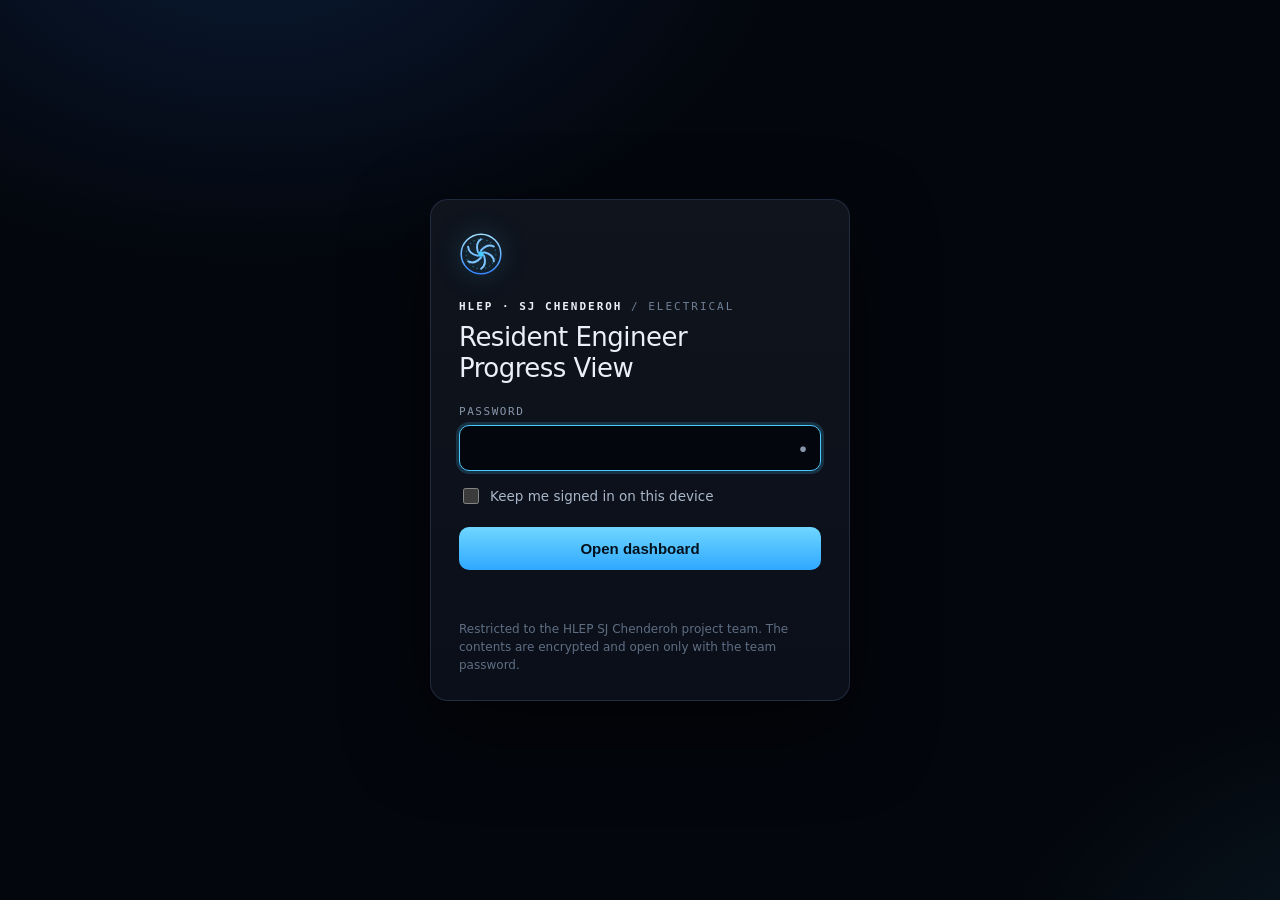
<file: index.html>
<!doctype html>
<html lang="en">
<head>
<meta charset="utf-8">
<meta name="viewport" content="width=device-width,initial-scale=1,viewport-fit=cover">
<meta name="robots" content="noindex,nofollow">
<title>Electrical Dashboard · Locked</title>
<style>
  :root { color-scheme: dark; }
  * { box-sizing: border-box; }
  html, body { margin: 0; min-height: 100%; background: #03060c; color: #e9f0f8; font-family: ui-sans-serif, system-ui, -apple-system, "Segoe UI", Roboto, sans-serif; -webkit-font-smoothing: antialiased; }
  body { min-height: 100vh; display: grid; place-items: center; padding: 24px 16px;
    background: radial-gradient(900px 600px at 20% -10%, rgba(47, 128, 255, .16), transparent 60%), radial-gradient(700px 500px at 110% 110%, rgba(72, 201, 255, .10), transparent 60%), #03060c; }
  .card { width: min(420px, 100%); padding: 32px 28px 26px; border-radius: 18px; border: 1px solid rgba(136, 176, 255, .16); background: linear-gradient(rgba(255,255,255,.03), rgba(255,255,255,.01)), #070c16; box-shadow: 0 30px 80px rgba(0, 0, 0, .5); }
  .logo { width: 44px; height: 44px; filter: drop-shadow(0 0 12px rgba(72, 201, 255, .5)); }
  .eyebrow { margin: 18px 0 6px; font: 11px/1.6 ui-monospace, "SF Mono", Menlo, Consolas, monospace; letter-spacing: .18em; text-transform: uppercase; color: #6f7f95; }
  .eyebrow b { color: #e9f0f8; font-weight: 600; }
  h1 { margin: 0 0 22px; font-size: 26px; font-weight: 300; letter-spacing: -.02em; line-height: 1.2; }
  label { display: block; font: 11px/1 ui-monospace, Menlo, monospace; letter-spacing: .14em; text-transform: uppercase; color: #8796ab; margin-bottom: 8px; }
  .pw { position: relative; }
  input[type="password"], input[type="text"] { width: 100%; padding: 13px 44px 13px 14px; font-size: 16px; color: #e9f0f8; background: #03060c; border: 1px solid rgba(136, 176, 255, .22); border-radius: 10px; outline: none; }
  input:focus { border-color: #48c9ff; box-shadow: 0 0 0 3px rgba(72, 201, 255, .18); }
  .eye { position: absolute; right: 6px; top: 50%; transform: translateY(-50%); appearance: none; border: 0; background: none; color: #8796ab; cursor: pointer; padding: 8px; }
  .row { display: flex; align-items: center; gap: 8px; margin: 14px 0 20px; font-size: 13.5px; color: #aab7c9; }
  .row input { width: 16px; height: 16px; accent-color: #48c9ff; }
  button.go { width: 100%; appearance: none; border: 0; border-radius: 10px; padding: 13px; font-size: 15px; font-weight: 600; color: #03111c; background: linear-gradient(180deg, #6fd6ff, #2fa8ff); cursor: pointer; }
  button.go:disabled { opacity: .6; cursor: progress; }
  .msg { min-height: 20px; margin: 12px 0 0; font-size: 13.5px; color: #ff8f8f; }
  .foot { margin: 18px 0 0; font-size: 12px; color: #5f6e83; line-height: 1.5; }
  .boot { display: none; text-align: center; color: #8796ab; font: 12px ui-monospace, Menlo, monospace; letter-spacing: .14em; text-transform: uppercase; }
  .booting .card { display: none; } .booting .boot { display: block; }
</style>
</head>
<body>
<form class="card" id="f" autocomplete="on">
  <svg class="logo" viewBox="-20 -20 40 40" aria-hidden="true"><defs><linearGradient id="g" x1="0" y1="-20" x2="0" y2="20" gradientUnits="userSpaceOnUse"><stop offset="0" stop-color="#a6e6ff"/><stop offset="1" stop-color="#2f80ff"/></linearGradient></defs><circle r="18" fill="none" stroke="url(#g)" stroke-width="1.4"/><circle r="13.5" fill="none" stroke="rgba(72,201,255,.4)" stroke-width="1" stroke-dasharray="1.4 2.6"/><g fill="none" stroke="url(#g)" stroke-width="1.8" stroke-linecap="round"><path d="M0 -3.2C3.5 -7 8 -8.6 11.6 -6.8"/><path d="M0 -3.2C3.5 -7 8 -8.6 11.6 -6.8" transform="rotate(60)"/><path d="M0 -3.2C3.5 -7 8 -8.6 11.6 -6.8" transform="rotate(120)"/><path d="M0 -3.2C3.5 -7 8 -8.6 11.6 -6.8" transform="rotate(180)"/><path d="M0 -3.2C3.5 -7 8 -8.6 11.6 -6.8" transform="rotate(240)"/><path d="M0 -3.2C3.5 -7 8 -8.6 11.6 -6.8" transform="rotate(300)"/></g><circle r="2.6" fill="#48c9ff"/></svg>
  <p class="eyebrow"><b>HLEP · SJ Chenderoh</b> / Electrical</p>
  <h1>Resident Engineer<br>Progress View</h1>
  <input type="text" name="username" value="cend-dashboard" autocomplete="username" hidden>
  <label for="pw">Password</label>
  <div class="pw"><input id="pw" type="password" autocomplete="current-password" required autofocus><button class="eye" type="button" id="eye" aria-label="Show password">●</button></div>
  <div class="row"><input type="checkbox" id="remember"><label for="remember" style="all:unset;cursor:pointer">Keep me signed in on this device</label></div>
  <button class="go" id="go" type="submit">Open dashboard</button>
  <p class="msg" id="msg" role="alert"></p>
  <p class="foot">Restricted to the HLEP SJ Chenderoh project team. The contents are encrypted and open only with the team password.</p>
</form>
<div class="boot" id="boot">Decrypting…</div>
<script id="cend-box" type="application/json">{"v":1,"salt":"SnMX21/EN8oNAfRYH0rh9A==","iter":600000,"wrapIv":"XgbsD2gnA2amhtgM","wrapped":"JfohjW0dW4Am9qn6ppTNHoEA0ARchNCNVE/Vl41HFLZieRfPSYYI2+UmBbSeNIZV","iv":"tkBTRMbrSWcW5/fH","ct":"3WoTxwE4sEoIADPbIPN/N1VxGtsVkZcw8bsyNnjUcw7Pb20KR2QULL1nWITTKCEH4pGIazRymxJcRoisAHZWvv0xE3pMsB2UVYR1e19WThDAHR0NLcFBC/V+0WNimQMR4Wt60pMRDn2GQgtUbnWVPUVAJjBlW5A6by002e2ZEu9QPeFnIrjRaOu2lZL/LqH6X18lWkPtjp4PmS8Ip87eqW1cZWk1xfvtFtlu1koKN60aY4u/kGqh/H/Cvl6ZpRrtKn1PxtlEfWLrx7LRRWTCgWIBeKjf7zf5d477NQkp1WZ021pVwKksDIKDsWeDh1a+hL9l7B1tdXiWVfBk2t2Rv5nVcajh1eqiYy07pKH0PrEufd7U3xw23qWtl/mXWY9ygpaQUt46DOtOPcPXiEK1Owd3geVWb3vY8jMtjaAfDhRQocQkog/DFud6lyN54hqIOijpg/i/9gH43jvtTofNZJ9e2NaW4q5rb8B6HdW5nYPzEyu5j8qt1AVY6BVdzwR3hLHkUU4ZulZ5q7RVZrhdOBzaGfBF95RwMhs4aYR+0jqI5++gOSru9W8XDbunFs3Kymkmn8CRRvr8ZxmS8wr4hUDlFNT21qwJhNBgpJg/OrLC1Fo7ZuJJHyn3fRfRH/uuj/fMs/wdShIKevWM9XfAb8tNkIg9A2wiZBqwzHGOY4UuQXjen67VxiP7R9VniTbmisnRDC8ys79gnupWc4AyUGY+tcZWDLVfq+bh0AMBt3CNmHG/3DCsn2EFp9IorOxplYuzq+CgGjf3SzUK/K/q3/4/e/DGAcTDkUnAtrUnYXjQ8VMZ3jfQe8gAoUlqBrXlPoLgHeIuZKxPL/T9Np/rD0UhJZlG2Yw8BHBjea+tXCKGHp9vz0RWSIOZek1AE7gdDWfKZEZ7P7/+r3QrRY2bpXdquI6lSkzReAT27OXe+7MsNB8/AC4TUoGw+ZMaZfZJij59qQoBmTgA1SfYnMCCbUOZCO6T5+tGJd//VLYBk/AeuRmmp5CI30iMhyIQamM6lcmS33xzJm2eTjljLhZ78Mk5tYZxN0IlBlZx+Hh8jaAV6OlbtUd3M0Bnu7Ja3hEsxOSCTI64baKBSmXI2nA/DY7dvYyF98x1+t0Es36bpqpwDW/fcDp6+96ecVs8Rhxdnm8tbMQotjNUes8+Oo+kGiD7Qd/amilsJKQBVkfym4mzK6Zcc4wcm98JzMywa17756PJEPp9a7eoTX6dz5c52ZP1WM++XeNoHYwXacL8dqfoAydSvp5G4sioI1g1QM2eKhYFLQPNRCYIJDPGBnaFoiKxP0PtuCpEPKUuZ1DtKskBbDxN4jBRYecLk/03JzklowdhLvFqtpsYqwfQe9iqKk4det1/wkf9kCy2RBEdz8W6r/UEk/VnaHbxqZIP4bq1uOoCPEYchhLujvJlPEkXGKIgX0VwKAg0H12pj8RRLGtD8hhL2zJNfvpod5dUIgUUP5oQQ/pxjCwPL1dr1UyThwoaj5xbXpsc9FMY2N0fG/IUS+8bGhE9Wmtqmcq1EZmXPik2IDX2+gwbJQJRTqAAlrJ5x2moTcRCFJFCWazEVZz66dQ6jVAZKAsyzMzEEr0LnybiCPMz2150laKIaOTuB9vObaZmIGSd4qtdc+8xA+zcDrCOuofhhRNvEN3W5R2jxuV1eShJ3gbiMiv6/zSlfBwnq9immE4Nem1/lyeOgxlDa8Q4HbdTJpHynB4HWsx/Rx2iJaTM66u1kCHJJFNSt16zxdwQNTKsJbd2dzsMTeeM/KgachRJc0Yd+UvTtJQvTx/aG0vJbREFHOtDe9b2i2qQuwoFR5GOOIqnW/Gsiv4oAAgsYpl6j7AnkC5q6gt16vvTqbNbfYfWw1Fe8zfAjuAYzB52GIeD7nkRCaVxaVqYBcmVetnKaSGgWNaTCzwE57tgx0bmg5QtS4n7wKuZhvFJtV7vbjzpUZuAOmDNE69cuiUaMCisOdRj3PbxcfAiuXQ+/Dc2xzqIiuahNxx8v+RbHxIJ2nRwJfNdp46RSzQgYdGHoebiHWCTOEhOU0wfspchemg91K09i+X11nAQ/WVRCvn/[base64]/[base64]/MPKd9uge6sY3TVklQt9aGchBudzApRJMN7onFa5FGLmi7C+2lCpK0WzNVFtcV3RPG0h4OtkKTGQfNb9s7AZfvp79LQXirJY1GA0CETLs9pTJfKXvX4jp376M6hImJfKV7DISQkXt06RtQvgfhCMF3zUXNaK/[base64]/hxvB/FU/9Zt7ZukR5WGno2G+LMp591jr/Xo6uyRD75riqY7QTB99Er02Zq1Ytr2jo9YV8ihPFP115ALaZikl08cDoqoHSnb76yqEZ3636syEGF/rmjCeysVLfMIMTXBbEXuxW7O1MsCVyValY9nsh3P2MVajDVEfOfco+JB02GhUYynmGoFdSeXxiQPe37yya66+Cd1UGeBGWmkT88nYuKm3RqQ/oglyq5WXMn17gbIvSwfFMcJC+8i6Y6WXtEZOF70VcDgRTMxpWziIaZA7H9cA8rqAs4pHDXMxe0mUd0e9eFgiagAW/a/PYZLtakB2touTcPYX0bjPLyUeJ5SDPiy8JWQvkIxtt0IeeIB/Cpifa7xDqLTIZXXYa7lFdr/KZTEu6onNKHrHeVnOZ4rP3ewonvTbRseIiTRCCc2bG11kH4DXnhZA71EyrzMr5BiS2sKBrNa+vbJvSUaHEzTMoLwXIBgxUulDQWniGNJELQRnUwtjbcQSsWmjZzVOVtfxZC8wiWYFb7suqSzePI/[base64]/mrNeUdBf8szTDOh8h1U78Z/Qsa3rFyMsnwFNph/6PR6eJk8rOr92rW3l4usFW8S7iAxqMRNWDkj4h0rs2JPeF+4Kningo/hIWsH1Ps/3kSg3SBUJJjGq8wdSySDWB+26EnHjAIHTFV3ngK0JU25NCXZTGcXN9spPFTHhY6STqA0bvgOcEd+Brj0xFG9bOy9gMcN/oGf/7/Vwi4eG0bKO1SiVT0lmuHzyRsre/IOEBWLY7ekQPYxSElh/bdeNVpxo9urrsXvrYa7o/z8i9258n/7lSx5q4b1bH5TYRttN8EGwhZYdc3hMlEJ7/h0BoL0GeXulCL4Qg9eeMLSkZwlvc8XaI6ITBEa/bCEVceIwspdFCCMbzmxnom++5RwYOcHqkJR6jOn8c6FerR4GiERteZqwzFe5JA/kMbh0Bl/CHvxfzEsCaOMA5w+L2sCoQzm1LoH0eqex0QyJ7dtVBJiK63jwytdmR5uECvJmj6EXK4khn2PK/BHlzlAjfSoce0Jh3r24xDcy+IY8DyyjSo9epoMe1Sz4xO+YopskkQFZZkMN6El++f+irGnjbLrLvmPb5gpFyM7yXbI+qBXK1XT2BuhW0eEIAdrPtHWAjtbiBcb09L2fazQSKPYq1MbGM1l/lBw4ZF8rUKqhhE+kCtbNw2yDNegchI78Q99eS+JV4pX8RO8SSZt4BHkoR7+oOfGKv7U4CfB9xzMEaVvoky0vnAxEr2SGRokzPEPcNvQCIhgBh5Od5TxP1/K9iFdQpVt6piOj/OgSsKRHO8z0F032Uw7quRKYpfEJLAxOovEBKwQxlR2t9hCReVMjLRDxrepeDq6WlHtUpD9dxvm9xaMzoZ8WKhWgvn6sq6ENQiaaOapC+rkf9/poY42zHKyE8XMriHzFuwZvnEFn9elUkYQE+pyd/lSBmwkdtF6rnlbOferOsyHID5oh2lzNRhq77SEvccPrawcsjUVr/ug8VCw/KBUYmCPlVBQTSrril2VbcgftN1h0RcQw7AEsMLrMfv8cOZEd/OFRGHq6pzjnTJd6dlQ30ZAsQbsve5B5WkZKwtXfWdJD9pnxZA20gkYKtUP7xYR616+mq4C0in0smum/YSbNs+NNhX0Df/EpOYLXNyE91Eb+w1ZD5IFmtgKCIqLU4uAKHIM+8YsE9vwXi0evvLMw6oeiOYR9MXVMK82H6IYjG/MNNWw5wbSkgq1PqqkaOm3h0GUoVaLQwUguf9CQSy8Lp81GCQAj0bHNNWJxcSN1YU911rjwjabJbd6vp/ZYH2cmFqnhuvoNoJORAqkjUqQzd7SKOjUYrYvaSVUo9e/0klC55wMNdl/AJQKp4ZthguSD/C6/CCqbYlHX4oZ1AudUhwpSVnZEFo+rqx/EkfpG5k8QVrgVvJYUQoT8qkZe7IO7IDFbPWgQ24gHiAxowfQyBwNhNSAK4DzTMhH7CBZubSgm9Rvmw/xR/2HKhYS7/uBo3a3HrGmcUFc0qGb85u6yr1oJagfdGjpkTg5ca5LED3/YuUCp/s7/XeP0Qs7J8xgYpGQlPvUhn+jY1QpqgTw6w7GHXWL6Lw+RVBwBdm4HMxX5/1d0BnRh1J79xV6WESTsoU1Xdot+o7hGVYhkJijvNIWFISHybBXRB38pQOsuVCP5Yux9xuIc1a1AqpdC427zKlvRL2tfdKQT3BN2IeHSArb9CVoklPfWOCuiGrS4qAYcnUB6k0QGLDqNp19Ez05C3UHEqj3/5PaHKo7IkJntZQPb6403x59mhLG1mu+3iyklg4ttHQGDj/TOg+ykCzZUGeLhrg5XUwT7PE0UgJPdfHnAAT6Xi4qTYzr5ILevT3mRYcRZmUpYd8szxpj37gxDpHp6lJoZm7KW4tEhn6cfdkTNv6BSwqz1UjqjOoVN6huc5rB3CHu2gC8F6Rr8UWV9uBY/znq0zwYxKtodtUedliNE47SgV33Kn/xHlDY79+wOnbtgwlagDwFEcYsLBOhRONs3FMD7T6kCz0bl1iDJZFRyiRvD1uAjp0dzLDrc9v8ECDWPwg8tN3Ep+A1gXRUP920YrZARd7+V5B3lw6biXvLKVYpv1SxHh1R5HhnDAD4LEnj/cOoh2zk+i/1QWoH4285ttPQNJkZC7d4pKP2JeruxAbASEhR9GpyU4FTyBNnENI5Y/uodZd73RqrP0uxZPL9mVnw8W9tg0AD061ynPjVTsY3/rxYNLhTRStOfgSOW+5RkjQtmt8A6RWyjhyflAUojoohNXlGw67TigXOjuvFCScr9coq0NeJYIseL+ayltQoIezJyLZQJlqhCL3NDqAsK3ruq0xH/QZH1s+KkgtCpwsU9kydG8j9syKdttxaVhSgldyEKq5FOymvV6P7AD1TDGdEtkDlEokiKNBkr16PXA6551VX6TtdbR/oz6/aUeB8AkK0Vdzeg0dzZ4LxAwFYJLg3/vDJmcb3T4eGeODzOXKl/G0DiPmUqtKhcGi8q8t8SCmOuQWb302+kRKXFaV5Wl7M1eG4xy+JxuNyNXc+dDT0CfdpNieXzr8i6iYiTl2fZr47+iRKo7tfjJb0d8RVmSigXGa+VjsxJITrSj5uby1yeGLYZWc3KEC2llFhoZNs/0y1KzGRxKjPxcbRqvhvtOizGx5gfk/BWHkbXAKqzeSybASZGBd6zQY/[base64]/dVD+CSFOsa3Ql0wx4tjKvrN2d/L1uWxBb/ciAP6GLLzK7cLPWUB3XsOOg3jwe6s+VY9aqKRdXwDfB/RSI3HnSkvVivqmhhvQrnBkT0tYWmuF1ZtQMpf0xZVRqw/zpuavgGfzSKjyWpZ7QhjaXL1IH9aq4JiaMM8zrjelvOv3VCIMfhsBWbHqbQ2BQrW+uqGRXLQjCO67Cna3+6Nbhi7ia2S2/h54L9S1dm3oO4b0y4nkJd4h02yEDmwJgkgUvB0+8Ep3NMaHXiOnO4LOPo/qjm+FXMESw+vc1o1dEEvIefnEDdvj1c6s0rCY7XmqO2/zJj/PNob4opSpzfdgPrUV7Un/3a4/JGjSG9vMe46bnelEryBKvt6q/bNZzOquGikYqPPFnvwTMOgL0G0acWAVKTJyi6GtJ7Idn+74LXXngtjfFLqlOZmLat/7qf1RCFtEPeSuwVLl3LELVR/XfVUvgzxYvh1bcLsSluYz/92GsC3T8xssFc2VT+4OL74e//D6TEU2O64yAU1Z7PutkQWnstgJcBDuMWzMmtCur0N/ziTQ5PBvAuVoBdlb36AkhvHYhjK7M9zXxieZ2WuM7A/PJINRSQxpXdx/jNzVdvES5ehfKKonFnGg+scU4A0JuCSwNRvW+hUDGa0EozaxXvBmeVJiAqDDJqA+aIMDZFFweWiXeizUFzlomClYgZHvpzZa20WP8GxenapZQEtXit1z1r/h0nrD5Vkbp6HJBrgcV09BmFvi2iymYuatFkwZc4ztS8R3EmOknl35HSXApQk0qVoPFeMihcI/la3yAjBDjU0Ik+XWeHWjYftJ5dVwzaw1U1tZZqPLhDRoydQMAO9Rx2HZc1TmWArpkbXJcczyp0h8KgfhLMwF/5O1Cy42IeXFSc3qZDZaAD/6zA0eM/[base64]/8vYDUQiHJLF7HkBDKxvo8GZiNQbc90d7icgI1pXXojoUiLR6d21lqWUSSw0zQUW6svbQErZoCI+dRRxPTLK9sTWxQU6ecsQftfQI/4bzZ88mdEHVn0zaTZ01wlHUslN2vRnBwYBJDt0aXgWM9iisG1smMS7/iMQ72ZQrm646kNDfw+Mrl+gnQY5avr0VZP3xNHVZS3RPR/lUjYCEYHCqerOF+bEJzarpQjBLUaw6QiPNb6Ou+D4WM79LtIdNDSqncMYaxjWfBqV6sAiWjpczl6xqYt3mzmmkSIl9ftkW/HYqGc6BQum/0c+wYaDIpO3/0EM8x8O3dIemVhFv6S2fD0wfHvk6VPFGVTey34U92qgsucxE7YFZyVrF1D9oINdGyNcpBwEmSl+nSDidBJMENx24AjfocKZQ5wgSYTmyzjGKmXIyiG5to2f33I8ubJj9OW6lvCBgjqaBXI0DVkDsBeRNIe1er5O1fhx+rTa5siSM2tYCKJ4V1O3aYJaLzIYVkUUBd/[base64]/5jv6+8JfDoynGmXLeaSEUTABcBQC2+4L2uXNCeshS/5SEled9a84MixlCFSh8NhNvblOsn9wJmWAxwJtPfDAs2CrP/K9YmhTAY701pUtb1cAdh9+eTy6kZV9Dba+N5GWPD4itQ8kp9Cnt56lvD+geLjJbs28/d1Qsd0j8XIrvcwfqmcCEhBAh/hU8PVHnqDGRGp+sXY9u4T8eZHWXAbgCMwXC6l6J0xl4dUqAqUVx9nGqA0NztQvlPCxTyKvCG46GCIgssFg0W4USS2mCOjADF12VQYsuZYR1PIcSCm6KbNCLHF4w4GA8G9eQf34j/QULgQM1njL/qK8O797JGtQekN/0LB0COrj6AM/xXJlk7TIQJvMGLTtqeQ+JLs0OwNmP7AMk3at/gDKjqS6VRjQ6nQKkguVLO8G9nPHyCX47ZGw3QAd6ryzyTujsVlufVAtcS/V4Vtt64vEDQXFzctIXvk0bwRXbpvjwlisE4O7Xo4qts+NXYAwe0qrQW4jMVkA5bR2ZYW5bnZJIXY1cbVz7eelZovUSBU/wofRZgvzAgoIHHvfCAkXeTexTmK8/4cS5Mo/hc+pJN9RDh5sPYkejOwJvNOKpjNobS9wWxc5e2LN6W5FZEnqQC7oC6SEwZ4kxSEQEG5h5Koge91rep3LLylGU5sUDl5B5VRSo4yk1QoI6eVhsfY9zpBHfFrioHf4ujcjOQ5wl/SBE/oX6wzwQy418lQ+KCXWQnIRiCVbIcKHsuEtqlvp5Gurwra1SN4bluQPmeH9O0G90TGGjCX8MH6FVjGE3P3VdSkt0QBmSTSz7nAU9BzzAHaZqAw6W3R1OSp0tLJP+O43tAev/B1IpmPbfwLbV06pYris7cTdt3iALpB6P2NNc/pvSR2nOBlEp8cAAGsMQROPXIR3DHIqPkPo5u0Afhm2+Q0ruP1/FGLhIGloiY7pzWj4gK14YGaw0O4LgrIu7XKRnVyJz9lwO12F9YBTJUoi8jFw0+moNNP89GgUZVAaYtVzAtqzir+55CCa1XbGvEBKcfNKIxYC8Dl+GJlc1mass3oRuNzNQ+B5WOb0l7EfZzWIXCZIjvdZm4jAVp5fmSBVn1SXGCe7oJHS8WVLAU8IsltWvyJjWCj/90zNF+EQRUVW7xvRrDDLjzxnwVTmMSjFjlfTr8LHTcmN28cSak2/ueMvbeQJGQRDXxEAqVxAUV+3ymkSC1mZHqLem/28T+TA3aI3jdbOXLvSemCGxq6d7xQ8E/0MPX7ScvyYmQWJaUxWSmoVeOCSSZN/7EClTAAsXFT09wYufgUD4ASSKrrUpUXm6NMrDTARfEo8WQ/UF1Qa6ouDxmOJSN0Yi1zg+uaKS5MDpD1vPkw22twfGUyVy9Rr7nPDzpBMcRUoFgSo4NqWgyrVgghmQlg0nuv6Avdmx7o9v76jIOK4G/A+mEVSldIYuY9IjP+GcnIsH7YvNgM44veXWi+PNaZP7AexX20gFtXsDLYoQthR1CXJCJDODdfiSOjtq4Ef69XZNFQaM18aEvC5QmLkpKM6MOBx/Fb3Pgw8hkHJtMX3bYUeypJ5bP1oG1ZNi4XEWMTNV4AlGlS7mi520E/2rzSfh9W0XrqzbXHXcG/0KFeEYQl2XYEEi230t+REwtUVdI7PRuo/YULuSCuIijaR6Mw+K8/bIwKKa1spPCf6iabuNXZec045UEvQLOmpGBEutXSwFwzPBa0t122qPkSLto93dKSObGMC/fZ31vgcMIV2wTd1uND6CATsQp8cPaF4lS/NiyxUwsDMj+VVNqfY4MuK7noHtIHJI0vqJCoYGFtUo020IIa/XeKm2q65SXiTYqx8wafccLmt92SX4YxeOKSwWhBRzXBkbtBNNmaufygPmUNITLTKo8kntrRH7s5i3sjq3MNR7bPJyRRpg3N8xSM+uV0cI/3fealTqTPUSUqU42gjmGQtuJGiv/4HIZJOdeH+nsfy2aFYkuesLYtrMuAbg1G77p0vqzqF7qvT6ADMA8w6cdLc021zKxtJgALPBjJqE8HwYbVsvqvArdTXUMkmC0UHlj1fTdXqc8VjkA1Dw+3LcXTszH4EfMhEEqqqGCZMjIU+xBHqGVP3FZKlHx4ccBecp0+Gg/A8W+OZ0WDfWbxn4x/1r5nKV50J1UYrRtE0CV4lwCdyPqJT4vTkneKJaCGTGaqsCbdXig5eH929PFK14dl7J4irGkNFw90SCVTYnVUkVLHBKIvTjB8O5W5aaVYLFDIZajxwsDaX6Gzu0qFOD3bfBM4QAIQk2ioXc1ydBWxv6Zx+6dr40igrcQ9WrX6O9hMF7zg/TdcSGIJBRwAjNBkQYxt3NjzH99VTkSTj3x55r423nHjmL8rGo3+zRAyFR/3pg5+WT0mOd1clAgDi530QHhkuCROuqJXLxE7A3P692V8JVB2BSBFCNqi6vlYGq7269r6/FBQto7NEcwruSuZ5flK9VEVgONeAwKttk2WSlcgolTx4C+lMI/Iyub1oY1sCFst8J/jPw7zroGulDMvKjbednZu6FzDM7rcVpKVAcVG7WILIDVeIrIrmGACa7o2DRac1OWoGMu5LKP7jMOpIsCzPLBdWT+VEOUsE09ORstzJN9vj7438oQy//[base64]/09KqmOurJMqCKJlhFWcqVtuIO6ayn7qrzQhmegLCI6XD0kpH6xQD0Kjiw9DjQlH5NIyxrTzaK6iULcri9cggVg53gJYjzGzU8zENQobqvQgPYODoFZPqN1ErTys2mG/DxejnL6TWPcEsOTRjG3FWLwdN0cccGZiRwUBQ9Eb0cQ3h6BjTsDnX8T6K0f9foS83emmtW8sSjZaPIt0ZsD3nnKH2pCmM/KQiFRGs1M1o7poTb0mW4k/lPEVVZ0Vk1qcnrz20yvpVIWOIi70eeR5qhWe3IGmqZ4H4DtXXbhMFsyjsg0HwNIRgOkP0l5cxagQ8eqcmZldMAZ908ClpY4q1C26gbJNBvWZq+3SEkpkH/DddPqbh+mGmqeCKSQ5nieFcKyNu2BMARV0IvGir2sGb6IYh38OHHgloYIeOUYETYLt5fkDCHzGJLrEqM2g8slJ8OyHH1lboVAIQzDM5GbgMcDwALQR/gtoT+gecRu0SAOGw43eRg8OmvUW9lwMyle3ETQ7coEwuQLvkltkPKYuJANUGhlD879Fkn9bUwsuEA0eGEtRqYDtmEcX+bpEm4+CAxPMw+8JMYFqm/Y2UKTOAEHTMjpRr2nucGjR+bRTZTl1VJ0MIrGJizFrx9q0B1JQ+JXN4jexJQ39zzfjiOaDQPs3UoCEq2h0AS5GprpZjedBtxLl4zsoLhjwtwB5MPbJAzEQPLaU2/xItXQtbe6oWyJb1WC6JxsFdlUcPQxuIG/fxyRyXhSJLWMDTcHPyulmqWCwI3WQj8uYdzNWHADLuBQujsSWSHJmaW+DTw5y21Hd1h+Um/PbcI9tdCswJu7/nyOoe/hHOOLE5B7qaKyeTaDun7/[base64]/TMrKbj80U9vuY5FKpi1EhZSuF8fqw2Txz1h+88JtyLdAeHxaZ2FzsFPJHzS/o6NdnmqPUyvgLRTondsmC8DEXhFfuLQ2CmfyFoXqzT7qJpfIfeRXUTVtFlNg1J06zcaOEDaP5uck1rUH2g2Sry7lMHMvdbYYDYcw8WE58APdg3ilP95zXgxPqnG9ZY/tvBY9wK0a1g9RK7xtV/jUpxyXHtGMJ6W6/oq1w89YzZy+q0HuvRIv0V8/NXcB1pk+E9RQajlBp1Ewkj4RR66vnDHYZ/34119l0SmFJcO2mz0Y8QXqPXfVtDvN1PPUH7tMiBKgL+GUbYMp+guL96qygTudwBOAouvmG9PwOqtjyjovmFs06DbkT7xBqvpJnY7lzs2NocDWJ1YIxVSfVq5A1Uyzpbc/tJVuqhf87OYMPBuY02J+neAS/SdDpQh1Wv7O3tRLdshPFKRtJzJIbrw3D0PAQCsWxwOkVrWIku2WKfbdDqUgb4pZ6azeBQ+SMyDmVTramdCoC6qn66aGFHyK1lAC/fE0xklIFBsJyIDEve+u+hJXXBQm4ERGTrIWltw0jNy5JxYyXM5AWOoa11C1kRsYgw9ENbgUf2eY4wvyNY65fFMk3SqL3RsYimH1jttCYzy/Vv/Mb6cN4ZGucx0rLr6/P8Hvu8H+l4QH6fW8XvSvuzgfgPIEfOdBUnH1ZDKdUlSywys9+bzmHA8RDSYZDSgUJPkqG47yp8R2XsI6Cc4jHN2aIX2kqXJPJo5x9ZghQIzNelgh8ZZuIsGgSFk94mFCL5ZCvFd1odtrSUGqQkVhg8x3xWjDbOC3Dl3ShybYhEeXBITXRXT6qj/kny2106CbT5/sYPTG4BrNIBrrgAWA/uCxWGtLYGJN/n39Tpksp79hZZzKAtOw6YBPX6lIV3At6A5OlLbz/t4PHFLeI3XZGFD19XMD7JBhsjZQX5oUtRaJssKJAUlUfFLn3YQlSoJQ/nVwqBdDF9AD+6mR49hvdQu5JCU7cWF+8VVUXvCwAHh/OojKTUTR/K3pg98oCtkE1YiQ+7I4RnBiujdNJT3yZb6ugJSdpyMrVuk25V4Nvtj6bU+SbthelxMZ6Ty6YRqaj3Nvh7+lVC5iKiwYfcqYQ3KBoiAlLDhB0IJl/V4Zfc+m8tLs5bNcbQjTAK3r6M3gJLV4sjmyd/4zadvL6RozYETB8PeqMSii4Lh14g8qvou0/ebSBLwtSuSrfYddswbZNDwRjXbx8cfjkHV4fP5PVbNYPjtiFAFWXIjyGOE9eQzgPK5F9iSKUOSSQAklKwilMMDkMSF81JmykV/7EVhgWtVEc9CsltHqb0c+cnS79kOnkKM6hk2dQ05/UdNAVWP8CCmBOP3+6Oo138+tiXnwfE9tOp+CK91WqqNjTYI4mmIzn/dQIZzeape4krPBvJezy98WfZkkeswfKR8NcLeoELNNbTd0gitLtxBqnfUaq58tlJ+02U1CCu4w0voGKLlq0Gzh4wQ+9vc4NExctZbr4U5eQ9g/Y7L/3rQqEOq5Knl+FLnr7UeOb0WArnPKe/o04ZkUY0r4d1kDu9Qo4KC2uBFsQ6xo0q8tWgzVJn2SgLXxJUHi0vqg4oDFMLv8Smu/+H3abR6jV+u+XmhiAZB/N8mHHX9gblSSGsVQAds8m1O3jobqjU7b1bU3ElMi0MBrBhm1/MvIruHk8KFjrMIDUjijqDheQWcf0gT6LLQA6zqjGCT/LAGgbunlZKfQ6CamItt5dWioEFXx8t8Loi81nPP3HgNwyDcFhueMpV37QE5YpN961mOGLCXywfFTcRHhq2Fd+kUgPYDIWYu6StyVzhINVfVFRGItXDfxFbfkH21+IPCmmJcKWEs0yHUgA3e/IDPvauIKyDy759XK/Z//yuFAnvDpzLzIlYgXAcZCS28eFvQZRbENcwjctqQ9hTY7I6EQXwqp6uV4SKX+0mys5QJ74M5jKDVpEZrXeH0K+8EpC1RZkMz0Fa/JUYaypk1T7mrIhqvVwDvtk6kyVjdbeKbQ6zB1tQ/kqkchaFMeqRnoEWscmEkra0cNsxqdXbWfL/sxGENoCViL9/8588IZghRAYjTek9JTy60GEY/IH0y/fmk2mRX3q8z9P5SBLwkahNUYu9xfWUvYDI3njwFvZaE+pmiha2NGs+I1qgxs+NydZqxHG3cDrMpiRJLAyKhh9dJiBvlIhOjyBNMY5EgPZm0mJw9u885Mm8zxy8mPOsNFtkg8kZCNnRVFFbg/dwV69ofJoiWKnsJ/pMfniGbFG43fTg+9NKepDgRrrW2c2aY8O5hafsdcPDXUQQW0DDD+2Q/d4EVdN2jWjRa5POZ8+6kOGKJC6aY6d7/NiJKvTpKuDUlB+SZMxjXqMWJAp5+S++mwCBZLrOPw7u9Rr9/rZqE4XEceJf3BFacRx/biknEhAPNv+xYiJXGZ7ddMz8Af3RH2uJnJHLDMBnWIzQGcM9TPiHnJJ7tD1soqvCjknNvzkw5pF9BQRyjRR6Rm7Ne9u0PfRhKfhuGk0h+7Ig1GsCvqmoIj8bpdy6oX/gl4UI02YOTJ++pnBY8Xc4k7k3bQTnp0IiuujRAwqRI5Hxj3w033MH9GuBzfq3+8GBRWK0zcWd/purtOdc6brbHEudHltpybp8pQRDQEm6fMt8OxE3B7onoLkxIlQUkK1rR/5nQx3Q2dA4e1Xo+JXtrxPHKj2HWeWA0BwrV4XXCc3c7eHta6zN43aHYVqV0INVv8r5YqDjyja95Sdgn8svP0Srt6nyml5/xgkKH5hcZ+QWNUePc98WZ9G6HR+8uJLWFmI17PWg/2ssx1OLiUpXFyLcDrCIY+SGcCnIdwHl7l3UtoeGbKU2nxs6Rmot+gcv5rnTO1v4a2Q/MoxZvsIEaPlIqThhKLlz6oRn8KT9NVuGJX8lo2pTfMBI7F4edAjqS0bV12+/xfajz0uaN9mEeYgOOY7qP2myhWf44f5qtZBcRxYdzmC4aLEckN9Qdc+axB4ldhuCEnrRRDTZW9T2zWejqYjd1TLJRRy3tICIVe7SlpUzEfk87dnO8P/D/GFwT3te3ow2xpHsP4Kio4z7wEFLcegHMEM1k8Wueq6meah59rRbQGFyQBu5OFJ2u/BtjJ5kGbap1gyM87aok3c4KKKoNlfcqQKcT0dxfqM1VZNAROkY7mDv1Rlx8EjapQaPrPLsAkCGZo2YjX98swHCgHw+YyU4E6+Seorad1jEtfbChCsf3VmbFpkeBxQVlgJL8e9BJ/HhWQDtm9IiJKThgPFn+hSRePvrfY51XNLrpUeNMh4gbIrkAUQDKQdx4rD8cx/[base64]/8cf0CWLLoPas/AJx7qweQvNYYYz0+tubgp8gL+lo/EBD4MLYexdsBaKyvAeK1p8yHl598Ss+U/shPwKoPsAmBwNUQXFZTBXuoevrghWwIJAbxSeNp81K7tSxBjYxJZeg0BdmWthDnkIz+W/a1FnoPhyxgnlhKmsXvPxYMTONTok3+xhV+seo8xGsRSyhhSfOMK+Wkca86URq+XYs8uPLx3CSnFfcDzUSHvxNTtF8hkZh8qBnJ9srFAycCq609B8fTdqOmsDeWPH1SmEFyav+Gpr/[base64]/3kbDMz33NxGZT3SnDrpRK7juXTW4o8brJ6ryZQuhmvZwOafIOLZtIKkXMP4dTXxC8EYiuAeb6L8Qdrn1jCANKXO/edvv54kmVqRjP45mtGbLs7NkdpyhQPVpT3u7xZwUMnVf7J19MA/kdjzBH9KnU9HjmSGRAr/M76vvBrrZARGbRC4V5NBeun8Y2NZ1DBiA1erToiltNj9JaBz7oU2CWTQnKgO6wYZ63XeRMOUP+KuQVsAWzM/EXYtmpSGzVeqQzKycULvSm6F5jKpvW3tNvLyMioR78F73Ej0mG0TZLHNZwOg7CVwiJl1dTrsb0kYk2q91WZ/e0dSqdHU9uQg+QBif/+YN6duu5HL5vw6HJYlhBlnG+elexbHpbuVQ5ZKHCHofr07Ae2JgZrcPo5yW7D9sG9GEYIvphwQJrInLfWadBMGsh/OsovUs+jUa9drVuApN8s2auyERdmpwKa9obTvNcYXpSmDZRreR7l5012ucwzJyowHmy9hOmPqd8wgY6Wz3NlgcJWpV9uMeWhqPC5bKq/tL0dfFmeSjDEIbuI88PopP23HaALlSzeUZmoSpsr1qg3qPGLQSQ6ubFach54QCngR62Sqt0MJ994NjZxHXWQhr2taveoXqIPbHuY4l66MYoiZMZRchBP77JU3CVc2j/YjRWv5J8Ws5UbcD5QiNQY2c88fFOEd7QhvU+xdRhcYxFg81Q4XGXRtWkmQUSvj4rNEmZ5/dKQPahaNRi+2O4++QPYOiVUNOeujbm4JBAY+9wZivIV3ZeWk3r4gRLMp9c4Y73lLX2LHBJBT6eoeUflGhMs/yCObGRgi+rW3eEZRKEIbeTNacqD/XLxWKW8RaWnI3RuEyGjAI+xEAYG55kK4seaBTFQaiyPru2BNj3HqIcU2BQyTECU+XwOkJnfP4fM/f4CdkPemuT+Hxn4OuGIX6DLXufNzKBu+6Ap+KedoNNfjpvLTveBow3HweJXxTe/4kqu8UIHIiSp3KSduWeaRQCIUrpxf5aTuZhjMRlFQDzClZ0F4gdKZouFycRNuVHanThCwsD4im0I71QBu2bUfR2rCkMayhIg3gI9ovHl8ZKz2fKIYo6pXDTwoXbllmIa3sIdiyx+JEt+onrNBJ2Bl2U/pzQBnM5yoE1pIHRKAKhxnnjMBiu8gTfwsaWVlKml4jYFsM8I7WX3hYg3JY+jm6RH53L/uXMXzljtENBHdLepbaZJugXmS12Lvb2agw/1ovG7VxvOJSDr3+cZvKK0CMMLvjylEeIjVtSNx/UgDAij/UJKT0nmbo1P3bo3RgCXu7QuEbV4kGW5zRSnVUGT6lRR6ndcFZKmgtqMZG4hr955ClgVWFiD0nv/VQbjU1dqxue2gkgcOzKo+DgPvuEz/han69x0y8+AjKNJ5F28+ZPLToo7fbLaXpENgSymuYVlo7rsPOfPhSeaWqXlB66O4SamQb/geu85iTh834+OBr25c48wTTa22uLmRmgEa0KeOvkTdqIe2Yuj+gyfbg8PEJoQbTxs6YI9/dvzy0xu4C0z+ClxkwmMvJGhiY+frtb/SAejmGgAE8A2Zaexcl1Wf9R6hrG+e0ZaCr4Qq2qhUKx5EQZOR6gO/RCclDHrTEvy14YUUnjYuJ8YYk5fJlJtgfE2egAMmzqS9i4+gmoc1YOUAjVnTNfMjIjkx+EEQu0KX8ebQo6jO1D/jAjhAfQEMsY2+kl4FbylCVS5lqi6PTOksgoq8Hq6E6x3agRowfQ49RFaTAV5jYWfv4iAZ/9h3abyS6hxzQr6Ii6RT+gzm+5eXkkN2+fZ9CHOg7V2rlLswY2d+KxBw+FK84xx7Wi2A43JRErtkAKYMw8wU29G9PJhIrlC7gH7zGxTASxKyhIMVrS6+/G7QlNo4ifBFadsMYFawprAMRSEMnWsZvJrZQihubfHfT8u6YTk8wrxhmBOKM5JmW7Zwmn/O4CNLuoXeYm2BjcY39+NVrNWvoJ8RPEDWdqfiuFPLBqqmfsza9Y38yTH6/xAoAvhEc7t5fOy37cL14MBrvOZaiB+ZeOnd1yppNu38LJTWt80LACaD6HBbGsJq0yN4KbIlaQLmlo7vbL/5R1p/XFKwlq/UivYleHKyRAXCdzPQwIPA7BIxsgtzMDt1E0kEDoT4jB54w/SZch/SdDTpQkkD0Dn3uMmTtoS0vuwkli1WlRzyIfa0YzXx8TrWb6namj7f44LzyAtn/uOSlBuFitUiJU2m5/[base64]/KUVq4w0O4BwPF6REhoFRAiYG4NvSGrGgGV58DGfJFOxTLn1fLaEx4FoLRNHqfU4DrQDRE3tZLxnyLZDtmjK3g7ycpq/H7E1/F4K077CDf/l6F2xugKJkfsUoTjnFdrC/InKZ9VhcldH7ACXdbw94T0iKHxK8PBG0oAhUF9JZ2B6X9mzDetmag4oNZa2mZ5HD5moqHQA57kaEbKtwKVSjsZgEX9Cs+xMDPOmEFscOMOSmt5FhQMy9KHc6a4hLv1V5g9sYb62eXuxfB7bSjjdu+dm7t+AXfuviz/ghfoG6WXLHTFNeiVUuK0wxePXiUulj75cjPdU1vfiBmp/qpQ5hXJFJZgfpx7YrGKl7xqOivNJm6RG0mXKRdS/HCPjq/LXLKPow24upqSQA0cAibZVrnjaGuNbf7JZVNplnBadjsgYKvffTuuQse3lMvgN849iJJB5MIDT7s+QfKssCw9pKa9/YrjfEsZ5aSPm1WvXHH14lpAFbkaKG8MS2xzbOJ+egO+x3RKuJyGq6g5j7iStkPYNmpzg6+WuadIyMn0dBdXuEjDuoGuSy8ulF9WZPub8gSupIVVs3lL3VjVrKd28QRBa+enju+rhBWLBP99MNotIrCNfPnn9F61LhBzX3lveHOAF/aA9WGu2GXQ2K2fjgCDlNbhPHN+WbeR3rA4/lY6FsL10YzD46OcFjWQ9q61HRN1XXQIdUVp+GzHBhP9mv1yOwEeE/uwpkkxnJ3pzXshfUqIIxZVGdqlUzU08vVFoLTd41vJdOnRfaomJnPYwDn7OXzaZq+hn0zhiAe1vpjMzuaGqjpKsgbA1zixYkfLZT7AeXW5KYdnXi3Qi1qLe3QeLDXFhNTzPlvQLtpVFItRSVBYsPivH/sw4lQ3iMIHXmf0dYFGU3Hvgbwmgq60gW9OwEfl94J8tzRN4pcyy8h1ahTX2OyH//FvJW3HQgut3DoABWkrH743YZY81Nv3UQ9CJZMs9+5wF4A/1h6K65r9iG0owWuI7/OuL/K5umDGassdTJgtD3Tg6VS5FLUpHbIRgoASCAuzDwZqKQIIX/yCrqUd1o81QRzZGNn/OrskPgDDQuGk1k7//5mE/lUB3OEiSa7A/i/7f8XzWPvYOpHsLYUznhiUnfJ2y6GQhYB3ZHrnm/XD7dcxgXNSzU2/pitQmf7u71Sc315sQwdwGdquPyld72xfjAS8HpAMUMXrUooD71PTCCp51unwINu30zir+EWg9dxDMf65/ZdD/npry3YnrVeJADe0pYBT/W32BbG/7FxrBHELqaSGlebMJnPKclsi31BAhuhnT1NHpZKpfQPLlEroWOkpFdelo1NOIynBXNODDHO5r7mvyeg0+1vREtMr8vEMWDBOnmwlVlHFxePzWFFIl4BSpHN+5N0pJHQjq7h1M4Yfo+xZZy7llEebzYJ17bAeqyWhUv22rMo8DiTrcZRTtRu/pG+A6xvdUbyVJW62lfQC7spaG2HJFgNf2vwgqHCYO4MrOLekm/GCch72LGKEsojG1PHPH8447EDkmyvOZ39G1Kc5fz9G9OuyZJLqqxhsQlUVjuXl8+NBuiL/Jx7qWCuQDGGZtmNtlyM2K0JoEzguoQAc7i4xdCNezj98fEqJJQdVQJu6GG/ID06ma8FXsv7dAOgJwfYjxOcuNDbWk7WZNsuEEHw6YZ4Ga0zCi9E/[base64]/myJfIAjlE86BYR3fQVFh83s0BL+b2kMJvEYJrj4e70nY8VD/FqFULOV+yjilk9Ly7WZ7HWlbS+iNiSIcDLKMjmgdDJGERnNj0XCRIPWl/84z40pQkv1I/ekD2ioynpUzn/0cAKUwAR8uOKRx58yrJThmdlutksHPwAVolRGJqgRNPcz526Y1+8Ygw9LIzdSetObn8mDNKbh/djF5jwdiugJdoN/jUuqRGtGEIZePB1XRBMv3X0Oc1AUjjXvVVc7+3tvLZED91ydlEbTJk329rvh/[base64]/PZhKIwQbuZ2htbnQNYQj43+ktAe0pvViPH7wfSPgzPH+pGzyc2s5cujSzRmlql22CCMPbfGhKJYmsSrMOgTkFt0ktTRkHs7yJ6KvUwzvNeJMQUSjaI9RkCUqGlDbajPigTf9RBPakmOrRLsOojDcE/UqDJGFmeEODniMZyO1ODlBnf2DOnd3WVT+u5MG9Enbtp0eqQYSYjyg2DUbEsXqQ0HSzyYzeZPyKb1fL2J51klFDqX7i/hvy/f4YZKkF04Cp7AYmHqebrSi4emihfMgCKRKDUC9KR3jRr0fP+7kO/DL+GPQrKpnvQwxdsopvST6/Pk6mCf9t0qidSs0ZFSjM0Agg3UKTC/Niz/f0KWTCr/dvK7d0LYNN/4j3derhhrPgxjOFncAoKwkiNy6J81sPwQO3otsmwJNYEZvPY/hiCtcCviVlni3rAvz44XIm9yfFOcr69RA1Bu7rfDd9acodud1ViAFy2ANEp66Uimm/9HN1cPw7+SijuLhc8/mNf4km3KVm249yx1N/wxNHmf6CQBQridM3C6mWCkY3y5zLSH7pJobH5+ui6KNSeam5Vl1GXMfofOzyL0Ky/6xQktOtezRVn8NYKwE0QAZd4NSaIySUDV+3R5uaVKZr8zh4sgy4zTVVVBvq0dTCRtOvFx1vzCj0vZlifTKsUuRxTsX7UZR6/0MIAgxPZ/v6rwOX0M97kBaZDJ0zav3oEEyEYWpzZVfCVRwXqwEzugEzExGVCDXhgq4FMEHAUeCUitoXJs+zVtjoNuwyLh3BZRvJ6jJRWJBYauTuaE3X15YOneN444xttjwTtl8rDSJPNMEHOKrkgcfUNqHBHa/bnVhIjK14GEhpVbxu9MGZYMtit7h9+1P0Im0j9kWRUJGLCyAp60dEc6o0skhw0pGwasbhw3Bu2qAawZ9v7Z0Ck5Cgx/ywh1AdpU6ebIN1M4i6JPJ/1y2OfXW/LP6G5+ufVbHv54tLgzvnHQsJnjNroGqTWjy3buH2iBW26pRKBKHKI3FT8NEXF8UthuT/aZki8qK7c5hbXtaMoV3jAfG8Bge1keFKDUrQsaAxL3CuTqABeZM411G0SO3wRWw9fE6iCPFtxm7liisPyp047JT83lLyHvmwxwfB8J8QeAG1n7iD8gX5XNEO42fgy9R3EDQTfW2Z5a1yVRTsR4UiKU3P3BxjbnSX2t/N6yVyFM+qJucQV8wIwUow0zkuekypTb8lkjJxVJ3lN9KeZhO9A+zHXGkPKQnt6LLVdmi3JPY4DpEeqNz2dUHPEdxsRL6Guz/sxXRuBDFIufbwVVtkDFg8q0J7nTpQvPfH9PEvUZK/P2FxZU5SvK/TPp4EMPR+XNiM+fClI74vAUR8Qx8nH4SpfRtJOOn/PXLiZVsAky6mP+fpGEA6SIemmjFQZ0ag+UoAymI6Z/Syveo4/Fu7CdEA7MnQuCfRi3Z/OIv98Il9k/ExJp6hnSS00bWRqhj3P1tvtEK54nUP595oOzsnjY++hlK7Gy6U2qKF+Fb2NDoGH+Mcm+iENhd2RivudRUPiydDYmaxxFdqebjUjBo9CV7gEWGv7Pud97plel9dqb4j/FJRBMgddaH/YNh+VxRKJwObzGj9snn/fTs5t7ifjmhrwwbZ9h3wgC+WOFyPeYYAOPR0PeTH48GXssOMYq8xfdLuLf6qXprVSFMZ9HYux/jxq4oQnttSz/lADCK1UkDBE05Y/9IDI50WFkD2d/jKZ4dY6VSwPNb/UT6D0wNSka8Cx3pn31NpPCRpePfsVmgIgnf95HJxjYl0RHsPnEaP+eLmtudHthBOSQKTrIu812Xe+Lf7fofveJK+DGrKxKS0WaLiqF8QHhrww98pbp7ddNYhNZN5/6NIuh3kPKK9Vwr5Gv4Me6K7GMEY4WQ1Qfifdo9UaQA8KRZWBXrg88B3l/OYeJY68+QoJqfwnfe4lfVs2qn7yQ1/ib+iWFQbgBRxfc2+b7G5bZOchsrLXyw4Dn+oskePuB1d+9cDS50WUKz31Oi6RNBNsvp8l3b20Sn0+Uouz8as2DGs7WAL1/Dnvm6Cq051sxHc1rHojiq2kbp85l1CqroVw5CYYoWuVBpU9LmjE3g+q2hWPIuzyDgjVilHMV2jBZuMf3rB1sN18jrmBSjGBYJpmoSCcRGuWmfya/hQJ9YEGZFbMOMbzStGlAY2N3ilmOy3kaOSj/gAG+kRj93cxBW+yWlzMxxtEg/Mlhke6ip1au5FPkgxz9y3PDtyRQ4itqbE0Inyb/t34DvW/17CHI4ewp3zGmrPfahBqC1GeK4KsBEwC1Y+uNq/Vj7fIkAeJl81Ocd4v88C/H1WFhvDMv6gAxt2XrVjfCJ/TeRc4ddWKpz8JyxDb2uduOSBSm6O3u9oBDb3EBdHQSLVyTq/2dOCDtQcbQ7ct70hdJMuSR8s2582BtT7U1uWZIibQJXuZg2v1A1H3mmWTP6KXlpzXWt272/smRCeBhaQgRGhjUQv84LJ8ZB8iWKF+4CXJ3WOCOgFBJPR48WWtK8Za952GWBOk18hMFmzqLmrBU78FMx4QgyRF8YsbZAGkT08z21DBsNBGa060mXXkaowtLoR5NxZ368IPG4wnGsgDbXB2/lxdCXNL6SGoA4Pq4zK1IbtpazHShp5yJS7tlAPWl5n0x7EIzV3xtkdvQZcsmk4BXPCwxp5AbKYi3iWhxxYgzYmcnv4qsjmovOuQQsD20l/Kdka7wN42VcQlqWyeT5xWeCvOaoLb01X0yv9d81vpGBh6BaPNA4fWMeZzTCqB/35pDTE+Dce+b2zCu+6YoT0Bo8dUXwZKrEDlHYp7Uusqk1cWGy6byUa5IhUU6NTEvsknW8sVAMT2s34oK8FiQQx64D6qpecWUN4H3C7bsOJqHjL9zsvWED6EimPEYyqfJ/grjWv2yfKKiwBY4WONyaPsRJ4wJ1mV2c+uXSmfRvmarS0S3Byy2GUhSSResjmQyLqF3CzRQVzJDg4ak4vxzprvtC54Q0LVeOlh4xGaScaGMcDpqtpZs/OY7ZkicOtmU/0bb4YlUXAz86ZFwGGY8TlDPR0FXjYLDh6wwhJTAiAAclSL4Shs2WovoOx/ZF35ZHBPOPXfK2v8wtj8oHOY2DxcKL8+AB1gtUJJYXUN9MnLl4kQZ9kju5FA0P7Dzn33kmkdYKyf/XxcI24ThpudVW/m64iFpT9TzapEOzdWIGMwDthZC+vn+qpP2bkMF9izjRSLvtiBF0uf/4ZQueR0kMmpif7zy3M3EXg/RUm0UlGx0X23gwg/8Nzv4AL5ugbIkueyFcmmdHJYewMGbe+b8slQKLEhS7xwG9BNJkasRpjMYveY2mR6/1/Zzvc9OFNFAZQxdprTHy2Y4wQCKkVuJwb3cDLViHU0ctIq33kmnM5s/Ivvwp7+ovp9m8QnJaeu2IN/dIqCAXGCnci+t6eUmTJ6ODP5lZ81HaFG21ockDZjQ7ePOYw5BRFlWOvbD9K7knOOl/m2SI7L21u26fL8rgmc6+sZg2QpT99kPIYsk2QmZxz4A+lcfYIXbONpJSyovtH8qhxZ6xSWGBLYJik6oBf3CAlfIFiNuVKYQHwFWLn26nopNxLkHWcwc/t8yhzaVn1LEOaX3yrSgKoNREuVZQAb84LHmlyjQnVDdGdrZahk0Kvr4wUNvJUVl5MFwFVUNdN+vUi4dBpGzOsi7DlmGKuYXNf2n3IJ0ferjjdRMTTmDXzkD54H04OLTmq62Gw+n6j4zYNz++CO9a+/I0qkzjpgaheovScj7Pfk9HLIhovPLZgUc2yoyF8VZcva4JFYAIvP/d6ErnTAHJDACkgAFFEdVjLNPMaYS4lUpmmThhgZJeI/rtQF7t8PDE3qVSeUhLwZQdq7pZF0dlSjIuWB4RXXOfj01+nLYP3vAjgis5p7kKbX2ZhRKI9MFJ+qjI4jysK094hQegT24FUT8+S+yKdKdeIjO7r23KNRoA2P+/cd5Z4L5fGaKWtSgu2cEPSRJFI1VxNfeUGZatZATqnO4aG6j8kQPqvh/WcGGNPuZNFuaUL8NoqtobEQpku5sIdQHlinKqdF3+XBDQUi8Neq1NNk0h+GbnfHVvF8FuVWrlGvlKR5+pbixCAFI6O7Mj+JhAnzRYbNekDpUqBZkZJ1LJ/zPR8urOWpEY4UDEir0RadGlpFoMVcE5Z599falG3RrNw3q80rgzojnSB3o+AWmR+YTjWKpjPZXANHZBr6mR1bhzsv3FbgNQHhacJqC5m2w3lPPTSv2EFLIkggfZkh1jMehZfZqZoiA/yzGbDye+aqE/FuFmeWkVZM3dNTpawNWoK9S2CKdBMM9EbdCbGQGqQ+LGaYOdE3T7SdCMHhzqOi6zdy7NiOsOVqa7GUp6O//a3YVnBVU1zQ1B1ctzUWjzniZE1ADcKWMx7S5+/WH3qOj9vG91OdbxsTKUj41qtcc8jRWmvDQ/WslmctIYDsW+7yb82bzfr4N8vz3wPgGtD7CxduHE9yM41vswYq9qTWo8rDa6Zh2cTcFYAGqZ3yMJsUQ7kAjvGH/9hRf/P56jtZaN7605XuEt2CAGuR/+TL+bo3w51T5k6Ll9tfQyBkkz3b+Zc4Wx6bJ1q7mww8+ms9SRFOidSzhrdzkL9nhKcOEYs8I6iSkJdPTD68MRPOTR/[base64]/nQgWrN27E3K9PBFvQy8W+X04w9L1yqWLv+urnmSh1ne4T33xbAFJwLLzM78fcNi/9JQWnJ8Xxpm/XT86/t27sPtWYCqVxWeB5OgZRjVXtFJBVQB1yjdGY+AXxEGXmMhT9mCm+F8ntHlaI3ol6NBFZKOy2vtlZwRUf0/DyH/oKKz2sHZIZ/RgvMMV8ShlzxcraJCHF8NdALiQAzXl/eD8nfvsJPD+irUcTwrc/5CgkKL4EOTPVy3Kmtsg1Y91gIkxKSW4pve4m8Zy4LXpYOKe7EqVlXQfeE9blqtlh2oO3cea3HC5nrSYmLzhJGJY0U3+FL7bqWHnXIRFuCfr36Fk7cTdmf2xj58o/fouZQ50Oz/cae+78X6kqhnq8zMryzXU02nlmMix2zUUirk7KonWFsQAq2ADIOPqCtFHn7G+zDpkY6Nvsm4ymIIRWzCEFQl5t0W1mnH9dfUWe2IsFPcdE5Mk1mTSXhaRr7b+FgiExjRfytdADFqV6BaTEN0ggh+iyYxwaUuyOU9T5o7CEKyNJ76swE1D/0sw8XzZHpQEJNrLRz5R3ONAmRGPZmyja648749wBwut+VL5L15MplLLNmczK+sE7gZgdlr+RbLJjFSz9EiCPnZWU6PCQ3LyqK9sabv+M4c++QHHhNzX399RoRGck/6NggpaC3xVkP5X9bbIp73YBGyO9sklpC0az5lm1Y2QhHHQFtMc7mmEOIXNj3CaA+9BSC36rvJ3K2RI+Kb9w7idfD18scB6r84HE7kqy1PImWu1lMzwuSPhy2rqnG6UWZe2dj9J211A67u/Xth6OncGnT8q85NIMNvszLJZNDBjExkdE+f4dn1Ozz1iK/SIWstg/XeonNAXm+CFfhSeoQC73LpbpSQyKKL55URPcpxCJTTqESxBN4C44rCWHbIHMADPujHKNcrF27zF2fgC/3wF/j7T56QtCmLKIkgixdt0uqXa3SBkXvJ5SF1K+kup8EkcjUfvw1BZDCBYozxof6yL92tn5tm+redOCbYsNJnSDwDdLjGecV5RkdpjJ8xywWDU3Zgu3Sdwrh0r/25ANNDEHTIo8/Siy1luXK69fu4Sn17IA5jgWkihqci8wYNLNOp5mSHEJSEygSsx6QbatdguM2bLCoOnx3zS2L2htEH7gqBNuWjGUnY5d97x6STAg4N7h6wv0eJU3lk5eICF+dxVygD5hX/SYMQH5ZLb4HoiyYhzgdPvwq+q4c+Vxkg4m5BWHajRCu1FkNs2b2kqicvsax+9R42keLBoFUYoql1AsM1MVrhq30Kqa4ELgq4dje5XSYRWhAwQNxWDkH/IIbUjhSdDu/PMOrMTm3GJeVU/[base64]/4ibxsLMNhfNjNp08XRWRAnEP20thgDJzEwBVSdD2bbGKVSqm1QSNEc/sGUvLFJuB9nfzSlXE4X2cYZs9EMzBn/PolBdBwv8Ji1V5vLS/I7zsf/rVtjJ3dYUVvBgS6UCmBtLYnQpny9Fj6WsgAq71q0MiVFpDBk+Gfh3Kw+vu2eHJ0DLx8dmDWx9l9mqD+Fx1kk5ph86b11wyS09qxzWVO1IQUDKBY1NQl5SHNdPuG+xG+GqPy0Z01cxM5Nhgj9QkHdnEl/m8p/ZlNAHXj+7VEjRV9U41QdRR/npOmFwIRBs1nX0X5yMe73bNUr+VN4/[base64]/ObV12yxG/RP1GbLOQ92bOpix9yiilZxEEILMQgx6cV1KU5Worzg2Wal6bmuNhw8gzhHeMrpO/[base64]/+4Oqr7aBifAMb0ASeTpoh6Ek7cE4pgtU4OedgHZ46mlGmhUTfEGwX1ImncgYfUXw+amTnvjtU7HIKU6fiP1sfFT7t/0F7bEdiyIIH8iO9hqYSrCx71O7bW7UcQQAaAwf7x4aJYb6NKQk8Y3sVXjdTzB56RGADAFBNEKfPJMdEl2Lstrd+WEGuNWyB/54KtPY03HGIpzvt1CosDpJLXP+PZqS4N2CoHkWegnp8sM8Z0Hft4DjD86Kb7AfSIQX0T932Yl2Es0IcZQD7MDYz3UQD7Z45e7IYJjppGJFOzbaFqxdIA+o7bVHeoSOgVlRIkWEPv/IWTaiPITiX1Oz4dGef17L9qnHMq6UOw2s+eTAi7vj0JxwzmGnEplrblf1LWQn9UM+TprBpRak8NXytSUohoUIN2WNNs5mjAAMJUljHclIF3uVXqBUxH6N4ucZW5g34/FkFhqZIcn6jJAzQLpX5owDY/TMyThKeD5bTzdiYtNl9Fidi9Qr7RrGy7aEAA7Bc623csfA2v3avwqzqUh1aSYYC6MniiLhdhJhUptxfrw0O5Ho8so1/WLIoFO5+jhZX7etVayy8MQ7bvkfF7E51GWWsqQOyGAHDkidl6LCpLdnDmYrTCNJ+xwYKNcj+RFkL5gvtvX3NomjNqac/5oq+dtRra8+f3v/GYHk8hZsHLiiV7rDJ8MnD4Iw3U0D2nFpuDLP+xwM/Uzj7unm30uEWd2ak+LDk3PcwKaqYqz029BYedhN+GhTqzwA1ng3VXCPeCB1A7Ui5PPxEhVHRuCiWEOqHz3TshIkvGkX8CJaLqFDcL5ezPF2uxoRRsZGmwxqU7rO86g7l6s5/OQSc9fYQSLeK/gM2eUgxetI6e2yzocTfzIO4HYzX7yYCVLZUayK93u2u5KWQnbtEiI64Imffu2FJNpjEBhEB8k31WIodhwV2wuQBsQweeZgLaE8wGLABaefoXQr2oma/d6ZSKTtGrA5HGUSfQWKc6B9Wbv8oeQwzMc2ooyE+YVJiO7qvCYX34G20QWbPUOqfcRqovk0rgZoJclqfo/fTuylSf22UBDrb0TupScbF9rXo8fz+rMCbCRaqHpVpIEWXDPFQsfxDdLTnYjdgw+m1GT1KYm6PRUG8BlFXRimg/QoB6itmkF6wv6ONZ3JTLiowwQHk2FzIJpuPvhh/yQatHZMpQ4TGsztd52mf6CGRvI9RFK5CDt9BavTeu++CMnN+Dv0mZMUsg3CcxhaJ1TqFmvuKhFmjFeUNHzOWzbDJ2IG6L98by8SSBScFDGMqRQKEkv8AZ3IpdVgnsJnGEJER/[base64]/[base64]/q5U+A//REynPLZ7RxCbz4tm3/SVceRcLOgeaPNNWEg0IRE/s+OyxC1sqlZ+2qwp+RNuJXpVWhoAyBa9TO4zh3M8piqvaQUg66euc60hyQvaYurHun1i3lMmVYkwmBnx7JVSdgOoJ6kTbpEBwoYCsLvJYuv5irNsBQTF078kS4/bAmfisY8fFZ/HmCaEP7B7waCrakAXSAUfyNJCLfaA+RnOgCsghcZajm5a9mOtrHuh/csIrFsH1zA0fZo91k8tn4QsQFxa/oYooPJCxNFvMi1t/Zv6kQ7/7+cqWfMq20IOcJ4jamwSZDRf1MbCFoqvBNQe0vTqIgcE5+yIligi/[base64]/D/qGLvG8K/0CO0lSK7EGtN9mnfVp2jcxZemDdka5blTstMw+7NcatDOhQqIrtaxffEjvY8xxK1o5iav8R4Qy4n10MUtv218RKAgHln6meHK61eUHXQG8ZnPR4srlb6T7mEYdZ+DDF17kYlIsvFvIX0dXIOAjicCaLH4KLvi7uDGygC/znawXsV9sPy6vSr4fyDI/cwvHGmzlgUXjiGe/DxC01EEKYsTYobwPQYAdzhdwgvxIUmSiy3nAq1T8jzRJhBChxLXCBYyRT58tJZPl79NNHpgY1k2rJZseLs3G76E/vczsFp8zXaxOUMgbjUECQPE1iQiDwTQR/rpo6rWg0Z69LHyDhRKU7/A7+Xkf7hdSar77/ebIK6GcaOS/7fTtpOcq/[base64]/cNcjFzJbIs02Mp6EpS5UaV/7X+UUv0TfskKlNE+/XseQeODh1NQly/JKtTPw6cxw23/TjKDEuErKZkFua/Evd/[base64]/n3jXSNjc5g8G5p5B5Jch/iDGwmYmy1DenkQytQpfYyj9TQNG+iJfgJwD6Sm8o+eCkjm2vi3EPJhmgqzd02G5yTULdmUJsy8qGVf7ruPBJJV/UKOywWGTSHxdEWeToS+IouIVnjb0z8N3VJAIjka3+vTJX1WfBolBbwOJVCkw0nynGMu2a6ZJr7CBzqJLxKkHWmjTjD0WWLcTLu2cBvjo/b8/GlEWftOgaE89N02rKwEXyQsMyr3Ua/1E28hjuEw1VELELHagsyHKamQ0CHXFZpulg1U7z54bxngiAn/sj3oPY527LJhLPMFbZxXWH7QbXqtmrZGrXlVI9dyVV4BCpNkXbMvX04TvQ6MunI77rgn8WgFNXhlvWhh71WKtVElypwLe9s9snu1P9yd008gSQAf2x/6HdhRYLZgVB4+V92uY9poMD6DOxVB1mW8FDq+hLtrYvr5NBv+oJTT6B0iJugQMTVN/RoVN8sjsFXpQrX/3b0A7xkfEHEHCTlp46oB4ijqrp9IZC8zWehOMKkbmNaYVrw/52LS7w6fgmqRDIzL6QDWT8L80utJx7M4IWvNKC/ydavH65waOd/nTY3nIb5w0oqcWq9NPgCHKjku6CyL0mRcoqTJwaNzafeSOhP9ymNZcA2NYFmY7MYypifBTQPpEA/dn0A9pQ3JtyYaljjd27h0uEt3Wb6+PbWR1PgfxU1A50uGyRIZeZoiAfx0XDbNTsAdMnyxPfV5DC1NsTCPx5vO8cf6E38jpp9XNkcj9CB/VkKrShwGcYM1mCDRgyNiiUPn2fIharOx1+LfGswzeXkoJr3GhbRwcwlb8xrh++6u6mka8uTzhJz/2dptqXmxxpw0ovbdeyuBUV1ft1/ecaZwE6v9oFFhhyMpklgUzPlcfvYow3Yw/v7s0ylg3dZDlHuV0QzfO+GOr+/JD2SyBmsY187MZYsaItz+0wQiO9sCZG50Ikb0n8ZoVK8NKK/qt5FrV+cqinAEuea5Uz++ezQkUjPIER9RUW0Ojk+hEf1T9BkVU66AD/cfZrkWMwuc3G70k3y6FZ5wZjiLFDvFFsly2ksjuxPlrM66GUfGIe9dwdJb3ej52gQxlydz+brOrF1QtrCxaQzlF8WFG7vA1cAWWn92KEYBn22jtNevWCayqIssxOAcB3cV0QAgBDJzkLCM0zHi0PfZTYACYlfsYSsFUtS34fVcz5UvLy3ko1/kjj3itJ7gH5TxBTCOMb+0kO+R433ORds6xoXMD4Gxm6TjrUYrtjZDDenXsLX0m/ls4py/fXJYqggfFhdXFgT8icwzz2MTFyzd6zCw7yTw5vYV9OD5YQZkk+lyj/L5FW4HZDUgG/gfg6vKcS2k9YuEUV1jy9z2aJ+ilJm46tzCPA/6gMloNDfL6oEZlGkJtUukdid8YEmY2PuhpoH5C4VoyJlhZTUHJ7vLYu8NA4KCuv8373/65LmsVN6bKu6osZUZ15nWiSWRrAlFPeiIkoTHM3i8CwR94eMGQJUDSM7nsEBFkf/NsShYew8Lhp2KHLN2cRlYeYgjfOyqQVth4NLQSPIB5wwwlx47k7N0LV4yMYPJ56Xuc6OGk3squgFG383M/ApWx0Bl4xoswXouGnJRluERepG2gXE/5Oq40MXzSuiw5AtO11l2vNDef88a25We2V0KL9dSRcfrYW3zOw+n3L73RKGdbzhatZjgfJXfexGMQjMv7j5uSs920V6SbeQuoP6VKg/X0mhjOpSYbMWybZB0Q+urweB/GYbc4KDrwfnLWu6TQ5kjDer7/IbT5PeXlQ6FfWBJsuV/NMzYS2Czznc41KuFOOcsSX9+37QjWvXBwIt0DTHekIZELRqEhaKSKkgaY9pdp35IyEx+K4cITFY5zMSUTd60uSA6hGqG6f1gn4Vby76kZgX+hbVW5PYz1Zk/RRexyXtGMrz1bWKWCseVLjb9+Dl2B0vabYcFaZaDOwlFsVKuiITxV/8c1cOyGKUo8OQWpWSCvC1F0sFvDIpaCI8nWn+sDpW7lGeISt4JWlCCuuPVukf64eRWI1RoTEDlOT1+WFD+CmfMHBzFfY2hXd+WRoKXQUaO64JCBJmtBfHxRF0gNn1PoeCPPaEZzqfwYLwsR55Dqc8aS/WmOgnCZpWj4wN0aPVPtILxUoRfXkMpPLVdq5E+ibp1zs8b2NYw7zjg11EELJ1TmNayAg0PsCncxgQvlTI8rCec6Yq12P0aK7GsgtcvXZqYnL4t0Yfp+fDOBeDT2fJqgnictxF4KVgprAJMcYPbjONIrIQLng38H6r4U/ruTFO9QE5wqxPulI5P0aJ5k0ti4lZabR+YAgyhGYgsTfW/qyj9RjFJPPcDJZYy/bOn9GxuJBMQFr65f5/[base64]/aQQ4YroKA5gCR9c3ar1je/jWoWxArymKDOQwdtCJdosYrtvaJlrksmAYvRV7i+R6aRAsXKl3sqgYzkyIwePdCJJDad8FTVc6furCPRK9CHccpCCUH7BlpPUYY5Zlj0h7z66X7zQSyztVNXIdwwe7kB6pk1GTndDJt1jdgm+anxkxp9/z1gBiga1FXnKDLJGbl9eHlYepshhx8nbOkdYRTZN9E0jHGx5Ki/acuwRZzCpWYnSl/IQ6cKQihYXnYusPYl/uccAUxWWywgy7cGCknUq3xYsWyn1USWXkXe0NVfYJ8cTpqqDLqhJMlL6kNkE2kXRyXbsjocBhBweIWzYVXZmPUuYc28gkFpHNDx7hrRBTld84t1a8zKiC4yKtwZQcbS5GfKZWnjd8WkkBzfUwjAhdmmEIrYNisSkkQ2L2UYfgScKrEjVdlcHn5xLyzBBINz9kOS/5ngVaBX/q6KFo2VCrqyWLMFdGWDHnU9aBQ+9+8LnDMZ4rGYIoqkqUVNmR5P1x7PwC9KowNMoBB3E2sJDBnFf4K7G4HEFJnJ/PZ00riRuDgXzvrczYEADFWB9+yG0/TqMkmlrbdcyNPoO+4zMJGCwxy/TxzYh8aC2KdeGKIDRNvk+Pzz+7sBpPCGwCJkdahgLDc5RcdwgDGCX3PzZkfOlkJvqKnzZgiZmZ7KkVzJXNI9eEqHeQ6QkPPUwFs8mmb3LYMJxsdD6qdV5FRc/53+dnroStidLYJes7LhqBB89d1gB+l5MBjx5hc0DR2fPOkVYQqNgey5joX7eLeRMitdKMJXWXpI7iNh4tw7Hvbu2QLc7IfDmm1moBreR1Hb00aNqjPgJ+1tUQj+P0Yn8RPZH4yVg1Pq336sMI/5z72ApnLNXu8LWmmmOiIraJN9IK/JZIEy9p/wfEfaDNdedvNoyXt9O0fB+A7SWNuicoFwmYQ8ntdsXmj7a5iKxHzPI+oZ5fqFJ+U7Lj7CeOHDlqUFtBqxh+8boaxKQwWvsyK+IBKMGaMIjNBWeuM2hQCtGDJTjuZxpYVr0l7ND8u6EXLryNFjxrf2QsR/74CrGDbmkf9bzgp2z8RVqJrdgAIKMK27IiNK639Kk/FO1JF9d5rzViRvYef4wYxwkBbZ7idq2pxqNKKHO0PtFO5s/KTiDk8psb7bGaQFyGXfIl6L66NG+C2NZdGVpWxEAyRjNZ6OkH/uJtLTMlaDGtzvaP8KJ2VUVfLWGzLiRWkLCHhUXAac4nZ69oIzFtATzHW0OsAHAbFGxGJPMrGXmrJvzWmkwBn5ZAfawCXwc7jZUKVnLK6Grtnv/GfakHnEy8WEXMdDoM8I1hGm8dKhC1UmoS9QHgm03fE4cEYZtyQPmklmeNrVkK9oxMyXmhwbBKRnWnZO+/cN64NXRJORD2r69L+ehZSm495PpyKPFaiDuBSbcTXrRRnj1i/zsq+tZ9EZizPhKVW6rJqJwub+hJy4psDDS0X99pOcycc4NAS+CdoXfRpkuRggH23LWy6H9Er1Tag0n/oJBWdyAhu6wZnCiQ1jbdEGs/8xEDq3lCJWat2jxnokGrMs6x69jUPqbeSjxS9bVJRLGlDjzp1khhwmDSvkq0xaC7NTRpB8hhZbltv0mmugOEFYsKaUKLNMBqyTHWu0881trmdfQ5AOFDAKPCTU+UuM+GTN9d//oyKjO3wopd6UJ13ITZ/241gLrirXxT/5mTqH0FGMmKq2cV2gzTPmt9arPfIqUfIMIfhk+wv0wguly9l+Vo33kXrRLal8c99Q9689JjcQv0apO87iEbwGn/[base64]/yw+3aEPXN6ejZTMVHhKYK7J7eaTKMaJqauUrhju/eqxTg/hss57djki8UJEIL9XaCe+9fSyWGR4qZHiLII01F3TGpMy2rGRsjn8279xTMMFtl449bWvv3I9NMkPByTkJhtpJfFQMOpolXoX5XsY0+jKtMGrz+nwiqSLkWU7OyTruYYE9BK2WsHUfXvYQkQMZ6G/WxmbZnY+CXrcyGr9AXL0lePymb5ax0u2qxAEmTV0+nZXm+mT8D7pYwYJxQQMP6jef5k0cJ69TrykfmOiF1KFvvz6ss7RijgSUrT0F+b7reYA/BBQAo3zCYF8ch4+o/7GVxdXtINhNmdsUsDfhPfFU9/HBfHTWyvAOr16C5ItQAI70VP8h9BvO8BzjqxbulN8h7myCeuJPcjMbF0K1i7kZe1UpSVNBW3VkmqFKxOjQJQuhs93iRekV33EJfjPfI+d1R/3BFmWn7Xj8MnlTtcc7UypLbbm47m/3K5gvSkN7vaz5iywEoaG64Hd74mF4/ovZbi5IQbjfRVuTxIopUx+MhBHy6Z04rR9XBtfC7ZiQwbb89Evqhp1mGiIbK+T15t1ip16A0jFFIrd4QTybEjLOrMAoo+qBi9sYPeovqj0lDlVxt5MqbphuRqwiyDAWLl0Xg0IHreO8k/PnG9ewJBkSimLObQQ/S0qJO7Ygg4LkbECBddqiV1V8GAiqCSZ07fXTF8nhbWJ4D9eoAaENJPDh+eDn9PvBB33ymXm8PHIRwaDqSnZjHciB1a4n6FwxX5opk7U2YZCG5g8yBGZ0d/lQQjTB1aYiWcH9JoAXChyKwgB7Durt1v7NuO0VgpsDPQZ718MTABLpd87cjyiH+OOfZ37M7XIcQ9M1V0xMngt3gu6AX9J9Bs7ZYNBTG4ZUs/iE0ElFBB8QBB0te+Fi+2+GH3PwB0rs9fiEzkyRGoV7h0X+yC2FzNOdvUoA3J+/BhPKUjiZH32D5wo7D61lOmUrdrMAfa5HJMdpbw+YkctLIslmAF/wjyK/Opfu3su2TqLe9ey9oU5rtJw90wtdFSndGKxrTR1AyFFWgW21pTtt6wAGQ9OxkGUfgwvLnhjSai64fkrIaaypX43mogudJixC2xF1va+0RBLiQqEuocGt6cInJVVn4lZs3mhQeFg+pSpo5rODVruYkDOGvQdo5eJ/DPi2XEi+GdC7iLfrpQT3Llb66618b+yNRTb0MSP0TuSM1DRNewoZCAJagsL8WJpcGFsp7hxHKaJY64V7BWxoJRhXrAPkrcFeFCG+/nyapANq6SGvKXToDMbPrp4TatUTF7eGlY0SPhk9fnLJaVc06DPcOiCqnhPAl5ZzJdGj+NsRDqFUPCleHv2kMO282Wt+3DUo/7GGHKNp1UDadYjGgID2kG5zJb9Piv9PDxzaRXMx59xtaP5jJM1kFtzwuldGY0Y+bOK/majtXfC3qNNqsHYCHsXVHsKlAnj4JMiJ5fZmLSa4qOeva/[base64]/Y66mv1Iwv4EODtz176XHn0rXfJdXMYv1jMhjzAYp0hO1ULl+01urRll6AUqyWdoo2K09lzRpigxwyK9tkPHShdGBuoLq76mrHFu2/x4zUN/[base64]/bym84hd61tYskj+dzSgnkffbuJIzcl2k4Eun09WCfQ2aiioBmlTyRQz7xdODQCpcblBMzqnP1kZyHkwGNDfXp6KE/g8HsjuUPm/2t/N8f1PLMEJVLIaTQOTK7xaQ2GNnIxxet8F7OTuYo8/wfRnhp9fiWRBHql5AH6/m5hYhh/gKcYBKG+6jVUOjc74OnBUo1NJtLQb8WC0hKxTh/enbW04FIY8AQ9hJrGeSxSlilgbsu3WaADs4jrpMX2n1toLBKmZ29z3xb3A9/7xFkTN/BC4MR1EDxt5jqP02QhFHujT50+C9FZl+h/OVwKNkm3EpzNeo/P0/Aon7Ax9Jr6iHeSlpXwJIC9G37pK6jHUvDW/gbU/+0hF0Cgqm6jPvAcV2remy2dXck/y0ZLCJeGlUVl6zqQIO/0ZZGE1fYOPUWjpUni9yxnK4fjnNKyxbM+4XoIXnTbyIKD4P57VeMlTCgnlRv3805LUddX89aumPfsFwb260Vr+hIOHIimcH3NNhUK4u5EXMSoxpPQZeQ+dFpgbvBJVSB30fpBEsq/IE3lIRnwJm0CY5cjH71Ol/NXsccdpbVuiIaHr1K7EILtngAuo/Uk3i/EIbyVgosBPHLS/lM/bBHLzCq2SVGxhr8jSucm7UcdLYFtu2YobJJO7HG/X74MUXzc1FD82gqon4WXB75hILmArosdZ4JfE0FAZPjIai0WWm2rv7wHs7wFoj/wi3RbeodncNePT17AKs3bpbf1dlRMUXtyJAghb5QdXUOw3s78ABOO2qhgScuDu7TNfjApL+VQtsdtp6gB5P+JoWFXcT/6s+LyjfRKVVEUcBvr9lN85ux51UTo40o7JM1dqknrINT7O/RvA/QRg1fwDf15g02EbofCzhBZZ8NgJLKCGgzfBUZgdMU6Cg8qRliX1yhAxYrv5YoGXMybS3E/GIYsTdt1qsgeqeU+CVZtvYaSn9zL4M/BYgmm1OfTbOE0zh+svsWq5z/[base64]/KLPKB9tmUjnt1YqW15yhSQvKWxTgarH6Si85siMIfxfBX3tlffdO1o6x5KEqZd64fC7hZqpz0vB3PHCCvudzNWoCkbBhmYymbHxW6242INnyU+v/Kwyin30/OuywjlkynUb5hQjIEVIndk2HNlSgpUm9mGhwMOMghtEm38JN/+X+0ClPDOQJw6GnbcWHWrEKm/rtGB0HAwkw1ejDQuEHOlTi2/yOuPEj132XzAf1Bky6YwoVkL9X96WE64SToHvAC+1IFXyzW/p06QLuXN/[base64]/x85b2lvuRkg96nuohu12v9Cl3M1dr0N1NTDgE5hxSPYIh0izXqFSavTSNy1RCepS8IvTfvBvk56NL8LFbX5QnEtHVGjsusSpi4HTKTVNzFhU5Z1vQdSkOn3xQEuJuLGUqABGJ5rwYSQsx56lDbnjcJormZLVtRW0aZxk4X5Sj3sYm2/m03Qy3uefLmCc9fLAM+9F2zwVh0xne7J8BlIPio3FVpwrOE8k6iU9KqPBzGJua2Uw28Kp7mvowqIj8IUUqR2jEyC64kevSHfQ/afFHY0Sx70Beq25efbgYwSmMNkuR8dFC+oCpY8Tapi39e6DRS0UkYfJ5s1K4e2CpkFDGQJ8qna4VGDy+hoie40JF9N166ZIOfmjG4JmnJJO7Etw0k08GbtRNN2JrVgb04I9Q5+yps+3i8TpbrxFYa1oy4ZBBu4uWFCfc+/Oty4+6ojEIUi23lH6XB669mDcsi8jyc0aKTQAAut8936MDllBgDXF6Bh6zo/aumLC41kUcHS3nX5GrYbVAtyMk5awHy8aT3C32F/2UIVuTg3FRk1p7cPMKLCdU3+4GywthnMyaeeM10dLe1YIA5pTNIPpqi0cGsjg0bv4uVncfnOX6b+9S4rHMY1nnSw+FBMhXLzm9ZM2lK6JnFX6cYeElsq7MVPm0gasjeM4LBzb75/SflyO45saxCkiL7uX+PONltejjX09MffJ2lr4rB/EJWaOO2m2Un/v1BY7MdejohAhqVeO4ZBs0Qd7GvKeySi43nvji+KmOsOOHtqY6pm5U8X79KXqLI9at/kcvQZMtgZPcbUMndHaaDA1fmBhFTLRztW7p7TnDX0HD6LJ0cJu6sqEyzqzX4FBRcB+7KqDKb2OiTpsIqKG9ZAywRLh+NlPn96XBTSYEaG91D3VkPMTWkoSig9ljU1/nDBEDcSgVFcUlTRCcghb0L3amjqUvz2Bp4KhGG/aSNGA+YWoJ6cJweKjN3a/N4Kp7bd/5sWj6DHsU5M4bWYe729QducrbCiJC73Nekxh6nDoN4Qn+Cq7e86gl7474i+n09XFQtvoZi1TwFocWQgOQTQlYRo/aAdzq9f3JMASjEhqYOcemXvqHE62g9KEwryPQU4DDImO0mF0Gvc6PwMLbWtdoSkZzwt2f4wFDvQ8lq/lOwwmVjrmXqbFZMsvgUv1WYlPuZrmH9FFr54KoKaF0/jt8zWorTWpFdAzK0e2uZRg7nsGXQtiPjbSovljWs3eXJdKRPx5ktiHtDT1aQHYdJxevEgDocSXL+nxghb4dUjNM2/BHKdOqaUjY6G3gVsVn+16FOsglurnfbEE7I6G24v7UCq9lFSnKn2TkOBWQo0K2wxJOunFsrngGJyg3WeNTflM1goZ5Xs8vU1fVkQBVSMAYKZMyiuy7mdCcIOg6JqJUerrb8c8PArZNm9MtoSBDq0OJOaAuMGKypFjDQiL88Rcd5Gd/sDVAWl4vWds91fglzO5FheLiQz3VS8UoJH9bJRDwnBTT/Enxx0DnL8bBz0RUOKwkRWsGYaxVv0BSRJrH3dosyNn+xWViAnv/OtMUGQGNJLApNhUf8Sjo+RkSJ2F2gyO9M3Gu8jD3ilnj36DIvz3yuDQWIR9f+rwcbXDP7kFDToF9yjx001uJGFcdU7PAlRqemOxghJnJBBZFpHuR22pgNPc14BlI7EQMLgmQzXhaF7YmpnhU4LJG/WvLBRxVLOAoyAAMdCSVsShQN4wV4M/bsnB4jYNbNHTlstgHYhsBynjTCC59dh3x+u0lteH6PWjAmENDH3+PIQCki5476lqyrmlJPfC48ctyzdgDaG9GRWdDbQRBrS1al4//8/SZ+Rj+uOVeapmfcNQwTcG+isg6xQTUGqfM8w0lS4EI5nyXvIDswvPDisSENODM/U0jKfXdrKgOc31hUrEAORoB83zgfLlonm/W+EysLbDuxuDyasQnBXbjMDAMqfiCx5w+D3aG4yqneV9gT3sbl6+d0hLTzm61Gkg+kMZ8Z9YZZsf8/[base64]/9Jm9SSeaGJfr7SBCKx07a+EBdXyh9OvU46N434obbSbgDkiiYU6wvvOrpGJWt+UT7KcT8qlejU+iD7U4zlCzZbHvcHdU1+pMCzJufwHXvdoNF4/zMhqX1Cd1c378dahbPxyR+4840CgxyG2uHiXYlNrL9wIrBgxljT8QTmrVweWJPDvHjY1InPF6cVtOscB3Awiv5ImH+5kf0u/AoZSPNBTdn/r6arOLcls2hy/c8EbqI2EkGEGxs+22l6jq0fWnx4wQn2ZCRG/D9EOYVVJb4iHFXfWMQRlktv90n9H1114lt8PslKzRPysHKsdbP2O1H6NElynGYXp5yOF1PnbLexmjeb14c+o0WKzwVDHcJdl4hGfC/bUGGJbDrM9jeBOuwrPFJplhWUX8N8t+vFYAbnIKJrv2fpbsYRGNYcIPHiVsrU6inQklPxa8nji4M8N0K3JkU/jg4tTWydJ4pbQkLtYkZc6xikcSQjgWbK+lHVkCOlvrRzZWfL89JCy/eHfJQcwRCF8sTXCUTv6AmEKQR8zXQK1o+IXNHX4UY1FzS0ePTDHwLl8feLhSED3tiQCa8kVlsv6Jk2WLrj8BAyKaY6SNwKo0PVUn8pHKyPDnE9vhP52ojhbR8mSXujfckGUS/lNGBt5Tcn4jBgsFSPTdrtlSE0ZjH+l7JtCgqCgJAX5GSM0r9HRPlGnEvGrQq0ewQTegW3pttdC/y2pMF2rSGxgtVIwCV9eLf6b2JgWVX4tLj35O64pBtfErfSWi9cvDKWMMTbcI/l6bYBPyx9WPhyiscFVObF/yrdQsdolYIqIJCWdH2km2gJCxb8j8rSXIfHRZTh3B9mIixPDARL6HIgX6naJt61IqR1br0S74Z4P7c3Tmr7wmc8nGsHkNEXEBYZtBb+pOI2+frm0kIeCTZpMvO+LQZ/ltDcL08k6hqbKO2h0qu3gKyu/X3w7NbM0Px1Zq3Bsu+/G38EqYAT22vtTWJCPUoMQiNrOI1Xvo7xLFKk07RiDf86f70ArG1+2afEXcu8Y4gsu4C18+8UJuTUAAvF20B6oiHfNHaRGTc4xS6i9baRMaJiPq2RVReH1qvTqj7DLiPH/ZYSL+kAGgs08NM31D9J3fFORSJx/Kh4zM1mNzLSGhrGAg3nAg88JtSBGYuIkOVTU0xNQ99p29STZDWdq34UJbG87Bydirg6B3WMYwW5vso2gb1RJH2ZB+twQS+hzRC3kdJZXn/pIvAueZ21KmL1I+Dowlu6XPoGP6d8hbae5mdnrVExhGaq3/i0e/oedXNMv7eaka3NqwzCKqfCl7qs7X8MFAhGXsY+5dpC+r3RhpQLn1d/[base64]/FwbJ7C/T3y+FgCGKmxbRnE7ASBf17UkXFwjKrRVCdELdwBuOmdqC23JIZ6a3Qe/E63C2zpTl81FG5gbJq/heATk9RYnsnC/TiGXcBPzc5KFk+AqnRvtA1Goh9jGXy5IRxVAUA2dkOSC25gTE+8VIMQG+tunNB6ZMlHsv+aTNrfNA/ayAzdKbCtWawvHrpuhOca1S3iBUucb7zuJPaL4Z7qE2uZD/otJLdQbMCZrE5h9KAgjTSkPIaXY4A8xMg+RD1sf9hUtOhMrB/IGWka7L2dPHxSNI8/mxDkgMIceH6HyASLwcFKxrEzVvuY4CqrX8wkKMmX0pOHHlDVTc0uo7pWQOqQixVEfJb3wCenH6O71yrh33y6MV5ytFrLpw4QfeWO0xLEn17kfFjFmuTEvtucQf/fE7ZcA6Txiz0ZWorLgLTiN0lVu9Pab3I4MigOalkRjy64D0lwkoWeru7lxp5f3VwSgYQXZ14TiLQCZIus3wQcq/RV/tM5v8z1Hg4+tNxgclOLQ2bGKGP9PoASg8J/BcEKLqVS46H2IFRybYZqZTjaeeZnLkaOccPpfK3jQKAODq/IqMkyzIUy/QGbA9rRshW4MnsLLp2wy98Kf1WbKw1Xtsn9XQBVNi3zNb2myqpO7B8srX35PfKko72PkJkboFcarVwHuZEyBJKQFfKXs97K+habZE/d4K5mO3/ehImk6CQiO7po0czK7NkzYNYt3zkQqC11QrbMHSliwLzDXrim64MFuBKlWwmBxfY4V4XlkiNVqaZr1DXRL7xHcfi6hFDNCBHeUSl9BSp5cLIfLi6Q9GhXiZFQXkJtwA7EvLLZIPp6FW96rtzv9BujCokWen4FEAcAozid5CVUDEu/J2XzmxOa5WDcWDn8jlPb7EX72kIOdQQyD1ICE2RHl6QJwICBMDsdoaMVhDelO/bV/GZ69WtObxgL17mvoE9T+xAzCWbdoeveRKzTL85vc9/w942icmXsd0V3pG/EviQrnfDP0EHBy7ZceFRxNfErYqS7c3Sj705+bPsyEFmneR0K+y1CDQUzV/z6uVoOsi7/[base64]/zt5z2xZKWYYoNFubQyN+V/QV5Z57BX2lg7L/gCwas0BJHTjdT8CNdEg5yf03E1Gmtg1OkbuNRn7RKjrVlkS8aI2mX5zHxpzW9z23oKmAh5QN4leSBDXRP0DsqfnBfyx/ldC2SxT8jlyHJIELiPJbXva8CzAk45+onoB+g0NkwN60mXPAe2/7GtDZOANcf6xvZ8aqhAp6hGNtmRVWbZwlFuk80LtioU+GFIgcypupQbM0oMQUIBkSONlQmEPcnUfS40cwZIOBg/RMbIP8LkaNk2CwC7SRKjuLcSYsCvpCS5qyfNAWdD1fcNwzPLMVC3vzUcQKKfuTN7Z31/dC4m7SAdyQUQ6rZuJLy9l7ql1MY7+Z0+t3kiSsXrPHMxF/PjlBU/vMJVNXNxRVYxPOC6k/NLnUACE3ksHstfqRtdivJQiR3XXYzm91Ax13xX/PFz+7VzVtKMySQJ0jppl5TnlAfyXtLyfI1ytTHF/sO/THBY5O301LxKqatC+XfAIC4Qsnio2b0SDHotPSf2dXceSknpKk8NZnN3BLZ77CmThLHhlT1c/RFfh8QDodaKgoRPARN7UkukyetXy7CSJTQQRzW/8g835JbWYjus/TclOS+8CGKG9ORRMUNf9oJqdBO/MUVS9CnHFPSeVdS/zaiupNWndmak1xYicEcvWN9PUBNaicOlVNHWFAAk8UTQGztFTj+7g8Wi3yI6gmxeAGAUZIcuM6kd2Iwjuvb9iPerqGOYtx8AKnbYJXFWOTT6SqYvAao7bUfe56IbPXJGUt4lFpvAhxzk/u7DvH7cWzbX/IhX0gx/[base64]/gl9NS4xmhw6PSNhhjiLKeRpoxxtjln3CVHXO2wNLbs2qlcFr0WoZUdpEUl8jk8qY/OvBrOtSBavcjpnzZfJqSjOvjol3qYQ/nItFF0VvzY3XzNR8Wr9OGPGglcmTHr9SVfCNTs87kb2zxYTivGOyGI2FBD1HvFY8GRTCZ4ukkIQrOOgnV9IoJJI2mdblLkmhvbJPt+89f5ax/JWwstc+e+I5UT5Ufcs/1ZTrNHE8xI5G5CKfTUL0vCZvqjB0S0Te2LKruIZysuoRdN8z62ZwH5dAvEOwN2rajB1TlNdN3DqEMJDXVJvspwGf1x4cPpgzpcfkjDJXfLJhRErVcoqGgC7/azFmeQf0fneL3LV3hbvdiJjUZRbk6attlOaHsJrfvrg+yItxiFwS6VHgHpHnBvsIcBZYil4ukHOfehtA2g66zdmxBuwnhomu0Sk/lCIXlHXlzuNHRNi6zRRu3/9PzWw7qAdimUe+2EM0D6QTYvR/UwaxfLUtHpk/91WvKtIAkPJFZFF4OHwoppz1K0/pTbjVBgZ9SYMFLNJ1ymErsxaDxQsVLIe7z2DDYenb8rbFK27fOrVekfeSsHg6arOLLJtbBAdgWtmZYh3WY3cyjYRI32xlRfiwQIyfYo3eGxdSBTWSrNjzCWBCez4up/BAERv3adS2Aro7R0rFpfbWvSBGulpU3YiIiYCt9nihr9FibpmfvExIBgIVN2UThs1VjXbnpNV25FA/31r1E+AgFynYiTnbCciMzVT1hDMQd4sLjFZiScRWT/4XVFFfEG1Fwpt24uXobouwT9tDiSc235JAlPby8n7N8a3QJ+OdD4M64IMoaouUxDqpYgks/73dM2SMaOZf8FHYySgJvHh6B6jqd6imtAwaANInhh543J3/nHGzL8DMf8t1D3mxATKCA3WYpMk0kdZqqAW/VEeUBte5GmMmDL9QVOTp5VELX+aEZ/bvywkXBBn9/RcufC50I0RK/5RQ9F0ep+ouZJKLXmaTxlonjdRgJ+8wbNIXj4PcM5pWD8TmkfbMcqwpB/cqxCB+Aa9ASQZWAzLVVL+0U3T100krZUCGmS3nn5CbX+EHHvY79tEI23f/mASiv2PYRmSFCu+nIRYvf90q55ndSP/NUolm9K43WVVyt6cP5TtGx02ZPfJ6zBD9QkiPD+zBceLH0qXVURdrkcpdB94tO80IpvidghYbIYmomQA76EfccQ6isn/koNcrfrXkdA4HpANOMWAV7pcn/HoIZDp3Ud86DGR+cntYJ3DKykcIBjYrie8IF4KWxOPne5fVlhWlJhKDlyZEsbzXW1q94WJVkS3A37KOHYvkM1SdDo5y/xSVTAh5XBhcqTsKZbtT4/9qthf0Lhlz5KxpdTD2ROweJeuw5rySEaY9mQ04ODuP2s00wKRVNWvIWa/Mb2cyZgrRjq0R6YM595Yo3/[base64]/Loo893+HiD38NgrU4ws/4XxKIo71uwqdwEJOBI/Gzmj1UsVhnZ9da2FrOu3yBoSp6yPAzIv8cB9SAaFGSXhp37wvZjr6Kk/VWwTYzLGGzvJdjMyO/WkTk2xTjkrDJ6qcwGVPcOfuiECVCXK89bK9enHiGChBHb4j8qqCGQtiLVoUdpXS8ZsK4cTYW1g0ZM/Z6wvW569G+HceySKRettxJN9bqsNwokZYBrr1sh4hv+/No4z27CuFLNH1ZDxNNikHVXhSi23eeCsn45cC7YbJn73Zg9+EoJeIwEgua1bcmTASm1dmHVukuEbbd/yI66jT3XyDEqvh9L6ewC9bsNsWQrURm6fZjwar3bxSmVD53ZTELH4ewwwqOnGKJY+Twwd07Uy4Ntu4Hp79LnA1xhy+oyBjZ9dCmFggYZphMDX6rlbH5N/gtPr8/pyce0l59SSWh32RHD+x1dNaE1sZNoGlsJM+6f7fPIoHPY3Gd+3S7qMI+qRPgzxPGqIYVreRx0YqQDTOEORWY1EYnWTIjIOerJ8dzKPDpiW8sQ+Df2lNrCKSV1qxSgf0rQmIzlml6MN/A9LoLrLKqXR8fyctAJ1cw9P+2/CoUU1N0oC/n4dz8kXhs3TaFBbJ+7s2ZkDq2nNdf3hKMEMa+t6n1+lF0nDIswDVAsI09iSHAwFcUXDGpxil4gAD79gy65esf4mWzp3xuRK4AhHO0qpTxAP0KyaufSjPJh+6JVzQYJski0yJejlyqeo8J/tnq2rT1wo1A1FzTWrh7QElhb/+N9lu9PAOwDynhvvacdiqTO/pU/[base64]/BwtDwjDGxCO+sxF5iae0POFonM5aJKBwdayVk0N5anuwUj3bIsUSu1oYIPf33NEc1/TX6/zziqxbOHfBjCjr1pI5tleoKC7iC9E2Vw4ePM2EgExIh1l7m86+VciB0OnK/sXtOGVRsY0YuMW1t1M6GpIV0fq1vcrhkRoEbFWhOkVZ0/bodxTmmipdmfGh8zMT24TuPBex/[base64]/EI99srkj1JtL5X+Gg83W+1K1muvXFfuSkBkXT5v8/1iPOlXjAe/iGZ/doCcfgMowIpNgsoZMFdMSoBF/+wqiPQO8KnLGVnspqqOulXbQ9g6IhOccfEci9RzQm06QjhkRn9gYexIaDlHksam3aIKafc94Gq7Nz6sgVrQjJy7USM52vcgu4YiT3jSxrGVV14L8S+VxGfVe75XU5low5FAAHwB21zJyYDq8r0yJPXdoYjf6ucxYEloMKdDHWMKy7yp/vT/z6MOnsnAyl22S5DPmr/CvfJsKPKaCAQMAQwVFkIeLPyJIPSCtgjuDHuBF5mAnNJd9pne4HKcJe0yHzGuHJ7NYUmz5E27JzUr3DtHBNvCf5zcgDVOLfllYJy+uz5DpjMkimxvSj+YM1HsGmapPmCQwQWAi9RkRwU5YD3/ooHm2sEAXF4I4zDVFUvPxLbss+QYYaoxBFQeeSobpd5iC99tBrjE/x/VftRBUeLuxSAxsYJkD4yPin8Aj/SdnI9m3uEpDXFMe0CI7XggAeo+UDTK0a8jWtWY2LfodEWntCUHJ29Gn6Shqq/ZwulgL5bERRL93bGHshjkbrwjiUCJAnbs0hVcQe1ZYQhOyKTrm3IBTxv3NTDt5GE/G1zUWHvCKVoFkUxgMpFPoUuz36oVWiG2HdWkkibtkWpkVtVZrHMoa2PdtHqlYFFKpJwf/Hw062uuJbkpjP6xUChCQyy/cJqdNUyUuhtVGLj4T22OjxcX6/454wEA4k/JtG8HcLkDp79g06fk7kmbuC4mNRqUwT/IPPOHpELdJrDJxXh9Swo527XvcqLv0okSxD6+FlZPhBNl8jXPooJ92fHn+XQlKnw+pKgaBQeheiYTlijDBHmmCx+PGIudVL1KSIfth2mqGqk3rb/FZbb/fDOOXz539QxGWakpOKnX31SjCqJTd4xTRqazzPovNVuIMr53Kn2kl6mNRRuAqsq39xk5MH56XdXVZFAA9xZA2Df8xn+a1oQNs+Jbv+UADHGNtloJZW383Vqocf0SecGuDshlPow1sljGMfxLJAMS3DW/ARlVB+zyCZXptH3mH2zFvL26XTl0u5unPwMjV2/HOJw5pAUsjRioXeCPWph3ngsbF5ysplDUzT30Iy1jqkBIL5L/hlIzh49OOhhi9ouzS8a86C1cKeR3xLCMPk9tZKWgo2XioakyufRX8FabDmwQlGWnT8nBpOdtHquAA0PBesRNxlm8COY2KfIOvQoFpQLoUJ3A5kzyxF9WR4WCm2+Q56sIgbPYSWixHFezaAQgYTiD+Y7jiZTDKVBNuoM/Z7zuEc3VRTdWx5yK7WNYwHTf/tkC3YAAwmJvYD5VzEiENgpHbxIGno1qvbiyjbuozou4+TVB295wqdTzkws6pz4bPFJ1nO/KligyCg5QFuAvWhkZGHg7zGvJ2Afcbg6ZoG3C6FOt3bT84IsXzKLa5sTlfIhUl9ZbcnbNpB30epJMgUQ5R98r0IWPeLto4tPQVnnYY7ulpcu/Tn5cdc5iPbcaxQ/[base64]/P80FqcuBm4p9ig/6dYtCrd/3/AsiX3vomAWfJWkqCoV831FbR0fpK+Kv8eDzhRIPC1mXfwoPyCspKD4SW+PjyM6co4OXmx6ONW2VHmHWNWzFztuKdeEvy3VJzxG/0AJrSsC9158Jw5D6VFIH+4vmK0e2dzooPibPP6w2hmwWqONUR43tcbgJC+2DEamoUAIkqtMAVT0vkRTNGFS+r21a5439gHxtUMqL9v5tkFGzG+suhab7PM3ef5GZSvIrXp83uv2/tcbghkt45U8qrw6pwQperB+nwHR5lN8PwNgkC8F7QtRYuRHPE0S4+rgNyoRkljbXcwUXd8O2HSx/oXED/J5Q4O2ZvnuEfPOzaQg3gRN/89yrSCzggrh2QQudQL4+twgBCIaZuug7fbsgrXd3w0b9OqcHgoJPqjaxbybolioVbcRWLDU8nQJ1VlM+b21OR/l7RWy+Rj0CqfWqb2Fppj5rUFKDRgTtvYhCz/ntNox1v8CPWLTsINHSTStf1ne/42bV6VgEfBB9E5Msd53u82/9oQAGOzGFWz3uiy+MHpAOUsBcIoS4ZyB025836M0EN3qafa69qJTyA4mzl4IgNDLYOPcTki9tnM1YHZ2M7AuD5wW8Tv+Mm58skY5wdhlXdduyuAAcztYdhLUaYI6HYNBwSzmRLdmeLE4IuaYOpH34eCEYd8gauqF5xk7XWYriwRT/5wW0pOJsUGAKngd8PLrA83M8seHPxrKYHPmezmqN9HmS0azScoDqTvMOZ/P7XRwUHc7yaU1BEywBX5bNVkeQoCi1PtpGxNsptY02W8irjcgki7Tjwt9b8P5S5W9K3tU4MIx769/jdOjVdlDBCoSNtU3JqObb7VYjduk8l/96nmyjbTrUornuBdIPxu3ayKVEwyGfNwjrSu8/RnBPofpVcCqFjAFlCc7RkjEtu0onXQGvuSoczC7yl5DdhaT/TOBIm4zmOAKEsEoeY36DuPvxF3xd3ffNvTAA9K4u/wgDe1eNQbwCptKNJ/1yt+yEpdFk9QtcKCIZjM9yZPgoSUusUvhQGYdEejXeVocY1vNVtrVZfoe+8kOzGQmi3l5GHB1XJEKR+xeS5qzgyfk3I+K3Cd3bTEquvhq9P/1V+fdRBnMB8M8XsNbfHXKPtZXiBt5TiEhD7fXMjrxQ1Plwey65ya2r6fvyEyqiVN/78lOM+YtckZ5mi4/2ZFgjhAFy0DErzKa5PoT9imcSfLD4bwV4Ezw1cZcBC/gzkIKngw2u27RIsfYGpkA1AK58mcrwNi39AL3q434wVGPaedLqgQ9Up8XZiQLptwnWJJYb3j5KjKHcDsP0Xej/dOKAfKuJf5oDuD5e2DAt3WngTKxkFGQxpLvdvTjVR7/xMSzq28EJNyBB5+idEYVI/CNjQ9tBzl6zHXdBCKtUF7CvE2TCgYhIt9LN7lMf1bTxn4lki1Zekqv9/iBBDDORwRLG3pSJapkpV/lPFsAw5iaIGw3Vbdom2G/PMF0jhfpGsU2jmh5v8NdYwpZYMNgAtmjyb+wauSZDua8J3ISSDzuhBoa4XOcoO8kg8YVAruhBycGVtJbU2olszrN6e5qI3HzRNmt6nQ7yJvI+t7F2xyCGxtofdL1YuF0PraDDttv6Nt3IrJZPnMh3yg+n2vZwLWiL3OAzT2WV2MBy81FYa/Mk1Bn2cU/CN5n5XnqtJGP+LJ2EH/4CPIpReT8mZ3VVNOaDx0fWhHQvMvm1gm4jIPCD+HfhS/[base64]/k+dxenmYccgTN5kYYwVJDfjNixO4zyy0eXcbmv810TD5/ad2bR2VCIsmbB0jOuK/pAfjCvmVo2x7IGscwBI+Xb8Iuj06y2Q/MBjdxe/GopRF53m23qY38Da/sNZrO2iFG9V/8ce40RLRyiNIV5qo0/xq5p0B1OEJAJii2+Uw+6z1ghhoCoaTTnvJ3/mYVuP4ESUb/dDaYRvHWHrHR6tY2LuTt/AMw2cUrP+XC9Y3p0B/oRPwJrR5H0lXNjkYhkEWFIOHH9gzUZWzafjlyxh6q2cghm1FlYZ7lnGKGLHZec8DACUP+/XRjrkRD38Nxow4NoOPBDVOP0LhuuV4VjctSIlVO9PpIKAJT//uJXHAXwd7Xx1987ruy+lY1uxPBsYvT3gR0W8xfviNbMQr4wFCo1UMj0gEXKvWGUc0fDXdSRLSAKbKJJXrmRstUCpsfnj1zvHl3FZwvv2GPBjCT4yf7os2aN35hX8nAn4IBi3WHw2/rDcsF32/iPGw1UKEZ7tq9vMVuTCJ+Q+KnWztbh2kxBQms3yYH/Oo43k3Xa6n69G0T5EJX2JjZIpOBHPB9mpBpvltYmMfMcdW20n9QbMaWi2labn346xtYvOaWvY0/4KLfZswLzYxXA/h1m1tjT8CBPOQfZIHQ7ABFXcScW0S/9TLyAH1lmaxcHMEmKnlvfffvC1rMubkibnRPvulnhnLRG+ORjwnzuv5Z6LTBlc6j5g6X62hCCYUigBHPjJ6tcdKh5V/PsKq/M1gxC9dkE+ax9ei8DJFpZe/U5MLhH9tt0l1WdmD03K7OVeUddkyu8cUio49KyGgL4WGaulkw+T3ErlzUVDHXgLxfWpWHKyO6T6uJvxBopxVQyE0C8GltNPfIq5kiUKijdzdnKU5c1alprPIlcJWTwY1O5VpLPVE1h2fAnjypIRivQSCm/NGzyxx1nuQiB8+GA8eOPwSzS5unHDZubwD+aGFT/e4UCaBZuaLo89hL8uV1Mtvmk2ONeiypuzrxNcEeG+43AYTdATqx4SyXt5+hlGmcyEgvQHxW5hjIeEut/bDoOtKt+Bj9LpFV6tIXsBF4BPnNjADbFVA76yJG/hdV5s4Q03dYMfGzOk0eqycG1F3m48q/zf397b2r8r/3+opWw4eMkIgg1x7xL5+HmyGxnTg72/8b8sG4XUyyS8CrkkB1RljeZDykAe+Bxw7PY4qOQTElOWDw+/xADaN62yyf145DI9uNZjOhI2rDiXxyVaA5zws5YMDn/067MQJ+i9AMtt8OLzpO/kvrkqNvloMvelk4jVC/sAaI/YIQo/7GkxBYNTRuUdS1erQyuBYCxQknutjtWwGXRrDaA+pKwI9nJlSWj3Yq8Sz5HvjeUVttyU+LVBa6CwM/yc5GIbtpTGD2ED89L8/7ILtbd2h5oA3H4jKfIsLLaLAPg9H0ksgam//SBcamNCd6osUyRKFpwp35dKL1IqPTNzf9ENQPfTyJZC+22EbPOvFTi52qxMwghoVE/7/XHGBqT9bYx8qHM0l+8cnyfpdHKd7ohkK6ZCmrUVN1SjlBU4N57yPDuatenpXQEWhtjpei5YyhoWLZigeeWfnS/9qEcrNWogbf2a2AMrROEutP4XULqqOR7bVG9fwRjw+WM/7yoeZ2Eodx7bg1jRwZEEKIJ5Fg2V8tzVhxau27puLXUOVNW9cp718QHw0KijidadincUagNiCyHBDARbcK3rNw+M6D+x3UedcqocGOo/zQIEARwB8wuzA60nFtzCIAMCRwnzSr5Rxgzu5CcDJV+Thi9XfV7+9gvlGS6VCU8nSBmnZa6sjoZW2P6Aa9kWNm/OdneIQcL2TfqII6YYjspZbbH6g5bnDHLQPVGYBokAun26kvn3IewFKsAN9mHQ7IpHU2KpSU/nbg7ahkaXQI/nj4vjGSoLE5j2pW2CEHTVyt4gTAuszNLX/cF5CQcNGrPz8ikHV2jKJFGv9BF/zTTdI0UQbEKwVIEY2VltsI/bMUlJWDBRcP8DP3Jc2uMb4kSpPa/uNr1Spi+lujoDWhYfSUvrHvu+vlUglVnU3ETqqUAeVsdj/d84pvOQ0wj/wBZ9WAhYK7K3oIeRDDqzGdYIAotugnxQ6LPWnZNKQG334178TBDxosIMD6jqK1mHoKFPsryc56vW3EjBeesI3E4y7lp4r05iNG+y9S26CMsrmPb5LO6Q637lcjyC4nF6RIi4n584A7kA5blk2WJTsdtabX1aufHmne9vKNF5+TYD9nWavbe61L/36+sd8+vKvp0XBytb4d/CugD68te81VHNSrhhHitn5sRabFknO/[base64]/uGUWzJ6pKRSHwF0g8EFZEek7JOXFOdn1sgItxreA7Ncz/RugkyfJtDIxNEM+bp5q562yiafhrEhckpUiWX7RgfdvVFhFIiakEDmqqMp3Y+gVdxyE2cmCFcsKQJwuypkbchItABHes7TlrAhwSYu166OEjqtdGTrv6tsA/BE+06LAOaxUL3XtQUgeiZGmE3mfT2hy9O/L3wNc4rKxuJJKyaizBZKGywMsqVwo00Qqj2NzfMURrP4Sr0vq5ODkpAdT/fLl+junm4uq4Cdroey8Dg/pNl3NzufHKOB0y0MZfl6wxVChyU/wGCSMB5lwZ4h4QXAsejQM9y9kSiN1FQ18unaDcNm8yZUbE0s0QGsQ6ZRWvMD6zriE0gkkujOj92r+nS/CkpEQisqaulHP9QGIgQRu0WXqOZgsB0JLdm4WFXTWw+bZ6vn6thg88xvRV20r29JaocxuqmRu9AvZoE3iDRC+1jNjCNO3txHdFs4ULrsd1xDN0gJ+bW3L9NlKSOjaAB4D4BURfkYrCgjWwVzaIVeUYo+EObLAMHPO1SMXFV/q4APlKEayuor54+AK5AliUgVpREyLKzBq4naNxJvBY9+khwRJhtb1Ba4wMA2jifINiIAU+dZ3is3gt6aFff6XdmSD4PEVuHbezyt9m82gJrdS9H/pw4/5+NYWCqUNSMsHwlhAsAJB4GqmNt7UOvTuDGXGvcKsRkZyI5AGwq4TXlDwc4/Dj2wsnVbjRD5I2jx0smKIzd9JfexGvx73/BFDgRIyS8oHAmJ4UiRvH4OoS8axXvH6eeG6n4KLqDSqrnbLHhWpsNGxW8QHL+GpJxYy2/+QQC7IZHbg0vnnjPHq6MVuWizOjhay/o5LOX3svan7XWnRrFSFDyirqDI3fC9BapHAvtQQdpbBPGtXO81I0z6+mazBx0QEaX6rFX2PDpLrPVMDcb7Vric+0NuFqeg+s30gaMtKIEvTotS/t+3DR4A27nCPj3gFIRaU33FgjfSOO8zuoJjYzlObnx9kfKNNQTDvz0RcEa9dVYuhT+fZwW+el/bp7PDE/kpzuxsg8T8PZWqQbRCrnLxM19Pa35t98HRjLdvAehfxpFCai7eV+PZH28GsvySMim7yyhR+PysGqyrnYmk7TLc2DbCe487FShNxZBrrMCrcnOf55Z+zJ4pvi76OUdFRf7704XXJ6ovNBBSOoC93UN0GOjsxRULCx7d/a1teqtCtZtfa7IuAIX6fvkr2TALYyBa+jWMCoFK/ubEgsyuhW6kMTwdeRjEat/EO9NHNwtQAoCuQw4/TsBpg/bSvdBPcSLXeMojwLqkmPwBphLmjwqpPu8IKoj+DHVFOkxVe6PKMNfdQLoRBbfRETTrvxFtAQAcZn7/dxvAHfTcBDt/mp2LBXQABd/BkAa1TFVvBYcJ8adAAoaUAsH5Xk9pX9JeuUKpqfSwPE/lN1etvo6PeoXNrHTHHZlh7hKy+D4sLMBKmeV1n/CtL5eKUI6JF7mKEl4qjNPNVfsHibRj6auvm4e5I+TuLVwaz01+DiiAfT7DleRJ+7ySD/6HEzTMULTdw9zhluxYJBCkfAUpC0NGcrFFGlmA7Kv2kk4+b+MK81ILYnRnLnqK/YBlfwafR7BvvIwM22qWr6A2hsaDJmW3i7oLLS3SHvhHIsXYBEJcNFc7SjqD7Wfdphwrl5CTr7lVDcl3wP8nzR/w+y6IAiFrKSr3GAbxw5HZ2zEQgtHgEg1Gndwyi5ZM3eo8XtZUd9WPu9JjJoL9CHIicQ0CuxDepJifOKFKpFQbj9htFXh8CNJPyF5gVbqMyJuN06yJGQrHpy3wmdWM7ixIHjiK8wteiVHo6fZPy19nYOL3pyT/+1LMo7c6yIStbVkrgeBuI/OPFEFsqg1ntGkYKdT+GcSlquYIBtXvTCk0fWoZoXr1N/2xFEbta+ck9BEwh3DXFuj0v3GixzNccVJSnVekiz9mXmTJ61Ot8wJTOuIw/HX79EmNR+Egxe4qsCjjHRqR4OK/NJOyDJh2+9P5LFH759UGq2YKC66IAQOrJRgYxzQXXfDG2wx5yIaF15kQrJNa2EWtDHii7pb8fUIUGkVhjzbAiuQ+0YPfa1zo/d+N+1n2K9kARURxx4ov2ijMVLiphRZtN5DBCv9khU99vBis/X+3SYdyFsaMAHnDzQUiSSbZDItBYISeh8VR9YO0z0UbdEzw/L5qrsWd5CbcCUlUeF1Bzk3+VkAmA3Kd1Vee+6f+xTVZxyKsD18LRmTq2TutbM+XgU86T8ylHnGgWKPWzHUw/Hl0k2T2SuV6+oBwBy6RPn4WBPa9BL+MzhJOLcPK4C2Mj6sDmleQpOEi39zEbIRI5MKBQIb/yQhY8BrMHlDrHo4MGUtE56n5C1QfngBJF4TOvR++2wUkzwhTuaR7aV14Z31u6d4dorL/[base64]/Z3x0HjaU2/rzcyxtsk0rlN7GZqybG740J+pXFRpIg3qq53M9Zk7EXELli7aaf60PWLKeFWANybEU9cxWnoIZAsyU3K+dk6Ydsht/ZvnmBFWDfNdtAJnAQIyNbsq8b9U9O01uEpUQHX/[base64]/8CUw9CYXgKq0Tw7A0DGwDQnwKEjOMBIMUVtvlh9WkvnVl5zieLyhyjSNhRznaECcbN9Ty3/[base64]/vnJJt2ZiA1ud0qYqhkYyZmoyQ/zzak5+JwjkfqXxPhzCD4rMrb3TwAL9ZY4cu9XlYmfKESYMkDeRxtSzvUP03zeXW0jhhBvV/Qsuffej5aI1euUY74lvJH/PLq78FhryuAGHnuoqWuw0t5y5KmBy33V7Gn/u/Lt1AQgBbbKXIg3KsPl+k6kJ6E6wrbZM/BJjwiiprl+8ce+5Di6z0w0EKfoLHC8iMgk8jypAFU2D60wKW4wcfhv4U3cAbTXRUD7LBO/1YaqNQdBPWgc+OD/1aI0UTq2Nf/pyEXVBxYizeJ8P+PY8dfoRICVYMpQrNJ0wS6sfxLo4Oi7X+TUtwXjKUl6wqRQEHCop44PcW2QRss9XZKpCwcI/aK/TnWGo0NHtpsTouaNp/+1L2h/wUhqApsFBQvr3OlQyUEYnAWNElHLArzUvbm8UgsyQH4a8SBEENdBnVMgUnCs0+Yn/F46Ljb781GCTZ3eXWiejfTRKljfVlVeWvjXHnTyIhL+gGYYafUtgvGLw5pdRwewb+S/z7Mte+scDIuqMoKCl5qp86m1wH1ywLCCZsLiI4HZCbWd5EIDfs1VsgiTz7Aiw6SJ4lXgTHKP5UxShmBVtbQJIaytFqbma+abRyFMRvduZv6BS2yNrLYfpsrhS+TsI/nvT7pcTXv0an0hydn2X3FYiXrkovQsQf3zqLJrGb16NbQrL5/EBd7yK1eLK1QSHa0Y/ubxSEtNHp1L7F3063E8lgRT7BCEfaQLIm9utsbO8W6d9bfXCAMRyOitDCXRic/FPxdlWqRji1shb8AbTTBx9d3bq+DSV4dY7b6y6DNzZJwZEIi0D8ClIsmz4AnokzvYvK7vtAMjZyQyiQGkUXeFZ5Q1tvoKEVYmaRKDgmMyY9ZKFnvBndMbLLmd9OPfTlac6hJWHc2TytRDWqik7D4rYgG8jYt/7ujon+zDoFlwMnew2mlowkoBRKc5lGsTg55ShrzoCOmkd/m0+OAS//hm/6HvJouTsm2whFYq3/aVNaQJX6lFQpaYR9KLddKVLYTX6DwLtweEq/I/pszatadvZRFfEhZlmnsN4v4PJQ+CjfnWJlprIdGfJcStd0t51N+Dwg2Iy1l7AcpQXdeqYZ/2L8TflTxi9Y3ODKMnc2GGiyQ0EeJ6RKLJNhTetUNtEIKdc9OEUtaiYON/c85Qip2Lm1thZE18VnAL6ZhtXbUYBfY3ehEkfjAS8JkRQWbdvMB2vmEHAnLEatp4agVO8nHtQboMoJtU9tLXFIeXOQYj+UjyS3mON5nnwKUDiThPDe8B2OrAQcLTV42183DPHg1GWPI6/p7J1Biy6AHaaP7HNrZZ4O0nPPgVrnqRjAe6jsIWPYKwBnaSZFUmQqVbCDhgYd6TrO/zBOmA7h5JVgOao4nkwWN3PaTHJWBeYuJ8kbxfXDqnqnKvoVIQKQF7tnlB73I4XwYFOdSbObFzFHuzsdC3OHuZKlZM6QswhpE+EwDcQRjwy3Fqo5qkAwsCm2k2f+yxpMaY3ShbdsXe68NLipxxsAU4Ne+XjdncS+Id+QQinljs/56FypnjKL+NE2oNTCdGzkC4vuu3xdZwOTiJANg6CZboehvOJ2zZV/StAAez4oes4KkMLJ9Daawvdx3rz/JizOlzbdHaoGVhFkUSdZITfkJ2qmvx7opOweqmHhLpKooht1joHSmOGGCcvoOTYxilcvjiAoBa4dMTEyzOUJO5GE0dWfQukh+Y36ggAa57jZRX+5zw/HUFx9MpK0nS7JrFjinjxiXZ7INZrIE6aAgKDZX3KIIu6ts+HoXW7pGa4yiFlMt8DXZHaDxbFQP5hdqyYeUk57lnJIjdU5elQLX59uuMaNZD4rbGU9l/XVWbDV8eCEbPGBwTiddmhGvyiQubfh68L9U2IwKBjGXJrrqmk4qE1sqoXFoqrdjGR3q3ZNG2+ft/ul2ksMnvu/S6EWcSaFHQfCSIagChaYxuHtxDayDokoRMpFvNyil+tLJNQ5gecGhdiEVkejE+ARvwgcXaXQAV/4HNGTByQbhzvt/QlMpxLG3+ryiMUcReH6Joj+hVmTdQr+93pKtoq3QO9t0yjX7nqKNZE0xT4e2iqI8zFtmnwZxrSWA6yU9LCXctFmMUtGTt4PwJISE3q5WII9T9Hli61YVX91GLogBUsStmUpBswXF7aOUv/OFgUJ8I68f2LAXrwQTU2xwWEEpFQIMcG+/UuxMDvT0SCH5GuyohFFMi1bertbsV+4rCjUolV6O6a4VqFPZdQUizPZyBfYBJvnrG5ylrHlHcSnbY19T8nIE4ATGi1OVvrXpJot9YYKpodmPvmIxrzbRk+9L1XuwtdJhqFFvMprw3jQuJIrPLtGUQUQbepa+CLjsLPlgYwHDun432ndRW+D/kujxOVd/U+j6pfu+tVBWp1I5yaRbuHADiURuMoo6c37cOupFg0+MEJQdX5mCRCsDtm8jsNNKQoOao+DQ4MsIZja3xLtZK44ipVk3nsteV77ve7KRyI8HxFY1VljMnTu5sBqVauknm0usjDdnw+EhXAPer1F5CmlXm5rtWAlq2TkQNERQFe8Kt6Vm7bthrs9vDeri/bbJ6GRDdo9tMOnH9MfPVVEjeYKXx29KlWkz0hSWxjph3mCx8itQ01RnWBvNTyRmphWC+YcteefTYvjPpAAz/pxr3Rg6Sy1xed3HNPRj+DGEe/UnOyn1QiQ/0bCEVhyVt0f1YENNZDq4Ma+QSuIS6528ea7b9AbFMeKUHH/KpRuAvTNYO9K7ihfnrUZ1/O9jqIJ53QvPfbx1yEkmZ6tTixlV8TUfXqeAHWgAId8gWLOVwscz9xn6YeIce+uTb+VrcqEGPbTn0VHoK3BDMos1AW/20qg5Upo31Fdy6dLiPLrDmy+Wrrn1FnqfDMgd8Lq3WN5pBmDSwOAURzcFybZY8mWVciGlbMzcrBJ92VUpr/lwSpQPMzAqKZhi2tVyGIZXDi4A7CxYtV4WSzdB9GakwO7ODNV9uiTzbFmRdqi/uw+0qdUWQ39VPpPfG0UjLwezolNyA7GKx+laZm1VI4k7mWuwRt/tLyYKI+Y4y+KshdVPrnJxdGFLiLCYt2oqEzcDLiJVWos4ijTQqdZrXIhqI0ytF5RrmCJSgHHtDgy9NN1gtwBRczZ59WphCpeWEZ9SrJ6PaH0Boc/OtEM+iD9ldvsOHxMxCZkC25rhfOKIZJf1JsFQxpGXm/QjE0o+xnOq8vuUOA2ut8QSQkb7DYP9qBGY3XwkNHAy6WGCbOs/3ttOQb/y29VCSuVV95VCrkl3U8iowb8URNUZIhoE/fBTRNXgjUxWuanS6S3guBYZYxezBKWFbCmreIkCudiPCsmaU6/nRyUnR0VWumZweFWqOSu/CBHJjiFFXg7iEIvT+m345F9T8QXpXIHH6cCHBFzlIyTW3M3sxS691u9oX+wQMXFdegi+qJxyzw17iAAx++Yg4puCDT/m6GkG1TNdwUEJDTqHhhCQ8YdJW4aip/kO75oUOpauRCgZR5y7LFmhJU1pn2GoAk9mRjrywQwJmvEBhVmZB2E67MfLoN3T0cfhthWbhZRKTdOsDbwBZsQPPsBVaVX9kBcuYM/1IXPfwdq7jXb0wRR4aGpRvYmIk0F4Q+unqyI3DQJHnvbpuKIpGmXzdk7Q706HcuS+mOY5xXF5VLqdvCPP3viok5WO4Zhqqoewfnd9IQ+jGgvUGbapOn12a6CGFZIoThjQU7yXTqmRBR4TxFfng43hYgF3j/uPuL+alxVK20c2EQEDeyQuPeXPQsxsf/LegKDYY7a69rsdnFy1m7lQ1iLMRPhFhdA6iCQDRfJa2zS/suQAAuIqnusILOWDbhRRHbKimdr4s/73IEnKs25u7cbrUgPeazLbiCuMXiO6UOdi29SIriNro8MiFFnkQJ2RWOvszol+d+XdVKs0qKUUsO4TjbnLn1yUqDUJqfd7F1gKOeFtzY42HeTCyhRKU17B8/KUHTCbcot7olAKIo9SCHdi4/Fk7tjdqQiNNHgFCw6cmELwzEkmrf7KVKkxy5KuKFyM8ZwRQPOew6tQAZk1+MxtUC5sFdSP7RYl/+iTQyUYVtSp5qjDaIAIWZYy1Qk7vaMoTiB/5GgDB4E616dvLymhTq3iwgY/UjYGwv0/XVNKL7fRCwZgB9F/wnSzYJK9n3JZryhEF3iiYa9UgKYHxq+Sid+BzSCJ0hZIQ9F/[base64]/gljrn9667/uURMsGsHDh5XlspO6BwOPPSMcS7h0NYVi5CUfKstW+nYaB/y6gAJh+7i8www/APL+ihxWrFm1kgFEAP0uRr01ZTX4xXizF585C2Z8PGPJOHGc2AXbIRWOsgC6RzRQgJCPyw6gswQ3HB2j8nKT8rBwyqgbgyFk3KsRN8hnoCTSJBilKxwL5eCcFuijtAx/[base64]/[base64]/tlRP+oshn/EqKe+JwsOgXa0nBJ3ABgJIxodzowotrE/XD++FtRZ+xQw4QaRhoQ4ZMm0mX7Ccz4ikmb3+TPMkHzuPa2+DF1zykkdKHsiZs8RSgTXLttfkqHOv8FQ7t6hdQkVznTgnZt9w5CVeWv2ChxSSe/hQjNY8IOhpDcNH6qDMJQA8v3GuoFNSL1Hdlz9jh8oZfVlc/YhGjZ6wWqISUrQ/chfvnchPI9tADDSttpowDUsxh37KzBVSWJNxVZWADV0dmR9AuFvU9sOo7HuGICKaACRIXS0vnItwpY7EZ7r2qi+mLH/YOZ8O0NTc6JAwWNqvwid7qubMon8rJy1CnvlvpOOKx9l8F8Ut+1nRg/x7b24i09b8oYoQXWA+HBGEQQ0NBXy8M6s0ymvgJXCXQnS4adqxU2I2QoMxuisJfhQk+o4uorQmx86FndZj5pPhkPTiCVCIqUpTXzqQ7ItQIVY19NjqH3ediAuMdicKgq0/9FjvjqF9bXysyET+sgjfI+Kx86+mf1XWCW6ZgaXgE4+hDJiNFoipCPyAiURHTyiue3yX1oYzujJJuwSGtqMJ8a63q+nZyWVzjkGvvnhC6JdvWdA4m1UbaBK6JormhX7/F3nafW4tc85+FTrFiM25UD5cLkAyfaojhYdL7Nzjrjs/CbhfMOAqMvcLhrnv/RV3dRR3Gc+h4sDUfhZzJul2dpnWjitKMdkhVz+aiSi8mYNPPpypXTzmRt8iJgEORfOG4dhW7jAi+WiAghVSf2+Y2zVms17lyoAix5WxV6Uo+3uUSxmoMwQvHl/v928cJ8yRQcugOeRLpl2zFn7M8CatugUsBFe4GlHBaMDHiqjw7nARQoVtzi4GG1fyFmO6v2wpiI0Wa3g+UX+rdA+TUaCbtvYhvVOOO7TqtBMjwS1Ugsu0s+di0uDKVzjyk4MMpYG7OBqiZ8CmxNfebd6j++rAPr/wbbGYcPShGbcfgf/[base64]/dQIagDl6rsznOm605OvXToHVR+Q1JmJOm8OXNq9ukkm3f+Jd/px2J9nZWYif0kdMimuRyR/jYZMEjpzfLJAQd13xviEGvFsC7XFe39biOjCyYHqApJfzS5cb7me7L9PEoaXf9dD39dGbh+mQzwV0RuaflO2x3FwclmPuw+agncQ12FrcDDrzhlJiFdzHFh9kGVfDCwGHIiRAQugFzo+zeY47gQcnVJwn/xOeS8cAMKMvU1hiyOzLpMOvGvkLMoLt0cprDIEm5499hyQBd3Us9oUJmgIgbUCyGzkg+pb/N9wGPX+9HSrBqUqjmAdlQmj0JfQ1ErDLFe4E3XO4mnxDtByJKv1yWvXiVwUzVLSs9jzvA/daZWHpghiP39Ai4pSuFwXp3q6HAnezO9DZ7RhQrZ8js2aeR44iB+j5KqHzqTE4hYpifVy4GV5F2TBGgQv4XgCT8ss7/L8ge3/nkPRMO8TizB87We/jiVkCurkKemZM6qnmNt3hxUH0x5GKzn9llsJI79r2RIYGCq1kvV/EmnDZeUj1DFuEuIL3gVVg9W1SiA59Etq4WDdC9R4VJygrRrja6cUv9+66XBJIIK3LMKU1W9/BanvxXqkl6WWg21BkGORIyZgefIGx+JjALIJeksQZLCD7K+O8zIm2ts9UjxbPRWD1/S2erOJuuVmCeBpEpGRrq++xlLl5U5BgdMjoP+3rySo4wAjJ1YmERcQ12EwmrCCLyfROR2fPzfUF05A2QVUMJ0isJuUcJe53LlD5bi+WsUvsvKNB193Ym5tfiV/brC6TWVtaWJGf9cu2JzpJaSMPGG+4sDvGmUMGV+AZKWSZtXfyw2K8te6Q54DpjtuXWU+gSW6HqonLmiEc9VEHawBG1PrpVoijC/NW0WAoK/f3H3mxHn5T/t8dJ4Cz+6o8Co6jOF9dZEq2aiDSkvtrCzoZCVRmW7SrutU0DGNLkv07vEb9AMjvgEP3PP02rgiiC8vcMkRbp8bnfOoHNY/IuBrD9QFZxs146cxjq39DwlTpHyXgY7VZm1EIi9e2QwJYnnvBFfEHfDirRdJGWpPrdZmqnWKbnhJNwgJi8uhTtKGPG+p/zNal799g+qLrZCOLRyr58i76S0lRfwKdmW3grP3d060zoacbHEd1oMgknDJk2Yd+BJEnlhV7qdX2DfD4Ow+YuMcl2KrzjkMVNXnmwAAzye1Io9dqsqTWq/cbQWRdapvPXXeMnHIlG/6iMjLFMW1U/k9tjoGH74BY8TEvCIFL22ZAcM99VSuSeei9onCqV4iX8ruQe4YQX1CpKRbZTjsofbY7vw/JVh8xR9/Exu/cEjtYepYsHZjBjKXGMzjWf5CvfLH/8EcJDiqpQmoMakXyXS82uDkxeBZ8c7SqLd+u7zcjzhKqtDkuC8+BLp7O83Slzw8UDjBi7BHlxCQ6T6MfhDdKEZ+GArn3ewYFE6aDSC1d7siz7W1Rpg5Uvxk8fCXyhQmxFxse0i/NW5iFlfmOzEn56trT+TObN2W2ED7LlA4ISho0o+bwp2jCZ+Q0N2vfcYw495j5/MKqhv0s2SiVFeyILmzC9hXvWRSg/XQSmDRtgik4v5zGgZA+cD5fwbEczsUBKloyqZlpD67bsMbCMsdXI4Lj//h4R+cdCRBt0EzWKzCFSX8LmKDHRi5Fu8LW8/ZfO9wgyqA1RyxZ2Tcz+KezN+VJ6M5tLHC58Vw+z3Urh133H+ZCgFIuKbzYDjJ4bOV2ZEkL11WVEamoKm7bVHava6exMzknIaGeFYBQtmChliTFzlwDEigOrL6t7Sf73/RhQPw3flIMINp5NW1tj7hPihAZZ8BPqlA/dwfolw2DgtbONlQ/[base64]/Y3wlVaV0GR4z0vlG0VI4rtDc2cQjRkec9PHmGRgGJYYj447Gw1zes33PIP7WcOWEQKZCDMef3Hgz0C82FXox/Njur/HS1F8ieq3WyGuLDF1vR4l7GszttjNGtbXQ7jk//kG+TNizKCvLaQVMY4Cb+GTDY3ru1w0ANNWBIU3LUWQqx6m/ebw12VOx78Dd9pf1chIAArNZeSPYihq5Hq64JlWfkLY0/hV5tQ5nZokAI6O/RpgF1aDFe+f5Xm0SwcJh1JprDOC6YeO2zkV7T7UhyCqz1c5iv9CWVi1Qy5AdOqA1GdrTWUtaLYXy66P7S/zdirgYAruZfNYP6tF/8aXhp+6D6BgZnWR+hrZYG+gx1ymGZxTp4aRVeFn03H3SqG6MH29ufL56UA2kHC/Lr4yTEGAGtB/wHxsdTUR0Z2Jw38Nm94VgU/[base64]/hI/LX27b1XSoEP2864WPxY1SS4SwY/QX8K49mDGt2HWbm7ihSbdWKR6TbQLniN9tL+N+eYemOBXPHiw1PKxQDtPHPdEgneQf9Ilso158126EM/EfpbgJTZ0NsB0OnqxGW/D+yu7KSLhB1lxV2eYNoqmTf0/M54InAtzDlJ/x/buNXbYPDH5tKUFilpX9s2WdkWYbNa6Ukun1fatZ6iLDSUJ7dVAG4JUZTVelq9zXSJGiGVUz/STWmjDJ6vXlcq3C9EfIwrpCR6Kln2abbXGtmSrUu3ncgGlxtVtahNbHovm0KU3HCBMFL8kdlR7hPBckK1AxG2K7yN0f3ZVzHm0PElwd+sHygsCaIwswT7KJLrwqzbqlTkRgL/QzKgPKf/jc0UVPuu3cI88HQLfAwOZ4wvYuz7GNiQxYdpEi+/c71T773datTE76bErFgw+OrbooEJyvmHNGA7fChYHoNtEcvLvV28zzISui5sfMuKPWlGfKDk9ksaeNoAgWg6cOZOdDivH1VcDiH518aTw1HQFIA8xQwDSd/0vbp3fAJve+KdTm06/lgTM73GARzvYhSvnK/ZStInT6cVSnQ/Xinu2YfAbT/dqcsX8TBttYrFpk87TbykzofdI8NgZEU5WMS8AmvmaBzRXjHgLoaA1uLwgKGS4rtOCAMD/6sZntYcqHpY6l7TnCB5wG6cTBbpnb7MNCuaSr5BoiHW04urUJ9esPcZORtBwsw8w7/INGL7rxLKKSAPsZbd28CAaHuoWT9/r0UVPrJ8faF92S5BFfxq7h1MQgivvSHW/Pst7U58JMtw0Zhn1bvpnLQMhgA/i4a+VDQX3q6xoHm+V6VUBCkPBwqYsUx2I7mb4YKKNvrhopE4rIwye+Tqrsjvfm9D1QiKWi++sJvzGcYzxugjzOGJVEnlL3+hcQnEABxRh/TibeGtSdCdbnEESaspWoZC6/hdA3GFyLlyDyU+JRDPbFAmRNFt1vqbHzq7GvBS5SVF9SvRXQYeIqbOWKgkAblQmEw2R5sAXEyc5zkxWBl0zhqX7AaPcot0q9bwdYwlVvhkLYsfWU7PrG1L0cBUQLM+NtryQ7qo9jgYFVFjnkYbKGe/jPQkt5PhZ+aTTdLEuXRT4JHe0FIWM70C06T3Eo9Z8CalJeHt7XPTF5Q0xJU6vSoW7aJw30q4PxI6ol6txO9WpqOAfHgTCWxdwyImuhW0g0c2R/NTsPFXxvFpOG2Kdtc+jQBxUaxjHQ93cFxWBCecq2Xh4k97D9NPcEp6Z1aYLFLcMgpHbl/Z9WCUb1pfa/2DvhVx1K2GdIzva2wtj/[base64]/cedOFHlyEYzw+F1afpMTF0JJ6FPP1xWb73aQcpPGqd/m1WDPSaRPJON7efhpS6Y7ki4ST69uO1AaUEyjGGMS0+WtmPdcvUDVX8WUvED/GVl8OJwC7H/I4eOp88cZ2I91z7JOeAiz/R/zVr5omvkIs6lW2AAJ6KolTADqRpyphD01U37yM8OOrDLvXctK/9T0qYvVpQ3Kh7gg4zwBTp6LjiNCJ5lYDQO/30z1RkE1VPJUrb5ZBwfEPLSmo/[base64]/S/zizOsHyT5PDVcywrMy0QZTUpt6/q0oWFoNb7rZsaWD2Pz5E86SAzRvAtvIW35IEMGqdUQ383sqwwHI2M0wz4NnotRhDSpmZpmioRUZllQWs/ixXwTcaT+kIV/KblifYoyVvExazvSZj8fNHPSkldBWZGtkI5xSPltheBZpNMYslgXZV/DG93+3Ld48cFMNKlgQbGLZ3R42xMaR6YbfadqlT019Zin4IX9ZCrf1vt4S+ChTtzlNWwrYH5GizXMcSUfPkqMldJlhbohSthxec3DrRq6fVWEPwVYF2Mnea4QY3tJC+yr12GVqF0bT5+EyCO0+Yzibj0Km+b2qbp/CGo3fHmE34zEL+jC/L3SHUBwyqzXfIeoopQr7sOKA4qfjqrHzIVaiDjwRU8/1MPhjeR5TGLfb8MAVtxdsEicZjEU3fuPxPm/NkvwJYsFJiR5miOj5iv0RktbWSj/TAKfrbTVphQ3Cgs9EudLyiQnbAhBnTY1HLP2lxKH5IhHauj2jlH9YCoNdaCyLrTGw4/2/8i7gCI4IgDwDF2k6xqisz6OqpQBktdIdV/EzmDRDZh17UDrCIQ+OpsBHG77nGHyywsjGnAwbuwZdf63UyMrGvd846D9HjpK4pErZddC0zYR1u1bN+CmD2OLZzmhX7PPHwZuPoFZ3J5ljHurnVsDSdPCHkG0+qpdDrSKgzTgF2UK1jpxSPRr/G8TRVWQA4XFVMZlOm9pB1krC8sFcBLLgayNrLywxhFm14AHlO3ZzniMwq9VRP3CoeFjB6YNmL9Ijr9imCUgE5wjtK3g+e82dxtILX/U+Rlpc8x2OLAXNhsivmKq96cP/BIykcJuD+pJD9gIjB4T8jo9TcMPeKvpC2LWQJRhOYE5o+gFQQW3kXDABBWaousjDBY18lRvF78hTflH6pwjNjGes5wPfYS0T8TFThtjNO6THiY7YXFOH5Z51XEZrxVXB5BN4qNkXB3TQjQPYzAQQTya3HqYgRJuU9MWg3FIEkkthjgcLdwhLKZFk6Nniy09R/CJECfvhL3BzILGG7yX2grntbAzetFYwdEsWGfqsvV0236R1ZQeHobURuU12YCDl3jNccuYjzc4ipFYM0+kaGPMsr8S3dAwy5JsA++yGCsdFJ6tCBQDw5m+H384emnAQcHrfsEUmTNJ8cuYXpl/XNQRnvxVKgAyiLAnBz3bxCQpCT6QO2GjuJ9LvZGx2URR+ZadhIaAHrlva8rrhI1v2vvuSC0ABeQBWUC/JSOm5oHxdNfTXkFXC+WCneDGH5RYPmX+UN9xUbwWTPC7H/NlcqGW3hRSs5HJ3sQ8RG/N91BKPra/FuWPKhFGk5qCt7PBsY3PinCJNxi+4C+66iOMdq4ApTTdj/fKbD7o2bbCcdjUYid6oBftMGb2j4wNdiS3f6zgtb+Md5ZQBATUZHgbQnwgMRN2KXAdWfe/hxC1eTDRj4XZtZePdmcH3kWpDFgiEdi3ApAThKWkcvWHMw0mahCoABTOwvxR9TbR5tV5/8CM8UWFsPYoh2hqyQ4CxG/YgZ+gh0MsH34ecOe/TT1jlyvHLJIQv4C3QEMKM4Q6TXenS9SMp1NyU6G8NWo4RntYk17N7Lk5sBj1HhHE3uiHFx1A2TtWJNFQuQV3ztKVqw4D/TT1DAuyzhQc3cC5WynWaUv8WITiwJzaOh0XZhF9zbYJ9+aNgnmvB8bLuZbHaosb59de1qHwgdcduqXJcad2JYxeEFIVWLFHes51K2bHR3m1LxHWI+ck59iw3pBJpHgiyXp0HelE55XrJY9hWHLCkBWsdbjllTnY1GO1qMNKs+jbeIvFH6Qo9DkOhFWP/JCkNQ03Hj96Nwm8RLgkg3ZZ8l9kDm3/[base64]/wzJuICKUli1sP0v6hhXqwqQwrdPPhI1fy0H3Yds7MlvfiHm5kY3Q7sUxgPMYXw0v0mfmDBaGOaiVXgqV/6wuzZ6I/9o3ut8pWpSnVDwaRnXPi5gw2FX6sY+M9UHny74RqzppodJFBAJu1K4suWldsEkmVCRK+jks7ANrEfvzZKM8T3ZRsbww+4vKmy48k3DNHEksXbTxFjNvcI5gowV21NLuHRLwbQlMUF1RHp6kwicINYSJhctodfZNuQnID/htAJQE93L/H0C7Poc0aVlnQlXiZrDIxruK9ROYn3cOZhBvdC71xhNLejs67WV8bkf0vSJT++pSJYNotFxTSR9J/TWofSBxEqJ8jEiXIk9JsRB0hmJPE47NraA+jjdasK/lneBt/s3M/tAT3QFn6Y2bLDwUdVkJx0JFH0pLPgqjzav36yFtRCFjl8rIgwY1F+FCIy92MI5bVKEMyEe4GxgbyL/sNhwMgnm8vPR7KQ/10WnJ8uari7ia/cyXWCcAYc7pOygBuXpSUM/[base64]/[base64]/+pf7LytQBL+29Nney9kCI2j8Qo6yodpZfXswkqe04R/uc9J/ABOU5DDin9AeibOC9jEppQiG+4RA53TnjgqzH5zLMDvA01NHf20H7EoGAnvIBXPHOaZPTieOdrHUyErjflJP1Vd8UlUZdcCpqNxY7itbM2pDXtMuTl7OpKiE8l8MxJLP/2Fk8gaPFPOhivhMK/XpEr8n+6Ucx3IkZIzDWIACC8pdqB4dG/pc/MAGhTmIC4Bi2vcqkKARw2nK5r1CgO4cL30MNgacYYGCE54jmahvSKDfC88F/Y2v5usMP2lXh8zn2de0EtoljUTJUnrOUlEnkIWkZgibDDIcSXtXQq8vKcBlZrmNxLV2hl1Y44TSUgIbbOpxF+n2Q2M8LL2LNWRRaO2HHlYRh5fAUZjh0GUHfAfbiuI0JOTxtj5SuGnnBSB5AafiZxEmM2TEjXWF/aBt+PYy72bdtZybIvMEfiR6yyYwy09ML0WaB6z9A568pzTsGPYLcXYvSKcXLe3dWh1j08/hTEcXMalrWAIMvJRJy98ZP+rQRBEv2JHxUJ68rJbogLZvJPRYHX5YJOxGIkTyIdBc+ywrhfmggOlIH5gh/N1K8bLM1uWZmrPZ8c3Je/MeSCwYlc3OWYV5fXQ6ym6mdgSA4qde93Sk+IuEjMHkOIW8HJosBqjrotVtYzUFFdhFV2kkxiDJu6s+9cbcJPxKdaL3/WXCsWCae69cWpkXDbKilYkvPt1Uh7DMgMmsLPAcw9YmYBPw+HI0n7o8PSY8x/UtF2XzxFGNzrPzAqLIhGG02N+1wRCHMbEzNGQIsuDMj4eLtUgCIG5Ele/eEqgFlo0gmmR3Fz1toneSvGkVsk0+lRT1QOzKuyAaYGzf+k3kai6qYkWGtWIgACnH9pMttFz5PWqcR0XQavOmPFv6lz5K9su2wgVsCbmaYPkbmPJfQhKC0hudMqvKRnHTjHUiSaWq0kA97UQ4DYkVnU2B06j4gpZLTLUp8rm/fbQnFiUa/Csc1Lp6SAcD0l46aGqRVk8ewiVPtonF/U2R5ScFxwuy2NOOpdLyB6oqRK8BB9YdmhgFifvDZgyo8lzCtMmFNf9bm3aEm3Gki/N7ogFAeOGTd5kKMfZiWqtOZWoYrf5/[base64]/62k7iioFnKBHFmPhGK4otKi8o7SZkkvFgkUWLpjbKGJmaFuc+UeMBcGRAwJuP8V2EQ4i7xKj7Ii66h3OGQZjyPaGX/b0I05ZW0KppI9WfPIC8a/zsx/FlE9TF40/GJIkKjJkmjMpxuwy2IkmcxsKHhLQjU9dOCEkFOerFpZaxOr5l84D3c1u+rylqhe92M2b5qa4B66PBt+ooj80b6yFroHCJ8LbsAExawfQGf+mYbnVN+gp66hNImn21DhZ6jzlDVDXdpNq2C6pmEDGLCtLil/PhzPJM2JjxaB+509Lfdpv3YBa8PIPHJmAnEGJx5YFWs3aX3+REgy3fTA2jB1QKx1Rj/r8KBExiBB+jX23cdhlNi/I7fo8INcjMDw82CP4ly1Or7M1cu/+G08MkxGipWmbUhV7LPQvm/izVlNWhOKstpIpfGM/RvHUaG2FM0lX8gUT6M8Wafz27QAOQZmQtCUlhdGgtrnT/YzDUi2AlfdFIx2rx6IgQJvRXDI7kitcQ40gxjY1VEiRNbWz96fTp2EX/d0vIRxmqSWgHhk3jkbZznohGTrdRl9ek3+pCQpu2X0rK4KCXB5T+4ZLdiRRrh0KkGRJEz85Qb2Xu/BrqKCzNbt7a39bCX28CZ1rPa9pIt4dW24Eelgkpe/F1e9YsnmXldgudxnZXKBbx4dKUlg+EmlBYnScLXnCVfURtbnmoEp+8rDZB8FwFWmHgdnvP5pSH7kTaXPmaTUU+97r63Vt6iIN+CCoeXYrUWG8RBNVH2lmTf/iw2cvpA4mxEhBVobrqoH3EFATkq9ovWQRQY2T/4bgMInslgU80Q10sgS/qbaayVPXsZXk3VCCHngqCGgkrWYGtxvMEaqPH1ALk7TT0prWfDJ80zt7K7LfLG/itkuweuqaWiT+Vex1tjvSe9wgWRxa/s2otFfHZ0DXTlnK7d8/hst031yis7UkhwgpWuhq2TcT8GxE+Nu7gpky9qcPePdGQ4v6+ei3sha/4lS4fbfjajAunGYAmD/U7nR7HS/+14aad0qo3sz84ktqf4TUAuGFK1BWCUMzI40I1kSwBriXYwYsd83zNI2X8EikqK0qOu8ZCq19h6wbxik9lRrA5o80O2Z3TAUFyArIHYIpS53Y9ePzsTDWznV7ViiXeV8kacWJ7AgUWfpikaUcYH/RjDcPeP5j7KnYoWa+aWKvOFzyK+MoYEkImM5D9cHbkH0Gy1Lhs/wS20E7oOMDpdHU3/SU7TLytnYOx9ELVqyzdquCUNsdiLawE50W6Y8aC5aj/FeCKdM8cbW7pcYviYO8JXYR7cYLxdqMcBoHD6A2aB+ObmhkpMrUb41rsmAT9RIuDf+bNl3BFzN9eGZ8P7AocpkOSUak1/NDBvC0mgoGPqj9pbmfji/EVgRZ7qysSbQnlHXnogr8f9IHKi7I5Q3xo7V+zQ7XHH4Ql4TYxoVh8XwIMwlrH+sCj3DH5Zn3Ac0X3sxGWKwPY5FA7HSRP9FJevZOvSl88K38UpCj2lAsiNzhAZqg7xtpkaKr8xgj/ErcW3pCV1mdf6GmZBiWvs/+9ZMnKyIL8tlZDCc76UqTK4PaUFLEc2AtzOZ5kY3qEv1iDyjoZIyy/whiRGy6WJmKo1fcK3CXSRCIJ2zIkWappPI1bvyZpKK+jU82Tascqjy+EI3LiSDK8yCreflNK+mM71S/gSFv7Pc+G35pI+x8q6E2uKpArs5qXwnnVflq02GUDe1yt+kHYJ/P4wVfd+SpkDNSWuSsIAh5vdi8m6kvzGc92xGdmokY/Clp4uTr62Tke4wuAwtSRGGmEsHgxQRNsNLkJ3Psl0VrY050G/LFr+XVXkKBNz2HbtdSLFKEp4JLgmZxFhzun6MVK6NJ7GwkZkDzav4WdYQkCgQpHnoN+IhtobU+I7z5r0We/4qVD00tGxwf/xAEypw+C31quRTENR0ThDFT0/vlwPvHU8auhnFBLpd3F/Xh/u60nYcE98jVPiZD4NCVPt5cqgI+mjhodgs+GhYQ1BMOkT3iBD9tdfyXe0/cJG+N3h4E0oyd5apVB4509CYy/4Y+Ls+5NE8pKU+J4b8FZrEYsNUbArCmmFEamVAuVgBOJ/8cj0y3uq/79VkYwreR5I5Zr09vltg/45WgG1Fn0hXfyb7Wovdcn3Kxg3m2KRuqSOkvU47l8ZCkvWMtU3KN7XUZssok4+62/lxuioH/TXNBaYAIExsGN2r3B3dYm3bNCxFB8aUOZhawe9ahNsNdhYJUUFUNYYCuDt508GfiZZOABqknkx9sStUlQIsIZh35IS2yn1QkTZ4Yubk6rJuqtmaPetgwPkpPCrGvBMIJwR2VYu4NWAN0dBaJ3PNAPqv6i3Xl0nzFR0DNwiD95/ED3B70/2uUFMMorY9vF6RWoLXTvP1pETt41YeSHpNaGzzHOr5yN2brLSESOkT8VWkGp+VSwbLLng2TseVGuSEI6gR9uKIWwoqrtgDz90rneJQgNDtoWuitVHDabotE1k3TmtaZ1APmBKw0QQf6G/mh6ki5voIOmCvhYKTfANCNICXi94H9pt2fOisFENQzpcIsubH1k0RXhSSxxtsiAASzKnQ545BW9v3PvFAVDuvbffCgUqDUGiNjbKppZvyIQwo88p+JpxgpWcVpG82tlLeoV9ulMEJysNQDdDcOj/iFxBkbu5mTWU3mhem7N1YVcSy5ZV65Oh6/d7RG+3/t1lXVqXlJGAtHbKO6pUl2FMvmHEMsqW8+3fpRF53R8Zux/qqd6ZeXnN2NpuNvCfANS205puEKuKTxBKkScq7qSvOs6rSM8Dx0AS1Ajocs6ssUSVP6I7Mf1+5h2+Ik+/Ly28MVOxfCc8eGAuD1M6ZKVCihx5zlk/1Bhugf4zdEsBczySEkwGZ61TRAdh+BLbVIEzaGb9w4CL42ALdd6KrWuIWvRaYgQy3KzJR/XCERL2ZYNaz5FO7kb3vskQfYH+u7RD4pW2N+QV3CPjlGnVA2ivTUHXWte6nQ51PTMu20i2rKhkPC8guCqYO58iiayQPjMw9ZzLFbvHpMw1Lcb9f1+ZHUOdQyk73NYAAG2wYd9nmTL+NJAeeqBodVGtF4eNAAoDvdV/l+ZODCt8I5FSp+DP+okIUTzdb+8tLJApsyfbVXK5ds2pWv6mYX4IhxTpyb8ue3j7/ht4Dtdfqj1XlWKWtvhr4W5BarPyAQrzumamaC3WfHs4IH+SSWVWbq88SOQXKa9D8IqLW+kzl8DH/8o32+GS0rhNnaYUDS1NJeiksYzLwbpl2Nz2LJi2BU/M33ImDXT/bd+TtiE+Ri2SLZ1yxxeTaJ3ANPf84J+LfzaYlBHpG0gHC7PoCkqdHhU9QJO/4KMcJkaekne4BiaP48IYcmCy4v01DGz5c4DTNjkXTI2Xl9uUoBx/dAhJ3Dz4UysA02IcP9/5qH65xcJw4q0nVMTmGYfGE/WA63UYlf0hW9AwQKgu4rK8XVufvRTfpB9B0QTvfLHoGOIzJYJ/4EA68+fchXjz059ZtUGRr7YSfk5GqQb3CWZDFkEmPZiiLHKd8/pyoNTndthLG3zUkSROqn/8DQw6OmMCFqZ5eaDqKkB91QPVjPNeqD52KS9eAA8aFJPcADXrcefeLD4E8mxvNurvIj9yV08kHQVG6TjMkmGkQZdBlAr8ytAKYx7Wu+vnxrGjn+tERaW39VLop8bPEwag1RSbyVU2FB2h5jRjWTA1von4LIHKgaq3TaXG0FP+hhvTug7rGaaROo/f/gZl1oBBekjVEpAjxZlZzA7Lk+/9SHM6lXXmALx3w1SU+EaJSR8xi2vnxeJoDo2IeVvkjKKAEtiGLEg1btbnjVtdiGfMJa5tSiiTtY+GJWIqjd1woH1z7VaXM+f2tVIqGsIvSiIt2wj0P3AFxJOxnEd0tvCvqGXaPkdCYxSVVfTzMMQqjqO4z5n/gGfSBe+efrTHvGvixEAncBkKHHiK4EdnyF2yB8iGeA7c5vwYuHHri5pzUSiasySBYXPLx/ZmU5olPdSYQbhb111YjsTgef4UbmSdamkxbMkS7n/eRDgbxDymYAkHSM3OuhrQ9vQDu+b5m72EMK1kl0LqGRGOf3JZAr/w/cl9YnKNkxXz7UmwoJs+rwl0Ur/dt1IrBipsgyvkIC2KWMnAYJYYRg647usHZagol9XFrtiZpZKWkkIDPvn5AQhNSSIHO0zHTBAy/HaCwJAsnt3NmJVzcWMsBB3YZZOE3DX1m8Qrxm6zkZWB/2HIh26JxERAP7MOFkDJzqakXYLvWbgL2pCWtXc95wfTDGRHH3biOV0NImMnxyur3OsDyypTUMOsHMs+EhuqpWyye3hj5rr8R2+GwJUMpHX8/6ZcjZpfeq3c3Bqy6nm/vXf8wv13yR9uR4jxYJTmFwlmw+AGyi49UVmGkTXm7Ik5Iw9//ChGs4Rl5gT7q6ZWDRzvL1oL4FUQlDCsvbUTdAkRD7Q7xXOsye/uYqTTuFsxjWR+WtscDhwOHqcNf98wR6Sah7Z8Kd21Ahw9EitQX4t37iRFNaPO8bmX9vC8ZfBJGupQpApjO20DF4dnBjQSfxBWMtBrDZsh35d4B6HH9SV/84trMw9OWN7qwYkUorISKV0hM6l1kL3fLXE4BooX1fg/khwVhwgE2ujYoJYhaUyd3AUFuTVQfIGvAgTmQXYBg/vHFPPVK43hK2GgddqVOW+1Fmc1uIrb6SBj0DlX/J5DpHgEDbPgoTEFJUHXGOQR+NGoQrWTb0eWTZ/8vn8P7M/5Vhgqnmgyvt6ZuCHc/rvgsmbnKsRdHfFopNZa+RNxnf6ztjQ5YwwN2xmkmd5QvwbMB5l1fWfsUX2Dbog6ad6yZteaekJM+98GIVr1Wim6CrzyIOUf9cxrKQJfSaRqHGzTimJL5j0NT/AAc0ZGsnonVbmpKM+E2MvzE01aapnsPfKt0ozZJHjSroYGmLoSq/xUCxU3xWOVfWGGR4gXJ+IPwFL6NFoJcAaO0Xuiwo6oYnIWIffFjHZ+j2mzKJe76KiBRFet2t/CuVPMILtByqRlApq5jRAwW8TYqFUUj9Q/VYgIJyLbSt8+3wo8O0m9umwKKbyaEsrAR60EMPJvyf26aZyRZ4K1hRog+kJRaARJoBeXrqaMP31+/DNusA+/evK4/j1f7iwZnvCvHVhvxTSDPI3e7pfKBlYqNuXaDLLqgDEVuCQ7t2iK9lCH65EKCCaxXtCMPPYX9s2P+Kn2hS226tlgsf+XSo3HLWAbljktoufUrk4Xfb8S2jgJU+Iy2xdVuEPgfaIIxHxMbK4HBfspfoU5GAGTtx0R3dcKF/bFUzniRYYnH6+QLDaHZzoKZM3U036D+eEdzHkGFgPY17ryHMHyMx6Lr1gJYo2iIZQdl6BKH+piEfYZcbJ+rD8k3KtTfBn838Dge2X/UUjv2BT6MulzyU5PCGQ4J+J0nXbViGhI0QnG+XgDaI0ZZJ5/NCnivDgk+DnJ8ySlpaaBjo1do8ke9mmi27llYnxQkIObFQu7OpsiWkgRDxxosL29DPLKwdszgjQaq/NXYMx9AO1/MvkmPttWF/eZ6CV3qiPwj51jbsvxmj0nnduXUE1wSM1mipySHeobrkc3sKzIt8XCUkWS0Ve7tdfa/uQAf3g7jog36p5kQLrtqG3E6AfsU5cbQzIPf8eTF2KI4KVHSABIU7lEZtS3X8EOJQRmVvCrnTFaCGB2Dbl3fqDXPZ0YHOVNlyrEdGj87A76LT/r4xnYCa3tvGgEnZaJUEAZNnJEo/1hYhKj1gcekRsuiyLeLfU246vfABCw515k2W0vdKRd9U8mOpT9Zlinp/8loeniaouS2YwNKmDthYkooWD4Pqm1utgR5uATIwcH9Zbe+qTbXjFuQRkXlatkgRXbYmiS36OAYpfjdJVOmHIB8ZAsAlucd/5+2Hzh2PyVBhrWu5AUWYZ7y20EuPZpR7uDCgIAq9DZvvLTGs79tr1kcqhkpnvdYLUlQYXLyR3J/pkezLDXCef7j9fccjlomjqj6AtC1HH4Rufn2xS2Lu5I0D+hbSuLh3wGg82MEmNflkdhFMGbs0AElNJRE/e6AdINXu79DLqXb55amLQse1PBmnnXVIAQOkBqzEbobDQOH26+rKVW/wSZWqihS4csOly56Syz5b05rX+wHz/IuAIIKdQBK/0WqD7tRojZO6y8bNq4IqjB0ydpKh77wnd683qNog3qm/lS6rVKRb4a9qzKQJK6gEncHv697i1Hja8zGirkV+0IwmuFK4AQhpfNlTwyeGceAJvS3oqk4Xktfh9UrJTG5GA+17yTyDvkEIo/7IENCGTUsxq1dzxDhiCshBSe867E5cwPY7yzz7jhUI6cMzNrqY0fAOJOZxEz2tlVD5CVw6N0AVvJfxlXKDo5YG9Ce4VW6Cf0eZ2NlMpVD1cOoSjUzLUV1pF8agthLwr/WPln3EDr20Lyy68+Zho4r6bTqOb8dCWe9KpPCYTM3P0HzqlGTwgkrk5iXmBLkqrgqrD6m0nIjuz7Y5ge13xhDfurvxs1n6dzoBEXqoH7RjQ1CjlIaJX1uZbjH8bNyppq1zB9yxF5x/QWM5BNStwXJ+DAPmfiBnryofvYy/uoK5RqgYmIH/tvDJp6fOy82+wqDb2yIogTlnJaI0F02fNrxoNJjqGBitAikBqSxZyg4JdWjkhYeK+Q0ttBwLnh/+3ozWoWAQrcqhQ9eOCY35m+NlkjzmAjC+DlrprQz73LNHokPdK7CNe6OFvjjl06AhNXXcvXA9TBtBoI+AAOYNkERFWnw0B7Jl/M50YDjQ5BxdMp8CLXgZqzB40fX2fdOSL8WH4NPwTBhbwd90R9EDNZefXaRWNiTfIH3nrCOIJia1gVqv0McR3kcLTFKM/xFc+Lz70TzXImhM3BVG8yOQsZuNwadUxv1lyuV4Rvly/l/zOxknVc8hofSwowTpJwvRpKmEuM08j36yimIPjard2wiEOVY+/v0jIqYCc9IZDvtJF/wmuifjwc7rbJEF+BjgyPIaSSTJBdKtMw+8nSgifjZKrJC0948Sr42+BPxjMDwKIfoRzJLnKbYbKHP5PZXDdgUsH2Uy2oNBIdlJFwQC8V+C5y7mOcOAL1mg/zXYd1J8EWYUIQaLwNOVO8UAzkk4ew6MT0cXdJ+rYnCATKjmIffryjV3mzqymcktfHe3HmItWrF9FRu/5r8UTCSE/XptGWGsPjhozgKAAsxrXRZq5eGkQxUO71BJ2gIxJUNvV0tZv+38OKRk1ycORF2BINadQ95cYh1TLWYCgvUSC8zEgWGEaGe8zoGEY/Yr0fAqbQEb8zjz95U5LF3Ra8rUVhrw1AR7ZnWH2AJU6uKbjLK6YOVZT/oRMgFZbaSE5Jx75EGAuJw7uBSqH31rreSpzFPdmVSjyf/KqmJrnPO6McQrHSimLdZ7UfsNLnyW1DtA8u/utdWr2RaWTp7dvgmmKqfRk6B9Fn5o8V+gD9bM2PcoV+1YEsJgYyqZUj8lH+9it071leGvblIPIoL2nm0NetJUfSar+nsBIsr3ocAXAIPSfjhHHSKOQPQ0WLa1HPuBPx19HCoB+RqeKU5RE2tl3ZsGFUrxwv+BZuEvBg1Z0X/0+BPhS8TdYkJyZ2FU/4IQ4NuQrfp95FOs8TThBiKm0wK4mayImKU8fVZMN9FPV1rleb6G0ovRJBRmQBiRCR6cS3M6eVfu3R+fWVZKqhimh8KxoDqW0tJeengt+mbJQcuexwGB6+vBXqZWrqnH+uBL6CHslShzX2PN61MH/hqCTl7p/q9G4QajEqCaFOi6iwmKnKogixtLR7/1AdbTDAD5ZkM42OHuLFQLlR7smyWlg0POgIHaK/GY8C3NE/[base64]/TUxvPOqucdL7nKtKmeIyFCnzGNoq49p7hHkErwNIJ/MjWfNJ/wifTMSLGS0NAy8MTYeimArjqkShq5fUz5Xe9cbnyIwzxwOxO890JpTVhtOAoJKCBEyCk3iFdX1HaRLfJMJvIXHDBMsThVFTA49paRMHlpMEVfKCUIC4cnrg1iVW4vq2OcKw1m7bpQwZUPZiycIrzwl4E044E+Zf85chwWL9/Im51hsxkdHIu8cXxAaz9RMKLF6fvLZY9xhMARJEjt7kdPGBruS5YCvX6suvJelqmqsFi4X7m1ftL6gBpQCj4lk+75fa0uCrw7biLnirY7yySNJddgKKkCwU7VsxR2B5hoIOG5hjt3h/i0dV7pzmgLkXUd9+gQg5lhtPl09Dcn/eOHTW/UgqL7MvyyN+NFNuGEd8+x5t37CqUvETh+2/[base64]/VSrjsQDtb0rQnLCkkIVx7yG86YjtvPGJdylpJgOMvC94vhMakQuv1pEiXiYxq1ntR6IOI/sdhDLwPoTgbGhCJsJaoIjmAw+cr5c5IsUuPWgJjsR2rXX26vpWMkqqlh/Ll9vn8Onkml5tGk7GcD+h0Ah9dmG/CKwa+mT4S4rizXS6rx5Z5UJq1t0mkEPnoFrmkrARMowkNklbSzF80YkM1pFHGGqd6F5GyqjMsLuvdQBHml0L0YAXhM0A85Z5G1RaVupHxq/9ggq1c/JRG0xMAB7/aU3Zc4wkBHxHi0eRBgFGv1Yt8urGqenPMupCA4an/rr9e3urJHzIPxtC/VAAuT66/KWkgun8Z3xAi+rdDGc+MCAWJZz515shvPISH2H4/3prGHP75PcxhkBU47QCLSmCH1UY9hPiSwt7aDAEmwRDVfDvWLKaQgRtt84r9Yf2Jb2fRg94avtcnqOkZgkafrkrfE8UCSs9vrJATqxK7J7zRWjwHBQIYWJJJRtMAS+dn75pfgy3Ia4KYBiCTkg8n1eIdMd5HAPWI/kvKarOSjgiS7SPiT8uP7HA92A0mevAdLWCTnVO/[base64]/EAkJI86GvN+kiJIJdLFS87xH0/Y9MvPDlpXS8rKOZn8aXwjbigAz1fcPxGb8Ohkdda/nUdMn9FVrSk77Gkh0ckD178QvxqgkU83x8GfzVrVy+rG/acbMOdcEhnBEKMY6aqJAyTVVoVw5ybr1K/4p+hQEPoUfN1DvhBwu1lJSpcpEk2yObvCKtp6OjgP0ix/oZbydkcJbd8D4WnEtSofOZp39bJkSojJwOFte+/7BzIW2Pgi5BkbwU2lkXFR0kuLYDFtK+4rzBY7xXdi74WpuInPMGYkUUIUay9lWooL2cweXGDdH5GCwysxiVFcxF3ijuOfvQLWFhS0kxFNZ1qvvCi5gHSYX7YkPduiOzJP666Y867XnwpBUT6nlSxMX5j5OvdQOlVsVpo8rxRVXp/jW2OZnj9XDJy+DTg/T/WpLYFa9ObqvcwavuXuU7Kxm7r9O3BrsUIXe4dyIXfCfBSKTrFISSNU437wO8lDT0HZQ00nkQLlhLkzWv8QloY/Ihi3NwZwdT2l1j835keDRZvRqiMsF8WEonHgk0Uxjis34FoNCTkHf5/CXv96a8Ht/AwJwLrzvre0NSKQefnMpYfYrW+hi9uib1Y4ub1qzHHaNNW/GdaEd0UWsYarEvcHWPPIRkYuALYeOv2t9N2w+KeTy4o6qOO+mC999n1WbrDdVDFc9U1DOZZycip1LyPiL0q2zWfSkdwVe1L2RhnzL/Y+vJpR5IePLE4rOvBsoF4VgLB94aQc2PxUQ8jb5sOnPdJStHd+va3pe5AH2LQh8daDvrswK8sprBlqz9dpORq8Ck5rqh5r5Ivvwk7bEEA3AcbD3IUkasNz8nalxH6NJJaf61ebX9OORKaWGx65ghIokC9RSX1+YJKUrv5xMnbytmVGpssUmMh8A23j24fidrRB/8ZiHdGymuyhnudhFT5Y2L7kLP+mEWxKKgIBDtHR4MTvxlAbuDHbZwdtYRue39PsklAJWtQnll5GYHBClIh/dFMrX36h5TCYzQRECbP/LCivnDXtOgAFZAx+K1nL32zE6tQKAp1VMsnSXIpB2O4pYFlX75iqima5P4xFZAYHf9SzKt5MINHo1fe3hiuXi1SXPlN8Jmom9OqsDDVPurg/5UP+zviLqCkMSrSarpuA5wpvgjvP1fVAT2cZkfBScKWtfc+dZp9RCxsuo1WBjtOE2T67k424k1SN5JL9CIJgO5MvLtnJrY0udG6vWITdeae/ss/Xpxur17JbzYvdrAnl2dHSBoKxKUtw0WakqNwFJbcmKLJ4n1oKZZP17H4AMZtIE28KH6+Ry6dVSC/aG2t2NtV/t4sQ9Yn0QuumqNbuhE+WkNegW9CLoLa0/Z0gbjL1r1MN5RR/uQ34Yiu62FD9oA2a8uVxCs8Ku+bbeeYqoqTvSOQmq4L2VnA2TVl8bQvUWNvOOe4Am3cqvzopDeDqiWK7o7DWRtAmTdL0gwttJE9DBdFE2IwRxRfwcp12ZEMMrQHP2h8ayp03CRBgyZkXIKFWlP/WoYgXbr5qKECB9Zgj3ykINIUYs5T2YEG2R5V9TFWiCXS2BqBK3Hqq6bPZ+Fao0sArP1LUimJRQNXnMy4cBTSwmF6rcHiNAhF80GesNqSlaHeXGJTJU6lM6ptX/c9zCyS83CKK5mBsZa24kCjcQyj4iwCZdA8rh2cJXMAxT9yWg3nZYgFlN9IN8/JjTQBoF42FJ7cFt2tjSzBmK56Pm1vm8u/bFhibeArmAczyyOlr0YFICfnoQXflRvplECeQ9miBL3EvCvsHB2K8ffNeJXkT6aKffdu/Xde1RXJXOda9GihMlU77HdXqAIdtinJ2GEHDJoTvNEnlw98xIzXXI9P7Co76+G+NqqRIyAhGpgTixFoqLoO5lyP63N5UOwj1FZ7Pl5CHoOci8n4bC64rlYCzvGNxNFT+pB2eOuXhequIXtBlkokz4PPGlEOxOhXJNcmr0LCjtorVPYKNhVd6PfN6M/R+7M/7YvdtvKemuViy0MoxPQkKbEpBBdXU7HciMESseCGkMVMwMsHd+8c/VG9wb0xWsa9Izh6pAxrND3bYCbvKwbzs6u1ZVpGLzcxsDVAqptJZoLUfp3CaXfrUs213GU5Y8CUujuHf6/vENQFPXei2xfk67QmiBWwUlQSYLqlQ6Sc80La6UvjHYnIs6jnEhs+u0uuSAXvtXUe4ltBGcqhTygc5IKJLz+Jn+jpB3SwP3sIqqgO3c/naCZTDD86CEGSUO9vKCcTSOdlFooDuQksaVR6tMy6HI6D68fIy+UZ8vPLo1aC+MarBojEYpp5XTMSKQdUFo/N8L21YzmfvwVZjuOLK0ebPtd0RMGXelquu5oiFq5e8WqDDRN0W3TWac+kMxsmEVyI5JRDWO4BcpdB1tOY/5kndF5W4DhVQKj2x0Uvbe7swqpGplM5TQpCzn4yVgxB6pYM/WO5EmzTPBi03hcTTBVeBwTPw/WNT1QE0KKVyGNdqPKP6CQcd/gL4fpSKrK0WAabqVlIeNX4W8XT5YYo0MJdDFekfku0iG91DZwm2ruxAbN9/[base64]/uMDlyco/eMUsdhvwp6ruCoVfKSm5GLlF1SDLxPULGi6i5zOfUeuR4QrmbJQat6Q6Pzd8hIGhXkiexxxXzHTC9Epfz3NaAhVJaya4vNi2tLuAflVFAGSB3G1SZS1Xq2qCk9PJEQSwA74GjeJWydRKfZR3XXa6QesNkkgul4uIO0ecz4NVXo/z8k6kPJT+TuU3dTCEOBGcTOp+I/QQmf7bAokpNTwJuqLwucGCOIqeLWpthoEN7zr49G1jhOsHzLVT7dosgQ7M25+kyW25RolpQgcOJA3Z1SLZ07Wwyzt9uDvztHHGSnKQOyF16LIu0NQxZibQUxPEkYa2nRb1jt3W75/VVRlZlZAhcLGgo90jeIZYjYo8UXOCbjwM4HemC+Wp4/d3q5wLlJ9zycVfNnhWPof+yA58tZrSsk3mGjU3gzAkglUUU6+7lT6ulXD3DS8H/AukjZYgi7Du9LKvB6xNg+yiasZpBhs8o/NHZDWdLHrPTmjZQ1D7mUICZfPQC4e6pg41nj5MGCKNZ2gpDCtQmx8H6qdhYaAfDszgXQV9VRcUyXvGHy5MDBZEVrT9CgSCO3b+Cqfk06tG6cph9CkdTebVRhiFz99inZwwle29sZVa6Lf3qMwaGVyfDsIoX1yKKdWR5F8W/uV3yZmFi6fRM91aFJMdCngnyExAONoTLBU3Q6Zn/dYMIcGbHI0LuEp5O1MEEjuIoAMbUpf9YqzyaBigPtO1fot7SPcwyihE9WUpjqfgpSy/iGEgXUwrXEvfRqi5yPZ1PxA4xLPOG9U6omBrK+eA2Ha1rrBPRNEPUHE0VzWaUI5F8RqBaJ2wjgcRDLQHNXgFH1RlD8RzU3iW93gTBHmcJCmgKNC/xLrtCMlqE0YafsJUITfS8bMG2HM4DFdZRG0M0r6wYlErrWrzqtXTFiUpYfnq4WHgxOIgbo83nxUhKH4lTXXckXerZve78etaIn9pSRlMXrAV9aV2frgAA6YIEWlmDzgTJZdlNc+pI3INBgReImJTcUYVvaJVRjCHMFq+kaiCHzgNVDOozcDPBz7o+6i/R8dN/xC1+mcgxvXFFfZ4n3t8G/[base64]/[base64]/+JvbgGA/H3AE1QZuyyycUxFm5W5DA3SdZp/7DY5fy1+s4scE5La2BbkTVjH6Uzav2caSVv78sD4+VyYGUVGCgdqAst40k58wHtAyrnPRZlWpOsBJ7Ds+tR1crh7jndHkWDPVP1YN96tS3JTIZbhmvgyQk8gMW4h00pN2QZMWhHx83DIbCEzPH79ruBZv/4/Ginyo1TiBWF00g6xcmGSMtuMNApOHF67QdzEf0HjqE5/LnIwik3bG31gowdI3w4lccz1vNHcAPTHZNXHXLaYqj/Z2Xcfz5O7kZ+KotArE8D/BSyOdHIvfPDxeUW49+x1gZBBjf0Kw5IMHuUU1PMJLf/aiGjeW9T/BOqMDYJTfFNJ5K11v9ePR8Ixjf9ABxs7SV9gwvjqYpd1PVknAm2b8yT3/[base64]/vjY8HxXT0dUojqhzqF1WalRF18McT6xG2kifx8hnm4FhLlPwbl+NfJr69sTHLBeQiQ31txEOoRJbKoG4FV4Fz0iNA04OodCw824WUfwNGnuZLgG4uw6GSBK+YfraOij/J5eV12smnckLNqsDloz4yPcuuFRElrQ07p4lPjA8QrpJZJifAwfnwYV6WuSJ/xluKOyGSF/nmdBSH4xEUNVboMHo9AnFSUQwaUzVdInOeQL8dYY5UTviSXys2vgBiwvo4fTm2wHH2L7kImDsddQoXPtIjnjyQu1bQirwbxI1VMP0fC6Afvbn9hIdS9etsa1uSAZOwpqgPK3kI4Ivj49U7K/zJNClptitcYmwq5CQpU4dmytBJQ+9W4LMyIUbQQPfGRSN6In6YXarAsREjp6nLhLs/RPw7TOso02bTOuMWCtswoApXfRIJJKmwRl1zHRb+2dZdXvCPM8FqNMdP9/k6or8jsZwlhbWN80hgjstydWMoq7T9aWLoS0emVoObTbzWW9u6Mz+9NHgxWyKr3JgE2wSbmD0PBskl9eiI/85D3FcM3HxJ5aFoFTXAqgQOhMfpyrj4lumndN5muAvVoQhnZw7xgT1OG3ARUhPPyx55pV3SxmB8CKVWSzTkiGTTJl2/TpGdmxF2SIqr56KYS52NY0UuWnfAxtjhFHEfh9WlxPEvXC/m8xGm0/BfObMKrJSDJJ87jmChs9q/[base64]/QN8W2JfOctjxeA4A2W52LKtbmnJkU2zlF8RZJu7qg719FRkdIc2r/dro4LVPTJKvvO4BSL1U0sPidE63aUt47X1+5UcP0tCphyVRdNeTAhQZt7H/IA5uuZesenmhLWVQbpUCjdoRsGuFy5m+ZruQGXdGMr0w5LfAElwreGc2ZiNXltDU5Aq1nM7zL7haijRAGp5mywc2OVAAjjsM+9ch3Zbnk7yvPTn3wSEILFH6VcSg8a99C6NVEVWj2yjMFk4LCSwI9rK8T+bw2i1TK1G+vrdDSzQ4VDIepSIE9h6/zwPHeDqdmKHRtzxVSBN5FXETAgTyl5Nc+TngGrZlEIj/LeJWKd0B7DxLEl2fkG00EfKREuLmy9CFMwbvqEsfldGyZSYv1JO5TCcXkVY8JJ1MHNgRnvwCryhK9DXyXHl7bIAkIP1lrK48NbrWcIHgRrx5Sqw/LLdReoQxBfwFPsh4jrIrhxPwOuD+0gIGctgH+dZX4PiH5u+APTn+ZOgkDoFn52NDJ1tFjuzCk16/f7PJGnoiBjdKMiRmFBIhNM1FPvFQwD1tczS1la2v4zSEkoXrZLnBk/oU0TY3IVARGDkGXdhc5HOUbf4YD+ljB2j8AiMZnXeoaIKO9j7YZZbOIiFNOADgpttpIKZGVHWu+UFZslwTYyThgoGdLmMcU3L5/vXgWkzWe9WjLtwgiMZHMkvVvTtp6jn6ALnG1nCTFbIOU29BLl/8L1KeTj5qJ9Ej3zg1lVU9UR0vGWL0OCfmSk0GVns17tfjY6Q5+x4JqCtH1p6S5xLuO586IE/wUh+5uyPzQQ7kkgz5SZDAL9Qezoij2CLuwd/zxd+ZFnk+qd+GKz/GGEh0aXlCFS0Eufj3tiJhcNN6Cb8tNvoBAiwsx0aHnRdHubNCDOQGozyp6e747l0ugyxbeU7ZKB4KwwTto6fr/HYtU3zPrbehe280R6A3tJ09glf0X6ShkzS8Qpin9THLzhtQthqOFYtL4zXP96NDbL/1tvgGQFieCxb+Z5R6kGEV5fMVwVch7k2HKYzU648UUCG26TQVULfPvesMArh+ahSqUkgRNPs62QHa2+NjR8WSDRHsuhf+6dS/5LyZothOMlQhywgqZSuOLh+y5AG6Mz2lN+LxIJqrepYmrNrJEtNOMhORU/lQm47Vncb6kA2yJQPBe8nXf1fmkpJp0a667j5ueNZlw7tXq+QK/Ar1I38FBzUjk+LarpkgWhWqfcslA5wvYWutE3PV1WJwYenCB87ezk9nmy+LJ97nhq5oxRHMYxI6BlE3Yy01hWNyz27DdEYuLzAtTvIWGxpJ1sONsrh9NdAT+Pno9q2zNXPhIW+Q8GqLLXJmr6LUD/cyDt87iaLgjlDUWJ1JtN9gvsN25mA8CTkOMbwKm4m8iqRQeTwlTACRXvuOt55yu2hb6mi/8eizojIF/e4MF95JBJjdm8Iy+WoqOFbUYJ4BrsyxNI9Rl6piTHEz/Mj2/74439oO311GN1OCA+RHzy+tJ2n/Z4ug+RH1TJ6ZxbwrZVzKZsr5I68Wyv8ldn4jsdiwG2xe4nTezHM4iQAz37IoWeGufqlYfEOdwuSnP/ddm+2j/qJCTaapwZpL5MydqGN+Ub28JWv6xt67IRhoBD6c/bneucgZNQMcZm6UE5F45GanJHv2GRrvbjaeflIdk/[base64]/3ZJ6fbJeIcmlGja2Yo6j7i8ozdKNso+4DzJUyJuoPFXZdMRB46tEMX3UDFkRd9BoL9Oz1EEBzuvPBlnhN0IweL48za8JNIILw8TXFcTiehzWuZt7vSaYdnbq+HLGAiP9tgElBZUKgqc4LERPdkPDrYmcui9NIU5XE1WlpWB98Bbayx/ZDhugxAFC+YDw37U0Ap56wZpGxOVQn9xkB6l4//IqRiArm9hX8iDNMfcx8xCVCBt5gtgvGRiG6ENmNSivxgw/8vRdQV1gmb5l9PEp6awQ2YzZ+qubpyN+Z0sbIy3K/th8OgP37NRBg/tXtiwiQkhu39n/poYYUkhmbInJeH1Ieenfyuh8pXOd89aNZoHJRO0QIFAxu2386ocCkwnBaxrpy/YD2AlDzLrcWHy/9K0zueY0aTmp5uAbxCC418tYX54LElSX27bCGf3KmIdcjHYVKE/7b9P1zC/Zm8EzclHB+24kzitDrLsOqMrUbyzC/0hmkA56ttaQZIDja5sS7dIw6XI/8FmNKBtAacFwygPJWSYAUh0r3vJdHU21wVloyKzUCOqZksPm47H6Iiilp2JNwJGKPe0RnrwqKKnsk0BThSo3iDbKWLRmSTjkEPnkRnRgDVa/9Q/fo6rma9ERz3tmCGBATYp2XOAH2bLJw92QbHXtcwWkMfUs8we3hPkvLZ6A6wgruiociB8xarF5NeC5BGX0xYatuIU8CWFHx89rrh1N/zvLr1tBZXnRN/o5ZfCfSyVrezIFpXao0NUbIiX5dgxUr9/DzgIQ9L74mgdl+xMY5aQN58h/uSZ1WyX67ERL8YaThZGWsl+EMC0KgKIa2MpGtdLS/3o01se8pqqBETaEbjoeS1pGNprGqnjmd89iKXJ0fgsIxX/TcRIu772LHfpT8wHWiNA2gX8DzGHM0ry99/KL0fzLClJEvq7H4sqdY9BeSa/xCVvY/OAZhvVBhQr3vj0dJEL/72kSYfhiuxey4H1vBxvfvVtIbRJdHW1tasfG/HDkdw+0TOGjvLxVmgOU0HWv9n/[base64]/[base64]/EapYAXItTUmNoDdEUPBUN5dBlVL2w1JyRmXytISCAXdkNLBo3FGJCNap7ZBwObhM1TgatYBDFaysLjzxd/reHbRn8J63+oq2ZdzCJhzaQ8YHVKeyP6negaLpZEZnYxKBmC91Zn1oxSW2gN3VprVMoI0j2O9XPFWFJC9AQVpIwXtSwz3dyCxux/THYxfd3qE7Fs+/q+vChWETowwV0NX0XU9X1WWPv46fLHguKS5u4cf7zHEjS7/GHRDaOGG5r4SOyPhNA0EIDjB4oTBRNzAv7m/ZZ0JEK8aLY6xLCbNmjocGckoSRrtrmE5qGGIkW/IyC58JdE1hPS0EJteJeY7GfrPpgUT+BT2LZGlcbBJXwa7h2tV4fu1fxlN5ykaWTr6wwlnh+1M5074eru08s5sFKY5LwgER8FlwPnmyXN56BtI//mUzaUuEJ5Emm9/lrUD+MINuvPyhgDAguLQltwD2hUbGwb42VLlNQRnPuvl6GjSmVp3L0j+aEgmUm5O+XiNdP9VCwxf4FUYDO/ptsSuPPjn39eGuEhyJB8Ll/[base64]/ZWLy1LHS8P8+sKjtmJLbPzW1U1fx10qZz6QwcsYFKl4OT+mpqIZmG1ktLiThE2/HRJPcQu275/KKu3SfcubOLuuVdIPPfYhjrUt7sqPtuIg0XmjAmj/7NGY1ZHLUbCzF6gEjIvUY1FlYMKZhcr26Mgrou0XE2p3aTgSVeSXarVzUIBwgwl0ZMiP//4b/XHIIsNN+ip28SmdIsBjasDzXT7hp+36en8pTu/qfdogmJljLfpaf7Qk2CI3gwbOYPCzcBIobXP1USk815FaH2TcUfE2Ij8CcNDGkw++wh5Z7vRJz1cMwR37q1N0VUjy5YnMBZY79u/yWJYaOPNjm6UB/uDox1PkRNdpgbxgojJCS1qXLX6difNDFGcVnKKFFhbgMYmq/wIJ+Ds7cCG0c6xutqcb4qSfCtGBkWprqgQDo1HtKoMVqfoTgkC1ZdFFmK0Nv86KNjEK2PfVkqc6/IzaxaY0Jw31FiY3diyZhVjAxXB7uYFGc3sWu/LWCElemZlFlvOR2xqpUpX6XR+u8T2ynRma3M4x3vwA8yV5/8mHAzszALHvYlGj/JLknhjBKRzMasISMY0NZC04wZNfxhX0msal9y7LUH7SX0ox6yloJfh8z7G4WP8lsiYtiSt5ZnlXivNX33gagN01aha0RXQKSD2FGXsxtxMycOpNtWXqjdDh0h27FPEediD7VnNZA5CLD4GPEqZq+Vo2JStdXYP/fT6ye46tUW+JlOVzMbjwSVpxuYCl3ZXpcqAKfOWZFiqKhKYzjJdrN6sP+5jHgtn+pbpI1IqC1BULgtgkLI+pMFpPAx1IzM5czx2PBx7q8rCocHFKvwKHsTyOBo3go50w3GIq7TbWIA0gXl3IRW3RL9a8YB3tNNHJYa9KR5Ppm/o9UyeWV4anJThShkVwwEfTwKpSrc6Wi+++3/ZmX5k2s1DarZD7iocHccJsKdHYInjExOLKEocgZqLOwlstcMlHQdbTMwj/D3S894V6xiWPWfG2js+prcracN27bX/aPRZGTP5SJbCWW5cr4NyexDxa7eah5MLq4Wyr885JbKeKu1znaAJoZW3UhOk/dWCu4oYw5up2YpRhJiaFnPXXBMzuCnmDo8oulaZ18kyMyXj1GQlywUHky0LM3N3HYKjF1rNMKXAztWtaWEZeZ0SMWz7hQzH5S77fyRFiHbwCFBHPhzG3VeC9/HIZFkh778VkEYdLQN/YqPjhRgZuZHrdv8gpP+SITGs4BlKwM9aU+0JKZW7bDUzIOixsyn3th3tBcFf4ZlrWhKxRN6INdq6axsbAtUS12KWqXoRqiPXN5mI9w/UL6sX4GOviEAKPqpiP1WwoSTlLdMdmaY1MqsASu9xeI+Inm3M50HKwmzDBBDQa/E+9GwInzvEnzpZ6u4hQUWBrLi0MG6Ou3Bm0/ie+AWNcQSxAN83QHMWmLDPVu2m0xVJJuurtHiJUOP4jRwyOnSYNnIgivVDWO9GFtfzZAdyUdsrSaAiGtYb9C+Y3+REo6oOxB08x8q6fATtHwzSXg874WWfXD7TrVQHLmlj86MQStgEumPO93x9pT7gqNWp0qH0u3obQk30MtdTAxuNwSPIVMCfyWC/6FpsOpDjSUwWqbJmGmTDYqgSjB0yYubG1Qx1BoyVVNy+aqfYJKN/hxGK7mmnmKt3f/gC7HtSzfDbrVK+cK8S6trjlee2ahAjatj2pnf2YKSsl3FbmJXSBCvQgd5jI+oezWexr+ZJud3LUNcsFUr7As4GwsPmavmwA4SUGIoFuWsERSDXPuny7v0Xr34uYPH6PDmMSZmjFcA9g2cstAKj58iDdKP4CnCHctdopOrf7hv5TNlFD/3MdMqGeiM+wF+zKO05a3AL7gBc/1pTH59EHEo3XXnEXnu4qv0+uPlNgkXVnTrhqDe6lSgtip45fuDkRfC3RoKxaeFAPph8VAtYxeJy/39Rrdefhf7hB3tYD8lIUDQpR749m+1ms61tLIhj/qXY8MXWqy3X8O3OeHZ+j/NuxCfDNdAxXY7Fpm7nHcsV2bf1vgO0uVegIAT4tx6PYb2EvjIHS7QlvjfUkmOJj9XkEGk6rF3FTshveHsZXpGp7tapG02yolsYknUjDKG3CC2NQEnXuALP1H7+U3+8YtLTbusDRJ5kiTNekW+102ZIUx/jfs5hQQ8Fwa3iF96isaTqRKrIcmIbI07L2bBR2LGhoIHg5mnAPsff6CpbvsBR82wgU/0PFARZfu0mn7gUtv5LV7opxtt4FhlAN+Rv32qatuZ/3Lw1sn0epBltTx4UrNwzuzc5hYbGt2TpdgaX3yKH/LtYODreZktC4PD7n+shvaCtpLwSA98i1Jcf364lYhyedo7CSlXjIortYU+edHw4sqAndkLBkBsCthQmbBeIFCayAVH/[base64]/BvD1/m6TC9HQLbI7bTRTqi3bzDKLVEm7IlI9H74anL0DXXCILCuM1eUkSIPPeqsc/FXPBwOH1vZwVWOgbnRs1g+rbozFgxIdfkDBCLf+oJRtNl8FAP0R1q3Uk14Wctea/Bosqb8eXLWO8xb8K1oQZIDWvJWMjV1nuMJ6LngEWsFMqnbTFmc998D05W1fnwj5aHR0TzTVgDDGLJBomNauQ7xXaih0gZ6kkB+1mFq5ebRXrwqLsEa4h1ePBmXiELU6tY13PHIDpnWx8Lf/U1mX1EJl/vKMXGHEWONzeGecTn69fsg0MD6hL5sCvuX/FAoT1/pUxysJ5LUb9CZLr8wnuCDC6f8lCAcVqcVJO+NXSVjjLdj+N7F7uaWakzua1n2/xdYKGzd2PKc5yhDzUIWHNEnnngDfSHK/vHf60EPddeTCdOhOsY7X0uPKOkR1DYY5HU0PQACWg2qrShrf0qy6Flj93ZHa+Q8E7Uwp679arY5YMBZpnuFkOkIllzYzIcgcm/dQ2w9Jr115RzX8KrCd6d5NHEeNkmNJz1mLufTGdtMN8I/4ORM64O91MKoBUlAZJeYRRcYamEQ3f+uTjwlUO62vvZDuW4uzpLVi5dcwQ20WAh+EfHRBE5F8DSuutefi2SwNTEIGmjwzqEMI39ZmbGnEIFg9TUCXR93fQlzcLRmy1JMjzCYJIdBcZwvvF8wEkQBsfvWjU1ZjVCEG8nJ08oH1I/3y23RP9HCubxkMxbOCMNUNN+o1LDL/q4t2+pVhXm0uTTzaQnwICupio9RJaJS+1zoDT4z/YjdDrDqPfWbmUbsStVJuxTm/gEp0nqCjDym39412BkuSmNMMiKoDMhQRO2dWRnF1lReQKUV0PH96b5ActnUMVUk3E7EhQHyXSKBpHEu2tUwQfmbGNCvtJvjU89IIGH3BYHh436mEr4g71Pu1UqCALCkGp4QjW1jya4tZiK2naGze7mKpT+5skSSnEHFFNseudzMnoJM0nHPA73OIQV6Mzwq0gk0JS/UVS2o2jQabXlcruNn11TinK580XgpKUKYYwbsxfk4Eg8qgcoEaY+izrWIju4b7zJfQpToFik94WPl5G51l7byNm98V1WVRRM9vCNIZWhmdrOIgvKBE3TYhAP1CPwa4Yf6AWcb7We4bgWXdaMMf8myriMib9GFwJTf+8QREJ5FbITaAfVyNzp0VorRdndwcpF7+NYR/VpxWylmWkbO9Htb0CRGisp4B31Mxepi73dnRa6t6tU+YPuJWn7PhQIkLkv5LSUYLBlNdADB8Zq+7QNP4QVu8SVInCp9OHuTr+k05oJfOdVhABLFSScpuwAMOIM6skkYiow7lJKlx8dLjDWZT+sXjkIbRcgQrTqdttBlJ36J3LHv0J7ShlDiGRDDsf4rWFMXlPA+2K/AFNx5MtJQb2DkxJmnlG8XJjzvXzR2JhQpZN7N1SG3SAzs52VlazhtZhFZpfI8YksP4WZKzWpwnHbZDfCHmMIJ/swXiRb7M8hAUQMcIJ5uO3hGph+MslsyPWtur4xD19wUVPA4vd9Rayuj3QN4Z4+cKGb8Wd7a0LRTB4uvHAP02Qr//uxv+JCrwI14OME6EeiEbqE4nEFxebOiQRlnXJeJmyCQ56ZQTtpr/B/hL1VV1U+haPeOyrovZbbdzITLfN3PoH/sG4h44sVmIKrp6T+DqKRASTR7oEehNRdnCke1BJzbAFGhAcsFSbTECbBkVK8EAwYAn53TuyVFbmTAK3s4POabsqOqP9aytnCrGqPSBzhMB06Wff+61D51Sd+CJRW0bBXNSTLlEYwKRhjZv5kgmMOcBtroWzyM087y8ge0VGfC43Sv3I/dRkkdmHK/QJRh5oDEDFf6WnAEjP17w4/N/sZ8a3OcHET0wek3t+ti3U9tfSrJuVDICoTmgeBht2SlfddJMxMJx790CKTKNppk1ymQuzsYiVzzOQylGQ7AKdTwVT6H/vAhrOyEr/5n1iP7sIIaspM1oIWvyq0zeEQiiLA3/cyVxuPpn2waT8GdanJTGWuHOFRDQgAsznfXjlTIIX+V+LQ46W6jBcV2fJxqw7E8pFYTqStPbqJbaocIsC8YMKz1HhZy0S1hEC0BB617L4eDXRUL0hTj/EfGPz4K4F5wd+UYFWnXlBylLrLMFegLC00e0mKv8TpPtpE3GeNfYYOY99DiD6gMWgBGvexF3885PhBPU2Q65WiCAsazKKkOfRgiz9WPV9jiM9Fj7PQpaHKElTc6MDhkGDdNsGt7TBZ3R0pWqs5TkyPD3GO7L13hoZ2sG7ehWL1LMKE/E06haQ4myYv+E3X11kOPm3bho/2tOypTQTNXyFZag3w+65Vw/v5QB7EnDcsfxFhpYsNd9F4Ay9HbOVVH8LaGkxQQ0I/45eMHu23COxSkuhpAZW5GHmv79KU9sgHpA2Vu0nMB01ONK2X3hz32VMVbRhHvblV2UsY9cN6oCkhPJZ5V1aLNJj2fB4m95wqzO2KQPP4f5PBGf+E/yVJY8bUYQwAEWN67GMtXhhuQlqskQ3f8Ox+kqZMwaCD+oJQH8v3ZlfqFnJNn5w8P03ZU20CuSvyR27SSQEw4sfQ+53tIJJnb8V2cd2CpnWFv1ACIBEfr0uEg7czx59esCDll6H9vxU9CMuMgdWkg++46/LWHvsAnPN2gRuYDxZUq+wcZpMnPBetvOMxQOyXrePEJs+Du1tPuoEIkdFkleV8pX2oYmy80tK2tXcpH6hVJQGLRIPU3OH+0/t0lzJ9KC3ZZB5lO3JOuaJiAmCGtD67xlsKyj+ScngxrPXyIlrCmxb1jgWQirmqAwkI5f2B2JKtLh6mRM+yE3c6oCBJXKd8i/K4S5QmIVK5SJ5qphm0o+9wSf732RDrUUdSYnWH0Sr4Z/NHFSfnXaMr4GSIIwD4zfax+TwdPO3SaR8pPmWqWVpQar6Yd9Oh3ITWGY/z1UYHNEmNaYbr4e8JnDTfQfavvn+cqVKuHh2G+ikxFchmZYsBLYTgKRKVQ6pcGOin57KhMqNChtEOrEPY7/WQ0g3IrRA/6k9sSFsvNs+mfPJFl2QTsmC60RV6RGBZ97/WcQxvGKrQjPtmyvWAhXJWdrHICbvG1ZMdC/G+oYqgN20+wRnL2+ny/2x+etYzx0BAg5XjUjE4bJxSw6z1rT7qziJ5sY4dgAv/EC2gv72j05vx2WF1S7FVQyYQqVO3rjzVKfBbwRPtWKBn4uM0jk9m+yqkAmMSzc8htPZw3v0tT3jIzPIv2D9djFm206uLs5CoTpbGXsgPEzZqP5nQA0aTgPHoeOlQcvRVkYYlEAkhPvPmBa4aNH/uGphRmveNp9QzUJlMROEGsVv8Ce0lsO0du/wPdKa1z4yc+7Pj195SZzZ2y7RNkcZXGHbiZWjfHbGDgW2eL8QsAxrbLNfcV/UY43BvHuy5t4YiOTv+Okrl743nvu2w20ZMOdPb4aH53pe1KxEP14SUFKwLHOjM63qhgMTmi9bs3dORifEvu8P13m71IxIpYu3Jd9E640Gr+tQRhaWEpcXxdkFGCWghsbBehEWC3QKebh0M+PRrYtGS5UG7aHKX4CQNafoEnYGWPrgWcU9dCUGbaZ1/C2dMOenibSnubwn6QrfVtB+qRDwZ6X7tOv785MXVEqP+pFW5rQbtOfVNGXxBiXOOsHKSBeN5typfRnFxdnbIKVg8QcXpNKGXUsMv84cQg8zRtBj4tj6zbK2MIKDMfDychrX5kEiakf51hLkkT/Z3p4Ni1+8xQN6BAst/L8/4RbpLlfzMNVLtAvrebGYG7/sZrd/2BYDZEGLlBsJYtUHKLjERwq5AO8dHaFd+yEUHKk7IIxZ39hnW1vJeX2plUjWGowSg7GGKf9+TNpFWvwVXiOMzwACX6Ft9KWkjpiUGt/FVnpgWQMSWl87tFxvjDs/AQNiRW5fz2M1iIFRxIFdji9hG2Mda4Hs3kDwjlCplSEH+LsayQX5AZLjT+QAUKnJJQFCr8YifrcqR8Zh0U/S5XDR91swgM84uIDUZtyh4Uv4h4Am9HSBpkFIPlmxkaaDQOfzU72jgpnMFSq9aFaXlRo58D/HOMRHoPEpL0Dan8KjSrOFCiEt3fYA8S4huGqPRJpMlzWKuK9i9YGaee/xeaSVMTEqAGePRx1K+elQXc4fJhN27MFdXj7glGUywkwX9CNCmbw+dG2TJLt7kziXCylFYg6D7nAsDYAQB0MTlVW2P8NmwfBtcBKN0zAEuOrnbT2zUq5UtlB/Rv4s40yreZeZax499s0dPgwGMPg/fsz6YDgUwijdIhiOMpZRS+zDPanw/f3YzHUOYfojUPklDh6I0Cvvy8tehFjFkIa8zj2HWuCsYVx8z2/TEoyN0QWMY3dr0MzaPa9QnqXnlHz/jfBpHqsrcPDcn1YN5vO9SyVpyJZsDzO8MCNTnUqzmbyXC2CEQQbUPwZrqCKFMdqCrA9o0lDdf/j4h18tR9oRFeOYU7CMUxW+GphuQLxKuJ/7fWENq/HtxTMwhwF3EwLBu0R64cvPMclxyDr5efJAlES6Lxf/C3P7LkQEdF17CC2cQnerqempZL52w2y+vbzOuBu4S6msF7hMX9n6pc5ITCzGByrxGjIIKy1I56/6aawbR3tjxBe4L0Fi3IHDmrIl95NkL5hwrpDM3oIV9+vZGZKXJYATdJxAcXskz2/hJC2v5D5XvgH0K8Ujzn0gcRpSMeH9ldKMN49yxBcJNNYUKwC0Ly+b7qWg5Mjg8e4I2rrmC1qOLxbH5KTHsUtL6rXtznvQpcOeYhkGb5a+QQhLsh7X9Pa6yk/wqshFnVmmkZvXitEQQZSePrvultXyLi1Zn4roxTL/ZOeYDxWzQhOq3M/Z9m03SpXQN/zzZxthhVa9q59xx2XBEPbtvsHugtYTDRyO++JcDCUQlE0VYYBQt6BFiwnvUzQGdn8KZhjLdg4vOny2dUL5GSBIWhgMMHUXHoHza8H6BmYWewKgFbrigeT9rYW9vUgSMJsfdJW5bh67lSUG00cbKbTfX0ngIDTf+g8nm7DiGHBEI/MxX2tQoj+Kqsmu5Y5t6PB5luu/EyrnZfePXgWJRYrOrQCvyhPU5+jL0citBPVQ6UU4A67RIr2GqYzFy4yWZwJ77QzOtxUVDcEJ4jImkBYbGCrkj8ntX4R41ZgvDA4KkFUAKqVDAOCnOBSih1ybBS6uhbVdC/smqCJ1uciWWq5/WORxJP7NDoxHoRVRly0b/15XJIXLRXA2o6y+dkhQd7dY6w+UJADyN8dLe9MKvxO5nbO3EjyqiWMvrtuytQJFlp2VvN1MI7pC/hrETn4OCSfdHF8na54xqIxok+0m02895L3fcoXp81ahwu9XQATx9WwmqtPcwkJadM2AXL0DU24UW+EOkwGd10pnZzC7jV72MMoQFthC04FM1sMZxUs490CaoZUpbK0Wqh+HDTXZtLmdWDZpmX8FMiiNmsQ+Cel4+oWFBLFs9xXR6QKCsoYW/5OId2z5OS0RBRQMPaSpoje+Ojis4FCBF/giANZ2+JzPuhH8URXd/c78X3LtqwXUVOuTwERwX8c7/PJZBoK7rEkoNhR/rup7+A1Fv+PtTTX5nBolgyjNtM+Fw4tIocbo12Q+hfgYjg3dziYwKJaoKmBCvl6BqsRT0ZZ8mMAt+XIbwcJTUS26e0YUi63lzdzJIgPaZfxPcIVUElHNLZr/yZp1UOM/Niqb2hjXz4HuXVQlF2el/aBjHiuTAnJDWy4d9rKW71naK9RLc/HZQGDzBQn8xj+qB4d9fmUD0WQwFEG1BSE+YPMYMJSJPFUK50IIbDg/vMQzIru4bNLiqCeT3uZT0OJGNvf4hZfzdZlV4G7qQejKa85XEUdvqIxfy9yTQHxuG3Nm+HQrOeVRmmngpc6aN4erBDnSHOXvwnIJS2zhdcISi/0qqaKn6qiN/rsGnBEkDTDkqzK9dY0py/[base64]/0yquPy1ZYaHBayuUCgi7yIULqsPtdP8KaXlq3HaSjaS8OAj0w6Dw1jpLeq71STlGWt/kzMKLuzZ4Vhzo4Ef9eWCDr0X2z8iZXFahKTp6+aniO/aRPbyMi55mSJ1s8+/ZULG2OM49dd+/l1phDeQEP6mr9e9yBPN3EJn5l2BU0DHl3FXUl99urM8KVN7LMMkgsB02R7fe1r+2AihFAJolFsxAzzjJ/d7YvBugvCb/sC+kg+TXHywPp0T+FrawRGSbQ5oE/TPC8SIiHzChz+Sb43AmBwPPN6Fti1I9mafebgi+ttewSHQ0gQcAYaxWN0Js/G+/VoS+aAIMcyusiyyioETZGMNswbd6R8IuAKnccUu4KBA7SZNDXOAGVxGsfhpPqcbvd0f5I+XxSEsBz1iopB4fDU/6hvpPN+KMU/HzPiVzNYcFryekxJr5WimZ9mDJx2r/D5J75aN29VIBCLH+2wF/yOZAXUbakMg27a6X/8sIUrQln5KWGLJRIWNtJDvgtfP+lMrY3nJzwiq9t+AePXgImTVcf+dhJXZkb/2mdVw+tqQIew6q5XCTSEYW7/dAARiSXGukN9HtepKgpWaM8xvCd2V7gO7DUv60KbnnDdnbhkqyC3jdQIT9blIfYlKPNdioIiiAwonZm4OdCic2TrBvTNtMQb21Nc9KtFiQO+Dvhs3zQt2d9PkceOh/WOpnStfP9m5AF9CejJ4UfHqF9hls9cRHYFYuC1IQuFGjlqO8rruWwgQvE/Y/JtC1TFjtOjvPqCmveUFFlE558LwwEFgI0UIfsBarpN/N7u1ZdHPvogcLdeetxFHJiKDs9ChB9v0BxrHwPMjrfZEx5N5ap+UaIN9i8MifgLZ2OJqsDJXkg8ZLIh/GwYfQJMkNhNlFbQVCHXzQo/cWdr2pVYRsl8KH2UK2Ast01A2SpzHX9GVgzQ9fZl4tCmW7hiKIk+BmYulKgjOgtHSbILzIDtGBGM9Yf+QFqr/mfdYpiBKUrtTaBYiwCjn8xQeAFlp0VL6h3MS0ocenj64CgM4h9HEVmJuFFyk4arC7kLppAXs10bq7D/aPB/y/fCjsIIRPgqkhHZ2P9VRT7347YAgIuLZNZZlEn+WIbhAHUidh8Vj6jymbLxx1FbwOKa8cJuFhGfXQdCWn/mgijz4A0CRQy7DSi26RQEC10/qcAuZ2pKHanmffw7skhv9Z4LSZhnTIrTGJkoAXDlccAVCs+D+kyNudntWoz2b2+YlUu6u2ggtlTSIO2YLfgScfCZEtPhptNGZUYSLvjB5bfkyr88Jlpe8leBBmPlO3Xpf9SCttRYQOkavged/CjLKX6QUm35EWavKRY251g/[base64]/6EZhXY+nsH+N8Qq2xgzuWBc8uCLHGz2fKjAFoee+MByJLlbJfoUzn0e+iSWicQlS7Jt7Whw05LEMzJ+vulbk5s4s6EBq7PWRrsNv91ss1cDDAT4nljqB03y+DfFU6PsnGnwOMKzG8DdNp9sw/n4kCiWSShKQfS2+fPWfpRxnbDDxA3ZCtYimgCPsdrSmZ7gwAyRak0spvjacD0Q75gXDm9m0n9d36cNGTqIP7Cap2aPyOLGwOpGfYKvsG9L1+o8pbfkq6Kg7JZ+GhP0UPWxuSCAQjsEIcVt8PUvAsmx8ngrPHQ7s54rUW2KXaV5GPRjGaJg/2qUiOlggcvoirZAD0NjL+qQnp5465yUwvfP5iOk8d/go2R7YvGnA67uFxsfbtBLAmsuJ/[base64]/mFFHNBQrCL7yoFdBu+Tl0vCOgyXfMDHb9+dPWWlYLelL5JfP34rJIfShn7Cm3ghQ0Gt1hkpCEvVOW4SOseJ4Y8+/VBm/2cy0VUfN1x28Y/XgdnfLMPprNyA3OJF+ghU5ueOACDoVSarSQM/[base64]/cIsjlcMXpnVQLlpSewSwDaUR6eaYLRsLhfTdn5TPg37vOanEJvP3QvzZe4SHXHr1/S2KaVuI7wkebbhi3AOzyIuEewfFDvLocRymN0//5EDkpEOv/0eU1FDCsx+iE5O/4nldJLSbu6EOYxCBeOtSrEIbXzpzKMswpR6kIdKMorhjOzv66iXWue0eJ1IvYl6DMcVul2uBBc1qWRQhXAttyjImCGzbvVzNVqVKv3IA/SNp0zCYmMrA1OjRlhj90Fvfh5rfWp0mrWWWFRUBaZx4zqNQg2g6v38ea0Dn0PGAC7NAL6ciLPII1K7rprP0m+MX+qr0paK0C5qrm/gwxh8AITtBRPjFjuP9wAbdM+OhjvmgLd2/OOALnsV87CwWwFH6wd/0FS3kZhnUuexb1IOrOA60Mq+Ql4vklcjUhqfE9uVaT4ZXeT6Zp44msxTwMTdqeDHrpNAGdetgPpwdgGl1zN3+A/yFgkspvAb2fJAKGFWmY1TDuuRFARTM0/aAIS7dNNPnBIjOKpA6JljJHvPOfeCefQSQ5S/cxOTHqaI7RPajjMdOv8755g4mBzwGw34j2xvxuuj2djbwdkzwTQPhStRWt/uEByMcAQnsLUIHuV5Vai03C29hj/3C8cqpWa6hSwJi40x1KPpFkU+NftBYZaXxXN9EG6ROVGGcrZT0rr42Yw6sx79dbt/m0n/3PPov8WSiO9c9g+wum+nlE48UtJLt6MV29NUjbAeTZRLuOyPxM3JM2eKjX8qTL78mttAQb19DDFtw9bzha3RX2/foOPjpN2ieKNitexWZQqovqKxpIUiejNByBx95c4R3/vFNuV93kBWaWMUqLgjMg3quQWY1SmZ9nRQ4WA3e9O5TZlr5BKzI6+H8S2/mQNRAatLHdR1saHEJdIFjK24YhbJnHXOZLsUaPRA/8VCiPLBEIYVbjKfeOq3fQOfRnnK2pAVLFKVd73Cg6sd7jfKrjk2rsETcr5TxlU6/OBU7eLGXo+kX2x9JNukfedD/GULglDMOmLU+Nn1Y1pMYijRZo/aOh9apGGLCbMG9B3np4EDRfPmTI4XKC+vs9IRTxZtgs7V67ojyzNoZWptvx2axxsUwqLCx8VG7tvDwlD7fZprHb1dRqNzWsDbD/bfbehckKgIPnmN75l+3EnHoxm7+3hhfecGDRuQM2xu37BUMp9sR3v3mhwzfluQl4T79GO4piTsQWlCGalb04E2I/VkmjHj3xWBSl/iaQhbaQESrfaVllFJDo+MH6meMrUM+gvUW92lM6eDSNdlBTVUJKIBWaS8B9xtvvfQ2aSuMaNLcQsLNDKgqa4kKaLSSSTBUX3fwJuMzckKqtIHnMKCvTG+tYe1W1en/JfOAbu+4AFiG7Rw2mHBNtYwARB2pVDYg4QIsNfi7fwOzh62Ub8apczLysWUxoSYG4Gj9D0jCHGPGa4SSW3bbYpDyNe1LMNG38FlGleOv7zmHviHh7Q7ruLh4xp31gARxf1qqf7Z1GRNmWF46bNrytWZqNcvkA/u+KdNSxUiaoE1CI8ux7QHvDyvXK7AjHqwGDiD3a7QJXxdBRno8tGc2n12o47Rui52JDfkUjaVTZQ8qw4T+shFwXpq2YZdybJJzPKbgf5dYThpO/J1CIfxarV0sNKx0aAdh5HSptbBZFCBXE6N+wLqrB5Cix2KFhLFVUo251kUkG0arpAiSm6p14qcyt9C7BURGLelEw5XCMsvykw75Rd11Z4K8oTAwLiJhPjvK8NapAf6rn5YIloIDxH70lsKMOEJVsAAyXP0D+i9LCpwqHi+Qn9N7h1sq83oN53/xHDBeSGNyN6BxaQfhTVFn0Al8A13K+j41c8/[base64]/E0FdvyCpm0uY/xZdxa2/aXacKcgpQAkINVrTErp84UUAqPIHNjqb+y0Q5VLvpjc3ZaLKR/mNzuHwhumVv6BtHZsLeLwWsOmEliQ491KJKAFjfjvFFDUVRnle07Gh+lp3QyyyThMRjQg3oqybzkHo3FnwZAkhD1VUIVD+JWkUmhiriRjG2+cY7NwwireZzO32aIhlSFjcvcyVihKMinJ4Qy7Na5h9SVm/K8eIjsvq+3vTnFf8yXS33XFX6LEvfI/27ML2/90/+zwj1/HB1rXY4m63hZBCfQBxWIgHqCcxFU2PGKS0y4wfywZbtYlUfyCjBoOXUQhYHyo/W/9GKT0FNGnMoXUclapmSuCbKoaoNtH28IBpbchqJhWWAhFYKMdY1NC50kZpJiLrNmepEUXGh/XLfnjc814rOWiTspAi8oHer6lxpwg9N32Oo/[base64]/TO+e2ZaQ8WPgtYuyMeW7PWK7durEjw7RsBI4qaSm6EZMk/VCaqo9rAmXiWy0beSZ81tyOHv1q75PLgSXbPAEDJU+nklT2BX2kUiX0TiQLE9zng5+g16Sr1vVPpbsqbVxoOoMXZRIuIMhXryeCBUfWt5v+MyS0WHNenPotZN0mKzDF11OEZX3e0+CYOJ8cM/RaG+anmYCgT/1bAXtbMfuayKv5qa8XlG7Mg5OpGD9UbMTkzjKxxZcgOb7wrsA6FIxh8lhmELSgG3Lwr0t6YziezgtFfafcs/21qJ79FAOS/FHiyIdrw8lSS686dN0kwToRBTlSY/N9x46MRmYb9PMVvV3V4OhIJiqRJcxqr9bBhjYXD/0cvIx/2pCdc+lTCA4VX7Z+coCQkQ0dB907II0MoHJy4Q638adVmb0hKWHIHMS2ryzVVIF/hLIt16WPLsGKHYcYdvB437zgRvfeJPASSdSARWDZSkFAJmOrd4EXCqRKpZUwxljiX80PHQInyZxzlkpjKXiOszlTtMV3GUZ3TEKNmpt+iNjpr04zT8q4kfAVbu6JoQCpUG0eQOUlo6RsYTxCD87TiKgo09RpSFMqkuoUeXmEzsNijx/RAkbxvlPRlSjypC/HSOaULty5dDrRExWbNPAyEJY9FMdfrD9saD/vRPIdXeDburWoaf1GCSZghV75D/PFmSY9KxDn2kUozvqQ3RMHe+4qziPqj195F6z6Olre9YSwgh0mhsH6trd9NnHodLGyqLC35SBMWDSFDxKDxSD+2h1IU19lY68jRwsMQFhiy/mwHp4SM1yz+Oyk/9DXW8kP3+cZrKg7zXJO1xTm1JwM+HKKtRyI5HF3Yp2Ve94kWSUUzz6E5UgsMGNyKLCpJflSIwrTY2gRp9nGuEe7ojPKVwf0tabcgAk+zpWY1Z2tQN8JBJUWIThSr4WPvEBFbguHfrbjW5Dj4Q+4ynfLhkDbZ0FN/hdepEmuIsEU+4LFjJhOntGMuNazeXupNRZwBsx849R7lMmWthP+fZgHMKai/LUG/SVEOIk0E5HgVR8dFpNkjyVYOak5krZPhbomM74ltXz0u8WkY1pftdZLvb5328XZKholECDkkaTzEyeQO7vIjyWLiB14XTuBRg5ZC8xT3qzRlfu57krdeh1ZWNhLeBycRKOTqBPN7iJa1oMu712OiP73F/s7ylRopotSi9kNZw0VmNrMeAw1ov9Hrd4C40vXARg8eIcXBb5J5t3iEXNNDhP+1gv0+F3nlyC+u0XOJliqQ/Wo6wHo1FldkAncMIAbluvpmnauOn02cntZvn2RR0HO/LMTpJvAtRf6auDdzOqmrzm8hwUSbqIMamJs9d0lSUKipTfe4tPnsZNaGi1U4D8Qexclw3ZJU+elJWFVeuXjMPTcmf10isGA97sJhkwkBBDQGXSK+lZAzZiPave5eut9o/oLG117Cj5yxmNfKHUzEETR/GICPmE9quXoEYzM5XpZqhCAtqAA/LqoJeeDSW41XpkxGv0dMPm+gnYuOvjwQOJxgdphiDHnf+VTT3Rrvi8B1psa/tYCJ5j+0Jk8J6fnOBUl5pfOsVUrXPIUmAYLkOLkUZ4vzb8KLxXPcLjqKL7t0W8IpkBteAG7es+ZmsAbzl3CGDmzJ27LTgdsLAr8qKXXK0UihBCuN1eoEQGPY3ca8tjZWXRK2JXxkY4Nqw8g7NQshGFBX1M3uScADblasGT//16q1+ZxCbmZXFbZyC0ZvlJ0XPWTmKPTqbGuTyE9KXOcjiSAdiHCOLgB0tV/[base64]/pFvUMGsLzyyTsNx/oPWbSSPQ+nkRdCMhgzhny4E/NuuOzGffGW4I8Lr3G7xQ8pulsII8v3u/+Th5nP7bdRkoBjqwo8TAWpqlFCDFnvMRvqTdHiE98WQa9UgesHbX4gAB0IM6fAPt7JAIOsZ0O3H2C6dr5P966Y76iv1kBio+WAMGb2hiB+K65mzU9Bc2pt/EcoFQdr3tE9U6nmq5O8OXZ8ZQWb1rheGwxQmSVrkvNpbDxbqHJ8w8GicibZ5Yxbq4JtkO1AbuVKDbl12w+YwYFQ6eNy3QrJFr3DIBxeV9AaHbop9YFOj/t0Vfa1OSKKHpLErG6jSmDhyIcw2b/ffMyXQtK1hVHqaiA3PNUT1vVKYEXm+C6P37+yKTv9pE2pPkoBykWlJrqrdgPFNsVGU+TnUW59g5xCt6B4CdJUZ/mIlRp8Uch2jMsOrSU4zut/a76qcjlawcz70n//GYUdZLJtsz6LkRNuqmVImdTIu169Hwo4B0QvRc2hcKNla1eEfAtjndb8LPONg2pezpfvsy7o4PtBIDiOl0jQnQd5Kcg68uvzK2AxEbZbh961k9T51aZk24PKsu8NsiY6wlbWmqDFEZGrI/oRTdXKcJ+k+/VhYkg0RDxL24qrVdL9w6gwLVkNqGLKvtJ1CBOZBbz5xsCFhK/6bwLTtWKtbU7uzykgj5DYquO0/jLi2vnaAdAHhe9lx8cskIHIn7+POMvf3tQ2s3/SWY3beZycaPFP+nLiwIkfoDzpgHnTsjmatwI3n0IoXFaPK+3kp4Vrm4HXw2ctAoFumxjYiRMvUEE3TYc8kQN9uWjulrKwzhQtJIUnPJWZ0oCh9g0VF0RywF0iM0xaG081TdeaA/ABc1t1PD9SjFZpw+mPoKK9ApVpjxZJeyx+CjDI6F+fFEgAmr4ATNB8xqWQ6ptcuHRwYS80jkZRWG9tuLr7f9DxqgrVmVOhaDbXyyR9w2wVaNQVlYkoEfT+mkX1hfL8HW0Zt/IlUxSMGYezdvzmdU+6dcx2siO8kk1hD33NlwY+qEvhTHeub2fRcv/CwFaTpUhC5fpjbqCSipOqxzphRS/Lw8n56RkNJaqAC4BnPVUZicGPU0ZlOUZiMfYFPcl/[base64]/[base64]/j7KgotZjYa0ULxkhYboq07N+9VGMEaObjhMR0QZUaYkjwkiK33oiJQe6uH7DAez6EwIKJvqUSO4gCZIMYgyD2tNGnhe5Q3HLyRJy6zudjMoSpdwL8rop/8oD1uD6/Xo5KCOYu8xChouROJ6yCiYJAbspL5MWSDh67clRX8B3gGsM4WMATaAzbH8dt23Wtwz/RMFjCR5+kxRB328ZvPcP+2GqpNbu22bI/REHZMLD6k7t/8shYf8BBA5sIJfY7iqk1rzGEJ/KEYcOY8NsJLHiHO8cNkW7kr5Gl5HeJtdIc9A90AZ/KaFAmzE2EvRTLSXOw2MwaSph+Izj7Hgn0l8k/8CoDH4UO7xPp+oYEYsBEurCFxGnjLLfWatK91wey+FcslorLZFnyGNawy59rx9YSClv+jEcwI9LsXWlpQjo9ShyJAR7tsbwtSxgWKDISSBtVMVrMAhvUQeojhM0yxqEe6t5D5bvvyjGBIS9YeJ0ro71IwYvgHZ+/Xxqh75Mx0wc5PhhlYSX6RGVel77sXglvkaVGu+IEoBOPZZtAZS0vvOgHauHgG/oF5p+Z8s7uPasAnIHK283AkJpenUlJPMdFTv5fMl/K7YAnh57fSRLRgemRXWkLmOLg9dkHVQh0JgslBFF0kFAuYdJwcznCeh/3f4hVhMmzk8u61Uy4Hr//0MdqyRXrSVneLYc3Lto+ISdvYscmrEJ+lCyBehM/rFFFxpB+SysteHtJOA8jK6qM+ZwjtxfUF9uQDE2J1CueRC1LF5wuKVYHdyApj2DZsdDaS3jQS9R6sZIykNyBzzKAMtNdQTGqTEOUazuP8p5IcO9fXwPeYW7lJQaPpuYKP3g4XWfZA5OAllWlaTwJrnhMlNolxopqJIHHG1uBXIYbVaakvHV/BMWPSuKubmoMAfNWt30uzlkgnEmSJjtfWgQ8FXdkZdmHi5c4CsavSg1lH/SBuiPCnoIdIjMnCZFGUNMmmP0RJPwmTr3BO3KBRl50NfsoTcpzGbMeLvVWvf99fLcgejK9WOJ5ZPy9O8FIxMD+3j+8R967+kZyAfky6s1QhfGYcMyYWeh3/FB9TjCCeGds/1wpUBiePfyVzzN+oPaHiHMc4SCCw6bkV2QGhDWyx4ArmKP2H+FKADMRpGD36udGs/[base64]/ErwUjdoyEGTddDf22dkBWJ94zimOtVEmnQhxaTIKNNKzZq/CyBSwS1dlof09TGv7vesT7Si27fVCa3/[base64]/[base64]/hKc+UZ0MtopDT+5YsYxuWi7MHdHIZKkJRrP2sTgUJOk3BviQvhd7zuahE04CFHEWHsae2ZFHsET+vVX8F4C6IqjnyL9LIFKp/XGLCvvF6KeaHQsN81qiqGXQ7GtUumutxqYnPksbP/GVFL1ecSKIAdcT/flI9GGWKjXzXg8pfLeu5eIK9WFxazWz7B4IGiuwUP5v9nmgpyqCjoeyJBjHlwNAiicpiuRY5Xr3y9WZGDDaz0DLBbrcoAeH1H+XKA2yPCubCaS8LgYR1lEVCDu6bnvVp/l7Qh9TYF8NpRlBGLAUcuGrwji4AgDtE+7vPo/fFZHT7ybfwifk4bhjynW5KNMqblbEfP4lFYdu+nCWoS30Bn7SUQJcbhlKjfSII/hsQUMXdl/DMsasBm/lxKTEXiHgIfZ4LFWz+EVsCeoAfrFb8bVQ/NbYvxdMq/cFoXU3k1lDawbzzKTZ/7EwOcGjXL5bLYnaFGkvzPDd6ju3vDOEI7B73kOKztBfK7MN/+URbb5XDf27//Y5marU2pBSrahJu1i+HvgdQCU+GAAXy0qNt/Txg/VtjsxtZjsQPFFpTRfuaf4s3cNu87HZaUeE7aJG2WAgsc5UMFHg31GhsbtD4Ux/sJeZrtqRU4jgCQZiY9u+VozwWqwLgo1s97cBIu1KCKrpPXvetLu9Wnba1IBpMP+1rEtLVkTZpc1tV0CUEmwkd5UHQnQwVWZWhuJl8ycBSQs2pZHROn0vr3F2l5LckUbxsk4V0FxJ+FZr4u2saZsjhbsJyhu1wYSpU3QzsEFVCQcNLP/JWe18XjbzcS2KsVQNuQByKqIzKsf5NqJlOVewWM5qh96NVqayrOCNKH4LrhygHfBR1FI6AOgQhYfKLygY3TgLw/A/rex2454xTIsDuGcdkEp+gt+oiElL4EngalSbENoVOk4E5kauOShlwsBXS1G5ZNAJgokHKvHwEUT57DsqBdWbYty4dtzpQry+yQgUEMAkvQX7atObkaRChITiWsS7hn/78oyXjXnIicMEvUBeDicEPDdEN7pQcrPZGKrS5hJqUd28VawIgmoAFG+zsUUH5/vbYeaK/2vdBlIQ2f+NB123ol/iNM/YDL9luLyGNvPM1CkAdgwqPX4EBuDDMk3HE4QGO5W6Jn4kfdbb/Iih2QoQdttsnK66C+EeBruLmiSmMcykHWvgRr+nHjG3x9mruRrwd2u+hF2DN1yPKdL342vRjAGIkN6sJ200/[base64]/SxBZZdffciRrue+M9Dl3xRY0S7kGqTJ8Gqjn6374ZZOBTueSbt4TtI7rasf/2UlXvsPsVqnZKQaibHWKGG1t6XxmDqA7dH9luDhBOpYyNRDBfPZa29iq6d5FibuhhseMmhzF279ZXpu0USy5TpP4VnZvMPMHP0HnAwHPdiW6EcSMxYDfBbvMFH2NP6rA60tmxUxgAmQx5/q5Ye8kFl5AGSokRaw0gdWFcwHRIqQQ/QekLDz19fpXucQaCdy8UgQDC2sxMY2WwXwaL6YX/BzEUYqAwJeNmAYoULuPj8OX94H+pLIxNXyXU8zvVC/P0sd3Ul4JZv1f/wQVRBM4krE+YIRfLsfy8kyXPvacBsxV3BgozsPuFIu2oVb8XlDbEFCpZe5E24DLPNwxv2a7yuwDVurUM8hGIeGEYuYamRRj3/L8PqpHmNWHGg/xGHL/y73x4tKIEY7LnsrBCGBPUY5zSDPSlEJlNTPrIXEn2FQq2GpU9zpHkmEaad1Js3OBg8if9K3zREQ33QUn5Uc7dDBP20WD1SI/Y0n6UbuiTpEv1jzb+6bjOUO0hUbLBt3xbUzcMD2FlOzk3SAcBfCY2gZgzFoevAlS4fXQTg+tzFUuZHxkh9mpKehSGkCsU8IDJS8HcKiwIM9xD1ymW4HhTG9UypQWxk9A1CHwwd7mFADNK3SCiZCAgEhjry9xQcaCK/ta+xYC6/E+9poiqQeR4uNc1mVrb5F6WrM6fRc2cisM5gHKNTP06sVMSjZ1eI7YQBn6cnhBMTI+c76stUDzBxBXOPlWQaEt/lk8fCvwavivE7i3/8pr5wmIk/4Im+dtL+/8qXN4ZHX7O3GW3PDprUU2r7tHZ4ftO0xX5Icw+Jl83WKlTTjTQnYZ5zEMupPusHnWd31z+/Uk1DK7qq1dUfEAnQf0Tv2EtyYzgiHRIgj9YVbJt1BlPuRYfQDtLfX628vR2keJTsvnNlrRF35cprs3N1AFQp/q/tHvLPDKtV3L2FNR7zvH8I1dizGpuUpQSMeQaulqbJO/7q+VRzbzrWbz/Scl90zQXNTA9R3Mi+/wUm1uRddl0DCWQ/Nqjdp8lEUwwQbNFnTGNFCkjUZ94o33XJ15OBb23s1fUzpXucemWrg4V2KRfD9GVtPoE86+7GQGaIdN8my/OrlOgpNQE5VLJhEv+eBAsZrA4YdpY1hkPGQ8qADNISJSF87EcoQLF4l/[base64]/4UPCehvoGra7MxtNoVflWl47hoFYezRfr3YhYusIECYcvKc1J+TwYdTIF7OtI8L6sfpMCz6tmmGHZo5ZwjwbaM+em53kgXFjHdSpdahvTLUWbM48FJalIWCMs9EdVGXISyKiHJwYr3g/xvIcyWrBWhLEPC84dFeTOgZCVxYngxq60SpuqhcstHpCVy+/i0lcMSjuOjwtmEUynfAnmCw7+XvU9uMqyrOlua9ISv+1VQxxfOmVRn9wF0hcBbhHmKwY5T6z0A+PGp0n+KcQxzZYi/HcDKzP/4VA4jIsT1Q2qgV0Err6yWeMoUtaxcN9ZZ2mCEX55yppFa2TQudPHyi/j8s0SZWP5Ug2DikKAle25N+JVRca61xQiX76EzQpLAZlezXUiO935aXIePY1NnNyQDw1yuiIxCgnsngATXLUhbrOIk6MTclNiNJB+Eo4WrUUyTLgC30krdd6nYGoAr0fmqL4fnfQGgcrRovjW4bz5/9jmVPtxrqgEt5Lpmyc7A+X8MDi2bKlWMJwnrUDicm8BjDioyxqFsf+6nj5rmRFFkx6YBlzvm8Y71KfzR+COV6911CJD2SiobmLXSsShdX+k3vfWH0LACZ9NvqUFzc2/kebsuzQqQuIp6DOwlEzV/uyCiW1Jr8vhNP1txiUwVIE8QluvLlLoTnFNxYDiX5GrQ3UxiwwJmE62K1t7BVp8uQBkJuiDkSbMMhx7D3Ph4kzI7ugThvJbo0KZPwC6euM8xIZSLTcdiCDBIo7BDTvC6Xq5/oPdcjWpA0rcWCNhafgtQnQctbLHw+iTCXjpyiP2HZ5mgdE7n6lfaWKmUev6iAXYQdU5Ng9xzz3WewD+Y7w2TVfkJ37xcYUKeIo1s2KmRUWVO08nfZfet6yQA2yzSUbljHjr+ixPPF0ZDNzO2Z4TY0B/P54qj/ybA/PbZCqOvw8bsFSipaYML9o3fh+pVU0gomWdB8vZOMOa1stbNAdpgV8/2aP3E32TASR4VzaZhhGQ8W/JL0h4nu4yCvMFlq61kG6wgkKN+30HgMgMyvhOSOjcYLiFEX7cLrmXQ0l1MVhKtAj6M4/[base64]/ujRh1JdgyUWk05eWoYc81wPVV9ZN3Uy+5PuBlEt1dvDNJDcSCPXOOXJnHWVzT3oAbENnrh6p8xf4aMHozHBD/TxESokFzWBfigSijGjjd6gkrZwlbDFNzWDVTSYFk/Fal2E7oj4N7622i+YqEysAZxX9tdCLyYuXeMBI9qHz3m9bCO3gl+07QPUeNlIFvuK39/t0pcFJyC+K4Q6WoktDY/7ecjOSy5OPY02rRAUiKNPJwZhXjEUymz7+jUhVTpSDexi8AxVgvVZ8VpqcvPWeMxvBCdm0QiWBw8IoEhq2DWvAjJip9G1Yfuzq77/TL2Dn64GMtnpYjkSTDQr804Dj29Z574+PwLNiV3q6zUtYgVTNAIOlLNbxheAXD/5L5eIjU75aljgcyVR/StWfFW4/jkW2O0UD8Ps/T3vecAEn2Y7pzsW+gB2/AZ9PgnvKdRBCCy9jgZH+3ccDnDFgjf5FodvYowS9xuJHJnWFp1jviHUSkO1ZaCLMm/87TDVwUyMe8L/NhpxOFS7nebLsloTZJ+XfjouShlX+HF3RENbXSQZsZghEpksk7pB4Ni5s8dPNAffCX0SiYlEqxQ74xHarJuVLWbXKRJQRa28ggv+rUJNJ3wbmgiUrZ+/+OC841ltms3NXTKqsurBRBe3yy+W2/7xOdlOI+V8sSPM4h/MmXjQOXmwlLCDc2UA0VlikgQ9b1ia+xrr04fO8w1X8MkD/PzkI3otVDQNKjWd2N1BoZC419+dSPgGPBVGtrZEUfO38pExTiP27REG2qpCw2bKBtvO2fOci4qoHa9w7R59spUh+hzOnNazv8oaBVnb+7jiK8USpJq5Swev9/RLh/[base64]/kpdNsx61wfVItrsOnshOj6diWJryp5jbhv5hnK+hIzDjA/wvuFMDCSX2Iz/1q1zaZDCxIcwFfDnv7J8SEVTKZlxVEECDGcYw/Ulw0pltUyWKx6DBkkEXheN1BfNlBavQ9O/e8rgiBGTiB9vbxj+03UTKWuiBPf4Dp1rj4J7cQYW+qT3x7tYdvlZ8RP5H3zr8Fut6No8XfAqXPNjJo5dd2j4wAtD6PTbTENnI+/yM8xCeBpCDc+SH7U3vDNzAJHtP0RDWNZ9I5xj0Zsn3c5nxzhLzFQ/I6U8z4zLkFHU20BjDI3LRRLUbzs3s1KU+e+O4dq9IPMyFLcG+nyyOQ3vi94gAn/VoauyQaJh/ssNQszw3cHaPX0+2PjI9xOefJYSPsV/iCKnnLl+KaChwCJzLK34/eWUeiMWV5j8nE/8HwbS7zxvlhlrgDyWdoRqs9xQVI9rXOYbrK2m5W9e0oFw/zLZzTN1O+lNq74HQFapSX21OudHIx1ohbVNHWO/F65bK1P0rcJLLq9ipw/rDEiW0dGUzWrdZhEELBhikBRFFhz0dmPXW+h6x3X/yvydrCtChoEco2coLLQBHaGkMbVgSlRCgLUxOl1mXJnEFNCLdxNb7n7wu03Cv4PQAc0wxK/zqTZTPdaDPiHEKTv2UaTwkrwbOtnD9vS5YOuOFSJ1jisIKLL4FXNuxXKUGEtO2nGFPN46WAub+ojELv7+LcvrXKmGnhfgpS7aRAMit5M7/kQWxIy4MyHfbfniLRt28qD2J81+BKBuc2JPx3KJnvokFRhv/VnSifWHQVeZpeN1uunnv/iTXUW8hx91wTAXq10Wm45FX+hw/[base64]/re+UYedwD6pl/AsJfSWiKIERwc5RCvLFC4BU2dQUHDGdR6XrdjsYm6p1MuSMe9CRIdfjlyaVjsvyL549bPvMUxEk8t1BJmslZyrl5HnEajFkXqg9rsT1+RvgdRF+6snBJ+EVhcvq6z7Hldrow4cVPJ1996A091YyWmf0ZU7P1KWojdR49ZhDwx0BWIooR+wDmlm1QZU+JK/RWqGuA8XwbuEK1IEMF/6PPMyYAW50A0geaejBqoccrdRvjN1CmzgHgVnx+zGF23w4kL1qPT5NMNYnSKg1l7JdVZbSXU+dR32vF1xyH3rkcIBGB9vPk2q1UkPFLQpeHjHEBtLsbHfu18O9ugEAKx9vC1km0OBh4i9g94TpFZaRUoDq/m+6i5c5m8v4o/X4l8uOBsdzRSXvg66LiPaWK9y8KiKPuE8gryhOsDTRyixjtBs2fQVf0hw4uyOY+1DriG6znVVCU/8ixprIbGVOE8AR42pEPdAeO5kX8zX2qAAcFsBgLQsyLAoG7MOpYbNOEOqtGzlQTzCmiyhB7SXvcTpCE8PUfcvzP9jPVTt0vSHJxFPuDRgRsh7op/9rHbZVfWUiHpXKiAQVCFpgdSfgPYRps+HTBkgneDLEex/gpajg+36RzfJr0Wd8A6lsJ/59lVyczYJo0yASATeKNwe1DNmwQFI0vjUEFJvK6bZBwnt0VjrQFGtX+5dXXRrZJ2owfti8lj0/9m65utZefVut33TiwWB01abr/+lcl4VroB/IUCIB9hKoeAvLBLXlVaTZTmF0mbxTvMAOYLib0RVDJS1x0IQQUO70cpVDNfZrSjc/Qny5GTQ+2scvT61pql1Fbun0y+YuxTXVg7boERJeAckc9ERSozUaIRh70yrpxTWtT9yyuCBY6Gi5bQFg8Z5lb86SVKYE1C6PaXVGgvmRzeD/F8jPgpcuVTMrJPWe6Lr14CESPNWecseGUWZzvIYL5Ut9fQUxJbc3b5VktM/fNf8qDVrzUEfLWBhMIpj0wcQ4oP8rZVE55sdeBEs5wogeg5Nr8wq6ruOxLDiKGCqCjoio7tPX1TtffKCL5UnxWvczqBn0+QUDPn9S2KQuyjUmnlvA2V8uUfAcVAvG1VAw4SPt8ZGZnoitJjd4ze0O4FTN828HyXfh7d818rdzcynF7J03Z0T/5unDv7N+VouRzfeQ3bGGZSCYouZ5jM0npo4a4quKVey0F6F1ccN+GTNrHnBjRty6tgkt/uvexEM6Huu+50lMwtPAc/jkrV21kE31kCAo8GRjpHcGGG/WcTvvlRdll248ICiYXIHPerzGOYj9h7BZKUzLzR+d2I4K/Ia66IqEyNQdDq3UMN5wyhGAJtkmlwvH5W2g7/pqW+O4imwlA8IyyIb/lRlZ6Pawm6PkQ1buoETP2SbmPh2Ld0K12xiwEkD03Tf5LvIAEp0qw7q1bKWd1oiHEPK4RvdV19oz8/9vdrAy6ATX/zdIEVuh1v1Fi+P86/60q8MRqa5R+MR6tws73ex9v7QplN3roiVQYonfOh2vTmaCMj4F3jbPiJjgkm7vLDPw8CHEg2GRMLtwnkYgcGgJCef8jmS3cEw0MvcfdyfrpC/ZAbFmWu7AdqEED6anem3VcwORL0Rtu4IddWa/LCUlBsp7Lt7q3X7Rr2fGWgm4MWrMhRFKIcu0DhNLD2vBerlfWWyH8GQg8U+yk0wK/8kWs5Jcsf7Hh9uvXXIjOcWbHVNQZNJ1E2O8+F8yx00aLDRl3SVXlB9YPt1NpMuIYw3pCXgZuvtGs5za9DZPPxNO0+MybVFvd/pYxclxYM1YXYNqqzUsH6IHn77D80c8ScX3eBRXc5B3DOSRo84PvZ4+cgsuVZSlGXcVYsg38E1UFzljIaTVUkRZtaUZrpuvvrWXwrFMVbNIH1lyZ1uXPTIp//xMivVy6N6f+K0Uo9qWCzgFYRAG02XTEQboc12wJRYFYxkjso3PSvOq313WcW/6OFA66lQltNufrGBYhSTfvl1XH7LbRB6Q+trVJiM3UV0LC7IogxFdas/IVPNuVyDIyjtxcqTaCfSjaxPq6SNhnBOgVoYEAU/syQgKWXimWyIEhFIdQ9SNpBugoM2MyPWaa0pC2T4VWf9VZAy6BNFfWA4Cnt54DzIYWfnJ1TVPNDuTjpITaJwlZq3LnqKeRQL7dfqEhDSInNdtbMGsAW+9T6CI9Rw6oPhhNtRP8fQ5+QVj7Xqod8AtbTqYXf+H4Qj/HhcVRHpobuC04gHuFEtf/3LeY7dB9cj5/h743LC/MWAHQATtpnkFJmhtZPUJ1hJNxWpAGuoEI7ZzUvT19R/uIpxshU5GobNbzsBsKp5tIsmVqwnIfE1w9mHmDpaf1dv2HsA33EaqiYhjIyvh70I+yILkZxLvjbu1VZ5/6EJcvqNpymj9VYnns6LrhYxWW1iv3yFaQKJtkULpI1cUXW7kbzq2W+yuFPF7uPhhy8kZUmPZyKAumMNBr0BQmETZ0quNZVNrYv2qyg7wnb9wlrW+OyJPESyVply1DSGOQUEw/jjQVnQdiRwrFhUdjyP8noT/7IBGJb/We0uLRMZ5FrTwd3plu0MklJWWwyJK242Dt9eME0IpLQqk6Bj6sJafA0pxd6vtrPdBeMn8fTHfLPphl8T1c8/WQWZ+g1ut8q3tgt6kPdo4FxhX0t7YLvP5L39dCANTTAfNIPGeoo6koG1KAatUnl2xhweCWndNh4LwQKWWZe+iQixovQrhap03zMoTZGv93IF6MIVRz0iKxIs6D/ZAGclJnkMh+KLVhcn/SSFtxOpo2jQdF3Qjr/6hLCf9XRZgwWbNv/HW3eM3iP6InDNtNAoL4QLFre6HEacPfw53PrNZCADaGuIT61LZRMAwE8p+dYZK0gH6VIqojBdM8S//C8XkobzO4kS4ltCnqwBoh+MtBLT7khpWP3tyjE5RAP0Bhtgmlov1NPane3tzeY3y5HM+cQVrPAabRPUeSCq0544ggQWMoNFsnTzvDRtC9fo+44FsFH3A8ObUjGMFsh1bvHFRyQSA2ppZYyiK3DFInlTdIKYJJD1uiza58g5n55/fi76RBQEct5BLObdM/DmUH1wGARUUThshfpvnOnHi+V8xPXfpQTBgOTwELTomGw5US3gD5WEqYfIfN+Vo7iFaIoTXh1MdXn6Us8DBSCg7MzB/JRCnHRsBALcRdNBCGMf4pR7/rcVHSgLRYvgNXwtWSNifE28uZc/10rXwxKgT8vB1bU9UWNfknSWTwzK3HCeaYmiOYcEYtmj6lHg8swkd9w5saSL1ZevCzz2sBIPnvguVD/s9zAAYgWHePgxFYVQ5PwtwbkFzJyLi7klsvshNyKLqEIL2ioXxlo0ismaEsTJchChgRRyKL9uxjXa0+aPqFNCWdiQfxG6/KJwu2U75xucScZHuYyfhz5NsILZ71e5a346aKfuRTVhEhvcqDqBVSmpdVu3e7tQgYh6lrldPlKFYHmp1xbSqbL2NEIOgzG0zA9lI9rICtymKq6RZ4RSX+VIKhEbJIppI5ixqGqzQ6jCm8d2mkb8G7wWCrmmvNjKLh/cmcHu/[base64]/ZtZlPmuYkYyIRFeG2h4zyqqjRL2Zro+IlDu4V8mIfqctkknU7C79XX4t3gNHuNsb//KmXG0v3+Lb4DcLiJOl/Lq+z1NEDV+ATnH3gayzKd/WFArCmPDkHpITa7ncrA47wNYwibQSqRYH2XRd0h+QedsJRPz4jH5la7BzouR/IyDABayyLSKoG3Iap2YytOu+C9bEO9G2MdEBHPQ8mJvZSILH7MyU2g7TE3Tyvw3qNq4jXgONQcGhGyXPxmwbWZ1exqDkk9FWCXuqOFzC4xYF3bORYOvRcLMTLteseOe2UTeBWKWGLWbeFC7N/JlAvZHgabFcXWYyJJe5UVa9bufEjkL6Rd5qy+SQj3pDTRFk2FuJKRGqCzpRMqzPxXpDhDh2a5sVykHWuE3zFInXmjBYaVqthCPqdzOT56/UIpTPJEOhGzgq+QknMMKvFC/FcVo9yG006YqL3Qq075liTlEbF19KUbda4jtNxvHhyQyg3EymIZ8zHGsk0f6fuAxli7G2hIEDfsP22xzzCF+giyhOMRDwpjW8lCET2e61Jbm3qeGcbny4fvKTVOAqgAASIRdvfBA38GTpB5DaOdgkETUULyG0tFB/mHfHn3dzKwFcran843vv2Y25IDkL/lIVieQ7W28h3JubcRRTYxzNW1+wnTHeF8P4HmOY2sWtCx3bWIobyBLyREAEf8PM+Z+k5zPDYS17bh6dlAyOvO+4ingaMvntV0OXqlfnY7XLUcHXvGH09Lm9HpjZq7pTnrwDfGa0H+vG3unyEaFjyv0moZkZtYU6bm7rX1/HlQoQi4k3oavqJcv9RkuI5QmYczgYBgfylxEBYdb1eS3MfatSqWH9r0MTA8M9mhnadUjVhK4FHMgalfF5zL17LRbwi2E/vjXNjS1aaNAOXNRMsL0ExxTrAPBEYkm1SIDyl2bq+QQfnMnGl179w8j7Oq4y+0YbHpn9u7MpehWkWEDMw9GFfF+V1+1wfQ6iEtJ7jR+NJcoWbhVW0pO1praRjMgb6/h2YidQprMJmQqU6hJWiwzuFB5ZR4rQBp4DMhk8VWawUdOahbcUJEszYKRzmYYx5WslFJOU0M/r0SFc6edgb7/UtZ/HR2DdqW3XcmxX+6ZIK4kzYkqGhpmkB76QxNX+XY7Y6549m5pCnRXfKBiMsgWT1zwQ8xOzaoVC/4CM0atYx4QAOOkf9ecrazOwfyxDV4qWfymcpJu9n7PR218ZWT4QVSjqJ3jqCZqrMkmqaNwZRquRCV9j0i1sNriUhrNUOYWHASE/aHkx/oj8MRS3hhZyQkHD/7LU/xaVWHKKKiZkM8v9GVV8xGOIX9v4Abh/YCrmSRQM0IJqH+HPQuZ/m0n2F2CzFJbzRv94ZvS3tbsYTamd/QFA/af9vhbkfLMGF2KmYN5hU/gxniV1taCkmHWJQIUYYX5fTkEJ1qdfrXCL9q0+TlJ+1V+mAkPXB60/bKNll9DdthH5ldO+UR9VontL+n6866oP1pC9orakspCXaihSD5NNBoATsVhLjuGgHsa3n79l1VN9rlXWGJl1L1rlkP0Kl7c8sqK48dvrLInfRva3Mt9Dr9NkPGdac6VpcTvNf1Quqk2c/MmaPXgzQ+k7sHoYZwMFSlIhRNDsKycaymXDp7tlIwls/b1iQPelR4voasIfmbjinUoUy3Mo4YvQukKmc2eGBuPXIcIxU+ClgUFcMBLkoEvAfjTffHJ+fbVJBV42o1poegKZQ7h+tSXYkcOYL+i1EiX8+rjAdnYkS73nb59BEcpNNwJQ+q/ECBsqydmtZEWMM7X/C0GCiQJ2GVkzGAsVSHMfJKChEy8MT6QmdXiFByVahcRWCM9ciuLNc+sLYMramruL/y0kCJQ319XXfiPBLyRSJiH8NBhhWAnT9vO3M9jd0Wg2o/PzdWDg71IWeEkv4ynuYh9GBAX08fozgiClL77rZluL3tCWyEjwbucHEynXFTRe6i0qtpHNhNXPEMjNP9iMkiF7PomkukBqZDwK+cKX9i2Q1p1zLjxTGaaIDxIpGpQi93WW3jD0EcHzZg8T5NK+fwoauj/IzErc45/YaNJML77B7/wGLfoki6liv4fCvSmuWdTzwIdI7qBoJEAgl6i+ctFynttVS937Y1dYuODNdVzJnXEuaSuumilxFDGjhn6I+EZaR/xGH/6Uo6CELl5WR+ww57Etwx2HARy/rKIDr6I6J4ozs4JHm2EdPy2wAT4/IPYCqcBHibX04JYpj3TU0hKVQ5db6tUm3Kgv2tPjfGV3mH4Q31qsOx9Nz33lK4N8GfEvfMa3Ks0LoDidqLWsWXwJEHKngiTaOEW+dwys2ZNtNGDoLUXrKTiHaKKhwdghRd6k9CrX4RDPPMdAaAtu3DP0vAvnhcm/UYtaDuM2L3Hi8Ntg5wdQ22xFVV930ItKaLOn93XroEXMQi/+ALkzbkgNhmd4Y9TjEdolEheczkryYhw00D5wXo3bTR0OCTuX7x32SbwgMrhu29QNXPqqbTjHINmQtSHfZIlaaEMfpMFYkaD13tEk1cOEcPlBz9nx/cXaP9gVRjOgGt8q/BCXS2ysRUKuhvP9Tu8T+2c54rbJnSYZugH4hEn6rEDRIjxCJiqW36yFNO452sQZeytzW9p+jY/VW0ia9LU4+uuUznQezw/6hTOutoIYXrVlBSyztajmUh6O+J8safi5dKfXlVVaFRzbN+LMtY1EX7yE3bJaIfUsjTUECm/np6J9TLV57xrmCKa+1WjLW3JrvgevZrHCR7bB/T5N4Afq77e9kmNw6ZCzJv9bd4O69urUxbzncBS0fvIoT2duFQNkQlCEWRh4GnqJoi/wkUNn+f2AeupMWNwDsnvBfYidOrtNDszD5UI5/cMkxMD6b9i4z0rudlClh38TJOftE+zipIoQvPg45QUAXo13TgVCPYzoS8dsRzqdYdKa21Y1N7KerHAjRkgs/CrpvJxjSSn9PUh1AATAd9gnh+VJNgZ52nsr4Ya2hgSBsZsvS0Cp4GqzZMZSP6WBARDVqt/GsUuFwNRnTy4CpXpSaiIzuoAS1eZv/xhEHaMS0wyhAWzWPXCjN6zvcoeJz1C+IZNAAM3Y57zJKTU3iJwfwrVxwi/TGq4Z4lF634yzMPWM+lBB9RFfl9aaZHQOwU4hrCpE2qIH7zysxjRoJIphXqNjuuAYmWmLygWR9iX/zevhGKF5f9nOpdaISA1HqM/[base64]/LMHzQ7ZMjDiMXQLRs+2+czYifWczdsB0lE1ySLjz2ISZ440eDRzaZbky16AH62/ovX62UNMswLh7A0DWZh7veFnOZF+DuVk9kQ1Zwj0xW2cFDX/iBRLD1RF6C3IDK3oPwb137mx0GHnALOAfgKgShyHAtLCJmpAxGVM9LTUwOD6/aLbIhsPG9P5Sknb5SlJUl7GSzQM0HeWa8fPDjy2irtFSeEacvGA13M7DEs10cGBYNdbuxfzw+HizwNnoaiaxS1ZGmDNuPBWw0jYj8Azn7tUCP2nFT9W6qh+YXgqsEkQ9wcHSYb23q5kV/wqoS/osp9NcAyOKPY2HtV4DZlahtqw5ggoXAaagQp/rVpu+TIpalS60p0VvszeYo1GU9YDN9OyJW7D53uhohPDjamGp/k8Fpjw1rmrPuM6tJl3/dcG8NhBr4//OvSNBairlZorPj427gKrSQ4iUR8aGvkuDvhccInPJDKZXAqID5r5dMRMRngChMz6CejXgMoZkkigKGqs9LA/SnbYFhv4EIcmNkoOfJnPR0UH5KKEE99kzvpnrb5FsSC+Q0VMFBIn9Iujv0WZaltIU2ncS+K9Wr9ryZTVk2V5pQ+g4ILSIHWnQTBUA+rZws2pD5VccvfYbT7THCodgMfDrLghTBIVAx3/HgsATD9Ha9StN8R/VNIPnRM9Xd4pcVW+HHR7c1Xlvme+O6LdwrDDWM2qtdEND4HodV99skP81kGTkQtHCamKjAwiRulVSTa+PkekrYuqTkq8nxctwM6lGgdww1SgkLSRYFsHNnGjX3VibZv19aTnrgcCG80RB8CIWKFsFMLUvfQ1dm6OiqEVy7B6D+gvSFPf4uhNQM/cTtG9F6DsHDTUBuwLXXKHNndkBo1KZDgoE9UndAdsh6MJFtxSZCKUBvwV+rzGmGqUx5x+Mrft79Ufxz9P/chAZsWw8bAKEZn4wPqe43IoBSXQmj/7cYey/Me9A9wAaCMHctTdwySs1lHwTOSOmHuXOwjT6uOu3AplHJCNRWfHS8wwpABTFTb1C0Cpgxx77R24Qjv3QVY0mYu5kObeG71d1ymUatDFV43fr6fCnOXBFuKM1mx6K5rLjzs6CM59oIJeriBhl7xXHdphQWmhqDKdlrCNm92En4L/a9QVGSI6tMrS1SYV4mnXVen8LDYiLuJ2GqdYt/I/gyPsL6vTS69a5l0DIz5W6EPvSVH4Yip1yAvzgfSW4jzYaQVQeUelNkq1mCiBnAVQweUTkbQQPdgUJ/rt7/nV/[base64]/ocbXUgOGY2MSxSv2jmhmKsgKVX5Dtj6Iv5fisqE/5AsW5iDW2gIy1yX7XPNS5IUs1XUkApshAs3uA6fpY06pSe3YJdHR7c5gcWPDAuVzqs4TQlK7tyW600ES7sI1Y7E0Qm90npcZoqYwDxQVeObAVI9epNeaNmBd6krfUjXQvABmvgRoLF096Pkq8vd2iMVmyNTftlrw/K1CoDe248wZvxaOb2JYtm3mgvLRO7r44t3716ZAhnEFMODMySdggTDnlG01vb+orf2MkmR7mnimOUZQyEfC5IpKE/5qWYVBGfgfB6xGOPegnf+Pae28PHEf4J32Q44dA2UALtYMwdv1bNl9KQ+lC1tBB+at/DcieM0dd3y4qbAsV13P9n7uHpA4W9WB/KuutbQbDas73xTruI5N+PGkQCbZd9UcbRdNTfAuuYB07P4/FDJaAIQZdNW+1cRr9dKMlFizYkpiC+uTfeV1iJq4aBwXgHvajw8BvXjSwJrlaT5fFsgwc7FE0KGCRFWm/icmffQ+55/BP5ioBxDuaEqHwFDMW93fCsJHLUAJhyPJ5RpYI303dwrQD5tuG8SoPnuCI0eFXqY2KxOVVDmt0NHIejbcOP5gPQEA1gVUg8jaJ/Nz+A6zWY1ROIdQAKkTdAPQC2W1g0v6VRtZgu/LUoA/Hj+cMFqRhj+qAPrFD82KH/dCvXXaMgbs06cnbXSCciK4NbAEywic9ORzjRas7Z8n2H2OZRE1npqxpbQCav0075GwJLhIXS0Toz8RgmiNACR6Mm/8sSDfvkxHwsi/[base64]/sifz2CTp3iVYP7Q3xwELRzYMF409tbhoEKRGddht57iVR4YQNODUozsYJZug3SwgyT+/[base64]/slxFg2vfG4Rq7Bi+NOjGIBe0GRgpHB7FpYWeflHZvUxhUMiStSoT+8kC1VY53P2GBxcoe0k1A3zP7WtRPHHAPXNkvVC0WF/F9qW6G/rg4sM5M1rKUvA9TZO1kuFAx+aoHfWWTQqU7djLKqvAR17iQcv0SXPwFPkNU+t6RDz9He2ZLptyTNUYnDeeVMraunsfuzZAjmpeOK5SfOBEVqoqRz3Sms/MMz8CTwm1WO4SYWadsG7JIMC2OEiRSrR1W5g0QS7BDACuJWUfdHqV1OvTgol0L6NdU1joc7Pk2jUiZGAt12JZkq3QbUlblATrCBvCT3LBzN51qbSXrIR8ljG+TJMBsi3CBRMnfJLeJdUYGiKl453K0ELQphual6S7B7KK0eg7WC3WQjT+p/oI27I/1p3FWRGX56nELNI2TCb48ZJ0z2PrdRGjgRv6ufiu0Vj06lDjEVKcoYzJDW87yDzijiGLf3190Eb18LeL6WQi1FprHZKSfrAz+QMoLcgRQAX9/6iyUkGOaPZshPFLQlA1qNHSmvwxoMjtguO8Qsdcpz8dbm4gMvJeRN3qjQ2B8PPWxDqwWsVXofZ+SD1UUnDThTV9eMBMvw+tKUS9rGOIzS/FiGGlv/xSfoDCD60VOXiZL/IJ0/7GQl9aDiB8RLz/U4McyGUb75ZeWgh62zUWOtWm271+R0UXhl3X6tTgIcqQQgxsKF64l6YGbCgSAoj4t/dtpRte4RhkWuRBnF62dh3mU2gdjwO/1z4xNTc0hapxz2/HKngfp/yRugdbqBsADpQLrky4ibLM3/Mp+OTPiw/7v7UTj6l2lGcbejU69e1Ta/9n4w6ze2Qj2fzm5580lga16o2dyKyVMBU84ZbexD2NzW8dKyA1AqYqxwp6Z3xuo5va38L9AHAi+BIvS5DtF8pPBYE/[base64]/r04DYtpe86/TTTBzXETFGSBWS4klHwsfFCHfeGsYzZRXstKDq4BTj1WxHfTEVYddbHsqcvVsuhVDzfpBFfIdQDcAmzb46knoUp6l/K0VvVGHsPSTrL0CovpqXpJbTH2KEty0ws2ASzebWOtOizuAlGKul6+iGK3V+0IlBd5unCjOK3Y5bXf5nurWbDe2ax9KSfNYXhpee9rwgKgA7zsRsFyknMRccJHyl8oif2/bspPsS2IPaZmk9UhnHOl5ir2yWTWcxifrytC8chzHLYOrZcjkc8JX0Ey6wvdRUhkmudRE5yHsu/J2+tgsn4cvyg9EP0tbUEuhf0PMYVaky7c1MknZ8llTbSf4TaVmQQhuROy+tysawDszTppn7xyLdySy2hGU5DXt58i79ELRvMDqwv43luSFQVHIkxOY1Uswfqn14mRAT+/tKqRUkB8Z0upBD/WLH5XOd5fAfQGTQfdusg1TE0SBjCblq89jcDprXkv6iee4UJ1Wll4JubltgZxcV8/0m/thu2Yt88m3crfK6234CI1r6Aybel/y38jOkAZKEzoSR7LCobbAY1bdkWLVWNCjYRFLdH9UvmYbjrOw3FjhE4HJLcKYZ9iSRecquicAIYEOewAq/sBeKeH1d6/xEqxCbILc3kq1y+FmWGqLhZlxRqz6wzYqc+Uzz8ubYBuhuQYjinxPN8t/olkCqA68tQQBaWt/f9ROJ6neoWa7g3en9PlLYlE3FjyteguHyTdl/l3VJmA0LLBlqmt9EREsXpshdPKLXsaduRUInzzbNr90v4rcwmlTDDY4Zyig1Svg/MJqd+2BVq9PH2y1PtSYtWxgv9A4t0hbcUR+I+iudhVcEHrRX9df6zKGt7Eb8q33rjYUxfsx2xzJ1nHC/CJewZTu70VwG5Z+43QQM0hCS41VHwBzAUfett+33lfktScCpxe4H4+3WcS0ojMTs+8BPxNY/Etv6upXRkSubUb5c1VPXakL1nKIaBNclJXpTCGv/TSW3O/ZeRkeVI9fvAEm/v4cv7K9bUjb21+3v6vY7FzI8/8dEZEjVoKqCyZCCES0imsFIRTfuAYS/RvT9MOFgmsNFK6mhQReXBfte9W+kJUkcy8sCszP4zLQ3s6FQn4UFCNorKmIx69i+lzW/1DeXJ5UpAlpH6ePRJ83RJqIEDuCJeUYlWD6wtyATwl7IsM4IJM+19SPsU/auBOJ/[base64]/OcVhyN0SlVG6430U3REtxtryTWlkyQxZ85uxfQL5EtrrRnMXiyzQTyKLX/KCh1dIMAkQwxZRFh2yWd+bsJiGflVG/O3PKboDmySLBOuGVrXlgIOvFosgh6QtZ+l0g6pk920HdA4AyuNBc2BZcvxTFS6qcXvdgLAmyGQJQZiEMPq0ZsBN1sffgdbeoM8AfSaDWhkXEB5a2zVi/vznNco/eKFYT2zOnlCcgN3SYTf6/bgvahFvtgyXz/MXXqftX8bsDG8uHaPnRnPcIkYcvK8ge8zWeBkYzvcpmRPopfZgVM3/UPNQ0SoUjXX1HNLcH/Vy71zbqEoTMU+Q/JTRgzV6Fd1Fd+7QL2MQgs1M54azdOW1FWu9FkagNmDu6fg/[base64]/gmB9jQsrzWUMD5dLkL0gHtEg8CFMdxUbP7QMhbr+Vv61b6akORQXpFwpxZ8TfHsV8FoGmAqwvbbWt6xtnemfTC5bzZQNmkpuxO/bp4QlOaaPo7kFoi3exTWjm/eKT4cgOWnX2U2HHH2X/7aQVRUtaGyQ7VlMroTlXGv+qkH04YCOckL4bbra0r2+51MFmdUm0DJddW0c45mQzx7v5WZyZrwubpG0xO4hzlRl7MsO+uxoGnpwNFMseGEHW7bAuAkJB9chmRPSgwK3qyliA+CR0dx6oQeKAmcN4cgA716mFWKPzlYeBIsZrxz7g90RW8tBwXn+C8SpjPKVTsNgfEHs//6CPTTCpk8SjZ0nkiRtxVLqc33jOraR8RG6/rjCHUwasK34WGBbGjIFBp7jqqmo0HdwbjweTIbCOmurtJ+yhbC3c38I8FTryS3aRn0mmrjxHz40UwwwPeOPPiaHDjsz7g+pGrA+nHuI576V1fmK+r52D8bHq3S/s7rH/bMFyeCTM05voKsK/EMVagtc4MakfeRV/IsQ+V2z0ed/8zZVGNtkHOHR/VWWozfal6SQi7iMI3winaT5MxAAA3WhQPPs1+31DDmoe0YGKucrHZqAebif0JO0nxu0tMVyV8mEuG9k1czKP7C5BxBr7ru/wPc/1OXaA//f/RqQRBjc1DOQMBRHZu0RU53iNnDGEnevJDNK6rJUhIesE6Zgm6dqwzdX816Kvz1K8Qv+U2dwbGpEWblCcefoRAUmjKRE1N7KaL73FxZyQg7aEqEMHvX7DTluGfFE58wLWoM/WTTI3htD5OpSFaxcgGYbq0jgoO1pN2GfB4SPYu2HEFoNu7QriPk5Wm6qkVAOyhqFIV5oxScDrLTQUu9+avi66T8tHMy3mNhZEEGx+6SbpIlATUZXApvSwSul/TYPZw4A5oCVqlyoiDLrjaEkN80aa9EIQlrd34XunKQ3ezLqF1eUwkf8qjaqf4mgTT4l+4HoWHsN6hYp58lZ54vGMmOaAFrEKUBDVHbnS3X0i17ptMxTsYgKesVtssuid30Jo+PWcDz0ZTGPVJltLo2ktynMhLBj9wqJRHFB4BYO4oUsjr3Yu5b/FXb4ZjfcX5P4plo8CCrJSpyT+Gha43VBoOmPAmB/[base64]/Vwp7NlJ5lHFAZx5IcQyG4IODeaHzOEOk8kmjnOLAeP4MwhusROFpBdatzBJ6J3jsNcHmEjB/VsxnZ6e07yVLzljOkOk4I89qEY8mrsiOVNMNIkEXjbrffq5LBtW3SNjL6wpCdVV9xvYztEiUNM0CP59+4wXAQXgeGwD/Js+JkZluBUijp7Mvl5BA14hs3DkuMOt6UBnOaAS3nmZChanGVuU45lipHkKv3J0U0nPlrdqzEeZxcvKu/OY1sCyPUgzp4qH1uXY95f55qzLafnrdMCag7VpzsYFWKT5yHaQ8nN0h/BsDd8JrNWvSujG62T3yAalD0K43GMHhipCs9Ucmyk4dd8WTbUlTwLufmXRUSl9fc6TMjoKw9XKjhonaqDd8Y0vo6m0vzui7febavxIRMOPQzFLZIFgROoxAA6WXS7cmqmrkYto/YnjfaDdTUn1LlFT0Z/[base64]/sLM7o1vJsxwpviVEOWsrwCOCVtzmBt4/v+FgqHR/S2ouaAonP5OjAiIvuKqEPRKIyzR+DE6ajVk29WtBAn3L+VEKRtFdM8PTujM5BmSHdjFMn7ECU2K4zYI6VcIDRW9myg4ham/49QP06yLM72ln/kGiFkpzRpS9KQti6L4MFYjZi/lcUDgsYHy+Zt6S0B3yUebL0pNHM1WlKJaE+EyruXniHMNSoKAiZ5dVJJMpBFofoMRF9qPVMIhY2qPuLY9LABqZ5Y3X3Qba/C8yhPRadNqJrLGzRbs12bVs+fP5tEvjlTon0FarKgfoZS0sNtFQapfg6rKiFdO0g3YZyvu7Awr8I5sDeTS/IsLpYacqPTSnDVNpyXlIqX+0lCOMhnYt0jx1q3hYCVbVSZFg6HFyGUakIImMqv8cKctEtVEdT91rjsQ7Qaig5UamKNaSsWlk2BmwhiDiVfdNdBDnFfy31RpXZlCqhPlMO/ldWI4kf+r8ddIFZkhParbl3yHVW+b/[base64]/vG9XvBQ1mJ/jDsLqx9Jj451xSrrE1u3cGsnHl5cNoVrIRGwg23YBrYmrNkv4JPZT887HnHfy7esQXsVz57AqgPFdAJPjaon3mT439QIFBeemfIsEa+iGu/jfFf9qyZDWuXNqEJMosJCI6Ony5WLA1bdL4PgoULthhTd93+Fj1Q1DFB/rUYiUpkIIOfBS2yOjOhnwAeh5s7tJx40xmVXZbu39xmiEJkJk6xDIcYeXPNxzrdupBK3hM9I6E+WRU8x3RNCMYWM8S2PTvkqrkBsfKh/wESbm6WRV22CBGLOROB0rflido0KbvITFHazQQbwGF2P31xRiKQw0Z3S4ImGrbB3sojG4fOKB86B/rmgYXwFLoPz5OEhZe+Nc5LbihZwVU2t91I2rkMLmNY9KK9Z39g/FM2yplxLod46RxNkbp+4VF7X7tIZPmODxgoSUyosGgJJWM/a1nHCR/14K7X2YH6BKDQ/EDX99nQk20LEzRC1564r+q2nmdxg+RNhRDABEJrLrbp6sUnDUlR10DXbtu+KlZaikmUD3J+jKYhuv9BPFhChIM+g/CE8zc5cKu042zLWE1KHdnSAmLyzJeWjkEynDmJN0UHhbZH/3b7gFRS8xn3e6lL5hhSNIIFPpAq4EwGgYO6zIaQifkkVHVGyuxQUS3jmwtrx8W8Sd078nPf2C2PG9Rx5KcgeeVbk7fViR0wb/BLrIfV2+QWunTqazevd/Idk9EeW8cnowP5/H6g5L7nZviWSucaMwpvdnWMZcb0d5BkCqWUMyxmkduMGGqA/sYxO/[base64]/vvzHVqNX69b6Cyh+RJF6Z8KONPIltjYuqAeFZWnPZvwc0nFcGUO/y53je0kvbB3Fe7IED++dVnf88stuYOn6JDUazZhSZQKizkRQXNuQQMMK53EjIh+hvpMu0cmNs8si2PrD8mkJZaW81ACdwY0C9/Lw7CWijbesou2OSfMTwvubYw+dFS88g/HtXkxqfWhZ83XvdvP12xPEe6wCtTPoxdox6LTmYhzUhgpwesbwjJYmFNiisZUjYvJA34tk2RD+1kvj6qltqwmyG2jleyUNE84IBxF44IgNei8FXixdoboVfRMgK8GPt2P2VxyGlgvdmHs4HLMyccI1KXx4iN8I4gIIiQIwlQ7Y/FaWkkMbkB40AxCkyuQ7a2rQ53dqIpefPDI6sG3Ui/D5sUGVt+gs3LlkMSbWjpjRG0oY8v93e1gfAPCgGfh+uTpRNR4szNVvemV0qjMFCVsH/w283VpNUNNKRADX6yATom6HZ9kCwKyUU2XuMvxHBCahy5CXyzJk5dBc/K5MlqXpLezUJhFoDTQ/w44tWWG5ZRZQOwqsntP6AcwKtTnOgMNgytdvoPTxlfcRddcsDQfQT4GFovG1OMw6quunkskZHCCmEzcUVYWOp8fJs8ptWs3ZGEm/ixP/MwKyCSyhU+gmXGbZ4n/bYWK+BrSk4/xqa4lgiPwfNuJozEtz9DgTfh+085nq82sG/yTL1cN1ksKFy4ms9Ny20MtkeD7NckL6zJ6PEWVqbSU4ceRXq759CemefkKzLyPFzstf/eoBRUFiFV/bu32xrAdzguZfZHyQIak9N/JX3lSru+QflZjgQWS1zDpKk47T0s1xsVXxonOwhMe/SaBVNqefow3+NtuoVcbGdbuTM02rVUXSp9TIoKguFMrvVQA9Yp9pYwLTfnEN+oZvtdO8wzaq0+e6Ap2jhH/VHNpmO08Udf2ZD4hXozs3u1PVyvzm1sk9p6cQaWSTeBcN8QP00DzY5gAK/8Dk32oUA5sm1isEpYn9bt/LVN+U80d5NS16+ycSYUtIG9hyKibtqBi0802eeokds6hBdYNivGQKVnVxu86QyIdtx6cCSxlus51PTE8P0x2eqBuXWAxWbYppTwPBVI+Er3h5MvjaY2qxbyPfhxD9+s25igyvJxTZq4EoRe4XvtDEhuPz4xNHOy/JSD7eL54qkATGa4W1TS9yXSxr1gR/7s8taleGZB/0idUyB+nwvZ3s12OuVarMA4Nx145NN4HUtLxnQkGRCcl1QzBFoUlfTEm/HqDGcPub6Glw9+Yczxh670BSTkuiHTOAPbaQpH0TjL117+7DaT0uGAsVj6eV7RdfRon9DToO55YvrmgexoQjH5a3hStS4BXwU+Grfhhs5DKzCejgmMXa0rfr/P5pokBujDyaoFtiWO0mRb8viJ51XfinG3DNcCmS4aZOHdMhX3ShQbA6dSLoMsrwhgTNCaeUmLkKy7pRUem7I3zTX6Y7p0S0z3KYsc8ucHFyQ/wWWE6NJvE0wsAMJ8cq7d7XBoMo9/kkedUNk1ku6lIUvf+fJ61nrOZFSG5zTCCeTcs2B9ik6tuM3RCIP6Fb+VOp3xBVGnLPxQEmMkqDGx8VHCMzJNX+4sucIEpj0Z6J8AMJdLZsyLqglgCscoLeoy7UzzOHWetJ+G00Q3G73rEBNXpqFfax3/taPe8RtHXQ+Yb8+Q8k9O3sQLvBc0LXiKZXClZI4TueINLFpgBCsQp1AFnXvIlbFkrXbbitc6MoPmbwTSrL12t7ih6VFjl4DMFi0RFAmQ6BPztCTIoRvWG6/7mdBT8ffnEdYTRsA4AJtrYFXT6jNWSZRLvvVI9TOPHOGidmpqN/HHFZ+8ye5205cJcXK7XZjjWIvo+U/i5ZO3GoHfKQFMCPpnTl1hGCIQnxQJgksEH6onM+8Odl022aKMcztvR1t+mMlq/7G/lwI4GaBxZoCfGuRDjmppM2GHXKE7UDKWtVs8ca/WQQzbg1rC/9XZpXv67zUA+KYR5rAMbL3vYr+05HaBvkbh+zQrIFFhf/b/noIbV+HryuZhxXwjgMTI9mJ+owSAcrMlsUc7iUQC8KjMXNuzhCO9pSzd0/WeIc1GYXbyqXc3FPffVRjU6P2qjvtzMzuSqZvd093jTMQZs524+kkuEk8nvtYOUbID0Ii3iFNxmrKG9C+Zn5UGcnMPuu/ejPfDA2D+CqJ+7ntP8t+q5bXg6JOmlS6jAG+DCUoyAviYRIQpkCdgOzwHfxRDKuUul+shdTlb7HLFplHapXvtovFeWxYHffIgPfZxW3q95SxMQ+LHqNR3xpeLh2t0RU/8zozFbL0mj6D/c0Xpc04CZzxHJbabhV43PR5FqF/6ZlDY3xXwFTIFb6zlAP2uU02yElS3i+dv9dIXkDyh33ckYLtjwVbpTDoYipKC1IhQh/[base64]/clPtAGrTd+9VsDnaVoZO+kpZlYTLZIQlNoZlxJLyxw9OnkrhC4v/IFHPa8dfbdQH0QFMv6w5S+jGI0wjgeiOVW1GkBH4GRCo82hcAfkswY4XW/bPOVRXXuV0ZCPnekdM9lLg4TnyIdDOYZZOv12Mds6PdoiVLuZV8SVzGJd3/Wf/1z5wRQH2QvbDqHTkPa5SB/6CkHjaEDbK/KL02o+S9omNByycrudnuyJxic52gOntzy58pJwGxOV53fHtASQ7RQSOCBo/LNH1P0Bb250/Lz+RculRGJnNI0IMkx4qLZWWC3jvrZazW8G/9NnMdOhp/VfrJBrM7Tp+xj3ui/[base64]/EnnMZFmXam84DRdDpFpIS2+ulbL5eT+WCC8j9Pl/TucPTUAAdGBzcFyo0+pUYYrgs2QDr9B+Q7CmavwIee7pdZDtAGYo5hIi/KnuU9AWKf9jaMFiagFNQnXGnrYFV709YzhB8TtpsR1q9kUxpIwxdf25J8Zo5ocGXJ6uIa1h6pJy+5QY2kWZS4PgyId6Kkupc6Hgiv1UOJuZedlVaWvchB42rSQ8XPyMfjVr+x/jcOvO1o548BiYf4YgBD2sKQkL30PfZ10gscq6pSlxgXykdj4fPHJExTEfsn0rYMlcE6XZQaW8byMRrEhmldlUEX8SXCMCWJPyOPXh8LhlOmkth+vPZu7BhgbIchVjbTESFvxA0gxjW7MZ7MsQ66sgeg1CIKhGnkCR3XxptTUKLJ4KqI8d5jox/Ftm6zv8ZVai5LN+aPcGD2KayGWuDj4C8zKknpuJFv+YirGBSEmQuKUCJm/9WyFphYwoSU+fNlV6ijVESlzd9ht0OJsEkstTvLR1GnrzQzfiv9fQN9thAgfCwBfF03yl7hGzSOGcc1aAnBD1P4xvOJGagEF8wljcLjujQdMxZ1jN4kCTkT9vczhzq0Aam8rT9pj9aa5CuUcv8WkL/40jssszelevPdbjhpahevHkXcWOPSR5S2ENI1/BjHXBJSVGx9HbT19eln+t1XqVHafx/AE1PZAGzgFKgarHUUP68wCeWH57BGU8+zj4F8yMTnLy1rLzHZLf0yyeDzvVADiZ/NOYWo8UJReKjf7aW0WgqA0Ko6LivTJU/8ZzHwfUeM5qp/ThOXO6nV+4m1qGN9JbFM5kJZf/5LHxIdZVLSWOrPiyAJfQzp5GA1li8A9PIoTt4q9Dcg4drdWe2osE355om9Kb9kavY9XXzIN+oon2uUboPiK+vsbOoKU2F0lAMF7uQgv1831xdGGcHWc9XqK8VvyiROiqMp2R0pDEfNeBM6JmLNHhycQ7u9Tfgi453mA7lHojkDvdAXAZKNhrD/oe4ibuTJdyrpOurXWv5ufgiwH82NFIt1nAhuPqXVFCeGr8JSkB5H03t0bT2yNSTI/goXYPSuUsCOwDjAa1a2bQEpVexvtSFkX785wfGYI/uXdAkUz4ltO5drRXJ7Ct2w+2tS5oxQWBb3M0sVnQn+5BoG9xr7T5RzFGA9q0pBt+98hQ62xBYIlShfXD8oRMep+jduBtwgWy30+DXDH+la7+EJZSOZpNJo0wtPf0KqM1rEV5T2R1cJVqL7EAGVmDbktZl1Dx38Cnfpya/qSJou/59QPh5jOXV2Xacaj5KIMxVHaJiAzjXSd1jZrNtVciqhXNfzlBr3LqB04mgLNVFMN1nvy5rLwMSIXcgrsox0x3pOxg9if2ZYO9PsO/I2H0yigYTrG0rB+sdYnoS6r8a8lS44d6pHIIl7LGPm4kSJmJB/D5jEyyVYONk1seQL6VLTS+NwBvBDImxBIduvAAmQfOQ7hV3VqO7GIEOZZJmtj7/41LoGyiKNDXLCPEID8k4ZQt5nIHNdHgj9Aq+d6BQk22W/2jlfgidW7R6Z2N16/R/WsLzzpOkI+Xz4zJGejc5EfG8Uh3Gs0DakmrDa0Dca1N39Fcek2n385NLG4CfnXoBQAok/[base64]/vRi43lHCD4TRy9LjTexz2GsdJ84dghUognK8own1c6BuZeVJjRpeke/lMKUdT9G7maUqu4zRNkpem09WWwY913uYEpyLG8l/GQzX6viQ/NiwI245ZjUci7E0XEWGbYQ4me6ayzGC59SvjZEkTwa5MJLZB3BoYyZ0eDoz41PUytiEfhYOBqNaB224wVQuPyL6O9NHLKyuz0c6ThQ6WO4LftSUWDWb6UftvvCyhYk2JxMqaUXHaKm/1vbt8dVMWiUjFZLwdRAfCBdZo2Mk+AhIibFhRVS1cJgb7BuY1FVui5plgx0CEoBf2iheLw1kZI6cjD0y17XZ48d8q/[base64]/0i77yD4XVNZLH/b1i4a8k9WQXEKO6HVjrH4plHzmwxpsbENXnhsIBQK01foQdWcCLM1O2Hs4E9Zso7cDCFQy0RCtQWnltmYBJJPESCZGY1gqEeEYSY9Venfp+6icL9CnwdTQdRCHMfnUHo5E34hTi3qZ1SbonZjj6Vi7G+CBxuu2/zQlYxyNHUBRMsL/ThA15N2elgZVoaI0hxnmtw1JBYDCaunzdog9KAAw/yIKZ+LHejdbyvfRajKCaoo3agl2x8CyLEpcRfUp51i4BBzexrMNpOhxh5DfuzNzbMFtu97o8IbBb4HhWHD0L9/[base64]/GZ7OuItQRrTVL1UYHbS99Ypsq0MVfM/BolXL5+Bh+CjanXwfEUO0isnWEbjOKqu4qr7UKjuAO7XpiNwAUZVmTFs/wm91vWHpfW/nWKe9y0v0XkRrfdfhLJwL+39hlsDb7/WGyxA+B5Z07HV7UP3WjakZeHfNTqyDsy/RBzhUiwuaMR2oo+VQjXxtWkrIT43FGE7qmUSnPKO5pnDbLIVaylw7U/3InQdK68dIgZSvcXud2KUqAxMo071YnCbu+4qdQljGsk47+waXohOcVUTUbD16iMMdc/[base64]/2Uwv60ys5LBQSRiSMUe8KS0X6LJH26DoDWlMi8qkQEfdtJ/sgnO8oBMXYrglN1QZfc98eE0Sz4Gvrq0imfFyTZFKcJ6oYF6Qsfvo/CUur+lGDVJBPBkO1Xs5c/VrPoADAz69j4g0eIqogKBhUYl8fXPlLEK85mloAuvAFkB/B+KyLbKAysWNdDe0usSSxDpt15kjBbV7FLfDDqmsGw1TiMuMi2Va0kOW8mdoklzj6UgOgXfuJ0JAJs8O0wN4v8pMSQVw3j2bkbpPtmcrrGCL/3rvQA3VfR3pRZa5+ixT+FnEOtAUhBYmWV3HeckBapaUpP1iFGJ7Hpi40A5bp5YBbkIDtnKR9YMKWuVnz67Y1Kx8V0V2Mx0VGfhy0JZSEeF+YF5154cfhQVelkSiyndz4cZQtMA5HlH10JWrst/Qzb0Qon9dxtwMd7DH3DhPHOmRY5iXpCUEc+17aAa2ozKLZK4eDt4hB18VHv7tRr4x1UMhcc4lHKbQXkHTz0oVYhwpzOSK9fq7TNKFtfaas8v83/sz7yFJhbMKJT3WENl3gDv1WlkAYoc5B9XthUgMS4ihX1HgsWCMoiNaHJeF0VQf7cq+vjhyQmuIRf/t98t399JeyU9L39V6uUkVmRJhviqsgSMTwoVO8b3CnZjDpeStooA1fMyYF5i6g8iiJUfEvSwuFUY0QJF/mVeXuERACc+A7J/gqiHbHvNqb4mjVs5HBLQwutVmoCMYIzNgNfZj1iEKpfPOuaay1DUXYnPT+R1sKv1BG5qiRgUMUL9hzSizZvRBCQe/[base64]/9C78WT60wnratT3KX+tMLCru60fzrIjkeB2qxR2mDIwgVf6yVuMLDBXPEEjS3oRMi/GOh19dsQ2CAy7KeIfIsdB+HAMxPljyoH7vwECWOHAlUgdzolQNeSCUXCEn2Y4z3Y7dsVHpnsZRNKUnGeDyzj2yAwJlg4ipONFqEmkW7Dzbgszp62FDnc/DbxKAfMQw5kYgmSIce1Wi6mnF/[base64]/t43thR/[base64]/UJs5Jdre2RC9icnA/dY3LmOrK3BfGnxajUYx/[base64]/Y/6UJNpIFheCsXmjdocNs7KFx3S0vmGarptTWOUfElN8oPtn/jRd3X/XjcvUmU5aN6/ekl96YTmS2gZCbXCbAA0w90Q2xIeHuMX9uJFCJ2ZQDoFVnpOIdUItrKTThg/dp6GoAmxrtcG6qPwx8mnRFlUpcBYOW+eckEc/vhCaCR/n+ywMoTuQvd7poHYotksv/k4F6Xhfrt+HOv9eKG2CZPQfiRznrqT8+ZXv9qy/3HToApk5p9phtSRzuTdFkNcFMDzyz54oJ8U/G3y2T2f04f6xCbt1HSa+cX9wvFuJX3WYuhGtVNQlmvCRxHYF8Ne38seqbXx6PLoBaRkABbb/t0zP/SmEs8epMPSj7VgiYHUVHM+dvTr9Lj3DQyeEo6WekGz6T+NbjJgms0Qr9uKIlD6GM0Lijz17Pc4UnfQL15PPlgPEbPsxVaISuSLTgPhEhNDEsHiZxqKi8Mo0gPj8gecfvZ/v01+JifeJHTcaU4Azi38OO+Tx4c2VmfBiT0q34gynQxycJUcj+KXRZHGj9Mluv8Tzx68ZpNrC0iO79/ogE54vuQQ6KT8XxoIT33vGT4G/+mD0T0yZ03v2swukSY5wDeo8DuHVPdMOweDT1rbr/39TE8Lotc/[base64]/Xl3oBlLBirzk6GjlhhYbCfd7TOZLlVh4HLhA6GXjpZDzWnQUpNEktC6d+k+gSVm1fsFF27byFabk7xmTlT7X8UWds2wdyfLrSmmFTO+zg/dsIR1YdGvJQuKri4hSK3ratfll6i0+NuySwLydifMdUrOehE+sPW6empLGK7wZWEsC1sWa1ZmwWapc2o9+tEJ/PuKEY7I41fce/GKn1ggmbiwqrseEIyu3iDUIYG1y8JMDhwP6sxDi802q+a4YqlhyxssIFSz2YzfY5G6VX57uDmVp1THcyZaqbH1W8tEYWnPkWrsgKnr735VmUniWBRUJu1cz9EpJN4nna3t4JDZcUf9dxHxp2fVMPVj20zvz1djWr7elvdRIzYj2tI0119jQi6kwxZJ+bI/yhvAci6L8gmIi9GL+nW1j+MDoCg+Z3KfQUgzfMO4jAHkNzVDgFuAE9GsMLxfusGQ5Ja0cnd+t4iiMgOevgs4J2h2u3dA0+M+gmQMMDGYSeoh3B4YgdYhUiKSRl2fJCkbw9xoyJLkbIM3nZC6cwHJXNDtxCupTLYkA1BDqcljyOE2PqskjBX2mVouMz/l45/+s0WxEz8CoQBikseyaLEPuKMMPcl/nPnby/ehIN6989pvtNmW3FjEE+LkUGOsnUrr8uSyKSpTDPHCzQcGlXjE4jW77aWHfsZEeEcPfQafZTSTzToQjoRX1daxYejc4vAxftctdBLe7HXC9fpM+ast+StbXzX968iaW8JhvS3x6kPGJe9/LnqNxwGrcGNzhXFoGlRxLCRoD/ovHIm3kSpnDcoOkwE+EKtSL6UMn8UmO8UlAxN0y2mqAWndsjDBB+jZO3bc3tyH530dCLDeWjtjtwS+K4JTrxT6p+ZIhHGXwLZF8eBLHzSDCnVnKwoTtUzS4VlU1gdd7ao3DFU+KAoUaOKi23LnxD8YW+jDxQm1rrbqMsQ/2zd/YeIWoX/cRdU5owEzeY1aMAMmcDZpxn1hU5PQJ2X2GJPShcF99h41LJw7jSkyDqYDFh/UEKqJ7DmGN969xuVoCTsR15j8XviOEonSNlEyhPcO1ebHTjdCE14+eq8E/k51qyOpH8kxvv5RF1z0VQ65uNvSMYc/7kXMSdQgb8tS5rF4AUnVw2eTAaxFwNo4Pl+2DiovDFsv26O0nzXENc63UtnEXXL3y8YBfotI3q9H+pytPVe4dqV6hNW87mmm9NtsodLoGvyOruybf579e3ffe3M77iCW+ezhuMmXoG+Ugqy39tuSEsqFd+tv/Cq7HTi9W1kVjbj+SttVHVKy5L1NVX3U3vNq5rjyqGXDDRXkX/8q3VMynwzrLbSqqGmPVX2/SEYB/+hVkUXgfFNBu38gJljUzAV4lPS5ja9or4k7Rz/dxIvoy4007FcvbSZv/YB1SVPI0RardakfEuOoVp3aox94IJ0kEHaq8zy8Y5kF4+vLhshWCenmCr8RiQw9al31xk89C1bDWggUsWYqUXbMR6SaSZkG7Lzg1/esGAF4MdTrhJz/y+YNtvkGALIBCIQEFFY/jL0v1sJeQzJGHp90lKqN5Wuov/rlFgvO53TLYS8cZCE33M2fi+EYF1nGBkFOy0PpK/HoeOmoAZb8lKKUT/LsMUW1GgKMyqwoS4/Jipb9m9oVScYEue0JUEX2l4QAU99itvQXlubFAg7GStLyhiku9Oy8J7EA9A9rl6OHrSO/avlUZJDqPP37Ogcbuf80AG3Z3disulhVtO3YfdzQDC9cd8XpxXPTOmVvTPSUjSZa43WmpWXFVNLLpzDD4bgFRWe5t2unon0qoggCJT/MnVphIRZaUo2rdnYN3TeyhDtkbb0ehfUsFaRTCJcdnB+K/mhY5gIMFk33FNj7sZtZzPAqxoCRikOLu49PcJcDUHJ6i/WEwNnlyb6FvLO2O2CNHtZh6qFUgXA8bCHBftSBOEHpiuafsS1blj9ZjUqne4b365FxgOGlJ9L3AyH0y4ND+Wy8rJY5D0Nc5fHcSsx3CGkMCHky1RbxiR2nNivh/[base64]/6CqGDpR/[base64]/SXjHZmvROcMfwcmWhox8ptYn3OOUpnx2GcyNCIAzKB7OmWHHerbHmi/RUMSaZDpt4lS2FE2vEejqbOSN7yIt1HrSuXqNPEIshLkrgQIDqyOAmLO+yxsbeWon2M1vk/[base64]/oVynp1VqzNTEeSGujguV1hCcDGcrRxQxZa+U6LCRt++kyUMja4k1QrllBaVhFcJpIw1G20icK1B9E/d7gX+GimXtoBOe9efPUBXtwXzR0NOab4wvgBOsTCRvL4iCS0ALt8dRUdC8FBDSNVwGwIjX1vVYdzdiW8kV1tlhCu1aHuUzq66WQjmsoUy7ojDgEIUMfOPfK0JZpiNQ2kfqtGQunsqHad5ZQitNbNu6VroTrG1N8dOBL/z8pXYSaljxuVNNo0SUlz+i1KhRYwFMFeDELwp68cGGzbcqZcbJs6/JgOCo+hrhRwH+004QflnrW4wlLt0sZkPG2c4OkcxyR8kVLzT4agmrQsBw44u6cBZz7P8kKJ1bcHpoIjTOABiAZdTbwRyDZc30ZTN6iMPyz2kJmkxotTONWwFbFJ2EEHuaaaFj/9Lh/yM4K7t+F3mSOY1t9plnaopAGHN78jj5KSQvSIN2Hmx1SR71tsOqh5yZurfFyPkt0u0inH2ta2YjK+cFqT0Xamc0gAJ7hggWVRjzL3GAVlsftacjhLjCXVI5+i9KNr2gSu49cXcysNvQSGni3JTJ1fss1slT5j7YH4CNmtmeU296hdVu6JJi5Tp4N5paLGODtXA/VXNIVjHuAmbNbKQEQ4zaip/PKohoeT4n/ybHheor/aizO5mPTmpuqMBOg2qcJoLT94uaZYuB0yGdMtjGlnPJYfqn6T+/[base64]/HvLfPGhCPwv7Vh8NaHM+pdxtBDnALNiHP8nY8LE0PUAGwwAMjBQPF8hvnDK+NUl3Agv2UekrP9q9jw6IJvM99Nct3e6ydzsN8nzVTt00S6V6h7zyOvLcRW/kiYkUCTQ4Ci/1wgVKWPjOllYhzhTCz8VDtixBJnvMBaDfdARyJqz2+r3nmNwim68W5nGQrS3WsZI4cY7NfWiuZ5XsYstm67YXK/LRpKOojfv/F20ep0sGQxwTcyPRJ0lHu5eWFiMKmQ+sFl3KWt7ga0b/[base64]/70y7y4HyBZq64VW1mb7PU4dx645IBANeVe3weLiyk6VHzzVJ33Yg3Y5CvheB+6hQz2KuINFwHdLAnOVC+D5ADgGY+TFV6ALB+m1AJTiV1sLB9enEbSTi4waXZIPaHjORXYzfbOiuTgIhb/hYvAJ/JGkVOd8fCw+F2WkW7/e2SQ5eiYu6h1uBxbdx3poJvAQd8KLjO14cTWpEMtcDE6mv5idlqMhZB8EZOuLxFiDfQDvVjrtuNNWND8BejDWO+wFE/FXWrt0hweHO7ghDT1aUahERDxRec73RLEsQjvXHxv2N/+j4VunNNXXt8vzhfETQ+rj+PPOThY+3AJQORbjDfbp105cdrRadxe6dImEEDGyEOg8C1n7ORDB4Potmjpc7O1SFS2D3cYz57R6HMrEs0P4wIkF/hV4q+o83YWHdOtjfBcQ61nbie7XSXODrXZHZpJRKaaAf6boM1cfA03VUnQ1bjOoFAY7v+1/3Q8kJx6c2anklbDCO41nMpusB8/[base64]/AgkizvgJtZ0ExPlvelrcfCju+LzCwddFciG6KovWGFABvw/hGzLWsuNXSeFeU3evCq0lG4Gi672zLv5lPU2Dvpw+GkNpLZwtAw/wbSQBRVQl9LhcXRjgHuCuVRB4rFfYs/F3TW/tewkGxxujP4Rtk64aqTZBMufA/opDcmFXagm1IqYdKmv29xK6SDBeP17ywH1umc3eUJFqMFEnh+lWJZDReqqj4GZ0a5AKoKUKKXNn33G7ZUgzaOimETtk7ewEImhu3Qq5eae5i65OSx+vTCh+77caaFLg7UsBb8VELCsmoJlfATKji5uwzp2OwuA72qOawNowlsD6L4qa2zBavO/aWh1J9ItdjcLZx9hgHLvqyj9pkfuiA48B0neNAenG7zH88E5J1vTesb1FY9v0e6HcaenU4oq+KLSagEb/[base64]/aichwtclylb+wOMLQqWYvMXDJPJWYwHERfB8nNBOfm7fGrMLCjeWlrKDCpA1DFjiSEF+zMBWNiwsOaTxdkoJySSedZfTOxV9NjOojXfi21LNOoU6MWh9+r4hTo/7Hx8sFFZwqE8hDN/XLIo6NzFu5O15bBFlynZ99jeGi1TX7hfzSLpsCCruEx8rZ3VBO3vT5HYoKTYHZyIXIXMuwkCUqYVhl1DFjSi3PWw3bB8zXWUTiYjel6wrPI4LV/Phy1p6c18oHI10tmZf3NuB9+QiTaOrwquatFkG7hiGhWmmoDxb5/9FYXHVIXezy6ngELYUFQvgYNz/sX4J8+gTBXkJCTUvJyndFOmUGFXfBeatQRoJd8zo5vIJR1JszYxgs/w/lEH58x/5sE+PqXD8NS5C1CJbSjL7oGzBo56KD2r7WwvMap97eGa8GHwM2DlMzqWbmw1GdSm+fGdx3wy6u9hJSqIV0mwye9+V8IfF7jycBTUnd645DPeaVDRWpn5vz3p565bMJudxDMCoRiXrmh+CSFi01n5/KIYNQcG1ukqUIMHXVenimV8A//A8FJ+S5Xm6tWVxpJDXgW8m01aFwsjBWkL98JlmCAy+zuzHn9dmUlygc38T45kGPftJYq7h43WGp9vQG+HK7HFKD2r7tW/odoQmVZGkio3vjVVsx4rc+WkSvEsnGpqjq+3w3xC2Wb4Jwyxva+EgDLbuTIvJCA8IlLNGdyH7RyeRqjjKKFIG/Df6Dz4WRAcfFsokVAxYWDWYRLQViB2j/71FgXecM0WeG+SBaMm1QLM9LKAlPLhEC7BRP3yAEHBwdAQWKGV755xeFjwoji84yyEjZwgYldILkBV7wbU41mY161H45fM2gjg4NNTR43rPdrLlY/UPlf065N7b9OrzI0EpvVY5+qwMX4Di43us0D4pGbL7rUuPnA2lOQ4T6Lssuu+Npwzw7D9Lw2LSJPzYOKgc+rf85sULNfVS1LmbcCqrIYXMKooQM8opt9FceGyrnDzvLTO68Gx7E5KqdgRRpYpl2rH4yweofnWUB/IOxyYObsjq158//GDnovp5MirgSZv8b56Oo0eJ0jMCvx9vsN1DPJk7pWD6PDGUn6RAY7qcNcqii0riDaCWG3WmC1PDrFgNgR/hQhB8cNtxGHP5/7CMrarftj7MPJNbe8pmYEjrYF37+F9jpW2ej5abiwzL+Mo86NpA4Z5ozTK0dB6IH7wcf7S90dmK9G/t5H4d+MEQ5+MSvRCfogiTY86zl4qyhm7bTtcvGrBYuF/QsyNzByQrBETqVvcyrqiDlE+v0rjQVgLFlnwXpzR493fLCv0YOXWwE4/q2Bnl37wPO8LGcgLUokwMdQjQzI13f0+fZL4JkfClrZYpJjwevMrlEJrXCnv8ttYQMFM2AU3w/c6/FeUSWwE4YqVYnOqhOZuRVinOq/vLED1fTOqObn+n+H8rQLmEK/Iy7dVmmLXuxF9NtSJht6vJ3SMvOHF8jSskMjL7qgv1bbVdKYL6GJ7w8kidLF+a0jUFErdWgkEJ0GeSrxN6iv2OW5y0w3yNYlinpkkTZzDnSDhGztYnaKsv1V4WMDmOQxZyB7/6grqnXuE6oaWx7rTFM4AvLKcMzajMXk4XTrkY+6rnAk7EGT6TYsFe1vQ3KxNmJ1fTVHM5xP/1TX4BerNBqXjLDOUsuPFnWStOkGZHXUOOjgm6BnZ5tNnzZ1wxx2LRzfXOWvVkca+JwDeoNER/bCVFAIb7cX4H0Z2YLGiK2PH8OdDxhVFOGeLwmIH8qBaz3T7jfrFClwWapDVpu9Hi6p9ebxTiej7SERAkh9w76LaReMDCGZeWU+OWg9x97L0QprQj7Szy6tYj03GJPK/VXggoKGryx+mW1DN3ZMyID6hgLJyherDW9X7l6Dim3U1m0OPMl+aMVpDy6x/7HEhnHvV8cwSqmoj51EOpKpnGx+vR1J2eHWRmegEcaChh2R6rGFXlS443yN63/+K0WF4r5D9oKZEirXu59dmgFeU9En/wpqwH6XlDyv4IzVyERCApzuYyxghUnLYIPpaBO/NUMaBE3H9wDznMrWUG1zBDQb9HxMiltHtllAUKIUM0cI1molw3r9ltl+icQunjRgIQfslqTyQcY6oGacv2ES736HmMTNGDLvgdSdU3dPPNrWW2q2EJmNRJb/CnEQT3uPKzxc6xFSg+RdBEb8dlhWiJ3cxota9no77fP2bj42aOuidAlqWSzc2quvRYb3gYTpXp0hF0wLfSX1RHTti6LE+KraOqYx1ytC9gPGST/uFeCe7WlYAhQHSHn7M1LsAY1DHKfCbAZuddi0wruz88naNw2pnxoOVezjYSkrM4hyL1lmMa55H4KEGXzEid4zFDG+AJ5dKO2JxW8zaHPAfD79J69AdOoIPKtel/y6qBcARomSfNcV1rwsQZb8W3D+MTuBtXFgj6Faw3W8PmHLuXpgnkE/uQdSJIlXmh0MCuq4DBGIlJ697J8Z4pHEiYXtB9NfpjH89jOpfzzN+Ll1bGPZju9A64+wvVOgavxw+gUHWx9o2evGe0Evz2Pi/[base64]/HMI5MAeqYtx39zx/G2jcxGUBFt2rTkJRlrWDHcx8NbOSdU2YLzwscKWLQn7JMsVrEilUpR8VMPEoF/tEDt7/P2+QNb71Brzu/GeTzLBHiVt2lh9mXQ/mwOcQ5Sgl4LfGlMvGz/uOCGBiikQdaKbDHPb8GnKXX2crKnLNXXtxIqFKr4X5tJS4QId84kC9UBg8Np/f4iWXnhJsyxuyfzu1o51+/zegsAncMGpr9eXYNYc5ZS75xaBBruyNV5mK0ICGBzlbxiQLG/+WA1gczUoXElcWu58+Xml7qWmsfMylf8+AScEQWbDOWfJpOb1EGzW1pBNcx4myP6VsrtTojgIXIxKWiT1At7NiVJ2+Pu/wDbeVTg/RFVv/13eDKyiH6URn/67K0TSKpd42fNBL6QpBvCoR2sj1isaX2VlUnJqgSXEfIngmIHujultHAFfijxLZF4JZwb+t4QIfOcMRtlPGqEkd4MHebI+TcYPEopSuObiwOixBz3pVNwRcZiRXNvfWHdOT5lL+gQX05exNSvG0PQa1O4/az5DRBEqFWjoz+YNJCYK8fv83ehVk35R2uZM5oFsk+Z2DHS6Agn/7uteQpp9R0hySgioQ/v19mo9fQKgV0Lt+pid/+Xo9s0Qf5ItWikZUQJJmYvFzTPwxO7szxleDjrCCdjpQ2Gim7jrlJM77a3zPfNr9EcrS1iiyIRzCLJI4CXT7Q377ArMNBBp0IjDS9ygc5EfbYloVg9fu7zUT5vr5z39OihNRAN9ZzFQjTBr7j/t08J5KovlRJaRe/bVxoeRRnyhrRojlZvNZV8e2HLLnwaLLgcQitSSPbTHc0nlbbIL8rC/aU6Aig+118JdfoRAkL+Yva0qVloTo4hJnC+5as/0DwQpSneIlmGNpg0Km10TblCUrbwSwkECoo+UaCZLHrWVLAEhFGpop9R3jeRDym8n4IIuWs5vAFI6e+Z0co4KXEThFkcwKNDTj+g7ZautZht8IZNJ/dbi7w6GL0LfydXJ1jlZVJiDXUqwYb+BYqerEB65YkT5ByMj9X7o6DI46naIP6E5+zCtT3QIf4IwWs7Un9k9DgH3gISdfZumZgtQV72STrEJqEskxn6GLXkB2uh/IDiUiHlEM4GzIqqfbOZzmYMEsA2e2rMzFLcXOwlRVtBLGomVXNvp3brVqwYI4CpkEZFsWAR9EDP9g1Ok8JRm5NsCIMrWuy4KV2yn7Oq9z8l8HsgwqRRV2E2ta8weMqXPcRhfLnmBeh5toCRgwFD9HTX/V6XUJvePEc23VKdzVdS3Ka6gx3H5/JIoqTnFcweAP4rlOA/Rrj17QaTyYGXsXfDLV3wzeFtWIvPQymJgWhg2qzZwblfIVZyyENFfJJeXwWCLiTG6G0X2RAGeOTAWK3k+Ydyy6xXXNnYyOffLdU35iEe4C2z27lWbDLBXk477fAEJK+fPQKeGF2YDUG4+/9dRDr5OTpClwCw4vFUtsOUTytkp+DcidY8vGlCm4/X2ib8v86oUFClkkhaihi1a1to9mN2egaYK5J0Pezu4YLsNU3pUojMYDRyY4MPIFGDGTpmOlBHT9HRYPZrTdMlq7sD7ZyLOkvyFSJozmpyflpGUhaD3Ciw/T+gRhQ2a1+l1/9lh0o/X/Hp2CxaOuddHXKiNy3clP3rGPvNGTET6Pm9cuV73mEJrJQcfD8XiqKvcJbeWxpnSdYNhrs4jNEfwKk2iakLbL5oB1xILzzTPbMIZx/AXGY2VY6pWi1NvkSlr58TPnpoffTQllpCGzz6OT5scGIJqqSR1sVTL2rVfH5Y1UpE1p5F/s4caIZM8OA11ykOUcuF3DgrZqJ3Z54NhWz3zzKkRXUePcgzI9EznCMPsnFsIACkiG13ikWdxxnJm9GgibbuqSJN8yXSoXofhEqSh6R8/sd8W+rAhJFbcGP2JhT6hxhlZTcUz8Zr0cZNGG2njxWouQjR+/qtvnvjEieUdfngoK9WSMts2jNACmMZ34AYzRBTBAoC7AiL/I7jEorvMoTu5Vn33FX5ZU6vIyUDv+QCb/UqozwMr6Tv1BBUw6zZchSG0a/3KVbrI3bYOS13Z2SHfge++uo4+MFIu3HtCAAIsLcZuyLfXcxS3bycDkusGUurNGf6vrt7YxPzI3ywBJGnEe032nNvprxpaWhzUwzeCtlnnc+o3IJ7ZKtJw/J3lPZbQ7teaAn5Ah7Kese/6pnZfBwMRbTzs3Z9qwEVFEGvmcD6t2kSGFy5YY58+TQRtk+KWxh3U7BZg4GRAcDDi6yTyfaNcsMXCi/LdltC4mWcnv4+gY5vlg1JEx6s8p0cRRC1K+1AiEJUdDjB4HIgw3WGqFwzZqnj3lvLvV5YaWRLKkyhwjHZlXit23yHH/zDnUoMl4WGf/U07LHT3qXVUSYSxmcWjJ7pONb25S8fRSSMN+SKfmgMvBRWmZxDWcQEqVqbyMr9v9DKioKogF95G2ANnxHGJ1Zj+Wam7ZNkGYpo722dYFeKw8xWnFhT+voZ4CdYcLlLxXB/p3QB3I+MA2+w1fNrP/k3r4qEoiCCvwWcunIArWjqOljL3RhsOsmGXNQwW4UKfcsxdPHjRwsOG3kb8Vq+tXY7QWR1x/syee4iz/CQ+qjAtJxOKkPDqvjUeoeAgjS18kyjw2ij6rG9nZBRFRhjmViJuDk2w1GOfZ1pWdCslzOXs2BOO8MhplP7qJyulZsMEGrIlBphIIExmShyowm2Tz1hkbSuDs2/[base64]/E1Y6mTVNgyH8eAC5+/AxQIhkfOwy2lhUnlSp5AhBZ2nWwmE/T+ynRBWFS/wzs+QL+ZKikNbxxPoWwkWKyHkVuscANgMc85ntJVALVRYshQVMgiUPTUet0G1GUt1ad4aSfkDXyYAfKEpDxld/lcfQ7F2KWiNgQktkC0EsgOMfGoddwF5bUMl+rTWl4TcqX9MTtnkWsBYFg5FK1mft/mP+wfiAjKwZ0feZsA+PV2lFOmwK6HEaAqE9MgY1jC1bg5IpuadHSX16sa8DfoO43dfb4nAKkXsNfb/Jz5r2W82DjaPqUe/lZ4JHRWbcOAyaFJ9/u1OSfJqB4K+A9YnUnebPJA99z/GSg6/kl7oRpjA2RA3UoBhgnUSAmLs3Pyxv0GobBlK1nYyazJ1onHppUpMKv70xZdDBqvwr3++zeu1P2ejVI24MI+X0JUtVokthC+cPS+dI7XfUHK9NvH8ktYHA+bbQNL/YMlKliqTKQ8MuW/fa/[base64]/RflcO3u06xqRHkBEe3Sgml4hMF8wUMEdnJCg+39sQLMEOBsBojYfBS2qebV6JPe1qkWXcJrP05Q1z4K7zjaVTSdOL1fRdQLC2RBtBO/rHthrNHE9DuSY63EoYJWYYVBKUUttu3hl/vojm5Vabmt/UAPbQNKguqT3JCso/a4MnzKAZsVQYoKGuraVusz5k6cP0tZCBwX+XW5/wJqPepCCua3vcyaYykX6/MUKrN1BTdh6UNCEsrdtWj9qlJSR7mUt72V5qJuD7TL03KusWRVSOhGrmxxqw+yZ6PB9KT9n3xUbmFhXlG7q8goOtZCbZHIA8DrA/WZv3qy9BBiIHBY9M+4bhNZPKn/9j9NeJHXyZon4e0BT0QXw7IpuOTrADouUtMbfHSya10JgyEAg1VGOqJ3eqc+ZhuRj5+ud5LpMnlibSnnqNfoRywlc4Dl+ePvlpBiIebYLPEnVakawDrFHxwBtm4scpjDmN3t+Q6Nv3V4LeTIHmMm+ZZe4KmmFyZtRIVJ+g0cmu4/YOFJceFBeeiQeUaL3/r7F0yrTXAlpBoVCrG3ZPbu4fdZTmv/sIaETTeO8FOJkTKCzjK72BZcnzscBAGruEpEl7KgEUIQcj7QvhP1R0+C+MOuCenHju+y9qCRG9BFjsNGgEwZ00Z+wgXgiUeOvvl0SMwhNJYfNXcWGYo17NjfsUktAqheJoVFkI8EEZMLBN1gNb0+01xU4FVOCt1r/aET5PozU5/zWTuhqejYs+2/mk/Bx7sNnhQZheRNnCsjqHID4xTBhHu7I12TzyhU0VWCgx44+1rFO6Cp8dPjWMkgHIU8a9N9nUN+JmjLdiR4Qgn8n/PD4vanunmWg+71YA0YvFMqKUu2DN5HVS++dkJ25ZeKdIDzm+ra1bGPyiFKboJXEBlcHiykNnVUX54I8E58QNl9bC3NOrvtFnZAw47+a4c9ifUADimPgG5ojLSvuMinTbOKVPlo5jjTqbolHGVF8MV8sW1I2nB1nGQF2Uvr/471YSN4UqeeDqwfGmgd3KocCAlOTvdm3I3vb3gQbUasl0EFBCB5lza3GZ1syVoN57ZmaZK2zxSKEypdq8Bb2MmcjpwKdMN0hZEsASPbBEtdiZsoJGoFREmJy15ByyNE4Va6SFK0H6l0ZBGKkCt/kBUwx8ywq2Sgp+2bnfpf0IvztvonJXC8hSjp3Q1NmtZEROFjQtPu+f3flA0GlBPtKIpvf1XHHurSDrZ4CqCkd+aBd9vKP8mVE0PIrNEUlE/6KMt7aQjFAJj3fWMN+Qp+iOj0VXVTMTLINiUQgjGsrKCYfqoa6+i8j2NRPtLdWLvTpdyZ+goP2VIVFPeEqOk1DGWYuSummMby/zVoaA9rF9riTSv4XLAqQksbuoQG1VsITxk/lZ3juL/6uDTKeo3lnInSg+qSuXryQ++K0m5Us/RNTwWYOHBhKP54yYabVhJrcsJdbseUbF1TB46l77Wkoy54MXwhoZyp+dh80JEfees3ThR2n9y7aTx/QZnEVGyLjBu5fM1Ki5DyDxy7NX1YlMMXYmjOY0JOinpQdngw3f4t1AcYrffnqT4LQ4+Q7YSzfQWezgroDhF209wfafVmbOCLzaS0FHKVWWODz5uHyoL2xbW4xrX6vEsZV+BO64QEJ/q5X+k0mpN3GkhGqYSspKZKpC4/[base64]/xZvKEYkgWbK+6Y+FNq8lfq/W414RSpxhEGe7sU0V2HY7me8AJLTqWnud87zU3hZf1zMZBOMmw+VXoNx9JfOG83k6vTFVbevDcilW65Ql/eF1BzPmg4/afKxwIJ3eT5QJ7sRdXKykld4+JtuQSbgxaFEhYHLxzLClKVW4lBkGXZMVjCQ6mwVrATjyujOIeUnDrDitLOEXd0me7XYVsMl3mdxf7fI0pin0VC/9f76UirSLAvUMRyWwXRS5FNau+bhMOtCHIFOGJRMUGP79DyolWF/VdV6bReVfgB8zW0QBhNF7Kglq/RoqNAuK86YBXeZ4N/[base64]/2NPJLC1HRmY8XtRTXs5/S3oktSrWjDan6o9TbfmTJiN2rvrqQ09Ia1UJLDlRPN99z8Gev9W7aK6uA7p8kZj4wB50FkY7OfrurzfshCHWBTpJ+rwcc8hhgZyyQjIFZa3jZlbLgxeoj8VZsLGeFie4ivx+d36QOj+ilBGHl3aQpbhzhg2FJbhhNGKLC9utYCF/cjDrvqOkf5ZXIIfTmCEZAqwf7kv2cG5kfdwXSsVyzHYiN4bxzhJOp/UNKe2BWWwrZOtDcRmXKmJqejNXMAblxcsN0ahJpJvSYqOjuoxf2nqcbMg+6q2pfPFxePhsTsJf5Dwl67wheX2nuyPuWMfe3VuEyJyvpvpfblPPwBItpc1eNviLdWGCCzn7uKR5xb+DaF67/FPazxXH3Ed57ND4kUg5Vu5WXZ52DfEKNoIINcU0o/UaxCuRjmvlPlWduJrbP8s7EWtWUbrSAklQBghiuJhJXzTf8EoeLsDXUpXcCCtwG+EEiu/8ldrHa4q0YIZWs+NK6JuotOxDtPVeLwLdO5N5R0rtnHvNQ9EqYGr1SSG98W+VehwNdf7GZ1dHNbOPu4/jvyOnPAccRtBauFcUPn6XehN6nTBCXCd8nhGe+G/llSOYvjUSw5nAHV0cVO6MrXzS79r49TjCeXWqCX+6dumq19piXYGHdaYdxnZ1vDzFKajyUwobeC8akTagqOm2GU7sZcck8uv93646zaf2ySS71B/tyVVQX6SP1G4e/sC7dBn9SiTV1dX/5eYWTF6Do/[base64]/0Rr4FfdfWVzZoTMARF5RVbInwAmHWL9tNtcH2bswlVkLkGeC3e+wZgBrGGpJ/vvZoXHl79VAgGVnKyMK1+mhdp+fASkiLlPP41l5l9Il3BhLhz2f3KHqN/[base64]/1EhhW/u7+apTDNZNdxDIWTB0Y0KX2m75BlkhUP9mGNiVuxtqMbgEhvu+LaisbdV6UnJPv4lymlzyd4m4q6Px8PPCJc/C7F9FQWMiLSNHKXsPABAo4UN/c/fwZxP6P5ptq0Ef2gMht3gtJIHpHwgZskrEKGcNrPVMq5gDehBXmmlQrscVlyi+NTSO8FqVj85zEuf5WptYZ5VcsFiiLtrLO7ShkRKRttAlsEaVfXRo8bwOzee/2rWFuYugABQaw1iAqDM/uxaXLNUsg5vR+a953ruPxigXNeP3mfkHoaiy/h/QWEBnGARYMy8QQsZAJM6dMLu1naOn8PPf+0nNNoI1AbMj5NolTTy77MtzhZdp70i9yuPsNaWjIyy4IhBKHH0T5l0rXkjQMXRA3N3l5SGfD8CBSHa/9+WMvvJ9MWlSQTmFJPbhrsM1dUhSCdYBM1GZtkZXZNe+DCj4ubCHaoDakcXiB2m3UYjasIyRG04Xb8Khgir2Cm26AaBSWGMS1EkVnHLcYHzjPMvY3I070FkXDxc+pbnGJWO4tJxf7d9CRGE5a/6PuBvrzKbL1ujQYZWOzvDTtsknxw3BiUpEgmoIvayebwR0qv9ha8it85b3tV/5GCftOORaADBxq0zDz0YXpUgfjcIpvoACN6vbWv8DcjUc46WV8NZLom1YGAfVHwP5Fp+4m3mdJY0b/y2vO4i/uecelKO7ssQlFF+aPM/k/9ac2UMzN5vLNZg0uUDLhoxYX3zpYyl4K5lNAYt98pxFSb5zcbkWBbylG9Z+VUr8hjl8x36NHRLpqcEzThgN39lFb5Sbwbl1RNgvH5Mt5cXteKzpTJwepbRNgMLZt3WLC7mwskfhRSM77K0bcIFQwZTjVwL8gVQBI+WK46wyuvIJVtVB4UOUqdo3A1x9VB1MomNSF24/z9Lf7rrXWk0xb4qXUBtRUxda3T6egGiZincEd/E0ht6EStwDnXgDppfEIzUuKgRLVKVMhq0QbOxVyTF91CGwMW9X3drmrnr2t5j8VftWDjZ92fR3rPaVnkRmA9mv+pWt5XKSPLYOC2EqBIBJgcEtHi/KUZgFoHt4PxTKW8WUbEeWzuqdraL4WJ+1FX9tWVEtb3otyxKLciRmn91esYk+/OAjapOCZkQfdoZNbt63a66SBAwX2SHQq4p23zJKJO+WeqchM7vZvRuGoc0II+QiThxI6I11V9JmEDO2mlObEg8jQzUFU2PL4IlmYMt9pgaznim5fNi9se7Ar2BhnBG1fSA+fMKfJiNTAzxMevzaGHmO5ZTraDczlw/C3VYngr6ndseorWTtc1JWCyXBT6iFCTJyrPE8NammbB4L1Wjl8FZwhPjKsP2aumSWzltU3ohdg0ncHFQ3rCd0w+Mds03t7szAPy6Y9snyc32L/k4OaJfHu115EQSb2QRN9Eyts/5lFjU8j6umTlMDwx84ZFuqrS180WCsbSo2uQwtxlUI8PFtjK8aZBSUPX1zj2bsRM4ZJsnkvLRtW2VtlAqNLcSIcdZ+VB7zEvfGgIwMUkGZ6ZIg0eDHgTg/fA0qhwD4SvC8Ef0fk0GLxV8UH2TJwl2VZ4R80b2KNBUfqzQYIdE7DwYn/Hv2mIEEdbLyPRA2s91JkXRHSY21s3rywxLASXT3QmvUU1AQ9RJoPzofLhpJMfxPUQJzBZ7s2Aa+zcY/3JMmRKuRNsQQTpzSzJzCOUxKv+mO3tuZZcJZCSbTCo8Y+4GNw5mi4aWJs5VwkePvq4KHeM/QZ5UmueT3Sh1IcukI1ODfKcOeAUvAwer6BUDN1e+uwLx0eaSZ5RxrBO08erLjFUvx+KvZfkpWausry5dTWvBeITAjhB15eiQGGVNT5ebbslfslGqOPi8BFklMvn5TufIATZpcgXNoLWD5hPnmVZBCLVJmo2YTPrk2swkGdKFweMZAh8napjFXtRNMrXxtcw/zgQ3M2y186CXVBeDq0P/XMGuc+5SoC8mrGfBHnkxD2YyX1q4SOuzEy6A6zmM8Qi5J2LyhUSLntoEM2Zm+/R9WPxKWThHlCraL5NbZS+MEF+hm72QREi3ZUJVkZQzDmK9bMnzjsD+WSoQd994bG1z7NmjhFUpUdpB0pE8w2OqK08zkPjcwTNzNINq+qlp5gjgPsUs2RBiXiyLhZdPgFt5HCzwVlNzC0EQHBNBnnH2p67KbFOQFydGxnchhL9WQKn9G1obKYuHe2bhV902cZ+xiURhw/bAlj7xR0fXMdmNvFSW5ByWze8TCDAPbvXII78AKkFvdJZTTtMIg7K+Z2OubXgZ38dCzcBOhcidUVF72F0uR9xXQ8H97hgH0OozEZ4rluVtCjcZhJJmtKOxTen/pRpejhBvjqEV3kMKuw4dM+anH3u9AdnAzl1S2qIt0FU55l5XsIgJK20FKFEI5fHRJmWJ/JxkE8N0m46EndhhI55uq80nPc+wrIo57SAcPi1roQOfFjkPCfsZUE0iMg4xVI0fp0EKaBil0i2+TUJo9lvwCN+ghypNEbcmyZnrlCaaCP3GoSAtrJGuBA8evePfexiXdcZVHS9oBMC0/UJEukK4+G08oQAo0GbcrhJpnvEG52/[base64]/ywZDiIENHj993uTOtPS2PgcG66pUBmECuh4gfJixQSjVryQPfubGl+YuZR/[base64]//YwgxjUzSXOfZENAoTj4m8NiGZIMhvhB1/GrGFlEJ+6+0FC5af9aOxwHfAee7wyn6ZI2GHeQKY2JouNiBKgFz9W2GzmovfaaChQefyX5vuoCcBoQv92KnL5m1eRt4pTNBl/qld+g+DdgGckA9CdUiPeTqoIPYPgip5zBiSWZP32FoSgKxiA7M/xZncLEtVhDKU1lHCSAkp1dKVM2UgcIf5eJUYUPa4vbQrKlgw+AXkb+RHlyXfjumAttJLXKqtrgamp5ckrzWDxthBKczhu+Xdtgiw1EDSJ3lu7jweYVYCYoJwLapKn/CXWbqGyNp143DXp9irby7JImZJ/F7gBOebe0tSkcm1T5QRQCV4hCRYOcjhv+9FQcoz5WfmBak+X5PV76uZj1aOgzsrbFSeJ2obYiDR/b0iWeByuABzMB9y2/h2hQyxJxcghIsoCKfK0ps7AXZdq/taFPp1Wb8z+YSrAlaDg8pUC8DpCSJ+V86FnvZHnYXzMLpS9PRuSrxYAgnZOyavqhfr/zJGmbCoyBqfQtMRj4nDvwab81J+Smni3ao8iAzTmwYIiE9Q+psfaw6IHd3GmT1PekGfDO2LBJxVKzYJ1y+wp3sEM7/seV6ZKOUb8sZ2ywEu3IOUftv3IS6shadRE8GCvA5c5JzXzRqCEoym2rz3rXBh/gEcuQWgNfJQ5G9QurchUXqU+ghvBsMaPd8yne3lch3mx9z0wMzZERECAoAK2yQKTQD6dxKTrj1FucpCk/BKuuycXqr1+qNvuhi5H7Ob/mA+6BFh625fZEnwIZyIf1KzFUWwV6K+nZiUzMdCNwYXw1zqaMlyls27fQLpI5yH/UU81tt3lDwxlVfv/YBREK+EeQLvHk2msreC46PYwvaIBh/7DeeVul93PQhpVA83OqlPUKNkXouUhhg3IO5vOcMXkV05IHeiOVi0V5w8K8g2QLTWV/HoJQ7irNCy3UnkXXabDd6EZxZz9BLDuBWGFx+BElpbTvZhWpWl2aVVvoAQ3cfzIul8T9vrqt9cCsNPy2cXYy5HSgWoOM/uo7cw7FHcXRKa5i5MEQnjW+UQcMD6MODyHFpCTIha4rb5pcLS4inXan8f5xJL7ILetyDxM6q4GSWB2QcxA47NBCSfax2V4tJaxbQ3oyWWm4wJkglqhEeNN8psfI8NhreTirQLCxJGIYjDCf4f7Zqf1ZBsW6hCusM7/3L+Z9/NCs+4t3diIl9Tb6RZX+zoCSeId49gCZLxSSHZhIUQigCFXNGXcI9FgOzA/SuV1mjpUX/yTRPluLYQ/3vTKwY9oU3RlOB//ok2rF0bagb2DAg1w2+Q68j69mfRepPTgvZAFI+q1yHxNWhLCWiwHf28HM/6qdwegWPOCZhTUkJv0rtnJcR0g4J4W1rVes0/S48T5ZFrdbCWiPP5H3hZpMrb2I1A8+hMhdrkpXsy6E9WfYlFFLGKKSv1/bajDr7BEhRpird9ZoW7iD0MVKUjFDXBSFHaTHuttqqf2Vm5G5EAigcUKj/hUmZWp18TpAnxAXkludMQZdCaty5aGA0cja7/oKfHpYBJzlBS8XYsYYlRQjzDXuwW9IveCG9MI1iV8QtmirP9zq6agD6NNG0dojqhWFTiAIrpRISCNU2YiF8URQSYztZvXWYBOylFzSlDq5wzCHDldUq9FOPyObc4liltg6kTYF/XtmlPp90TqUU9OJNVu4JObWZ9ggrxa3CCn48Wfcrkeq7ztzJ+1ZuzI3hNY3d1tIMSnqj0HhSYSNX0B3e5si1rLz3NgkocjVBlUeufPtZWjngCNb+Gm5baX7YU/bPePwc5ckTghsw1bWcyzmbFqcyeCabHRjrSxoteK8s/Sglx8dxmQALmMtzq6dnwqsSFvVNH/f7RfKff3HIcsx0K1N8ZSKOXB/IPHK8gpMNHnpTES/znAZff1wXTYR+wuMDLbFSdI2rCcRWcCAnDHR7gbjS9ZKXWYZaVCwoKtZ/bNMKjz6uQqU0iRMj2SBqonlhrenL/fJa0AFAmYpbJOR9Fm4gyjIiC56vs6G/urTjzJqlQFuB6uQJNoxxrwcVOepBjoJ0wYXg0QAGNry2cImgHP0mkbhA/SvWxl3JQNgcUaAAG6YmEkqSU7kHd821y0FLiuI3HNlXw01edjYmiGhDmxvW1UU1HRi+ucULxukmRyzDEUmr35Oak3lembdD/24dl9LM5CqR8aM6KpIUrkQ1FoRD5DpN20mWSzl5YShrmR5KfEh7FZFTCGEeL2MfCu0682zyCKakjuTnX8/Y0ZZByGC0WZxYG+KXDsFLK7nEmPfGV+WmgWvBQRjYksz+qmakNK+4JBXBI0bhoAvFiJqfM1Y6UmB0a7fO5ntNxbeSAQrXsB3J92Jo0Ng6pVMVoc+HhX83ERj+JyDdtCh3xqi1ybZSqq21JIVcf/TMT+2jcRRissdMsDteShcAoiGqpfiMGQCgrGkmGx6zV3JrlJwIgol67ejv5MSjZgcEdPzlIdSxw+Fqp/fqNGjzBC58O9UJ1/EnzZUCbRZRpfPeoQBDFSsS13Jca0/hag+wjSRnvIOwKchwHIgPVhz3R1nJVp7dAj08KuIetcokfWwk5ahn/+g3wZK+6+pclYKSN1nBSbFxVuGWht/fMacbAz9tGFcuKz091DLrk+n0vvPsJJVbLstNHxXjF/MheezWqO6IJEl4fTHWCFnXQjEEnunljXQjdyH0bUxII4AugN7lbeJn4ormLxIBTlaVHsUgPzUmKbe73IqOAy33YiVVaGrntR0l69cV09LQYXjxvpUfRjOZ/xzT4L83+i6qN+zVVUmE/HxIdn7qiT2IzWR361bHaV1DVh/E6/kL+HbtCQyHZroFnSyoV5UwxOMK8x55ymBtCjCWU4eiEr9uNTgCOV78WcnDWYLO2ra/yuMsqRmPU88YejvyYblRkVNJNy8oSAldSkQ2hg6CYdY16RR7eaXxTZyj9VpgN9vcP9WNDASJ7zyJCKzvHtRTlanpMWlCk1rmijqAJH5Ad0S+8OPR/B7Gi67De+PVwsJf7Dgo2p9oEvrE3vS3QS3GHltA3mT78vNBpdo6mJQrkatzhOMCVXMZWBsa/7VNac8tXXncZOGzEj81Nu/[base64]/AooreUPOm96zmB4iT0WhiJW9QpaRsibB5EeXrs14h6rJaCmINnpL36G742CtP+nC0PiIAc78bS+OTmJvAIYwC6mgL6VpEzQGhubATsgth9A9RW+ko6aY6zXS2WLSJou0M5icDa0+L/RMAQBniv9HGSrlJQEMpL5E4nS//F6UIZjyq6NIIuRmXyzyFTOldZ9Ay0spbJhcydWm/mJQfat1Vd69dckTLmso361DrvAsQ6lfyhPHe5OIu2kvrkj0dp/pkce/lkC1bnXGZBw1G5kxC8cBucuEkY+JRoeLSm5gBSuTNAODGEt9GIt7ZGvhDxSIcZ0JLgkRLCWa/O5gYP7jIyTnwzjG2v26ERElDuKOsuk1M1dYQCWT+Gcs3y7Km39tg+uKyjr63mqxrBf6c7VphNAxXN2gXB2wjLEr8c5pJlbtGQUXuGHhpyU+lR3PptC1WvDSgFyr4MJYY2k+tOrqs71GjGGVLKodltHMoi/mYnTd2ns6pAmXVk1cpomEE+S3nWxkbpgOV60Ovl5Cq9tmLy8VGANxT3ZzG/BlpIWoOowNHqr/q+sdYXqpBk04V8Z4AmZBtYY57Ef13gnKoUm9CGexg3EZkrpryjrbL8N3wnehTNUDL3kYgFsr7WNCMNa63AR6cS3Efel/Bp+b/7YIph678sPlcywN5l9nZmfBDK6xWrFhulhbDHtjNtOSG2HHlu/wiNC+ZPLBG67y281655B2I+/Pem1q1b/a3is+Yt10ju431NCxhcIgqtbRAkA7IjgJYctbQYO7jmULIubF9cYNAKlckY01KbJ96oGC4nBDjx4/Ki+9hQQUTKgcZ7imSh3m4GkhznXx6vstJr3Nc5gV4SWLFrYbLBErNoRoPp0c7j5YpXfpFdBi2l+VrsuUughmj0Uj7x3Mdyy4bXRfflJUfYbb+yrENxekjvNFJuAHTBAW4yxxrKtUWHFa+0Er5d0RgTGDu6D5lyUXS/sWFOrGWl4Fc5YcKkMn8kWIOFVdkuxFnM2EMKPhOsjxc7jrHcSTQ9UBJAV6MeDe08OLLEZCk7D7cnfJy4ACMCJ0CmBbIFHlqSAcEv4ytjC7TqwUyMseqmvapjtbMODvEohWY34Rsn8Ee1DptBawBK71Pd8afVNEOfc5G/brwySHrSY7vAPmof2Jlwm3WrzJkySJc2wimukMee7smJ7jJnuSB77jNmP6aMZCYEtm+7ZuaZnLlckfWr3mKBZGoYbGxDqbvYTrgDOdvU+TQ2sfU1WyeMVylJQ/+l79pvNnf1gepDJiwCUgwZVQxqR/5sQLiiSruNxSGaxCKPMHgF4w2zR8eociinLWezaxfqX2uNCikm0QnERhDSz6EO4cQyOwKnSlrgQouO2jZHk99bi5VwVe02Bf977ueozsFJGWFzzssfq/bR4wT0hOQynkoWbpVQ9ovn4ijFmefKqsyDS+mDPnILRJat4G/W6pkJTjBa3LN1X6XiGBW+mjCG+iHIRMXNJ99hqQyfCpE19OLEwvp1OBoj/gSC+PwlunDuWHKEy/FWr/m0G3LQ4W4JLwFdF4w4R2GUVpLVWI9SnTFFMfh6toHJB42QopMmzqyES5v+NYUwxPEWfgV/Mm8ZNsOJVpgLtsOYfHIyyyVJgBo0Cg6oMNtRMHwLni4CIZqQtJcanIhksDL3HtggoDzIKvjWYYFtYlkFc8T8DZhlqvAfHyy8lloJbhbxc5Io5ZZYS9tj9TJmwnKzNVdrIdL6PjANNpAWyEd2tOv/6JUjKn9Vgjvl8aGHvcHbNmvKbN5NkojPWpD7jCK99do+njZA8nI1X97G9W3WDJtcyE27E985nIcnrBda4Lm2jPiMY+2wUD4Lj/8mqEy9XEVjpmSx+t8NQ0tC4K+c1Rng9t8lAS2PSXxxl7VJdgqV6f6lkSaPu/buUHYFwJyiz3Us4UH2Kt6i9GpzvCxzEfzOz4z0zcOi2dznFoO3VHONqqNXQAkZnY1k2UdU5S4Z8Usnd18yUbzbTwUVZJxFLBPK3Wbu+PRd7slLBTwzwfOxwJgTiWzKJV/9iV/[base64]/w3//aHuT6Z5yrh8PntpL/TY3rb4lF9kARka8h59fyAKotKihBv+9VhkZ8wFMpF3nMW/BSuKPud0Fyrh2w5j5hKpWhfQN+Smc6jIk3usV6TePxLitqFdaxArU4VC8IcBjmR9iv8hSe0ptLsqrnLCVryOaR3OEUzXj24pOgU8avxIMGZVyDpop+FbkJ6kdf/knr87y9S/jjtvJkWCmtKyGUlNeCLuhlUermlWFRWtN9V0Wenedg8FE359n0wDw/PZSe+DxIiTWf042stF1pJd9L3UB2Eljb4pS7bXAde7e4GcfLQ+31LILXnTdrwXYQmlVaWw41mVlnU3FFfMmvXSbFDS4Y0RGIlfnAt+nCm3HgZZ7dty0wB08zxuaQ6/116aDafZxrcX2KUxfy5yAmuA11Na1Ppd2k2VZtWJl/[base64]//YQMoO1k0d4Rzg3XNNJbXyBRmMXkUV6wSXVxHTVKde+BLSljDfCyFPMWj0/b9T44kxok9k5UjYsLSLDBsgARNiQ9mSl1gHPraNsGla4m/WPWZvQjbjkOpdN+xnEYNAJ/4++fZDNUV6n9zCdPyAehRr6rNvnhYwnWduqjQ9eZFr+LjP1CNhuSXfSHSYl6QAeHYYFqSqmVU5mrDP6oYZjQDKvWKKei6AnSYHxcmU959CuR8F/7hYiDYWEwMzh18UmkBC11Tvwhcpu9sEucBBBEb1CvjdOaRFQL1te2aMzgyax/MQ2NqbStbTHnW7jmYK/7PW67HWwdoFa+mhISvvGXwFnjvoHJwaLVABW19mB+6PUCaj0C5gjjuhUQx1vn7F9Zr0WYRNGbTLl51cFyT8fwt+1077V4Mlbrv4TPwF0+Sna2XAPwFy//7Xm8R6WdRz4rJbo5YiVPfdw4+E1nE/Pg3k/eSH6u1Rz/r8oVgOZ8f6HMKlHbF8FLdDG8T6T2Lu9VoFBl9/q5sw7IRSYaNmfhwC4iBi+jrUJfvEBXQDNdiVgMBhNKcG0QT3einj+lwcjAl/azofXJeEqUqvoDd+1HfQAHeywK3cViV7cLePGBLRzzeJ9WiMd75SVK8Q8CicawHOfEJB5XvwUHOOIckfcNH3yPej7Xm3pViTp1VMs/BWFl0Sv6IpgEF9He1JPI4Kw//KIw5qfU9Q3sKtPHRomslooN1t/QbRC1OqZ21GUcfGQKPSmfCTWQDnn76dDNvzAFKUwrdfjI/m/DjUb7Wz5UWgRXvpx1ExjEOLt1BTbGajbngde1qaP+1l9+ovQDX3nPD/0lDaRb7aAfWb9x6S4sY9bSeObJvRNvAli53B2HS7O7yU2fdhQa3N3w6LzYqwzp4HpsCZLJO8mEfTZlNMfC3PH/doZnSVkXDSHBxebNxYhxA8Bm36uVCOXCyv6IOvjjD0G/IBs9sFm/3iGI1kNWQRi2/fs4K76HXEfKqg3VVzOpCglYNnzfXGWrgrmSbL/08mLpJ0DCLBpNS+OOHbfiCjJENfq/Q3Yf4Cg3AFv7jApmbB5Ysh/VUCGyWX4xR3rlMVeTb3xBr2DpIaiYT9hcg5gkNZ+D80BnjgcxJwlX8zFU9gmXZsLZfyaumtIg2HxoOU1k/O89YZmFojlmvrXVn8sTrBCtpHk+VtBEaBOgEbx4KWr2Z2FcVR2Y1kstefCFWN6e9/fO+oIpNk961fSrN1ryxmd+V0z3ZkfMmOKY2HwCc27l/HY0rIw1J+mLfXrcIPek+LZeL39G9gSgjWbnoM++1f/IiLom1XAhV8CDlgFRRGckh71W1LqQdy8TfDOw0SGqI4LYiqGydgIBlvBpfcYGbZJ8nKHuEa5Ul/g079ERaA67u5Jt8XFHIuDgUkXYpK+2cIWRl+FYkrieFBDscGZOquI3U77ynvyZc4IbUGxxwyf/LiFNvhMMP1wk86fGR2o523j9XqJ0fwYY/bW3DjuNIRlex/oNtHO82T+k8fX/1XzCXHP1YRixAX2Y7D6Ma2npBc14GFlXpvIwvwf4cp6/Mr3otTQSo5M/4xjDT7cU679FVFklT/h1RQu9V6+goFEsq6QNB+0gqaRpGqoOUez5PpvDAqi9AcoDCDjaO5i7vpBva5Q01JQ4Fco4anUHvd3jn6MZDKnoekphpAyUtVCU0E2O+Meg5vqKEqOFV6wn64Jjw5nOUyS179J/dFuwAKQ48oyV/ikHQWKOeJgaBQKvTKEwdObMIkHGP0rG7Oyi1czIDSHEXS4EFWbcjVPlUNGT4pbbgfA6qdBD2TdXUjmlCktu2D3ko92obhKaP7nkNlFb286g1TqcOFqQmOBfp+ikbUIVM0kgNbBCYbPFf3wPYEK98Z2DcY4kfNhj3sV2Q/EdVLaRSK+Ubsux98z7sCJgQ3CF/17jaqrtiCpImWdpID36/ljcats8gskgNkzOt8bccDTGLLe35+bSIvIxYSqEJyNNIHQZpbMU7MDB408X7jWzO3XcA4iggP+rG17QN42YblTaCjFBHxa7DmOgEHFOyqQb51A4Nc1fm4HH1uGXIHVKkdC2INnxfnrJwM9R4mMbmj9X5G3LVKpx4zUNHAsk5+C4blINQqXq//T0M7s2Tb65VNiU1koPtxyX6xdtWo2VF/z8XosZBfURt7XL9XhijV8D2o+yJKjhga+EzEFnNiKmvH0rRIp64k0tHFfCGbnFbxhbFohlDP7NGqGM1lRORGQIum93GBjPZdSWTMe/p8KJ+BsNkCgCcBI92qCS3Fl5sY7ys8oSagP+B4wrcAct0DRfNlO1wO5kFWSnCUEEa/pc99SvorjnHaOWu0dgMv0lGsgAbx3k9g/YNHfrrdv1Dd5/DfyqG90f7Kq900oteIbmzk5HfGG7X1yIeW7caAVE141tDUM/4nc3t+Naqg66LASkxKRu8UQHuNZ5I39zM5GvdeBJoBs6ASu/pIBUrVrzm8pv20jPizN2NGOAXTX/[base64]/mwlppP36+yj4ccHqlk9r2Y9sCDiUtvI2FZuGqqzQ/Ocq+h6iz8tX2wjQdTwHr4TVjQ/keSUSM978bAA6eL7NoC5Vj2Ldu7zXaq6x0ItBpFPL1K34CvrmDZ2XsnVWfmicPgGUD9yGq+eD/hPjxPaQ+Vhbvmrk/biraM9VK8MWPhdwTqvWKunxZvF+veIlbd5g2Foq4cmgqGkbPc4RTSvCzIBNjeWNBm27F+vazxxwG3CvT87mFV/tSO/UIiJ23SJTJlBMUfpbiwTziMVlUHZFt2G0jps10mLYWgfWMrplhA4YvZuFQQvkUJUyVEG7CcyF9msAyLhIbIUDdPj0P86IO/KKosFoY/f6cq4VXM3qlMnkNPLowaDzLK62fW3uuBqd+gdoOJUn2aFTYeZq88OPvuTdv2HacX2QtgCmkhp5kt0lk67jSDZXW7Cmq/[base64]/Cuqbxjzn3MB34LA2H8WeNcKGXLtX5L/NCafki0puTOSrAGIIMkOG/+nckWHUmI5a6qJh4ZRoSGXpChOtPxKsu1AHc/Kack9i5Ag7Rb8IUs8nVHFIpXeZDRArSdXMO1QB8vOe+pfPuXiaYT3h86moMT+WqyfEVQxrHW3VZyz3KKMYYI0fVU8w4B4pdnhnPYDcQyU7Yzb2v7xFYTzBCSJRFnSXwbz3oYorwMud/[base64]/Kdky9mjIIZ0xMMpXC8hwaPyExCdqyOIhYcEoaA4TJ0GE4IQzyHBkVBxIsyt+GMmzo7+vGX7fel8YRZy/3LLg+gJ4I74Yx/0olJwS+3rjS8Rks7NGxeCYwB/OM2Z+0mjTCaMXzmjOWi2dGB6U2GvvShDBNGEFkRVxzV/JOagIrDifO3p9g963aYX1aU7csLRbZ1Sg/ZqfM+G9VP1pXAoziMnosQ/wMZwkJZZdWmACGHVW/WA/3PphcHHOA08GtQ0cjUIxmmTHbaOF84OHcE+dPB9aiEsLqUbf60R+s2sqNSxnF0FSM4rMJrpO6jb4okcra4p4lNP37kVGJVgZWqpf192pTmpBfKAWkdfGODnBiH3OHpMZn/EmXNBBYdo2gtzh2BLg7sRFmwBkZeR8JS/Xemg2T0LsuVM7jK8/NgLRJy+dshLfLQqahQ7jnuztXlAEnBkSLdsnCj7SrH2yuDtAJHcBcpZ7VSpLvEsu670x5FxFhdEwYh0LnYCliT/JYYZExTSgKvgZfx1cqd33pcdRPH+8KzN/YevQNQiapNyo8KkKLViV8e8FI3AuD7Otq4JLyuf0r1GpOVkSWXS1Q2lAqEI4D/WCdlU9Vd1NDdiwzOpWLTsNpusJLK42DokMAFtUAixMG8fArZtPogSPe2yN3EixgP1K+UxIev7iV/Nr7AwImsBt3hBt08j+IhRP1heTGk+l5204VdNY2w146TjhNeeMOoZM9nxvv/0dpbKKcuqg6RgBp2/fBTierE/6ulObuaCZbHFcPd3hGjSQkHeiFfnewWeBTLG/NKUnYHO7EzTv7JrZkoKx0bz74xYUkamocfqCe5D0Mf/sGmHjezLuHAfM+8rNdIaa23y6eZh9Z846/RcpyabC15Csjhm7vU0YK2myUO3191lYnnRpZ9KKOpM8qu2hFGs4iZ/pAqXgvoWEAeXqahhKsRB2t2/KekBhJLZIX8/IFM7UqVoBI5TIIXqpTjASJ1mhvnGWpgEud08szuYPgmGrRPWHgYN4+9HuNml8azUhARvDKR0ZweiZ7ttqWwz50WKxn1XdLsmFyEwYgU7Z1+JOyKWpp8nEeZ8UdyYvNrqnI9vebi1pyN7PplrRIKQlsGedSin9dH/b+rrMIgfKglkx6ej1y8NlXtE35qzV8DHc1LkN10zUJcp78VAHlVLEdiBTNb9QSAYrQTo4G4jALsYtzMuR8zRoAyUkKlEzGPUrebaWcnP58diGxRyyJuLkut4Cirq5JABoLNkHTgHdYfMBYagWxWSCGtvBPCqwTXYzlB/jPZ0ZxUnFE6vhKFnbF3y3xEczdin4ZANJkg1h2duxQp+GEhx1FJ2RFUdT/eJ76yeGpONYQMPzGCwwTjxBwOk477Cdt9SF6co/2QymIjD8y08t7QNb6UrPg/R1RhM4y5JdI3/[base64]/[base64]/XxZ1VUummIheaB2rvBLXp83PbgC6NeUdYzvJYtsZ9G98DrGLbT53kLDT+VrLVQ2UMn+G0vuaEhs1RdtEL2+ND7QfNYrIJioMAKcof77VVg71zw4TwStNv9Az8dPTSFHR/nKhrne4O26YgXUMRZqDIAHu7g0SbOh+nJgqop9QArCz2EMSA+57DHNyEss/RFOnFP+hALlJqexeMDkTjH2DiuPHOQz12Y0Jpwv/+JqQShOslFlz0G12FGgK2R67lUPkC3CsCUzd6nSmMVm5GwXlq6J/7qekch9Xow0OpMVD/7ZXPQNZMfQtAxiNRXpV9zb+CD4ll5jncw81EQs2zjMTqC+QQr8AdQCD1B0Gk0vX0l+serYlJbJXeHU+CQaC9Whq58zn9raqcuBZ6xBTsuGSExbo8CZJE9bavuWGdGX+lmqn5nW2PO5rOHEE/KVhqvMiKtDXjIws53sf7oJNcIGzsYeEwu6X6hrpGO9DcQWkZZF5Zmk0HVJHKJHtWSWmc0mZbBX9T6+RDeFJNTH1Q+NMTDl17PmKtjM5K6dGddM6Qe+yWQvcv59QZ/kkHew4gI5duvRJb8BF/QOO7G95qUs4JIAO5O/OVF0ja4ldRg20RRXYnNBUVpJlbcjiz8uqi5gFdf38cA4daD57cb9yxGN+z5gLUHQRCaijd/5kZKRU7ymHc0qw80OdjOU187sQws4juT/THT0N04wpuonMXL/WDPNPfRZpCpAhNiNh3gYVNF8nF56zQzmX4VvJFHEVao7O/x1ROHJCFIJmtOawMfXeYBxEUbXxXFc9jLr/h5cNXhMR1fEJwyWBZURgQCwXv/P93hg4SoKWqGFJnN1HWhRrp7ffMjtnC94SryenMdtUAIPKCPCZGWFVx9QgmnVzqJGWgTR0wVnC0OQleNTRvUCb+GYmgzHsV8fha07UYeQSidRTJpqIQyILW2r+irSeKqBVRw/ZNA9s+HQ+Ej/ybiKYKKDvaP1mIsyZw19QIHWB1ssa0wx/E+Ee2RqzKVNFpSAV6t3nTN2PR6MP/VdAcKFCYzAnud3m2LYzeP1IqGVhbLKsFLEU1PxyaK7qluEQGqodgiOcuEX5l6D5eHSrOAA/wFWUMa974Tk5nXP4zvjXHneclMsDl1Zpc2XIq9ZRJpaABukb1yCuULYKTDZNMbYpsdAFbTW8vJnwPrC90U2W81vlwEadgq4JBWJ+2MZfLphmYfrHnOOhGc1M2mibOxk5G8zN8mpY+g3Z4Wdmm3F2o3HLxpMC6cxRtMQG3/UPC5NyevabwkrmlBeyjBxN4dBGj2iSLhl12HgFeuCfrs/VGRB8lVid30j9e7iAomWxf6z9OeosDKE+IyHsFN+nlWkUk5K/h5iiJIdSIsbMsLG7YACRPC6M88YCVNHzQNrHOueUGVUud20bj25TFeCRkZWcxIFqvNT616IBBto6JYKnTtVAGO/1u3CweLdMfePcibBJJzLrDkboqjQ8o3d5BRhvtwKHhdEDXk5/SAgfg/BcJncwf1Ay7zvZ87cb36aa04Jbczxa7hg8SIzHQ5flOALFy80MrGytWocEoUSYUIP96BVfZw/2l1M+95PjTKTIqUgULo7TSeiogNcAvkyxOmufvFJkCGL+KJvG9Ql7mTgn0UDMY6qvdgKutOkKLQV5loULWMOAyx56LTGeHLj5mhgsuekyh3nKaRTY4oNVH5Sn6EhPIvSISgK9g62YXPqbFi8xeP7uYOTRY1XHpI6GByOQ3JQPFXuM772DYboX7nv/ObLel0ddIzCQ2Yub8hELz0GpicUdGXroMywtnsL0BTiDO3NfJwnxF3FtvDHsKjLDz2U28bx/crHmITl8X58ABzWRF40PHR4KF4qucsuG57WYp3VrM/OCSH5j2cpBz+NiJXKoKxazM0cxe4vJdWAZA4cUGMVoXQ6rGOQjqqBTl4CzPgvgu4g6NwYP3e1bCkKZcVM95N6nCpvpVN6iL7DAdMv3I0/gLt1LDFPy2w0Zyg+KmKkdwE6Fyz4GpgqqEwFGs/phq8dgRjh25Yb7tuyEGQ4pRuwL+e5zNchwWqIE0UEm/+RaTJ6rwPk9qx36gfyWdwryTHVWD/Y+ciOwiSzhWxgqEayEAmgiP1gJuBN+LkLK+QYlityzT3KfRhvtna93PYMvGduIzGZ61hsvXcbRWgQZwQCzKRjkbZn/MGQTgYNWPuyprijbrdWuuU46HizhHkJGFBSx3eNKRAVe6bDjdstVHEZfT3AeVQur+zTsETZlpQlovib7Ah15E1MVy1thKUPhqxo/pky3/kw82JWqYxNDIFf1p5i7NGSFJ0YXG+UTpCZoffNxNQR2x7pgSU/[base64]/bj+CnbXMitavG4mSpF67AY+bXBOe/s/oYndhFzU/AVyb4ke0yleyCboIF+r0Wo7gNYh8GdlSXCoCtP/5POSWHxPPbPNMAaisUlfeSFujaERJMbcrE4XxqO0thraOmfkkNV22r3zZmPByOqyZp/zlI9onPVJU4ZcHbqs88uOJxTKLxxEZeKz3XsIwGJby35g/vI8VlvpK94gnA6EVsLPzRIBrjyabfGPMQw2Ei0JzqNjUbasR2Vnf+50AzOIOnHPDMyX+jM/1JU/rv0xgX3JUxKvwBQcpaFr6akBIz2mF1ya1JXm1fvAJ7IFfpZp6SPK58M8wHQP2K8E9ITtTkVBRjTtEq1EMrOAaTDxD5P1JBa9Dmw4Lz1fqfu05IKzTJDH1oyUHdvjQ8j6tu08eHSzyZwxJFuzNNsO/G4fvnYhvvxCrFuwQdBU74uDbsZ/5UMTLim2lu/d9XbzrN+mIr0dvLavUd6/FH2/8VQd7JhhftlHJ858dcfsY/GZu5kB9Ju9luCfOKmKMSVXLTDwp4AA6pI9pFkunYhOjgUnSOM3S2m52T0wBJG44CKh9tpsqG3ktM3s55D92aCi4zLeEDa61ghLoqEx2tuTTIgVnhEYOSUHO+xrD/+OO3QXZOz07FnZrdo3ys2xXYRrarP2jKnd703T7ZC0UWA10xHXpLF+g0ykb2q7RJE7110wleLjQ1gP2CSrD98Zu/VJxLwuvMg1sxUMc9IBi3wygP2ifdgo+lwWR6KrP1uqvlko5pTLURT0qZqWxkQHBd8z2B3JR+96nT2LWfLXYnCww3wcoaRAzF2WUY+I5Bi8NSn46iY3VvM6/[base64]/GeGhPaatJgflowPp6+2qF5rJPcWVcXO9zgMKO0ThRT0ONs6PKccL0q1fgUNnDj/6vyAz7hi/xwo10FWin+dzTlpKpZm4sp1UWkOKGVvmOLjWDtpWCzBjUOwLgpeNSdVzm43GQOcoo13/LUImBYJbA8HhYhlia+wx+UcnlLVRd58ehF+cvS16me/tPYB3o+42g6wbmsLCzEifgfKaelEOhFMIjY2i/xN+WYVCtF9s0odo/QYeDb2Y4zPYxK72VyKjKzYoF6WVTzyt0SpIQj1kzNe7Q3+v+jLEztignRmf7bCkKbzz2t8bXX99Nj1LmmN+AfjilOe+d7jPNpZ+fVgCfbzOb/nkHpgIGEgqfWbCp3P/Crffq6eUQO+lfoaSQtnQYL1or9zcROk03Urv0tQDiZNOYPXhvxdu0pSizoIDotR/8bmLuZyoUTm8HxW/zvfHIspTxtIn4o66azPg6p46X5B1+koSosd/iC7C3DV4lqsnA3fHI+d/Eupq07hihXgqHap1GYuvi65XF0xyIOffDjLAx7fkTZDFGqS9cm66KO/YLgE/5nWRdZYiH14bcPfdkjhZj8OBoVz9sUny6rczkhvNqca8jRjg4NC5Cto7JYko8CWHTHz8EWUk6N6bKMPXce7uTtiRHOhhbMZhdz4L+uUYYfW8b5lB/LwE3ewhN3e1l75FclmpJhOYDACoRJk3r2RpW0ub0mbEzvT+Ad5IdWOF2Pg3DsTo8qkDpgCfbOqtLz9U3mDLim/pIDQshUVH7mBLrJMZLGnvtmPg7Da55cYKSYQt/FbtdCtNUeOE87su+5i9lbmZPDxP+W+cBaTkiHZDDjnhlAuAoALTImc6FgdmYx0mv2YlBMeESZ8DC9P6oMYgfFN+m30HR5woniQRUJqFuahVWOSGSEOWTXuOQncLLEDtoB7+DzEDMaesQRPhBytB7KqSYj/XF1qcX8I4XgYHJpe3DeqFQY1jhfTqjSUeElUTT+gKzQW3SA4RCyLmt4V9HEQ6SnqMZ25cHzVim7/53PHy/BI1z7nQlznGKzUDPXPSWH4WCN47Vmf8/JpsAaPKCy5RucBKzlzWxztMnkyOJWdHQH3jIo2IdGMs7I7RMir+XFxVdNQNPnUBvEsOyg/i+YEzTOAp+LIkKAPFIwvl/M+4fM1MJRlitTzZqXg0WM7jWTgvAOfiTc0UfX+Jd8jWDKSO6CSuqEKxQ/k0ewYc4tEJQnrOWIR/hXesjjYqCEV7gMGuGAKAkVgATfbFc0F89tll4bSDEAFMh24qKjblX12So0fFcs4dJN4NPynL8+tqUd+BUl/ydUeRrMmJfnEvzXqW+WzAsgyLfYp22r6LjJm+Adqq7reuT1DydooFxvZlBPAmRy/pBzM7lDiRnanjPrepESfVWykDXTkrmBjqhA4MeLBUnmvbv1M6pFPpag/Y8u3j2AlkZH/a3qOwPHsY6wdMfTpEmqLFDZ3ZUAPT87vOiqwpQIY7O4otRu2UiaKnHTAcj3Ydt29qNFpb07UDcalY1c4B9Z+mKvNbZIxNeyFb0VUCD0dtuznRimYigt3UcLhYWGEb/DwMQVkVAZS7aG9XZrIDyqXreRB0hpZNKYWY41b3iIMwXLBAUT6Muc7b5nlJhhWTj3ktlh/vQhueKmdIXl/eqmPuOeKXh5KZoefgVUVfN0IDw/e+VmcUDCZCKDm0PebwVED2s4g4RnaHTtHmg0rSJYZf/rZ63Gz3dll3qyS4IYKC7SIaT47DbmegbFml7tz2/Y2wnGXecYxL5JpdPEmux3DvTdUMiDlUYClqu8qjJ7zKJlrUvr+nKUZZY6bdXas4as+1uUWpZKSE8F0p0EegKzgnBEOOJSfF/rSDpckb/Xo5jykSSZ/1ehLU8XN+TwssAx+yxGS9DYhw7tSNoq6f8rvMvM0IODZdR/AvwETiOm6NbjbLKJzZi7Le/s7ATB5anVzYaoyrDjEVg2ZIvI9qAlmFhRq9RMp89QxOWgOlCHpH0ZoR/Lc0C/ulVRPmewLTCPyUXgUteriAYAkqrJurVOVsGCZILnFGA73iT4FUd1AYlZkXna+OVYClswbu+8DRIwMn5ijm9gHZfy/l/5xDJw0QXWgba0Tl9K4tqzuaJUPLo1R4uoBcuUbp/f0fTvwC7nPqbeQf3HMos/gf2jpoNgQvYq2mERdRGR5JklGKdZrc18L5Om+70lfEC+ynDUCz5UtMygicCwSR5Jmo4jSPciItaEnnRQUDAFNn7rJA65hZkU90GPa4OAy/iT370L26wHx1Hp7U8VN95PXt6j77Ce2awRsJsH/nJhWwHi+bLRX+wntVDHl0/iC/+T09GWR69hpcLq/eM+AfmqsPHN4Ax9xH/5E2YAMwNyAXPS6/Lx/GKJBpoC5vB3y/CiG5+M6huw1brE3Uz9AehhRgkNbKZsCPO2DVef95RltLQJM0ScHIJXN4n35XhKW12V4Dr2ifkhBBG3Q+XaDtVV1rK05h2VYkXxTObiUzhIOUU+BbfvpBjQZMEAyJJwc8oHIEnSdKNXYBdkC/m9MSPL42d7gpnI+geonCBZXZu9GTVzs80phF3XRCNXDtNJd5Q5YBLHZaLHkfT3M912ET9JgGJpxnhHXIehVqLtdPIim5jtx1IKG1kKP+BWiT49G0NaSF8BoDojjx+EDoq9zDNhngsJMW/5jvp03BVWHpaey88hhpR/zw+spTTMSKm2WqpCawAZSugDkQQSXjrIp2Gk90lLmPJxOiSDfsMJl/rp7pm4R30W1VejFCzgycBt0U377SApRputXBGxoP54C/RVx56FLOP+3S7Sx6S5fILmTFnPQusJtQtcuu6F2BUwzfxsT9DqeNBJhXDaYG3L+fpMe6YQvNHYI9PbEt09dRfT5DhBlmNBzcNxx0wiX7HAXnpdKrZx9vGMdH4vFmR7IzozM0PlV/5ThJpxnPc0mY+gGlyE/rOXWR/SPk3n8tMR6rOCYDCuaSO8wOMzzKDAMjnuBRX76Kco4bY/J8e24Ut2dyIBhfFOW/sUDyh1i12BEaCG6/Sni3CSGzIIPSHE9QhVHIfxlhyUZdEr1JGH5SE+FXFhg/q3UQLsfu6Bv2IopvsVvmQgHCUdRopmZMJeLMBDab0TjF4ssy5YENqgllkYcLs6Ebk4d1uaohLvuMs5lJGQfpowXbHz3tLbTQf45mVw+mwKH+WqGpH46Xfa2CBedce+sEs9RC9LyrL1XaniKyPbwQWrMZfr2fHmhIvg87Z/itoYPnviVJNnLZHDG/aUoowR9qA1Br+z/77Oiisnx0hodvzeNxqhKn1yJbs2DuoSGaEqIsnTaJMQVNrnKYYKD2pJiKAgR53i5/3ZlVu87/+pB/qPGBpOlTHSX9LIzN3Qgdaa4CFuIrUqCkpoD4ZOkbV6ro2dj1f/jCygGEsZB9il/SGTpCwTRonp/6Ofy70NzwaCvdaEUJ9PM8KyTC42H5a7tDSeewhMGS/rzmE5tL2ROciXKcP2OioDwWPnIs6HqlXC37Sn6C1Vl23vXUUctwJfnFoybovUFS1y8vxOuPyhCIlLcG0+fbIFwjqALdN1nbLZ1lCtO7DeNJZmjZyvG+3dM51UnVG4XuiQ88gOn7HgzgM8hZDgKLV+u/jusLDDIG4f0tCt3MdUIXtkmYOViScX1xcLBBpDdvms/s5v/HxC9VxA8bMgQM4DQ8/y/fnfUH8Nz8AOR6ZYvr4uwC4P84CTgUQu+/F6bi7z4VUc9ypAEKbp+W+bgTMu6lcgvxSVnpLpAE4UmLdFybOpwBzSMND5QZfmNpzIuBgZdZ/5TxQoWFHv0aM1yox6fEJCyQb4ZCYNP3JpqAgQVqnbCgeDFTm9Dq5M8PUQ9ZkZq27R8OQLzys9fkuiw3QU0vrdcKmxHVrx/LthlNDvv6q5ca7VgTebrTnLZTs7PsMuhCHXr/HY6Q+GKC6H+yVaLMI63U5jTAerH47YUyc6AGV3FfjGLLIz+nnrs0pxv3iUPuKZVKRPSSeUn4uAOLud10dbXIjAaOBwlInuwi5dTy2bNXL4rW/jyNa0It2u23HhiJcuxIxeQbYuMA8j06QAnBlokntMEmH0/[base64]/WiCYFFkkeq07CbI44b+1Zif/iYvDcN9b51JSQn6Uc3bCzUwuEdl/oDdChpPwfWmZqzRk1hpNJSQKRTND3yvEyEPVpUyg/1SX0zTcWB22XBPqI8wdBAkfKT3bdeb2WYv/t8o8LGUtudSswfZlIz4Y4eLxTKdxXRmv4UeeWlvW/Ir8gBxMv70Du/LPD+i5o6jqXT/B7SVqk54LOB+EpOgqAqPYDPhoIH2Fz62NYhkmcXTbv8Hh55GttGPdJs7W45AhOSEsWfC7w31Vc2qEDOff4KTrQ66yjUmM8cu5pj7qWtEB27c4YJ6smiId/d5FkbwNZJbvup+47g7XZxI7mv1tDHBtLZF8spLopAxT4oUo4yYmNPnUrXy0g+QMlD8ag6AenSW+fkq6Tkt6iC7Jk5AotZJwQoyIVHOmE6pqAza9+thAQTc0RQjomlOYCbYso3Bee3CYXhmPqLP0jgb2f+aOZjyxoVUFVOaIynT02D5MBm1mfT0KZQfhVOpgu22Pu6Ur/tb7XY8akkw2NPOEOwkYmkPjARsLm3XxXuSIjIUdPEw9s8vCdwWF/Znqoh+ZRmM3Wp+Th7y+E1+BWtOEypcMtt6SdkfG8cQzFh5u/7XdmnUn8POHqQpxBaPCKX128/PhcooH9164tdHZNXZZLsQAXMqDiRTRTI8vjE/nHeCQwdxvH4AfzVIW004vlUqPVBcY3ty4zeCVxHSAoi6tJ0tuya7FanaXzUzrXCViwHKjDrLlxs4RA32Utc/zABe8pZCmI4qvMV8cNy/m0VCqgPOjpUoz1p8cGfpXFcxS/QGfA6YyBxSftDvq4YoscxoUPuHlJZ2vv7/[base64]/1YQVL9UWl4j2EH+VCtjpmD8M9ZqyG0P7s7v9DQvcOHT9TG6lxbmbZP6SHVIezoRXsEZnKijo7HMYYb3mVYDsxi33TpHA0KPVCYb6dTl3O11EsN1aLCgjk0iFBcnz+twxQB0eyX4KwdvFOAq4swz2Co3x8rXu4MIHtf/iQbakKgt+18NpJwYqDNSfMFCSVeLKRXWxkH2wlnFHjkC8T07tU8KL8qMC0F27ATAFxupbrDTIaZDGn1vKUG0qtOqSz64qOVQf2hgTZSVCII/dXdqkLryX2hDd5xCsK15c2MvmIw6MiNwO2NEdMe0dgLsPc/EfIpTfxHmawO4G+I/sGGeZ2r1fcu1yG90SbTZSpbecrAyK65lIU6xt7PMGYdvNgxcuf2vdztGnF42mxZgCnTjqYJDr6GzZytgBvYTdcYB8TYXxFU1lNX61awbcFwj5ag1v2gJ2xpjdc4naK/sYxZU2uIsUV37avdhShncxAlRwMTgbxMtD6pDRqwZRlCZuNd5jBbaW/9hHdVnu+hElhD+7P8rQMab0AcMAQ98Kd/cL/ajxXw3jlE46tIxl7jLBfofvnZSDTQqAwibUIEXGJUIs/IaXRhPYmdcPG/Goymm98nO0+9AeMAhJJ/SkiGvvFZ0ptTPx+uU8iHdgjqYy/Sch+8EhonVL30OlqU7CeL3L13QIjFNUqhCDuJVgNTSrINFcApINE/[base64]/bT97brO2DNQuHyfBst57VcyjNaeyWaq8aJGgBgtb8KdHU/U6Zpai/Zr98/FZ4uERFUtdDMnpgXAvnz3uTuKEKf2NKvQCOA5KrvPW159Qh5QOvYob1Hl38145C0wmHqTWtjLTdYiyYBnnBeAmB72d/[base64]/25q0YCmgyQlA/tlvPu6QW0GuaD46oWUv7PtShlPG0EkLEIyyAePBEmJ6Ch8bGQtT7F94s3cbf0jppgq+lmNK+Oh4SSLA+sh6rluJkXPNqhO6sLezY+XOYJYabvcoOu6y5sMZd87bscSVaFj8aEpi2FYzjEoQqBGevpZdfswEF/6gqPay2TMA+NKhuuPrsqV8xLwdTrtv+2DBSABa8SZQydeNeXb0U+nKRmZJNY0yJ3NMxJqgIDwUGZFD1A/K/v0ds8RZHdvoTUTiKBFrbZc80r7pwLut8GrP4/Bf7FwwLyh2zxI1hDbcF3S7fjFJYoAelF4MJHDsSEuGSi3pDlW2Ve+dBJDt4Z/cqtF2sZD6dRBchKYR6T1rhFYG97FtRpdGWpslgIg7lBVXf8TfU+7qHdhMecIvdALpjZ+cOm/ybTLzLaCf7iQ6hr4mPIM5rkjct85lqAQhl6RbbVe4SJ2G1aA2x4zKmMCS1Xpn37/ltlfCccbemACL+pLxslYh71x+ob0IkHl/lJMwNweHkgkKjaFbIDibXPOkbcFak99tD9sXMb1hBpzdPQuG5vIqqdPf6Vk6Yh29Da5n/Qs59Gz31WWpujN8Qb+UseRUSVm2U8c14SXLL09v2Rct/qVW03beQiDTB+bQFt+4C/Suj3+DCwfVtU/aYil0VLvkdYdF54+VbAW7g3xt9zfc2Nxo+q1nWltbiESfRYE+TTTDm8ZLzToEYSKpEBUZRCXdlbxD/6rZATRjwa+f+JZpJeLgQBJLFZuzFtflRNDejISLiUMmb383k553nvy9dh5yOb2pDKQJwPJyyepP1+5GsjB46BqvfeNfaRhdJKHpIOeE2zay1bgYEWuQs0N1x2t1Xnpnt2X6IWB0aUYPx/GYRRv9nDxrltDLPXSSMW3RXk8ZyfX9lKRE5So/aTDbxflzNw5D2zz4KQ0vx9C5GBRDJpldNp/VzTXFfuLxwA8ns3GVozymsbOpyqA1l71ffLuDds3gRzVlCL/WTPVaLlx0+uQwK6KPQ7hIRkpO9vxhnDImD+AcAxqsqxMZTeNdn3U2bfUFsxSnEXzrD6zmCUVN1OnDvI3gFPRoPv2QaduEEGvLTfAdimc1oX/KarjhorlLhnYzMKQbz7Yl7F4MzVQ7YIimpRsAccOI16U+brTOND9khgAZx2bIBuSluDzWqPeZWFu3pFHPRM5T/mfpxH6X5dE+Dgm4HkjY5VImkW6lnF8g+FGhv7mRMJywK2LyWdYHiuz7k2/JVcPnyMs955+shT19zeKqtP4lcRu+Cv7hrza8S4WmQQDvUxkPf6RJy6gh9UOftHhFp3SWkEcwi3W05iwEUR8ZGwV7P9HQpQKMANH1kiXNCya/sd9/ujepU/tztKx/h1iMqJi0MuNQYatAg0Hy4//MO1Jp2tCKyMtjLcfo3DvM68T7z0VkSrgUckM7+MHQr4Ph3/iwY9yq4H/KYodo4FzjWZji9YBsUnsBS/xSGfnd+QjpIy26qdDPHfIXQggCEpoJ+QHsfGSsm2fm5euJp2djmTfseDgOrp+VssWMSHrytxcT4tdnYRfY/yAvueEuHeyocggYBOY4gmz8Dx0kTOTnDAPLz1AI31rDkpiYVsAegMgI+BXEkFi5Md6WmAHlQPajFmA2wFAkNETSx7UcbkTcg8uW2MF5o27UIKNF434imKMAKpvxnDdOGB2lT9td82oGuNKqwvy2U2IyyhwIAcnRfwmCGswJuh+ayxvGREdpflCkWE19+YMKBE8/[base64]/utF8Axz0lIxj8H6V3WLTunUcD/h3Wuequ58Xk1Bo7D3na3rqho44SbCm3TJhOQus9Nd3SN0/3TczGmvnORpOPkVRBGrIFu718A3mw7yjMh5gFgzGtr3h3k3wNch30OoJOuKPjm3mrS7NYZm3kVNeLay/3K/eBlcKs3a4GolFquppjBWt8A99Bz5WyhTQEiDCDDfIt4P++JimIOVq9BcPf5D4J4OrQNPMa48m8uT6B2mByahMXeUAlgNX2KGnTFnbc88NZ6yP/Sk24LmoQP5dES4YMSdV5EIlbeUzdju6Ooev3W7ZsaeVoc0ZwXQ/dGZKrH741rUNvleAV9WVMV1ZBPRZF9Yac9XQo6r5sLrqewyYzzmqmBXS5WdT/Cf/KcuvT9Oc9ZEpDkBi0r6gfhb2aU8/+6kq8fofRSr4dv/i6HkfCViGeSf5rBiq24HfEwX9zowrCi9bf7ZUzDDTdMgXSK+gf6prEy+DTcEhKGBRPahPGY2hS7DBFvY9wVU+HAaYHTcvX+MHLQNOR9AEzWlJx1iDe64e6R2V3/8JDtm1NQPDqG3SUzCXh4P3RMDoxEx9j/sElj4eLVfmmyhyi7dvZZrUNpYNyrF/oUc+eoNm2dhayYUZiaV0QBhoxk+uRS4PGVOuK0mfcaVQUiQHGZtdiPTx0BoLT2YwtHw66PY8b5AQWsNpAfazSjB3fQ/XwNbKCwruaqSqFZS3UglVb371++2Zgv6fmzN+JTptL149XHbI2zjen1C1QXlEnft5tiZkMDWhtLcwcI+KkdgoUQM0JKi47XcnnbwODSfo+mmGBtbw39mHyUk3PmxupwQet55uPidiyvtSH43Tkw2GLKAuT+Xh+yaCq+Y5PdaRT+iyJd+G/CjMcKyXjkNd0aWTkLwHWCJi0/LaQean2dbWqWc2c1XldmQKFtDnLKAkh/ohHqlQhuEsbTR+I0crp9IyZhmLdoqva99OWvKORjOIb3H9GPD1Qa4Uj0tuzxx/Qq2UQN1iDyaqPwcCf7diMcNmoDbluHgldwJLvcSQRdwjtXpLhns/KgK9/irG1kT9Yd7Qb6jWHzd5n/v6QSGKK2jBe7EBWFDQ00v5ycraaE1mWoBs887G4MjyjOZ5UyS4UBAAzuW3XyDASNaHk0Jttmxj7Z+j8utV+0GniTIGpfgw5gqEwXsC23JBmj17uME9ETC7sxwoRrvShuciUk0uTBoQtTJjofZlcgUacURx0607UclH2OA8+KHZRxJjtzaKqXIE5n0/GNRXTGst/KLlZkpgKmHqXpbBnwHYjm9+a4IBL+95XyOymFMm5YxmDXQHfgM2BapbfSE18I7WikHkbcdzmHb/h7J3r0fZPRUeIe/hGkLWtZgEi+EViESSXlZ2l24bXpiDxCAlo4VaALmUcKxDbmknscOEhUjuaO3w9U+vTQuTACweSt12JIsG+wUA80Yh/FAzG30Et5du1XjuxSvvLcylE5DaeZSnY6rceUPvszs+b1uBsUYaSPSz9j0R9dHcg5pPHRe8vTO3vU2YWWa1KzvHWShPKrC2GxPDudXM57Z16raAOB3bij/BSGhgS2bngIL+8141kq2VGRLjdPbAWg0DeTELSwmhO7rF+hXEF6RfJNazdijrwl+VR02gE3sdV6g52/[base64]/OmzBBiD4or3WF28yK3Jqu+Vqj44Y7N2zTAOa/oBcTb1KjPQbrtzZLfokRKHedUQwSj8CX6KIfzSKiJ3GG1iTYqHfAtfxpFnhBQZc4RcGdJI1wQkdpuR8qwo7wH7dfY2ykNFCh5/bjK8ELr8EyneDWJZQRyarzixwPTauh8DzytPOT3l6XU/wYClMu6M8Y8SXcKA4HJtE7hOb9QWrJBi2Qhdk/Xl2tAQ9Gkv9Jz1nCyMjIQzP7DFYMn0wBULxn4HQYN4IVPhnV9LZqWbUFNxxTeB3KPMXsyssjzlunU7EhtCkvkLfbLdmH75HfxryJKfstsMVuoB3xIdQ0nG+RZeR4qM4dOj+HrCOsmpo0XaGCRHvRhokEMw+1AMq8cizcuXGZ0c/ov5Q3ihlbKSlYmiQGkGzYwfFAIvjTWi6uJ3BmtB1krO+cs/8ERZ6Q8b0G0NDQ5/cP3UNJC7mRq1Ee3Jvv0esCMymAwAYRAjHJn7Mxtue2l8xWNg4eBuyW2DoRMvcHLRE5bjiCkXhIOWZCQIKnyvETDgDzKTQaGWGAZmXRQz+AxzyVpg2yIUCvN0mppPuSxZ4Ls4p5S+nFAh+dfPbLdTzycPC/geWLqNFpY6aSz1feIdGLkIZ//5yVf0zUK89ChQH2q2LQMo8LF/yrgXHju9wEvasGeTlXAcoYbGGkv0SbucsY9yo+nFOHRJmh6xsbiO7UeEY5W2l6nFJo6jwBcrHeMcZrg2eHP4/KoMfBneTXBMdtcA8l8Pqwd6AVDgx0A3VGUCbY6QNj6S4flC1pQZgfiuZl2FyNj/Ll2LQlLYqA9bGbemb88OLDuRDW0S9g80uZ9k/13JxzBUYrX8CqxrXOUm2pQ5nJAxwnzkXXDUhZJvOjvlSWo64A55Ndw/4CaWi33HyL8fRmM6psRrQkWqh5YSwZDYxE0lIgw4kL/S6T+IlTiFMp8l7EhiFym0SKYclCEPknxTA6Md28el08qzAB4ZH55XGCbSPeIITpNZVG/xQsW3IL84lxEE3OmqdnN/A4nBVyJZVtpK0xrg1FVU/c7VQ9sXKSxtRDl6x/pV81MhDeXOmDxRWWjkajU3N+vo5ODlUb+W6ZRKHE+7CMs4UBcfFCVN1G+3a+9DWIB+QtZDRzGxHm68ZNaU0e/ev96Ix5dGQWUxa6N/INKVU3fCk4kZpqHN+OjLiiQbK8SmBEgx3bwKd3OuVzd+C233+eUhM7AQF13wYKCFlOyuec/MchAmx6Be4hzTpPnrcVES5rSVqge97y2EeMP56/Ilvtr6/eWUkoE/wyeTrCaQu/I79E0Qz7s5QANUaCJ3QU4hOpT/P/BTyqu4JD0GEplDiM23ICqDnJLP57/TDEeziSTcpGmiA/uMPyp9wRhftQJFSvlwdjs8OB0Cy0BELhRumzvBKAMCiSHoy8FSpAu9JbpNlYTSXLFWITWNY9sjkpqwPOVxRNRqyDAGrk7H/agAK4+iX9u5IIeYZCe4Z8q9bYfhtizGuxMzZGHw///Z5aK0M8Y5VCrHCetz2ocE8+tCVZKMMq8R5T07rkPEVKyJ4dwhmLFfV71MyXMB5bU4lQVcmiFxE0P1oFsKD9nQ8nnhXk15fYCviJ7vRW/3JZH/5sV4Ah5a6P20ZUGdorUJkiXiZq5kkmAy6pQvvKu/NBTwbH/Y5hx31XoMjetltB109u/6Ka+erdoW0nNdn9B2UQ6++Rurr0w/zgBl/OIB1vn+N0x6ojT9Edye5JwMTsdHt0/QEYsU68q65p4ex1eKw2ZZvo6Q57GN41CzWWP9+yptrFqCe5u1LgwfACLmcTFYIUTpIWRXoboPJoXWM+yyKNOksm0Uh8CNEfFnnx/36DHDbVHzNMcA6WnFYLo2ft1lgjdrqADeGmBqaN0XZV6wnKpKs4Yi/NifPmka6UMBvjZsqi9W3J/gLDF9hSB0orqyr9Sjff2PbE+hRuMCaDsI1cArgWVN+CO+0uHhOkFgY2fYJ1tlHCiQVqiAIDimkp1MohEExrQQJ7exNjDzASh2UEZHR+V/97W0cf9qKC0ftpUIeO7REEse4R9DIWDHPHxmssjRE6SpItuTUK5YZ4yDkSb6VwRLhzjnyGf8/GrosPjuozpVqFmrkuWBbLe8EH9gEDx46n96j8bNOlQPGrfnWr1tjhrMcUOeEqssyaYZzYRX4stKVIOGpsyxTEEhg2UJ5IuPxmAF6HKOMaRgGa/w+AyOgnOcP6mOqGShZNzn5dfb5Laf1VN/[base64]/OC/KecvurKw1THYezOd0Kc917UVdwjFdsJbIXoEZUDaK3cL1Zf8orjzX/hMAXJwQXrBkYBMb1xdkeEnI+nYcfML/SgkHe5/C4TKa1nqEmT2XikVMk0BYvedHnSlfm9Fi/76g99aWv3+SgLWFDHpWa9J+y1RUcBGwGNCTVjWQ+SYgQBydakxwlZ7XIPL9U6A+zJGB6NIav/+RMfQsfs8Znjd9DncxpX3Nds57bFtvSSNAFTt+uOt3rQ9j5eiCs8n3qAQvT1fPGym40cNOdzzUWBFlh5KZLDDrSQZ7HNRUcB0OeZmtCAIjELNJNS+h1DfxcTQlgT9QedsIzdz8ouhBcrKAhad1Cc1fg7x2gpzMU04BGU+KNsvEcFnr4cag+CJ/dZ3vH1U4qAZTDL3yQNQV9ks3Vxx6KFl94env3TTWsZPTJhBMsBD5rDz6PEzFmFRKOIjEzAkXP/OcPvZTZe9Kr16qKB6Gdie1+jANxbqFdZ9avqsldikRrd424KJFgBweGE+t+cRew/0ZnWknlWjnUOPbkK+danbRSfM1wknNsZEobz1KatIPELv8/WnwRjGDui4dSJQC0W0Z1ePo0An/nFUTB1Auy648+4y//6zN7a0/ULgx9hRmleHBUDtuF5bJfG05zGGxSLNgnrCCkRruIdw9Y/YVxUTxlf0taiyxW6AC4GQrrm5b2sfM1sgQm1qZpFtVO5GhBCZqCn7ILzguOjBOuEIjPVcIwZRL4idf+c7vntVVaTKUtqoVB82DbMprphywFD0UcePy8w2oSgcxTfT2nHY9IRpZhIr0Xu8jxKpoZ2dd+Q2fZ1iez6qH/[base64]/kKpjCXMDxVAYSjOF+/P9osMDmPULB9FEcg8W6nPV8Zf2chx153B2kB0ShnWvzqeeZ7seAJ5w7QmW+/0t48P92d47XzfbOZfA2FtobePkvWX9q75+nRcz+QhVUKYKGcqC8YmzzSmWj2s+h3pw7mz6fJh/LRJXDDzAEe9nVbNLxbNUoULYUTUcvv2Kzc6fba1MjXF+HXonnyx7AC6RFG7KhQ0xQO/R+lq6+p+R6S/mhy7DzzCjo4byY01OoRv0ScbSK33LYXbEGNBasf2q8R/HUJiqp+6DksI4mrLtChqSWXQ3q5UH2B/afSUUNUUGjLdD5JRAp9/R2Lvkcx98Fo2UGxfWe661XtWXWTrX/1cYXeVCJWQc8kHyhJh4lcXqIq5tTM5haMYScup5D5cxGnQdMAAdvXjpo4tl1KXo+fk/X57fc6QEyPQhWBh72lffNgC5TzlsOUAMbhi2gjyRgfuAIFDm2Le4Nf/M1+GbvgfXxNUjpgczqM7fMCcdYFNc30eAD2SZPC+oAtY69tvXZODxroo1d667fKSNTqyVE5zbYl/LZKQclyF0whhdYkK//8srNK7FnAICJ+EOdefax78XOzDAp9VFqnxIm7mwdM+HGvJgYr/5r4mf0qI8N972znUdtV1YJ/qDe79XHVL+FJhTh4cjN0+C6ra/YOTK6ILRsvxXTXA12ZvRHgCFmb+u5xLN1fv2YcNHQ+PVKgbUDkvsAumt58DB1GBU+OHRrASZMdlNVixYNt0NSNRB4t5X+qERzqemUPjOHv/AI/dRmI03bRgJytcr4C0Not16Ql0OPFM1dmjteda8A4hqsNDu+3o/tsZK/oBV65vdGWuKQbZTmUAah2KgObO/+J3BmvNme1oRFKvGAnXiL+7cjh3NuXlYprdc0ntb+wnDx1ZIeldIZhLn4JG7QX0Ma0x7gBujdZmQPBVmMiHLetxxasAhrStH57DEWaNQ7AZq9dmoNtSGKStK+xIOInf0Uz/vAJ7ZF7qK9ST1ifppdzHTC8XWKJ5i0dCxY7RRFjDDkwlNSdv2o23q1JAw3kZ35OIsAHG+pChZWhZEcorTrBKAuxhjMxhR5fl+z8UpUApPKbEjlo9R7XZlQwyFZ9AbgEb97Z0qWVnPTD0ANa5Siz+rj3MMy023lglVC1SeQYjd7vr4i/Q4N5YM11x9UUGiasZY6uFX6VAb3aIwo0xClpJtRcuyqbk/wftdANVPkjn3NtMn/lTXeWSpB8i69lhXIMj30m57bMFydr5llnGH8rI24CNbBfFop8liXihDRgBfQY37efVQPbtoXj6LUjWZsX/Id9iIGTVRi06NWf4sUCRmA89EmVX/cnM0qXDv7cH0Ls37uZmrDa6Jc0RKMkQzVjqJODXsOP7rX9qisn9Lxof+x114aeqsn6tbkZ8w52jrjDxe9V0W5fwT4+iIArtM/82ehiiSeGtvNE9D6vACyZMQhXatXmfmXQm812eNoXgt+maCSn5AKByhCCJh1cCUtsavmj26dfYkoF6XEPfZswzwFLvSqHPRhK3iAROh0m9gkhgcneyLHxdBh5bqTQn3mTE/tk332nhpcEsPva/zETvWIiIqb38wWHxhaeBrK/2cYy86SUa8DghjHGawJY0sj3Md7l45tlrnIGJWcPsUISvrzL5KQvyrsXymz+y8KQKYiCwnD5kjrJR9lKmhAWys5n4EP+d216eIYUvH5t5vHX0C+FdMLQ2QR887dkmAp62vZQfm9DxwgyXcqEzSG/UASq/F8OOnnG+4Nn4pX1mkbmiipOzcg4IUFD62HdjUEhZhOW+bpSuyUCNmw2/8ksD8dOgDjJCNF0A189FsWeivYdYYv73cfFJGkruVQZJCmFp4SlYwSM1XqyCiHrWevI0XyLFoMRMCI6R/xsem67MCK2dPMc4LGpwka6LXqIR6FvnHPHLvPaltPJC7KaLXmRGJMXmwbE8wKmbyo746bGzKg1VXcgzmiIAey3fNNGsvyqZwH6JN+2oZdtVtch3c4PvO8J9KKNQMjwGGgQ8KKmwY/H+3IBpIEDVCukfuZeG1TJ8DWQYdPXPacAkJL5ZZZoIT472jVjVZEXWgHYgRodioKcMirOjGU1p/XBinb8jfrcmHfYMIwdXOs4Yhly/KR3ujXS3PGpFGHZiZich05vw/OZMZIZpJ8BxR9nuE2dc85jn+wosGsku0Ov1nUFYwTpe0BHFNYfWgAG2VK9DIlP31E7+a7gp8ELPMy1XL4wWVQ8eLyMA2pQfs6vlNBmaqccdsRLM3RhHHzpnTv77bOLcT+a2SqVEbmHwvLz5x40WJTdjJ59havQ8Y1TrJpBsZZy22ZPMuCqY05x1LFYRxGgv8V40/788D/yXcdZryObTLVPjHaRIUtAKkckAlBYj1kVsGhi7HxS7RS+gg4Xu/HMVpsAca3lMxSxI6yNJuLA2QgHeZFnmfS/lGBWoxlTJhxFQYwoxRLgA9+EB7ju/46oBBOAYZ1sOU8SNX+IzwGstbLjnmwbKeOO8QphklyxQ5+2TQaMnCBFPCeKws3s4KeikobsX3y99dTcEfxYOsO0enNhbk0N0rH482vqZJgk29+BwgBNyUR149I+PKNIUXhydcZXXLRl2nSyxSqYNeMu24BVr4jcm7KyGLVHCoubiQj0e1i7E03kigWCobn0/rqWJQB0jQToqW6U3pVTe85qSvCFVgrb78oPhiIiu1cklreFnrnoCg+9E8CjcnYt90OsH5StzrGDT/FmG5z/ReYgrpFsmm6/8kfBKGs4k7p0hGkgRqINTSowBxlmEwMJQ440y+gGI5Zr3rUPA9YzPz/Usym4VMCn58elSwB0TawFWVR1N+s/e1zrjeFRdeC/[base64]/kdIlT4BkXJoqrJOd9lZyjS4km7VCiVd47m7gR3oSbA4AlqCpZmUBmUOUOwus7uO0/ST5Ls1SBTQEXmm0PiF8bc1oqBxGXuxVD0NmtByu0KdR1O8yNTZnAmpMSpjiVdkT2bTevY1Dx2zKB/dZfD3AfxQP5STSDDbE+LlxbfV5I5JxJnSLBwAzuJPCboC75W+3BbalxJHkRlFJerREIppDHQ3zM9erwoLFE0sw9C4/NOVKP5y1JRZrBU9xtWA+KGytOHpE5at8Fu2X06kUbOyxHXY+e06JOBsk4zAkVqFj/HJ1odp2w4MjriOfwNxB2EQzFqPgONEEK8qWUEUfJRmHsK3j1x1j7Mb+tBT/TkMomcmWByvQIbGERkVhYR3cKKxfkw6z/LgTJh/mQXs3CTdreP5FwWWMk0BMU/yXugTnDrZoJaC48oX0IfwJ6utG4Pbd1O443b2uZu9zYDqt0eunN7B8U8dX9YR6k8yWzk1kQ/PTO8q1KjW2fb7ypTohhAEPqIKeTLNq+s/sX+XUB1vRhWdlQrJbo9tyv1QmpMb9kolwZ7w0LgoPovPZs0vcgOtCCIqXXmebeVhp5/tZpQZRR5bcjMdCpV5mfF2eGKpVK0B2wAaDuJkgH1M6ediLDLER0JKpK9txZXW/J5ZOGISq46trv3tLBxyWPOW6zTO6tHCrenVTl2xjjvRvwj4lFh700aCCWjuFXOlB0qUF088/bbtsc5MpSf3oepkPaXqB9ksQaxGS1jbVT64+SyUmNXpMCfWl3/Mm5VmEIKbyVZ2O9BOuJcD5GU+779pmnaCHnqPHrz1e+HUCvItap8Iss4JxXcIXYZ5K9doTBIFL9tkb4o6dnmx7HvalpdpTbKzofvlkFelfRQSV86YJwccl0PdzMoY0ZS9v8MA0crazyNK+rZgE9T5++v1W3KpnISbGFXJRPI/VATU+/nx/[base64]/h8uYlUsGxWNJ9es87/4K7NWxK16yHO0Ad3/SvAwRgnDxzDj9SVwTbuIN3OcQmdDDeH1hK7oWCrlxmVY+ZHiscr1CXP7AKSzwlfjuMLUvEjTSdILhFy53uRLufJT7Nt2VybnFNb0aKZLVp/yhrf1WFl1wYsStHGR9Ex8kHpd0+YjhP6Le8o3/TObwGeOLII0295HhLmLS9M7vf+/7RgLghD66iyIG1XLH/AICQX158N6Y0eWJgt+DXtJU+7Sz0WkDNi90FerCl5quCT/35E9phcEEFxHM1a/SCJU6jSC+IuBFYfOYYmBWxW3fdeCgUJmD+mu+IBUW/0a25sRpq7X6VnNT47hAK3Po6BR0KWuRHnzqy2NMdWvOVr7Iznqa04ieQdx7nVHk/tez0iunJ4/k8AcENjD8AI5y1x/BXxS8dmBVjetwnhzzPaw1RX+oEmm5kzcFb7S2+gIluN/HWIbZSG8Bxm6PeQbzHbD342+Dnmll41IGe6ug/zZyOAigsqOxRtUdRyuNBSbCGXoP/19dPsao3TFfW5Tloxjxij1FvL4loZucmbvuIrw3rBpSETyn+rZ1Vb+2hdH5JkpPinV+HwPMQTYs3vzNtZFjTheRfvRqIAfnSOTCv19IDC9CLZwu8bW+7PhM8sKMzdd/sP3eWikvUVlN8RjWTEhhX1EpmBGlzpU9d9OW8Tis/srMcUgPcT1Jt2gzxLV6Vd9ODBQGqIzHUT9vBXiRj80wk7WXyYMEMTUktSJOdRCkWwA+5Bbw952ImFXAlecdJTG8ItTE1CkdaWAWK1HWR3Ggy/V55UHlLVPaT0npSRfX7oo/Pyp77eDVk5GmpZhmm23RJTa9WNCU9Z/yLyw5lksR6TI7At9QFkLkH3nR5Eok5Ei3MF1+wFxM1zFlXJvUFdgbOkw5NVS8QY9H9UCk0FwCMi13Es9v624KcIZB8k9m3QJj2GyFUuDKPGLEVD7sp4BWm1WkzTt13b7V7dnQ5UPP4PFtWc2dh5mlThCmltN4b9Q3LT41dRYCzZfxnumb1yYcKh8exH8ZE3W/6xXxSM3THyTvKMGHCBnN85bDJsWFFv3RxGKVfOtU8PrehWMo2D+8fLkLn6t91NsuX/VviV941ZFKpU43DasONu5zHvjnQmxHxdAXOrOBaXFNu6KPwKdcQi3/DHpDaYDLTfDOcqzEPJq4VBX4SICYmEDixIZ3mKzuELPsWXXMLmiEa+G39J9H/XSoXnI0OB90uNq0hQlKKfRVcm0CFuAkCX55bhASzfb/TZOejFhL5JFIq539gSK/[base64]/5xe0AUugmQ6fkC/[base64]/yY2TvCz32aC+L42uS56f+tKj7N1+rBQ3kwGMgPpehdmvfj+afUY5sB1xeQl+h+DuZX2jwI/[base64]/9Dleks5/[base64]/HYwAB0qn9uWNCl6Fx7mApG0FZi57dkQCy3b19v8SzIvrV4BfnRTgcVrXb9vE48fkUM1LZ5ph3m4NiKewdNb27DUCkDjQY1s7bQQ0CMJvI/ESVY4T6NV5JKUwZcKOKEmJ1anbUq9W5vFc2UPykI2qwU5/T5EFJrwiV+OF293g7aKG0FmdrAMVImJLWxutC+zF58SG4kSCgZ30zxD8SuBOC1OizP+hZRDmsQUpjuVGb40BoSrpjTFA5qEQ/L6jCIMWpHPsZ6ZGIiIZHagidPfvNs5u0unIUxmr60v9VF1Fqjl2mjYLFL9W/o1HSqddrmt/UZ4IlGwjbSKfN+X4e8xnypuTGHcVswz49a6b2GiRZetaBWOlaCJEHfpGy/D+zA9Rsp+NjdtsNjCwUoxG3P637JSjBDclsZur2dq+IYjlo2fUF9zUKIU/KtyaP+/RE+EA+HL/4U16AseyZsTFs24bErazmcZGiRuCnAx00zXElQY0KvrUVQr6DgaAOLvZdvjh3eaW0VpgONfpzU0FyZdEXrT89Dq38YQeyBwa+AEY2xL/cX3lHxS+TzqJcOsjAQ5WVhMzxp7VVGTWkihgg5KqT+yRddG4sfLyZjVFvSHhvkJqft/PlyXw5ZCLm8edJg/N5ZGzWA1HVrLfJUhExfQFdu2n+37XhXB2n27qfKOqRmqr/UI/Ec9Vf7hTaFnI31kiSy8ubo8oi4GI6/VQhmyaZGXPk30w1WmwRssvnQW1+t8Ee8mz3VStcnYDjpdtKq8Mw4MdR/98rhOK0ivD5n57el4iOyBazCcwR18YQNVtVVs+iPdXNGwQEyTCYp9WjJROL39nJm2Oqkd4r0cmI1jVnVp1A7pObwnm9vkNQNbARi+Z8QsAUrViIkmlRWbLJM5ia4hfIBC8tEacYoxgJv66HYzoHHDxsaVAP//vMYBKvtqX3LQUm4UbP9CPNJcQLbGcgeklOUzHuK1m1tIXFIu+RGMbg6wU8agmgklC2uZclrbL1i5nk35SIzmnNSIShhHdRJjctkahouzMfoRQ9RdXAFKIinHh767Mip89Qe9wMr/Uv3F0j4QEr0hCJ2ILgjRFqsUaTszOPFhHYqiiPMnsdCqivOxNzpqK/wgbSnnybVX64Z0gng7pvxHOsp7UHryQxNrFM8UfPjwHfgZxlscpHn6Mr+5Zgz9LeyrZ6L8eGQSAJHE4uF2tcoYTJmgxZvHwaVflbhmH6n9fhCv6zh9vCnwGJDZ1Jiadr3Tzb/Jdr3mWzxuloe1fM+hnRIeIoeas9M5URedV0/fOgsBIOXUZa2CMtFjUQ3+KsheFyi0TyjPAYVPOAzjJcMhlWkSEY3U81oNBngzUONqk2Y6/[base64]/JKXasQpzy9UzCElB7vJzBYtkFubZL/[base64]/qn4AMg7zKMYkc7shfi8CigYt+l7hhsAh+i4QwkGKzAaHTliCB8Y9lEfhMZN2drATvtthmwCsDqfcP87Y4n3gP4C5D81i0hdGiD7XZqDIp9jocysB+0gcUeFyC6wvPZe5D3fhvoidZTUg3QlVEpH/iaw4y3i/hqM4m263Rf2OgY8G2kxGAKn3BV68K3YAgvr9xWV9VsNUZVcBZj1o2qcWJuQ7zzlvcGzeUtMnG32biAfIrHG+ODkYQ0XpN3gF+Y7G9dvcBEHDFxN9v/pFjaLpvAkQmGfSu3h4ZzHgM+e5adL1ky3T+W6KUtwphyuGPv5oyesqr7Gi4hm1xdI2ph3uG2G/uFnJ/e7aCxC/IkwuFZg7GUl2kZLZuYJUUXWjHdns54skjU3oxYUtGbkoWSj8BhITHBuN/[base64]/i5WlhBKa6yxdvKTNWF31CGx8wetT//EnaitfvogKTGDVdqGq5GqnWrAy6dqAHpwuPjM1uIZKCJqM5Vx+RWcqCxSrVnpQj0+Bv+W30Vyl6XaxXqatpKEWQZgiiSGaJfrQKxlk3aDUa1oSCLSKrqTCv0nh/vikjzpTu/uEVqQ0usMSw9q7dPwcrRRJ9zlsVlItNLF8yecs0eD3NoV9UKAsKq4RAqcoo6MLusFwHWv9uSBHzxOgrvcsbqJZ/3D0zJtBH+4gAAUUCP+SE2ARXsObfkIuqkOHl42/+lKNayukcU6EsHAH0b7t0KSy5cuoE//J5W1H1mAJ6YDitlW2eL/S9Dm7ZL+fJ4RMZ41QJpHcm2Nc0dWYWPJw1kRZWAnI6R7eaYKmE5kF0Gg2mAHT+hwOz3O4D5GgBGjJ0rrOLxP1ObU2rsQb/jvJRjjiXZ8HYi5gA/2+64NhM7qqc9swiPsYKZky9cTFpxbvcElAOVoXL3d0+1W/X1PFWg8aYrqr/5ucFTS+1Vg2crivbqTQcJ/epzEq18GeZ2FPLSKR003kzWr6Sw0fMMY4IoKUwcQQgI02NpzlA/[base64]/QyRztRbpiXIskqjrKW6zwmEv38z+LrybTaEnD547+t0D6n0m0JldDV4wri7N+Xi7ZJN1RLRg2ZPUF5/xStyZXQwFeRLPatl+t4YhZqGMVyJvWgcN0nPvg6wGCW/e4JvOSdusY5E+kRdIzewiCcbdhVH5WrKojXkVIgRHnDQcbh3qA5ThqYjuVdja5liuE1QO/3mEI/QFeX53XL402RJqplQXVALAJYqP348NCFCbFlYR1eYDVZUa1/vQ6ZvPyblxvcaVx4+lAibxrmgwmTehwerrUXM7PKS9qYjfUYph+y+4Q0Ocm8UJ/u1Txmrh5CDaqpQxZdELmYrCl2H7bQ8VTe0TW0iFU8N3Q7Ki7Z4O4YZKVw9nseqDzgk6gI/hRwYJCP1LF4jmu03aT22+AqQaPay495mvpi+y12i/w8zami/6Fr1V3QUz/NRCha1h7dafMVZmzfntn3QlVpBhiXHsH+6tGgZ0VcBvdkAs58Uc9I0g/tt8bNOdPPdiZ2wx1ZJDpWpIXRj8nc46kSLpxnTQ5tbDRlbuj+OBVyNQEDqFabdM4S7XyyeqS9pLCyXyVS8IVHkevdvYBUPBjs7bcDievnlmAJytyDl84buNUnJnwkQqUQ41JsK8dUbWlj0c2qMcqj7Ehad1LnTH8HSUE0anX3/rZ76VoX4nM212OkfMukI5TIz/U4vYwoD+Bjtl8nD0DotGh8hX6LhcGZL5WYb0cl5qruk+YpsqrtqS5tcn8Wnmkmb3TcJfuRa9mBH/cuZ2VXzA+XBF304XIHeuNNhlTY0WJueEsD0MMzsO92XyQfJgvpyFVl6bYsGVhoDMwZ04aQ0Rs5fiGso8Wh940KFdDWgXwIYf54mx/dgFO6OcilLSv8vlyonPD/6a5vkW3Qxtzcg3ArKMB8mQJFKbBjKDsB2dqJOpxaKprs6dM/8E4/90dDdWPnaR7H/Gl1knahlXDTuEQ9dso56t4vxjq+j7sG+xtDPJ8C1EwtvebLEw2eoqMn1okIZBC4aW8o1i+Te+xA7Ru/Y/TKVfSPwPmFxZ4Kcmsbus5/sfxwNxJn3XpaZXYart7dgXlrVlHvfOTxvijjMpQNT0/i9bLbky7NTcyTlRfMAYGYqbi1WjW5H8U6/B659siO2+rPJVigF7ESxW/0XLGAy3bbdPCpS7AivcG4ZZVHSHopbVcOAadm/1JIE5+SHJ0ufsBdoC6oQ/XMfb8g1zQWVBs+nOYa3C7GBupiRazgSvTtBaFvaGBfYpKnnp05kRSTOd6/CjI7Z+/0aFQtyDWYMJYAyM7LqQ+oZT7bgFZ9FFKwKkdx84nqzhD95LeQVYeRY/4CKMZE0ol7DH6YJFAEe8dzobXFf8FmuwV3SEbyQKuf5bTYWUOjmg9FGHDiiXK413OgKHggQGzfJYnI6B1ALGrE1UC8yTR+bQKc+IcOnrWHLBFQal0L/fV7OHNrty36b76zkR4W3RsGeTai+zj/YY/KZCCD2M5AIbIVpIrrao1anTMHxCAYoO+ID3EkPyFbvbs720FqMM2GgAxwXncjdhjPx4sfmfJ3FwwRmVW61rXCCXCmuHAv23VlBMMVEQmofQrgAwdCDbbsL/SjZwjYrDVTCNa71TKSnXqzGlS5ClqIxcCBdEpJWXtFTt9ng4Xk6naxSfSuoDkWSrDgm3hDj9MtFUhtYxnsI1g5s2pvFxAWy850xdRVgL5zfwvZCiznidiY1N2MSsHxUPviUM29SCMo7qrWE2o/TtmSZLVsIQzIMT2yKQjQiLKMsJoe14slWrYIn8WhcvqHU/Y4npoZgQKm8h1kZWdVQ1hVUM4ybwHcI14WH1vznbDuPBn338S5cONHAt/Jf07kuGElyk88fbSvgNQOEjR6msbIDUoiEjpbviKSAfdwmW+k0GnV/gKRXeJZYAe8bnd7BQbYDVOJBZguBNZcyayOQcov3uq/eQGlqyvPk/jT522hBGG8RgDpOrNKxiVzguLhVEWMgJf0MUOTG3cEB7uxuFDvnH2+mup4NOWwUjlzC5SOKDF1dsqSazY73uXRyKiDrUmvcv5d0BM5QqaOui7wwdx0lz4FzNWbmEk8lu2XW/Iqh+olEhWW/9LLtzlywhdp5aSF/UeQoNlwACZ7GXNETJf/yHAcQYUC6BBWYk7ltkngZLEVyUsIC37++QRH3sLX1VJ3wyKG+CSv2CnRSA/[base64]/TDgqlZm5YbByP2f2CZ1AIGLL398XypNTpQWgL8xQUAwYl2zNBPWg1z9+H1Hst/Icu2ZJ3P9dhtpmi50O9pqOa99nv2EdeuRrqio8YSKkb7dahC0gtyggFqi1VRbIjuLkzfsGl76kldKLoLUI6xPJep+HEO+XY9KMxo5ttExnmnGvj5mqu2i/XerwAjSOzwbuVZ6EUwiEvd90l8znn0VDDJB0TsAqVY+86oV/bI2wbp32NOas1D4j+Ti69BhzPZ8fhwVY3SS/TWpaysIDkP056kd/vtQL7AD+E6ipyocxOt8Na5tHwGr0vLMk5MlpGat2bqyLsruLGeJfuih+c/uB4ze+KpYgKQEEctDY6ZFJBev/iWjseTb+DW1Jljv3gt1+zc+HXL1STnBdMyuMK+LRz5MT7giyaVEx9SeR4LB5OwNnH3q0bQCNear1h72iNpYHxiuMPtvvgqoQ+f9OLlHe7vCBhBNtc5kFGXysSUQe8nS17F/[base64]/41knQwMDtTKZ9ZXtMv9ewaJte++bb9LuomUIhvJ1AwKRMskaUPTuk16wKgqn678S1U0XjErKDh4fKKCFrt3610gOrtmnPtnz8oYw0/prt+QpnjYTavbG0wCx0wu74umbLnUiQLQIgKQ67kYJimP8Qa6bwvzYpQ0qz3vIwlyDuPmvLj2pIm9qQbNLnb7tMBMIhD4ucWwTRN6uw6Mkk6BR/uIMBGq55bNl8ClZjobe6AaVfM1rqHHSaMRSMdkZatRrUaSawEXPKm68Yw+3cNQDatamoWuqYXHn0316d0uaYzPwljBTdJFahYxdUFb3Me4yHYQFrEO7VCeqm5wrJyV8bl16G/oYNTX5/U8gnAlNWGqlx+tXY72XDL4yih7p9JS1iogx4/vOupou68RVe+Zkfm0XbKIGQsjSNmJ7x3FDmKtqm9HBMz3bCfHOK8vvwwcAiGsX3R0PUyNzc6wIq5wNVyeRPzTkOSrh2DBcKk5aAHh3xh7/GYJsCwVvTiwE2tH7ZOMFQvebXglNMdRpSDXVd6csv5sM5N5Ws/Ao0gffZ+R7th5ReeFINzEftzmtQYTR/zRk7LXBkIOt5qMda8ZUiUqLgZ2j8b0O+kuvoIWl88rtgRlFZuZxpHplgnSFjbFxgr3fVq4o3zLlFru/oeDEZc4RD0jIixBUd/UxdJ3Q1z7XujMoxFt/dA8xhNa9iiW7VKWKvUoKn2spm3bdOQ6yNNbtYbi2OmDx0JOVKm/qsl6t4k5xBTVtjLhWSFgiBHA0pY29FD0U9k4FZN9DwDmSX1KpEQlck5DosvYzm0UXVlLETPCum9u8Ns3H5iYaG5Fzp4WKLXx/y8VjYVa5paMcW8d+b1EOXZ4CAf0CBWikvG0fyFSZzkN7Bohm1EsDPf+SCKkKXSH/H9yL92Dfo/+y2C3gKS+8QllGG7FQit0e8YMo5/zx6gikmPCX0H2jYFZkgqYyU7MkpW8GXFlUpNY9vlKVllXKwDAor/s3DY2dPHK5gJ+iAzEsWqAXkS8FGKDrrQ44408JbsjMcymYJowykuYL2zIiU5OzFu/fU6luvShCnbV1o2ApFiUeb9E7OSR487dzMsHCwmEvdiV1oZ1AgxFio7iKl/8cP9hJXU2yU3+s8ZhBf06eV/1pmJfYNNouVOK3HKTt4Ys2Npo2rLJE8Z6n1dh/LXNxCkWnyFuI87gzSR7ze+hn/45YYL4vPBNnW/[base64]/dYQ/U/9uSBqKSjHTocKXa9y3Oa1jYzl7mujT6twDKheC4nM3Z5skauIh2v01jt8iCfSo53s0hKPXQgr5/F0kkdfxSn655dJ9hiN9wkd+bAu/f299zbuwCi8F4CuMEi2fYQM57RfqPbxHuA9zbo06/CqWPdQyH3mGGn+aM9wTrU+haevork5d8oqUbOUF7oQOaAhXkgs8CU7LvXibGwC9ifIMPzn1slYXPAzGV1KUqp+RLMApTTkblftj7S4qnlQSO0nTYCZrEazf/qAP1kn6R4CQPkMqQGY5fwjRVaijh6NIzXSuhE4QyZNdxFYgGfK5wCoKvkVlxXen6QwEe76eHYrlFBMGo/F8IRog7EWDkP2GywOyTJkwcvGLe6mWsquqQcKPuxZAD/vdB+oEobIlsbg3bMQLFqRPA0Ugx73J8N7JVPbljuw33sl5Em0FCUH5RIx2ftX6cKob+lVi+9Dr9+NQ+ApLNdEat1jx4AySWUyP09TW8e4+cjzElUyevUeUk4J81fCqeWQ4PSZv2hEkMLkkxQ98Uc/Jg0d9+J+KEczYWGMoL1NEldNpTt6MJUQs2gQv4c9KcjMwDH+ABq82zAfGKG1CChF7afEjzHomTl2FN/52AoAVf/JzWIGCoLyxOdrMLbzX3ZUhdDsheLCidyiVjRcXP8S9O+l9yext5YPSDxg3zL+YQ3J1Dh1XvGdRlj9FfnsXLMCxUTWT/QCdr3Q9GuHQDIwMW68WcRSCI5XzVOjjwvmqoS3F3NyiTjr6lGvdPD0yqMSpZn41y+Uv5ap+uKLLh9WAvtk8YOv2wwxz48vGhIVzFt02FYECja1ZtsxYZhZe/pREvHUTmxQpRVLn0Z+nGLT9e2QrQeoqHSScouM2/203FT/zhzL4Ii3biO8v44fMWAtPTbphZnA+4Ye+HKoDTuTMokk9Xpf1ZhkqIvcGuBBs/KqdlSeCrtA2dippyLAiCGIQl07mPINJp2NAhyXdcGSbxFAX2AGY4jY4MDCXsFEbLVKIGccfvJ0sUz/FgTdq1iizUiYtckNk3jUhWTZAcshy+UyrtN+x+ZJjndC1i15GCUPExkVtdSwQnYBwYs5WUTP51bbe9VAkyYGN6hA7AO2UX8Pxu/0WwgoaLXge0vGq8T66T1/[base64]/MKtNruyJ+P0vdm1U+7tvpPA11EEUB4+LYXfk/fHNJqZq2OHrlYT+Qj851+h/pGWOhT8FJlrurtXCoKnUVoMIOjN0Kudhqf1gIu6QWiN6JijYznz0agulL2VALTbyak4PXjDpStOlRrd2Uu2CfaytxPqQmu3WJqzqm/pLi/hgPzIHXn58DEAZqqlQUPnBQEd3hes++kr1GkQDcM5AANPNJNUiw4AXHUH3rjrVsizMsWRn6fVS/wV+RUyWBVu/[base64]/xNVSl2wEbkpoVGwoI7ULeSpGrukjZQUROb1+nlLC3Ie+ObkwthsqxCPfMzNbmms80xVTCTtK9xQYJzWNFAq7n2Xx3aXjwIqqk4pEKcKzhml6MCUGg3Pz5P6JjdJGLFwpd0E9lJ1PmuMv6UlKapQ/ZIvxCpvnBjBgInN5PIaezxHRK0d0SHmz+xk6rL1P1eQdRkT5OQvNJslXFWIHxBhBj7VrEOgnWAohlDdF92Ng4OM6PxkrxRueS5AN6vNxe0dYJAuhHyDfAC/hAZhYv9bNwRlwrCTSar6D5kTiDLMsOE1ifZJCww5Gc14ea+/a3rp2AZq4DGxVEKTbpZTpiqy+lvUF17I4o9lLt+a6fIBBk9FCwSBP5a9hMX7wPDP+PWLMIPKgb4b3p8akcdHry73HpuusXa/KiRLjjqc1A0TqENBataSq8brsILS6K6RQo0g+AGQJzl6CG6kYlzfQvhYn3skqBa/5HqiEpzDbkdIALJYqGWFIE7s3my4tvplrBiY8fVm/XBAeEI7zflkCSIxTtj4FjyAB5TLga6ZQeG7PWuvAEoR7eJG4iRogNt681m6+VCr3rfJk3yOo5waB2ymfWE4njW67njeOM0Vqr70xSwK1qWDIjWjsC0y8csG+RWxeiF+dSMhJcc0UNzc1bBXrnQyMC0vQ84O2GrWskZNLTKf/O4Np79XFu1IbE4yiXAWFQwbVyN8tRC/Al61pmcwcbnOqHVyBM+OexaLdDxDrdvyTSTJUnG0IJfSSSbBz4mwcqOkqQ4JK2IsXwS+1oujWurdDmslfLom8s8J/HGf3T8efiTlngCzt/Z9cJw+md9ftkXIrpxfwnYFpBq/bv7+QzTmpLQAO0WSVFC1HxT2k0D7V6tJG9A7wq+Udo4d/tdRtGUn3UhEtcScLr+ZxSaKIf6Io6Unts2roZaLi9WwOXHJ3LZBNY0uIm+z66R5zf8S/4q3ZOZUgM+KtUB3W9zMui32nhucJJ6RAZOoLXEXmr3QJmtVainP/M1+OWGTE5zZMslryQY3Hbf6oCNnkzdcX6sCoZinZ5Jf5ERG0KdHxMrB6/l2etAiFRjZlBP/pOQWDNjvClAqKNzasiEdoeCqG/[base64]/GKhNYw+JEw/SCmS8TaoKmALhUZavUpynrRYuNvEEcddEXTsX0WQw0dRb4hjxOYdzIKzCmDjXorhZYxUxiOiXX2ddTBwiUsWZqbic3eJQkTDyCXK5Ernac0ccYhVQ19eCEMYomiJrnyx//v6XzhdS+vj9I2JhZmYk2zXn2LUFsptqTm1LQsDZxE5ytMjRxfHhTiVHuQ9FpSrKwD7PeBpq1yZskg/KvTo7trqIZCbmwNTOBC6ceHCDpP0vrilXVtCBkm3sO4HkLdJBfgud0X2+AnX0sZ0iSFOeus86rnoLusjJSGkbonTswaT1TLD2qpHWkEZ2THha7KZFb4hCVoKw63Xie/[base64]/N9CHNxB3iAosL6QQMQ8YsjLerg3T2PgSO/+zMGt4r3fVHBsvaWOtRgUjQhBMT2tBi+o/59c1/otjfwTHhKCudwrxdF6alnTxRum2FtYP5/0kYrTA+sv4ogGZFJl0GhBmA/bazA4O1wbUSkwIEDNOu9rv2M83WTytupGBt5JO7pEjANmdU5utb2oR9lIhK08JcCIST7r6nLoo5Y7aZzDx9i3qO3kio4UmSW7nRAIWbsV83wVdEmqE227wvgxkDGTskcpLQ/nK+au9TNcuVXcncOU6zFVIsyKwOmn6+gTIFW32ThmeAzxCO0HBdrxauIrV0zClCN+fdppbdlCcppuaMsrOENZ0PVOgT/9tC4jTxTW3o+GaxhW0EPlabmE97ybWgRWj0qf0EC3P7itUjzgk7BbALIo1wUMEXl2LRHAcvMFkAllKtKYnHpwuHKGmKKw0zw9LlFdLbOuuJ/hytiv1pBfET8bYw31nNF/J2cC3btZoBn1mRlpjKLrLLR0BDJOTES85PTPTEyA5+XQztw2h+qIgFBbAzO01gHehYG/ikftFp6M8jQQ8snnPOyzvJTHzVOJqmiSjdtyOtlR4UxCeutf2pW3Ejy9K8H/4MCjItyQ8t3cRlEL8CRX9fKFde+MtCpe6d0uI/VoYH/WSTfcLIssX/EoPDSS+Uvv7qfAJPPI1vPNx4oMmgFXzUiftoV6lc++lpdRUTl0USE9draLF8vmCl/ZfXibA4qwC5qWMSA9DpVP1vjPe0fLlxpNsCXuTZujEAtcMLo2j5TJqwVWA+QhwBRK4HopL1HxomDLbNum7m9tbyoDTFQeG+m2cqH1y1Ydixmr/0r7umY74YiKDB8xufiM+TJwVBT/e10zksScThGJRZir7axKsJiI3lp0I60ty/o7nnF0A7aRxeBq0KvPja0SKAjrdVMWi766p949R/NgrAsNPa3ilpxSRfArd/ej7J0R09g4wEfsOh7NGwXC2bl+eOtlqcldGihOR0/57LPtJlzJBTdsS+XTDq6H4LjCyPdY/gTsGsoJX//jj+IJbqn0D9NSMYd0gy7Rj3ifM4OcL6JmAq7UX3hYcAMqoF/8AGlC41UH46BE4D8qWxZRkZkW6LkefwePRhhPErAU/sBj6eb8kxK/kVxdc2BODkcD1fhGvQqs4pFiAjSNuWfW2QA6DosBjolpT8zG+RLH0tz0bMoaQHlYvnL2ngXUW+7RGL7L7zSrVKIV8Uq4jZ+v1aHCtYuPf8Uo1S68mQRLDmAHVC0m5+8vMqLpptP4iLZfp7f7UYor/qjEYkS/xU3TzTaHOJy3csJNLOx6jh+K+ViSn2U1GRiZMcsfs2AmqsphCkJAuuwS+S6pK0vB5gCanilDe47f/WdPEeky48vLVhc1q5UZ3uxMfOQHbI4d68ylhG5fBZ/ZSEijrhT913viVZ0IzlxaJIXBhXKL45DLCjaBSeJTULd+8PKJK7jB7Xe7X/CvXcD6KdkFjqwhGd2qItzstD+dvZnuW5vzQVIDuBM7Vrdqy32fnAI7pMztPD6mO01WGGk+N0w2PVIfLltgy8ZRFY7PHf0H8eGSoyOqVRe5WRB4vz3uu/9o3A4GN/R/oPY/myB8na2SNb+mCDIjnmLQyB4dlFypRghKghZxDJNPqxnctkR4XwvSp/BqJCPd1iWY6CMlgs8v05mBeSLgiqzsUfaqiBGpEoehvAZndk9bcq+ImLGOux6gS7jRWD3S6PsYHeWBANQF6LXf0LxuCG8ndM0sFvwTyaOSmqvqUFGA5ORFbWQaqrChQxjy5KIUEQyp1LmFGqJiVOaDHNQusD3flB6fqEdUefEwqZmLGjI1He/ZFhxnXZLWuRrU6HO8MjO5olKpv0iFiFKQtp6id82jeuqBAQ26L0Xnhv3HwtRpfdbJ+UYG6GwqjsB7Ag4D6mXCRQg7xaY3g1Ig4/CxqKDvYikBQA9vi6LDO/zrmXEK/pbTfGc1C9nHO6Qn2SQo770VgFYin2Zh8zc/NGo1wwgxEHT/+WKQnuqsg8odzNhGbnRBTGp/nGkUfgZWy0/7KI4RQUvnfhZT0tYvLV6fs3T+g3icRrozlBjIHEPvXj5Gc6UgONc5ilY2dedMU55sj/Jx7R6EWmUA5STvE7vrZzWpPZ94HXEF4rNea8Mxmtxf4dDbZE+sfcmQrRBXAI1MYJ6GahWz887FKDQlW8BrVedR1JlHGW0PuPr1dnV+shm4yrFwSh2d570yqxvDH9cQ63D3r/srGZWdDAwSCd9Gb8qImaHzQ5kvgntlbdTp5ARkoqmN415YoHJhRuEV7N4RyO8Sy7J83hU3mp1pre9jHBNArjqRQiYqVZbKLT90+ezTTi6gXFwKWRJznCppCzilJ3LgkF0/[base64]/[base64]/oCqFosR+aDuIv90GR3B/WdpqVke6SjFbibizMazoteQ5iPFRSfyTGfGl0iXXbyqMqkFlsXnKO+r6s9z7W7MYTJntbJLm61mF9KrbQsmWaojrxF/9kEca4dP5rsKVQ48FPxTxsoYtki4IAILP8UkoRNYRkSOOlOi8tMcPePwUMrtSBdH+y6q2sjHZkf3mO6BHMTXY09ig/YIxNgOCkQtHAwgdoB+OkyUC87XQsG3k5iHsw4f/wY2IfuWm99Ws3aDusyUVLXJT4gOXp47YOBSzlZrzE4P0GgLDtypd2ZumDF9jiGcej3F7YqC+QQ+BQqY2sXJ5HyxctLY+ZljdaHnrfs49AHHD4rU0FyM8EAXc62k3Jm/0sSunIBP+vSnGrDjKK/malyU6E7mHvEfH/[base64]/MC4ItxrV5LI4Jw2+X56j+Qesy2ow5XOuwB/jjR6YfdkYS3Bx7bITdeUeKYnximYiPF5ofK3MrI2KnktyoPDE1zv4mwZx6PCqOO4/npeqqpm5m+m3uujmSfpS+9isa8opp5QlQs4bkhqF0PR1Fsjb/eCPIoIqwTbI/9t+VxoTDUajIiQ94s/3dWEN4ldKc0H3Jm/fvo7htdiqny8658PHvkZ21eheGQvoA4dmMNm17OelLupj6aE2+zKNfSDIPa7xhEBxfqairbFaDOO9srJY6jlAM4hXOUS1IZ7fQCQN0KP1hew9lAUa7q2qQm//22s2Y7hiJzNDg3i2PVxa5fbUwCkrTcf58qhEJDAz2rragDYD3hhWp1RVVVHXDHDH8DYe6/XhYymU/wvVlT6IU8pCYGtKkWwke+9bJZzIais0Vw7U4ifzpv5Je4zLlQoS04mbTp0i1kmuG5yyYHGFbgFhecsTH0INRUfIfh4SafPiM3iM29VAJ4CeqdWPwV5qz76vJMhBT9k+ASV5/2ae/Dq9t99zi+1Mi//m+2///LfUoidk2Be3kp+bqm996Jac/OUGCdug3MGqeh+yhM+OyjzWLoF2BYAavoDGzpIIwlBtc2ny+5SLpyJ97HPhqXD7E1rT5evsNlLH/BQxKG+xBRz7d3ZTjnpDO1RLGWxSLsqu4g9GbYXlxtzbQPzXc/15JKzXlraXI5PCu1VYFZdIzxDxz/M0706AthHxo8L5OdCXRaAmBZSxP6nXKZm1Gx4nhwLZe72Tvx2zul3xTZRPq11zHXLUezGcTQekrymeVZ4U46pyxFQ0YyDKeFI3wqPpJr/wIBGM/IJ6VPhUwwCXwN9p22d3H5XZar9bXI41QyQiov0kMFyNJda5ElhRF2WRa2a7WDQQvn71MmDejBv1LHOq7XyfiAmS0FpO4LZkpwSsn/2eTULhXpb6sassVhZ9N+MNKHkJDjXFmSXhy3o3oxLexxlrzn4wnKDxV+dmmRWzgCYqTmqQGMDWe9bL9KXi0RzVGLGWzfn2ZLjlhBxW2W0s/t4hFqCeUQPS4pQQd/SwZ72Az60vCn/zYR7BR8470um5VxmDj3HqlDJ6Fxz92DNuCH7vNBUsQAGWC34+8VqXTNWPcopO67isirdYPlpkbryCak2Yh8fPk5i2p4nwJiY+z2/BqHnbCLXZmB3LM89aVKZmJu1Gbvp/xYyYETlol7ppAprC/jogQRbXfBjjrpsLghyMua666miuliTmUWER2r5zMeYoptLWXArLvZGg9Tcg2iE3BzDW7DU8BDfAEkwuxng3Pp/LHXPzWy6z7f7LNWMno3k4eE6JuyBKcSW9eqeUOESfKns0hSuQ3AfdlrhATLEdUUf1QZfU5DeFS7EXejlgMnSLwlKo0x+qOexRmoyxKMBJR5iJm9DL2a4dHEMhNxRNIAjrYiJeBs7XqF9zk+yKatw1RzZU7rIu9/JTTzAaJS2/Sb3TBcdS6DwlyfROb/9CGt5E9Mcu5CwR+oxC1KkDc64Of1K4ogkMRAeZNDKktaywcrgfaXZb4t5vbNzv6+LjmPlC14Ct16Qvk4fHqKynUUV9O+lOow3uqoB8FjR9a4aniKJhq95D22SqwVolJHFIrtMhp/[base64]/RYsg8M3LK/6aNDk34Kf7bOTJhabO5/FL9nxOQj28DYGUOt6g26bHoFcWXe6EbH52awy+VedGRQW7gL5rll+pN+odyG8APJewupQbr2riIGjEO2LLqHZ9jWevIocFymFzhOy0IhWsd/oOvOFozp8J7GFMyORjCJIuZ6FWTiQyjZ8PP+QOZ7gUD8t/Um1Azfm3HhxB4DrbL2QxM6huN/n9jRAVL4GhFdtHsuxdVDh+/KgLp67GYX7NO6DBWMNXTWjUpNqXtrR1MtScJcrlnjYauytMU6KrD8yAVEN44+WIJFvn57L+XqzsaVZ2dZPHjOXkkGMG0vJRL1gzeAJuYhh/xVi+vYLBgeays/B8A4gD5C7TzzJyqPyN42lZCEdtrOqb+/[base64]/ytmcdlGsL2tmAL7VxXjf+6QDeqnEQsbbteClMVLAVAsu8U40+gXLbwWPD1Cca59UcpiZpMh043Vjk15HuItBrEdmKvc+vEAMZMdUSF59cdtCZDGB9/DVbZQMcdaKGn9j761f0/Y3Qf+lEqw9Gx5KrVD2caAkI3beoMqiiYb8fNk5I6LVKQqhf6zGaSIMic3tPgKZw7khLurrYtf5naaNlvy+PO1emibd1HeVXYYHlQMR3rIiVdvnn0JDuz7k/Zl/KD5KMKmeCVYFfWnOvCiPSAQ8rtzChYkvelk0r1OrxzbAjKBlulohTOjo967acJNuRkkBy047E35jY57mIRzjmieSGU/1KG54AUfZ8i/UmnVjU9c8ERNz2AMaNBZ0PepxnqbX8h5AQoSKhIZMWQCypHOkZxnMRhz8OkT/fPIRr35dXuZJIAaVpbmNQ979AnYrylRt6R5vVH3jbm2hi5XlOFzrgJTvkxsfBD6slRGELPWBMpggtXCGpazd3Jb8sylUuP3esyunvdXTA7+cCRxR8gkSJupcY790rxonEtuMtRzEkbVFNhqS6XjZMJIg/1KZ2QPfpWb5P/[base64]/sPyb73LvgAdHxdANaGFtt4J0eodvV6HVuNBC08vdDzHodP6wf+HMVUekWCQM8KOpjRzBxHYE/wmq8RgHC5pwRHZm5Fb99cndeB+6NpUfEVXI4xhGqUn+jS+PTo0QoDul2iq8Y2x5rBQFjeQtB20iMHRYo3mkML6drX6RUio9QvkUEd5JSPbaPdKRM0k9dmzSvGCsrY2/bV8yt+UM02ci2dBdDP77Nuf0b4UC8YGHyskl+3bLH1PVEwhP/OTOakp8B2vN9JKc3r35eQKfo3UbattXhvOuFFi6hh22FK4JbyFZe9bE/Eqm2RZscJ3EIu018Nm/BEvXQZZupFjC9gXKm5sHOQ6svmDHVDTi70jnl95oH7U6vYBTvB0KcSEPcxIbrIuAVq3SbfPQ2rqCF3VD+gkb9UdCuEti8y5q5UU2BADLUPTwbPZYNGCb8VoW/5zwLs0EhebTvHRc8wGtikP+ZRK5OLBJiwGyGA8XPXUgtnRirt4IR4ORNRBMrZkk7pP8njy8Pixk11+EOeuJZ7X3oqNXo14hv5R+IkydR4PV8YxhTOWgRcODSxZIMdZNJ3cYN/SViRCxK94CZLJt4gGmOGv8apMRtqnXV6ppKEAZVVTSRwEzLFVmCsuQR9kLLyHdjrWPL3A/2eY8n3tUlLcjVd6ya/2IiU2dCNBM43M/ODfkltCSTnlvyL/eHrjbsj/WdgyQxhuWhGYU7GoEbSR/GnLaDG6vxiSL0KeJ2e8M5IxBdfhuNzCCd+3Nx8fPMw6ro8tj2GuMywJou7nIPolK1EDWn7TcSZgN6dJihD40XM/N2KNUWEIEcKZHVNmvaEy6oOAOuOhpZwCdJ/3nJgGTkwPXZ44bgLqYnFAK11yDQVLgCfPwp1N0P/fW35F3Gjc+RLyIP8PbvyDrcwV8zXalVLiYOowgqybUd8Qvj2frn7M7QuIIefAkQsDVhKVv2OzgIPt0TKaCYhMZZkSDFzwpFS9k5tgnRvLHvUKtNpPmVC9up8xnp/dyG/yEjrRwqJ9dIdlHuflJyV0io40qYBOURcsMWJGxybvXjjxbLQLx4Fmadn/IsBIR6+1OcI+rAKHORx5ZRCLPFCI/VnfH4DOlMo9eAlPqT6TuLkSXZRHWi230OrWDyhkkGm2onui/kPBHd4KKcOOPSOtEPITvTbp7KPRPywxwrIMthBriTXwWLo8ATIQ9bRBEDjhAb+KQKzQGtJKmLHUNJhHEB736+uAyNli1LgzSejABnsZYzAhzNGdHv0ELPYlrJl1J75+IfpTd0CYkS+k9Qq1flx2oas/IhS1sNyYgw3rHO2ehwoEY2irhzrQd8DF+cVR/HR0tzOE/3beKYKnz/36xv7j/Fpz3EfbFnM6i/Go8KQNoxJ1VW0fnJYgpG7z+kBW5/aOb7KlhDGaopDSyzDX1um4QJDNq7cvRXeD1uCFdoFqRQocLedYfx1m98XqB7jx4iOyRV86Ub+9ZvQeta3mE4292luwYa1fvEm/E3BEeAjiuT022X2FM7T7tmhJRwBpbZKDL+5WEwXqBvEuocg5kV8jhMVe8QQP8v5WRRPdIhO9Sk10/o6WD5aSNq3Ns02QrzDxjZfE7NnUjjRZP485+NAL3RNs9uH9nAaRPQorb0G34OzkGkgz8MGWjXkxt2pcvDCbfo2GVDtu3TgVagXhULImSwFhNgbLXUbeZk75g0Q8BwUmnDbzf+azNY5+Y1i8uDUTWc1xb/1TbocRifMd7ZFe78TXGwzV1XJddvX44gqrz1R4qKkCokvT0Xzgl81sUGUevpVTphcft02YSef0Qm4R9P2D/5B5pmGJPgUSbiSb4E2aZkykXfUSZy+AzseMxmT46qkFlBhfXYIR1i6NZgyLDwKQ2zwaaJk3yngVVDm/fzgfVhygAcXFaWaVg4fMZ5xT5cChZxmoEi29b55LfopIORKgOqoURYt5Wr1YatdvKIiZAAOV5zbN3gMHgJLjCnt4YH5tzOpAXxYT5pS8Lfar583iFM/upXSErbnfR1Kj8iw2EBt5Ik76+qGngRQnBLCBEvLIJ5d3F9jbcaH/39/[base64]/yg7y+LBPlW2RXW67gwh28iCy2m4mHjYq79hTY5a8fzckasQ5g+ZjJ/VSM/v6i1+y7LhCghdXdce1Upv1qbh/7dG2dYfevX4U58zi5J0Dnj9qGcLw9SpAmHfFkC+UDKVIIU9zzMie3Zg6Ef3HxOfq3BGkEdFXAq+DqZTPESUx//mm7Ul5FlNPacOLUon6dSg9Fj7AqCnbQZWI+V4ohUiSZjTYpbgcRyK26I/ahlrmChuk0DZh2EaN6uyjymgldmygox6DQA/HIfyAo0xw2EajZxEjLgLpLN3p0yDu6/poQ1cW1Rx6Eiz7BEEK5ZE0j3TCDlOEajogV9NiyTAbe/jMLEdYMyD9TLx1f1BXst2+HCI2Ev4nr3ZWCIxVqWSoJJMR5N3K/sNut+n9582esVa/6mkDwkTwYWC5l0xTFQ8nxHC2LU4CWKZ5u2ExmMEbgJnGzeq58CKVPrV/dqcOUMRWTV6OoMbxh39Hdzap2evNhgUTsr8P4iyyzZ+Uk0U86j5KxqkgtvxS/t+aW8ex5+qRemPTO7oP+t+LNWlh7LqznMn0Y5KdWQuPonKABSRI03bboFhfgR5WNd+KkuOABYMn6ATDocKV6bcwZFLetMdzMU+SShqlo/ypfZhjtS4d2MUeJybQ7yc5xFKw7fea9rz1W5ILIpa6cLXkn5U/VPWtCmHZRJa/[base64]/ERs+oEl0JsKHjnDHZ+4xHRuQK8JF5D9o1z4UcKq3fqeepDcn7vkRnk9FGONB0c1kntrtv8L6x19O1dDpvk7evizjTD+eVyBAotf+o3eYjWYwdpgtbPC3jnFpSiTYK7VKBbQdJs95QC74g+MhOwLOwoh9o/iYNGrC9ZbxqE1yO8axbY3rrv231cldIOuxmT5PzfQyxHqOj4y6KI92VsIyN85mZUB/W41X3+7rFleldSLnWtOnPT9IuEEfkwGCIyO4n4VbQtRhKsSp3NEiqtNNSaZm+PCZQilefi30/S2Lcr6LPQZTeHp9EQ9oZs3rT6Dj0xh9hbD311WywTX7mcqc2hMMjQOONiZBwZolBx1ig0wWLSNGeAWyBSevMWY5V3TgvetT/LuNV5pdY7H5EtTALNUuBUzVSRnOGpY711rjIAZQcRUBwy8wQe1lLSIXmXoIcRRBOsIAl4NZmXITZLKbl8TyXo6Ap8RNKYpyWDnRyOsRoP2xW3J4kgZh7ieYvVlZaJ3/unLUoAIYxCTmisiDoZ6orcP8tG2YLiSUfgQ5fgiiUoG7n9JSj38SpdEGmivEhI/Jn3tGefb5QWaKyjvWmtzpD1pvryprq+Vp0BavkhcrKL+NZoFmSSB1Jk98RyVzO+aPnQXRisl3NpvO1V4Tj9bGHLIOnUbf3R5HUeOYZMSxe0KGgHtMqBMiuPvhKGDAlstxq6px37FlXkeysAWVUObgTHzjdiSZj97hmotET4es5k7SUYKWSsvtJR/UwnQAj/LVXilVMBG//ITOra9R2N8+rp1NPbPJntr55pxAZdRpKimINUo7pk5lKr2+immnGaFQaH58lGxLNo5CL5FrOzhUCAknqYcjjkp3C/dif3h7+3oLg7XH8EFubKMqCJvwefbuSm4GWa6B206CI9wG9/9XA0oGVFWkmHWjLo5qNWihHWP1oZP0I/0DlK5tDeMtBKveRfMQH53ro1erJvmlP+1PvCvXsT1g26y6H2xZ61Mjg+/RAZzWY+qz6dXLFFOPXXrBz9o77hyTFDL2Y9zfNKHJFOmblirOOhu8dFQWD8TiRQc6dfopzJp0u6Q7UbEZLAKmjQBCDnHyRuwdbhqV1l21j6YTY9Tq1xaBoNVZ4Ry3qRuPM/h4RoImCzHU+QSE6MBF5SHVynDwtxNfcOwXdQHRmdYFCqshDt0wLxvgFkFud4rn6cW9iEGluGCq9+J1lp86cnDFW/KXvALbbAdJNNZUgoheJmRyihLUREeknjcHSEZ/50Dc+CJlivam/7gPCQb5VIFXVs7FBMgCBteeLU03obrfhl8d6hPbQd6B6H1F79uWfSVpoSMyGPm8zEpATljP3CpyuY3M+TOx0wsAThwBYfkqHNW7H6YuDklYfC7WKImyNf2KR4LG/8S1LefA70HQwIP22SVY9F7UcK/t7j70sYSEKj0mmV8PUxEwawtkdo5V4jGfuK6kRHAQIjeobwGSTcqCg8H0HJ+LPXsXLb/+AcpfA3OmiE5Tp01h0rQDOZiQ508es3lA+dXPCYhknAUqfW/rI3MgQps8uTkNSvUvKv/S/MG3mcGfC8lYDLMJKAb2u0ZqDMnkgXISZ/lvrN1bcK+VCkIZdlmPzXBXmMsHVFvYOR8+dK3GCf4uQtQ8nXa3MenV6t1itr2HM22Om8DzKzT4DEjJQlXthD//9PD/c9/iYTg5LuuatEChYXFGWo5Ls/xeuTay9XSpVLBaQJHxWxfzWRtSI471VKLspSYJFZV2PdBSafqN5QTr4aeD8IRjj2JxkUCMBU2Hzs08vwCtDNXHcsd9ZOj1NeqlcRctMzkYJf8vRp7E1/NKmKrpZkRsDq5/dGB4GC5YTbCLazqgx6vwY6glbYrEjAxivOw5oNJW1/zN5XlN0m0CoUCe+PkLCcnk8mUcqUnaeh58UpOC9c7/u9B3E7dcjx70/KDy0Yc0ofZefteTYAzXs6QwyHzNFYfj7A0p+YXJxVDe4A1s3YZR4FqMjL85xUe5HNW/YzIOKpYanG+vqIlgWoSheGhoUVGFbcdsgOXNw2SihyWc13NVxxhk0Pna9XoEw/sfffI+btB8AGaCZbaeCZvNIrbfqR5SPLj5FPogZYs+niNfB8Vj23iI53K0BVNDfgUSor2FHWnGlUfSAD6av4MivoY5V0ltPIMpDAyf2eSnyDHlwhgD9JHvIUzKobSSi7ILBijAExV5RihxxVEXauFWnIKL7Ixb15tSEo4UjaPY4+sGAE/t9BQIm5XxBU3uSqqdFrstPasnsIYHpBor2dNt8VqgUU6kaIpZqe/TkOomh5yqQjBSLUkpuKv16eEi98klL+SfG2jZpgs1ieYutWtPMyZmQUdnoN05JY7rK256ZBtOjaECWcnaj5wfJ1PfdLEiXW2RIUVAEYj5+Ml3K/tJXbdfH7AE6Y82X9T3dNIbOftiUj2m2uaXh3VNiFiHMODyKnDWvM30GxKTJEj/[base64]/zjtIL4T3NKLJZtEzIIhTv8WdM4rUDLwIqUSPn1UfYrZJqm+pt0YNsZJhKDHu43iDZ58llH1Uy+Ed7XZPTP3tfxLTqzAz+rfM55z03thTdxyyDkxESfhe5qegQAXkX3dXyDYP4OwOcTZILrGSqbKMdYhxfceLsXFpNzWJ1aAxRIXCe4/oJCMlUSoG/ymn5tr4EuSe0SLKmKbP6WJ0sUAiFMK3nDpX3Gx5JDJ/c9h8g1PAm+xQ0TjB/xRfnqYKD/t3OX0CcCaWTrZxoPCAHp7ocSxwkh1ZNiJQtlNEH2CQv7IdB1NoZE1T0PiiZGa7SJ2bLmYjYPfNuWqW8BXaHjUiRlumuT3xtXJkvLh+pzHc6kSyXGWSGApHi/87P1aM3DAM9j8juxj2/[base64]//79pb1yyT216gKNuqNd4LIUVnQo3QhjnoNZo/RfDMKJVvEHs4K1ZlmiCp03B9nMLxWq9ag5FPBAZplgaI6atFay+nFouCjcjCUbitpeA4uxzQeKlTgaBG/AMimG2Cd3rVKuHQ3jJBVf8TTG5qkFOTq9EGXVLIEoScxRgPwejWyuiXSOASx1OyyeVL266UuAoi1eDpjTKoc7HdzvGQgqA2FHALRoYH2aXapqx9I4tdhZlWvhwxBEREQTrJvvWs7frAUs8Vx4uooOwcZczGvSn4Fv4/NAyr8EQ6WF6n5D7TUhJw8c20EjxB0Qxr5Ul9gmAYd1gnIFFv3hvEl3HPESdjES+LoAfOPPmI/RgoW46sGugO6MeYcZmDkK+jPCA6a0H360UtNKs/2gFL8VjyT88UzgT1gWYCwHmKbi+K0h4nG2scupZLThMHo8FolAZYzjfRK2qbK1eelRFRzZox7V4bbhUawnqCXs6IYfBep8UetdOYHKPSijAoXetE2FKUe7Cdra4/3U/TWI4+8KQWhhWkgYDhEak2hLJzBW/poR+CiKBivFAzzn4uZ99Sb9EWgDv3Gr2y/RE6uxJ40nLpQxa/Lb3YhpC9KFAD42/s00yb41QYv0QUphoaVyw+J9qoFqcCxUSXZR2LpOAb2s1fsPcJmDMSUA6Li/Tam1VaVopkr5zvRDpdcaiBYCIwgULK4qhcufXLt4XHVbQPTqrSEiflckKdIuesLWQpDjQCtor6JGhyInxybNJF1r/+LZyBKzNesZF37YWse2O1iCsVHNcvocllG2d46p/4F5PQTEj/CW10f+vwOoDe7MC1YDRH4MY6AJ4sjasc6EzVJxdsvz9UZexa/uaJyzzC1A+zXFRv4h3HnFbc8kNvswp46FjSJL6pTX6KTne0pKtfeasm75EknKkHbhrwBAqbC5lGUe26smEJhDh1WKuXlY+6kNdD8+M/Wziwb5ClwPspcBZaAlsIUCfJUea0uBLZj4WvBvWx8J9Q72/l/KRsl0Csfho2YK32qo2cySx8p6Y/qQX83pcigfDUomki6bkJCiYlye9vTxgH0fnjYNufoaocRSW8HjNQKTEcULWmXuf4arsQPvU0v1jJEeDYq+HTugE01DnLEV5We7yczaqOgdRWfGW5FxxhxVrcR8rpkPAFR9hufc6Pw2T7x41qoCkkgcWdP968G7/xhy3HYZ0viS8NFYoXnz3fimyBHMCfc1tqbWeeDpSnxYwRD+OlOPsKFV+y2s66P79CGdBXTGRxNgYqqZdm3Xtob1e1Ff2s8wU/pL1hb7SNHakcOub7BtwyUmO6P8844t1OkVJIizmUaCZElcfxuSVNV3iwgiEBlb/EO9RMDgDDrXFTKLa+Mvbdc92lKRCwqXs2osMjhxx8jkLidGc3moBYO6JorbIxBUYuQlKJ5wJoFiQgJmySJTw0b9lXIu4aPmH/1QKtRCqB/a4qNBZ81f5MJefLs4fIdAeaknEBYJtgKLbELR74waJRO0esD1GlKDgAx3CXGQFKVz0u225rsjAdiQ5zV5qR2wmpJSex8gBCPIfeoWSwZv0xrgh5EYnWASS4HFQzUkajShIRUzGac82zfobOP/[base64]/1U1ghwHW9eur1++cgTKcVibS85SiEQXXhcuOf+x9F0kCIhKLS+QN2dg/fA8Zz9LOvmyO5BWNT24bwspZlAWUJWrAslIRMph0LjrtvKAazBNO2HGiUa/z9xWPR+xV2J0x1Yub7QDe57AWcLak2Kq1GTnJOw6K/pmyk8Q3H8RgsxK5xZN+4N7jFQhQ56YMgtz+ysaxJSFbUqapF/ZKCTGgJFzfBaKO3PViPV77Z5pld6hKYAcZ6zUJNTmjSuFsFB+Wrr7S6tBPCBiGIs6IL0J+lvvqEYaj2YmGofWyqo4rLIAJ+86AWsnO/[base64]/dbLomY+QfqZ75HGTfiYUFUkZS3bhIQVnE4NbN1pd5E81fHnHfFUj9pf9OgCoT44eAx/3cmb7bIs2ebNBu0q1UnzCrLAPaqjHlSd+V8MeZZEZbLUKkODl84y1GtuqOQHKir5xxS4CqjGhTm1W5zZ4rUoCys52Vt+RqB54+AlyFCXNHqMfl5i2y17A9gE7/I03MFGeaqW33P3YH4G59CfC1i75eKfCNCeRaAweOqizNs8sXukHIvuifmDMbe8KtlxU/jN5if5ZLFCYReKgk0a3ijYlOsE5Q71afAPVdBlZ/a2W7AnRv/v0O7MR+upmEyVoWvwH38zKpf32RAcLcP2oMegG9Ntq9ye8eT5zukU1bN9LuvD5mIV4vsjTEL0Rm2QGoCx+T3qrj/qVbOrN7exF3nh/MJuVkh3JQd2+Imj1KVW6Bow0B/jSdonOwk3twwIbLk3XFfHAJzPWM+i/eTcXFWQedv+5yXh3oXoo4aO7RmEiJ6sPZzQAlaKHOObbp5t3j/zPvEyT0RVvZJIqCjytg2t3LxjOULz2dbgz4sn/av0QnQKaALTz+OoGS6wyaXc/Z7bH7VrJS+V3MK4861/Uri2EbAHL4YrCYK4wYuq+xmCETHuEiPGL8hg9fszvv45kM5Jo8o1pQvcFSWd+FMiDjSXvAbXkW7MuIfGBp8X/VN8INlWahYjl1X7rlzHIWPrmqZOaZ9CsWkR09gPnf4tKAVc/KObucvou0bd+z60YE2Bx39yh2belpAhCI/[base64]/mXjaSj3bpcUJjlGq2j8gXju6FWXR9QpaoBECap9tHTaJYvM+bmK6kdvDHYE0NphCqx7KPEiHi5sIkTeRlmMD240HMGcKObpXMyg2QDjfWDaql/0O4OmG7t5ckwdJS9cyPVKxH7Q3hNiUmivyBp/jSpAgM2MdPIfeH2sIYoNd1vFKIotMfHo/jsn0eWQD8gyf1r/8QxESG0V6ypYwycmUuLcgeS+wkA9o4c8nX6+0lZf3Tzyjl3Rqca6IO/Q4NaPHuPEh9mbtxFHfl7WFIGiKevZDBDMBBOuuB8OaIazgtNjSUAh57z9fLor0yumoPJTKQwivM/IcMHomdabvuo7Vc+vWhN6UFRnF2xNvuWGHHW4YLHgkT4Fn7/[base64]/[base64]/lD9aU7YZd4i+vWR2oQJwPUcr0EKBXU5N4e5tMT9untPNjAl5pWkE7O1ph0wNvMC4V/T7Pr/C0wxRuFuRf3dYGjtjLr65cvxhefTkH0vcF27O2tcLHgSCs0boDHcAWq8E6BR3oKOyHCb8iCU1DxXrvPNXOh5D40Ng8PlrEBTSU2F5DFwNkwvt3q9HAxyRE+qJcU7BHBHsT029Ssn0Oj0nxNj1dc9Nl8ACzRRmFxpfmD/jVl40aKwwdgBW3CTAComefH49H3Xb3O607ob2hj9Dhyy6TrrDUHk5prSEnYNIxoWS8iegbsTZ1q88Re2h/23sJTgw9+qAoFRcaFyklDjNr2vowRstB9BZ68wTCWFKo2+3g0/a34bOwUM/QA5ElWXOfqvVsxKPomfH68R8lsb0sXdJwcAtKpAFxV4NkNXanAx8RPGAHuMRvPjkwpGR3wURPBewuJF7echf4mouCKyq7QUGXn0Idt/821dCYH99NH6QdlOodW4prpQ6unqqmh5fCePDdDyxB257eIFR0DiGR8a/zYjju45TAlifK37UQZv0NDBMsetteCXXlLSqjuJIHx/c17/EnUvyfIHuXnjrq2676LBnpyXQJjZxmgMczsszjQ0yyDdI4px6xEB/Ee1darVYIlRUL/IiWDU1QKzt79DCkVCBOFxKeJ1rQu0dro2RCmgjpcy8+UG/KzMgiJPEiqXMchqk95mZ1JDbSkpnP64b2WXojjCck+ke8sk28otd0gThx8rtTrhcaqi3x5WZmPd2B3ps7c8rQd/M1UPblse49varSvz+VZ8YzJ/8NzZ9qqgUeC9qispbn5sgu8T/MAnabVxK19hR+kE9FwuRx0sL4NAWatbuL129cJoXwW2o3bD2P7wXsoZGAXJNg8x5UnWtfEx9HdUeTXW+gYdsl1V1roimXFY5oQlVf15C/v/twVe1X4SSDVmGDLD/wFFAF83QZzpdCEwa5PgXEDbUBiPdS3YTJsmOzuuWaPOWkHPU2ye7MpOe1Qoc2Bc1mkY2G6MEer1GcfhRBt6ay4qJltdTHbnCmCRTJzeHDxdppjehveh66QJL7lRcjC97Jnoq/6gCyCUaUptTv72kvmtNWXPBN9Fh1Wf30TXFL1KnkSipEl6qGCWBPHfjTopJZUoWZPyncT10YBsp8K/wd2rRMnFtBwZr9tYK228CWAUM8jJVpXYOeGqxq0tJ6D3vbJ77VDn3DSdSWLst9/kUWQl668kC3cFbYpgsA3NJABPZO+vWrG0NxGFaieklSdTkuNA1Hdr0DjMdndMVNwsYHzAiea8TPLo5z2D6wobe93LxDK+TpLSSB2nI0v7kg59vMwS8w/Kse/ZRpbDKYUpA1chKxg7npFAcfrohEpBlse9vBJL1F0YBvbCjj7C62v/MKeJbnewk9EdIOc1MuptLhkcDb97ljsn0fvkLaIBn/w1rj8R3a6C0TAZc+C0Jj2lUKMcPKVWZlKd1DsAFW96Gid4DGuTfOXOOescuTgBAPrzXPZt1r+eTOpS9q2E6+7is/[base64]/kW5SgZP8/1HIZSQtH7ORIvRCa6QLRdJKzrTX/GvVcUdFWH8nwGHlB0bicF0XOThmY7DGb7/LlJePQfcGJFpcPO/fuj0DpOL6wNBKiXfN0q0cIoc/[base64]/hVn/oojTCtqcEB7uNHYOagFL1fndvnal+Hk+YGWkve7knQIj62VLEtL6binVdPdee4AuDA6Smv/udektIIZcN6QSdLleR7e4THxxW3FZ3yX62ckpQrJpY9QSGUTHTrRrbRsps1Zv5piBzOg89dmRjEZrd1cUTQPKRw0YYI9RMHi3ZAGNhy4AYdfa9DIpfJ/nLsIp1m0MRpkKEL18j7+PVxPnytgwpqxRsJevUjO42PJA///JWBWWk/YcojrRTU5Rpw3S9IFwCs3BghjkjulIBsl+/C7pkmFz4iGxgNSB861pLN2lYJpk8t2O3B1tbkkI/YRme4ne1STliB/s3/jTkRkJvadgR7CnPfglQ8lRDjkoVJfyhD9XQhZG+zVsxAvb52vTOkhOhvV2AT+Put0sofLqsJVcVCLe4Oo285OGMPVbO2GSQY/gr5hK5C8e5YiD9U258p0t95FSDl1Nf8XQYnGlIpnX29LqA+b5ej3bCEXbq2aqlipHL2naKaflRT3H52Vy+HPcMgRS0TEkmfOTevjUHFKyrvPq9SefqLLb4VtVlQfj7j0VwIiWzc5il38z6REyr+lL88KSYr2o/R6gVTA3d7H6PfIqNxwPpbIuzSTKT+VQYG1+DEISEIxyofn0QucOUNPEj2FF5vdrLBPggib4MnKIXM4fQ9FncFlo/rVbn0YbR2pChIyaUDDTJr6aXsbKRWQivIs2UJ8A/GU+0xzdqQ36RzIoWdx0zsr01lzeHhVP3hy4h7qJrvglfO8I+doBXGjjDgrqDYSTxvs2efQ2UaAXMDH/6ZgayXdwdcsgOf/MNGAJvsKxlGJJ5NYvGpLcKcfZ3AZIHU1lptnyaN19pwNZtTF9J1FeXaXBlAMtZ6p554fLtSPBDC5eH68yA+vTPNWXkYjeBMB7loPl7AB9/QccWWNuUwgcktjkS0emJCQFclFnD9qyHyf2X4vyBXbGsMmXGAz/OoZcbfT+LAr3dCTKlaLAdivpL3LnzpmWNo++YXeFojWp8JFVskQTWJqKVKcKJWPBMQhGPqjH7Y7cgHezoMNlTSOU1kVffRqifYij18bNvyB3WxyVx6JNz7VEAZmld0RL2uXv/l8WP/1WLnoG82MPkeawp8hek2Zfkdr2cVxevtyyuRzTG0lBNxX1tOplYTEZcRwnpwwQ1BN3ecf1TnStV/gYWT1sdhe4WOQ27ZGrrVoMR3LTRf312v7frgkxa2rv67oGsGhMo+FTMpxPJp8u5IwJOYBdtZ7zrt6KGTRaqREvl6iLo+1Zf0fFrDqpGJftXGNVOvBw2Iyd7melMhnL/alV7LxAi/ETJtFcaQz6hbJQ/JZrFG9qLDG/1qvTg2zGrDMK5E1hzZpsFIjhcVOP3Ow9K8uGu//+5WifiAioo9bpr+lcXHJKcgq5chNKBfj+UC/iypMHCMm5xiDxmRuaFI+XYY2ekl99H8Nj78CmUqV/1wiPYQmt8T3EMuF9jItvEuNBKfJN2bSvvNlDcXPSyfrB/VwGcY18f+YhDSbGGiUB88DXlyeG4vxSe9dJWyKaNK6RMrfYyYoLKZOGfzmtpmSpdyITA4EOZ07rVrfTrKD0+DkE6Gh6ykfyHO8FpNHooqcUAVKoqtiKtMkhN+2YuiRCe2NlpLk4Cu7TrGF6u3z8aS5Vm8Kck8goXCGFuzEIK/+7BxusVdyTaZF/M7BWsvBHBa7/7w3gKFq/Rp/gRdmBSkvZ/xBMmQIHsXHTHkpxMxwQZ8SzUzigUE90S3mP0OFNPHKRspaAYhHthU/QACZSsmS1yEaqFdlOj3NDfEvdRn4D6DiBbn4CLPFscvP7BItQjLor0HS/bt7wFhRZzWa/R4sjXQd0wBQ/MVlmWRmme85sHe3b1R3JpLFq8WbVD7vBM10FijF3B2W/OPC/o2jDtbFn1c9HVEl09RTquWZSsiFu9Q+GeeIYTzw3033EHai6K4bUbeVPlbBSh9Fx+VFBfaNmnUyHy951iBgXOqe7tNmTHCxv6dLCalJ5A7y7avnY3/9isep3NyFLdrAC/m0Yf/U0zdVP+TacOokGaKF0FrAiK1duoMJGTRYohajI6YEazG4wbcSIZ52FcdGf2KqNscsgoia3A1VP5/VX3RFFSeY8nQxxk9wvba+fFNorOHpU5IIR5fCbHqqW265sJo9FlEmFxAdo4Ze4riiZyaTAERtWitqUK2mXtuERmUgbIoJmij95nN4G6gQOUpNeLBmDD/7SXEelG603gE8mvK/kpLMVp23ghLC83cWk5QlNfZXIKb/[base64]/y4V1DF0XSDYgtmufsZcmGLjBFVPat2rLTeBiy8qnHAAiPUacrNCl4+TsDp80PbjM0hvXUJdBQPl8OU06BuZFGp+ayGNuEpwCVIvEpLbk98Rp9oU/MZ6kG199QRZzbAo2o82Uif4YOkbzeoT5WJ8r+T66/t99bVJPLGIMn8j7O6K2rD+xwhh0r1oHkd5vgHFbonS0zWya/nMcOS/Vwm7FrSPUy7nj5nUQFBE4TBe1sHOz8l4W1OByDHTHrGJdSJLBT7WiO0a+cqkxzUkZmxrqjj1FoS5WyiH/g5foPDm9qXzWU45/C6VrKFrHZFO+/c4wYyw2C46y76vM+bJDnKNKvS3RiGzSaG7MVcr/TZGFt8yDIunA4WbQ0xCR8R4+VkPcRjrujLWGst8NdQif5EYdGug0ZssrTmsabBGU0ZoLDj7OUvl4nrE4W1fxgYeY9MpYjv+3Kcj+OxrILObNMxn1PhC4xvS2hkwIWRWMgjsKa+nsFcP6RnS8sGWnBt1VPMnz9kLijkeCWDG3d+hklnpoMG0k9+CRGegfQdJ8Oxx45nv/hUsQMzgbZKaUcczQc9Uw3KoX7u5cMQ8e6Kg4PD6bpHq4yLPk9iUWLhQM1oNPnZnKyvDpD35zHjafy3VqOsFig/5/u+Da14hZtRNcsg18DSQVqbsZhl/iAB4WOYsn9TnShYFB34/QN2G9fxUyZbiizltcbvG2tQmu8BjqC/zUBCblTzUkNnH5o/Xd4nsEJhfEPOpbye/iiR2G1Bq8j68lO8nuFFHFkmUYoSs4ZQYghv17FMHlLmB8NN2p+RNwoRPbmphGBXxF1MAxJu5XCp/8qEkEGy/J2TThPVvJOufl1CB5yPTc/N6C5Wpq5aorS4xwYDZ4k4d0haoZso0HIef3Q8JL7RpTMmAfj18s7cA4/MS902Wy/aqrJFl+kegwbtzWWb2EH/6JL0uPemiMGvs3gCTVDCnNvvXzQuDV5hAkU2CEVUoYv2ux0s0YDD0gqzuUJ5e8X9aakURuLodIOpA+Vy8Y6lPoy2MdOpXPeEkY7KECi1MfnWFEXALMqVNLk0QCwKw8ADrZZYAzk9LVYK8hBKAzRLqFJyTW90h1qlOK5xvuqeY7YdLvxEfdnoCDiFnWy0M6/go/OvcTP/NXCkcI6u9DEG44h4/zO3qxhNU19M2J/W+IFpvZltVpzNIKJTcgFlOIsWGDmtR7/tv8YsAfBnk0JKJ7cljrgQcmbYaI7yhwQF2U8TA3zKLx7RV3bmlsaPZlKOM4yxk8Fy14a1odjioySnP7IBbL/kEi1ZpEHxC2gB9ALSbRTu5ZAjvpVi0euahU3Yw+K2/ni2De40LHjq8fEoTltQMb3p0wT3kw9UEEjsQin0CTbbeCzvRFZZzHpkpsQisMcGjob5xx3wLUy49hgkt2v8/ZPcCWaMFYRwekM3RiN533QwlSJGajLOopoXc0gqmiMLq7P/bI5CimZOMBD4ogKU2d5OLSqG0lw4lyPLZSIivGIptw6oFeEzY+5mH9MtTmsisHMFM8fFMnuYw+UPqTdTHElkq+maG9Gj2eod45pBvvAYU6JlJ2kX8rhahUOoq/[base64]/mF5CpBdQmDPKF4O2Yc4kH86xAoYx2EfC9ReIC6uquFEPKt54KZHd3eme/0wfU3KDmrgmDnxO6r66hoY9PY+m/[base64]/2dt700P8Ksk++UNorC4vGUerLY1i9owrCsIRIZUxnSUICKQhTLpVr03fM9pCPWNRb/FRRTJzrIUWIfuVkVd/y9BYiAM5k5Nb11GfPIbeGbZB+gjqGuR0bAwHPNdOgqq8sHYWtuJxuUX2ZINR80d31hWsYLztM9bFL4MruoywwviMVn2Vbud147Rw/czNZbWyk7YdZp1pOJI8GIX3JVlFUCnxGXmPb6q8Dfi2BcLsBNE0G+KSvANDNEBLbsznCjyeRsKjVVQ30MrrUBjb5Kc4Mo/QaX+K6NzHphKm7thuoBTYRRjKkvMt1KN8ramTPaDW4tiShz/Ysb2zM7aRtpd84l5iK93O3jvF4+Xh1X+8foqYvnnh+9RlV2/aiRi74xSRAZ8wXGvsO/Whv6Uh9NfLEIQlY3ZQKLpAFRbFHZCuY4hBehHgydH8AoDuORLWNIVzWX1hbtDxxumxbERZXoA2SBj+5YlAjo/qD5RhsArH4PmsuOALyzB5zFyMLlpSseqXrqdUQICLjpqWYZrpAepQ9tbPEO+vUgw5B4/9UCgJA//BZwTjLOwGDmQwIysvex/ciI7tYgTvgzCz0Xy1/+c2Qe//pUnugwrW6eTJPq8dAgUd9z/uT5LblLH4LrEkE+qAFXA9bsrg3H/kVHCJRuyNpezf+xHPsAdtfp+GijE1mpJA75lUWGwAcsaYu5Kz953lcu2/L9D5ghW6VmEy1GngRHNH4adni481RnqD58nRfIYBGJcEZu2vXxEAZWVUyvr1ERlaKMcobQoPvED50if6iMiSOPmUm8ZWSjbPaUj9zhDobIYx6wSRjk7w+ntSxkHLl5/Yh+vbiI4yzWXZXENMgoyrsUA42OvvVdZtNHN8dljlA7HNHdD/F2zMu0RZTXJMikv/[base64]/Lug+44fZceEx0EaNGay5SMLRTYtLNleFwiX3el7XfEut2tvL1z9XIjZ0rwS/fo48XchL5uTI8y2e/BKhLuCccv1AdPrp5kBh6Dhdd02PdjI+9YK1NAxGQ5rgzwj2TBZB2gW1ZrhjvalWCpg11/13v92QMaKjoC0U5TKo28a7B/[base64]/lSvmqKm9MZTCTpHZ+Bel4sIOYhmhcxysfEhmAyhx+TBxSTqATvQYaFEwb7Rw+AAPkiJQpV+MoH4LV+4Zh2t+q/OCKtIPrnR7gDoPUtPUa3JP2sLZfMLhqw/0T0efAa6z39IIcMMHqIpQoFcHJkWkGVpK9iozNXB1wAacrfh+OtrX17T3s+KthCz36q4yEZrKgsMvEqRBfEILNqXY09t1RyP7ZiOz0XuR19vYRSm7jXusZJBpYwo5m1rIWSIewXfS9b7fqArmTvu+EcQ/3NTikb926ne5yNOrjQq9TA/GyWtm2BhsbEUcjYhZcPcQS+/YzS9V8NwdsKXCQ9wPAKyMM8RWe6oVkf8wskfimdZR1gcgPlFP/DR7OHeTjH2w+1GhTF6kD0x7Ni08FFU3NH6lm2OZGnIOameHimRwM3qvYd7ftMESG4vg+x6ZFPggtstkzzmMvSO9ohifgnsZ9Iiegyd8qPp2h2v1CO2y+ww1LprVsPwQ2Y9Wd8k70UA/eH55/AdlTgNiQk1GfC3L/uO22uEjjt06CPFACWLDN0v8LtcahoQS2b0rV5CD8fTzEboQddEL/dE4LezBvDCiUg+yFswMS20YDkLp0rp1taHO8t08GUOcU+vRD/vSJkRNguSWL0YjfA90GAt6Fmmt62y8S2TTR4TKFF8fCXbUWmcIt0HlfSB7jHluhxQC9NYYURcjwgpNSLPgw830zLMH1NttW1E/9Lk6SFlV7JLs4Ip6JO2svbEd/JOToZ8iXCWcCq18+2VoTYp9Oie67LTQYKztr94/9YsqzfvWlepsqNa+l35qR30KD+iPtGJr/gIxrmkvdHAsiK8xfGGgMXNRBvD0cIXs1gi6BfkuiCyzlT7yyotlymR8bdLBDYCWVG8FcnGDcMYYex3H22i5afgpKaTSypXLd1UZwRdYbL5X0lRjF/fy3SzZalI5DY97wGMJE0IrPMmZuav7YybkYWnkfQnlO8WwpMoN795iSCRNXEKhiVx+EjsR+HSsY0OgxXM/L5AHycksKr9Y5Qv7EmXmQe98/L4xEBNT8UFAnpjyaNq64EM2Xz5rs/YXYzPrs9QzKcFcJrpVmFl9MWaAeWpYbMjp+lYPR9wMekS417UY8T+2FLo9t4T0PIzNTErYKVcZtP63hxOSKeRATS1uygF0p0r9dHcYtZ5aiZwKOokV8DvuP8lXH754j2GhVR88I/rC7oub3Q+74NkNEr9PcMdpj49219hJ4VhMXgOKKlemnbZHEbqQu3Zx/aZ4aIxzqU4opEwPRf+H1WZLPFnXId3Q+w8YM3jC6lsNRoQy0Z35RdGJLn7+0cc0GDKSrIcaGAhcT0rgEkqH61Dx8Ga+rVs1yIAZ/aYrnvIP/RHyUl+s60t4TOxDU2Do8hv02xvS053ChcSi8M9wzK4ERP6TtohiFQ3YJNvoEDq+g5nZCtshxAw313Yd/WCmkMpqWOEbAY3UznE7z/H8uxe0FejheBGz3tJEdIe4TBriMy4zY+oZrhpyNVap6iTHPKIaSVgy+9AqOne+ae7LQeW0RIMlPBEi10Wd2JOxue9i1WCMlKmirE2VDq54+O+MHZZOjHsXMiZ2KbqOpXwxWslRuS2bgHQt5Y7O2AiDplUmcUVqUvN1oOdDp+qzPZZJt/io/+apucgwLSOmY00H/mOKDGi9U28N6/ePpb3+anrRMwvh0jxWyoitN57ZKgMT6IfgKgk1M82hsGnsDy4VoozmKuIbzFedIT5dWHFPiGKqGmyn55IpltPdc4s/dTHsN7mKqg+9auMzOdUgBNm87+meF6ZIJyzhcWyTyIvmzBqHGbkhn/1ghy58XgxT3jfpA6veViFdP5qA6sK/rhrxj5YdOBiBrMeNFSwJpPwiVB624U7gYFbbBvoFZrrl/ty1X1/HBIshJ//TWVQzq/hskWx7wfLeYBf7HEgquR70LCpELr/VorzZMhG90eMCIaeqs6pbg+NhGykYQaIuGHX9f3D84eoJeTzl+lZClhhZKAXfq4YeVE2TF0OiuNjjwo0Sax7mcYYDyV3K45mOL1CZKFNT0kQ5w2h6FadMP/vogcjH5E/023R65j63YhQzx88eYI76saS3uReSuszPgwtn8ZgodW7vMoccRIHjhLSYSamKFpoeMpURvsrtwHhlAFs2srSfmOyI8Ep6PJgT5+jPKL/NaXSvEdlw4vfPWPLQdU3XCaCCdj1Y2ZXBSmZ6/Zg90nsiu94FNdMNsNsFiQiJ2XCLs1VbvnWntAdS7I98ofGWS7DZ2wvtBc7nke0fN0EHUQe8PbGfL1ly7SNmG9DwvRwnE8Ve53LeAB88cwvSPweKNgeO7+cnWd8qWrrfmXsYOsaoBjoQIPnkJiIRTUBtIGKLeOKBcFnvjt8Ojknu+nxwpJzCxS27r2QUx+/svVMsyY9hAyZo4GdbJVYc2aJDZcU0GUksE0aSdU8X8XcbIjE8cHIhFKn6qlBa6xWbhUNR6sndNAFcrq6K6B8HcWKG0VigEsrJfgT8qJrQKiY9xRKj9YKGSbLB1ZI2Ada2VywWXohb1361X14ReMGUY64vcOW/u6OdLXI1U6JjvsC9r0A/Rb722eYGjij+tU5bN2eHNo30cYnbVRyhCDu3RVKRYsUp7lFn4HJqSAWx0NgVtMFOGkZEIkdyU+pxlZJh5x+G0GRXNwmDhQW/MFnkBSUjv/gW3Aj42n5Q6uv/yNG4hcyzhIlPgGY+taZ6YQSi9RUEEVRLs7YSWv2mSK/nlbT6LpbslW8HHX3aSLASQV+EJ0clTxKVyBKFHd/A1MZOzk3nOi2kR4EIxa7KKLaQeJcTbPMGCGBDC3I6epoltORW+hDy4yFtSS+pAB9UC0GvuLr4lZ/nTE+Dh8AJDUl9x/LzYBdNBFOri/k86fcxXFR+AccT3GLR2IXDZR1pGUyQDCiwXoDJmcc5vMY39ogrcSXgY324yvDzU+BpHkOphiNEgDcgkmw1+5hNKpQ+MJK0vauYGDn8xCEt8FYTKVBnsTdRS4LsmuETutk3rY4SiH/AYqG/wsARQ0DDqdYJRP1do4rhOxowtAw6a1smvevGemWd5vS67vFENlBKzKTw9orcEVHj8lzWDzTml9B6wRw2Jllkdi4rehMAUgClmppUtNI7Zc5kM8TIHEY5NZ2aY/8dUqio1P++CKIP9IUBIZzMEC+ym8KgJRBJwJvAuquqb1j8IyoA3it+YPNYShxQFBxri4DnjqAwNQM71dOudLNsdfSFGdTwjKthCcSnEXR85sSN+f9ltRyICwvmsMvRE1JLgiVgBwU94CclRQ1y2PQAgA3TUlBsrVoYjH/q3DfEOonOzLo7T1/LoX9Fybmam9ut1cB2CkXfHZXF1JkngOd6H7lpUGbhmoZ+ekEqf3Ux3+sF8ATE10MQSnTQ4m/Fp7LjSui1GFtBx9ya+72QXgls0HyQMzD1SvqPQ8rB93e49CQ4DUg1Fcn6edic/r64zR1Wp9O2IjKMmrkL4seGgiVJNSFRchfOYoY9i7jKiC6XDYdDDfTn3k4CCMu9LHN+etY2uxdne384o15oOGBmN3oW+dRfe9R3X83KWSKJkUtpVlNWeAzzyh338yWW7WzAYpsJT0HyL0g1ZEHjI4G71gKdpXQ16UWaamQKpHtrep/9tY0LIelj/ZmAQO1s5ZBK22+BQ2aIFumdEzL/pjrEWXVv02gnzL4QhzGyeJPdHf2/LzaWk8YYHtqfRxakZG5H+A5y5CyfC2D3o8aHlg8Q22ingC30BfIgE6kuOK95nW/dvrRaBdwS7pxAxh1T3a0y5BNFzcDYPYBsdaPaBSASFwarz1N1QiOcd5KuFJBqY4wR33nyXkorluL3+vn1aIEHoCZ7Fe6/7AVLsA5EFhkjhtQRtcekwtDE/v21PDeC+n5+6OSopaBnEIJxJ/sl32ckRBXj7yvNy6ZprLrRZ/26LXtktjUtv+mIoJA8wlAlaOWwbccbjZ8aY/[base64]/eF+j5Z7W1ovhBufJcH0kKvQSD3n+bE3FM54WicZRLbtZyj+rrM3KeTyZxjB9NZtsgwXsR2NnnWGxKjPNnQ1gAil8H9UsDYIzHvOQbr5K9GNno8MmHlaStV6hb5kjaUd/ycRt8wl5VmUWjS34bS+V8NfLiDJZPjzsDosPNgYYT0VvZFMjJwWCi+2t8U4gfSLGMMcif1oLXyVg7kyMeveTXpY/vAxHnlOxkqBcykt/4rzcVNHXFL2UfmcyGfl+fwNXfZJ4nC25EsHbqF+CsxBx4JAAzjkZemEjNly789Cd/CxBV4A0K4+wiuRzY4LMq8AwLo1sxgHUx3YuW54YgHWsNrImi1QrkQYBMprAzwFvv9rpfrIB4J2B+eo2jx5ykwK/CTEGmqqza3A2I2VAx5vv1amOM8qnqSuxuKpoO0ORLvfZwbs8BLeB+ytoyrPLtjXhnbkAzEILFhR4t0gIBj5N8u0gKufWNl6nc2MyGiB5Ev9O1M6uuWfZe9gJucSZ+jJXHRU5ffxwECeDnzETstMCWWLizYX3dRlkAmFp5LXGbh1hfXP234WygdqqSkNe0NLunef9q/RVu2MfHhGgJ9IJJWjj4hayU8Iu1DU7KlE42FtPqyUQ4gPLJvDo720Nf77eeRS1c8wsYqsvnZs1ApV7GIPa+7CrBwKuByl3nQB+H2OPn6jz0QKGT2XDMvQHnZPq75ApGVfGXFxPDjJCGBGmWyPo0KvMKbYqbGMFsT7rRsROl40eWrEzRzScPe2cZPHtW/ARaVACxO9vWMUndE8/KSF+WD/a69+QKD/[base64]/uFg0G4FA+brRg9puMQgyvGyJTOzXeWrwOEH1jW9iLQ/+WyoVVGWIdMUZbBYxMdlilZNQggaC/CWbc9VrmsnVQuWZUlmR+BwDdu9Ywp+p8uaUZ0AuDL8cXgTh/5K61XzLN4tzPCRYku0ZAhyyetR2FcpnG6K9OGIuk8bjMoEKO8Q1YDyQRVRc/Fla2qrRaSu8XXxLGuqY6C7tAW59kZ2B8/ig7UmI+A5aJB20VWcIYBjo3j0d1OVu2j/Hk3nY9Y+inFdHZ+Txd4ksTh+134UgHsNxHIOspbGHe1DN4Tv7u12GUu3vZe/8LVp54s6+NS5K+vT71JxQWnODHA3HLelfLz2VJ/SvoqQWScWskmPpv4459dOkB71yuPA9gv82MS3ZtdNxyz0J9IL+s7d4Dsb9LKZa/wbz8IW4pWoIkf5WuvGB58e5TopT4xPpe5WUosvrmrnb9m3P61fx7kJaompesP/8WcWBZoCcQ0Nx/giAzmFUPZW8jT1yd1JikDcnpC+3A5qRhfRU2smSUOnFZ/j7RPcY4JQgS4XzHUFRaBxCxwLoEwUTckzit2TNPFC6r9QsZ9pbacBr8/I3mLB8aRdKvkSc51uJL2wGlgtRpr/5D4sf4RJPIDy2N8fo3VmMwkrZvUej8ak1GGGeRGDBZ4JAr6xafx7uc1bBVOZT9J2/ASzirxNZQopKeIJ+yOJXLPXh1DKYIaoPuJRIrEf9PAhYSu81RcNv1vyVP+SC6QPUOHoSScXCglTmZ99u/PH76dS3T2T/D8fa1BQ1+FNnqQTfRMoJGLW2DTFBvdTGZhWj2tFdW9C8RBcbIxqkomTRlDs/[base64]/EfjId2GO7K4I+3+xB9dngmLPa2aIRDSRQldvJfuaMi9fNjBNKsAh/uO76QUSqmuiSn0S7oZFf+YK26xV52Zn8nvhMpTj1dC9NPXDQeMFgj+IC5PU15/RWDbRstFhNU0/OOfhzlr9nYA4i3o2hSa4EoOn8gA+/Ggc2Z1WkFmkoZlM5P2WrLIoUCWb9lg92DN27Vd6S1FoKx2ixGrH6A26Q+mTEGpNpqpmJGmWntAWHCF2HIgCs6Z7EK6OKeF6UXZ24A3LHW8iXfsHSHwiLMsiyG9TYMMk5NVkrRle6iWszhrEgWndCyyrgDqI+hR/7kLosyJbl2g5GjOdRSfaos2eFR5Z4u0C53UxyTeYcziVKyrGAdu6fdKVg3QrfUVGiZ5QkOwumqwrWS3/wxX1ox+L9KSVdCpUfl3jGxi/BlMEmUBaN0ZnydH1rtIzyvuTl67z5upGPv6MeB/YYPdCxU7KTdwP9+Ve6Cv4jEF53eBhhsjx58MMSEwF561RpIBhnfHTFrELOFsA/+OwZ3IBzMwKxWORv9MBfa7e5gxGdtMzDLu0kObYy+TAYZu1sZ8gzYtxIs2/0Y0hUDpEB699qIchLHL7u09t+qlVXxNdmfWZCWJxTeaa8C9tJVYc3Z1M/1BkKfDnPCWnBl8+Pv4tfgTCOZ4XfHu46bKNG3OGGy/JapAIuEmyH6XybIpfkctZUJEwRAesUnraeTRz72YNWrEg4+5p5WowI2d+xWAwjGS8ZB3hpGMZrae9LDk11LEupl5m+P9HM3vZiNoiV4A9gSlHKMr3RZ5mBNPG0bqGXDxC7tkPAnGh8q+FjWm7Z/SYG+Uncoi9RBycA7JtH6opWsQxWkVwHA0jwbmFdgMjQX0/ExoVh4HFjnGigpFthtgJukpDKGO1/mqIxJNf29WUSk4upIFiFFj2JAGiW5gdalHT52ELWywfW0K5k99TnOuRpHg7+NatA7+2myxVn0bZO1NWgNloJwedSBr/CMEsyRYq7udj20c6KL9PoF0b3hjTnuuVwDWwmidMQG6w3qexFjEyArl1FWC1yDqJn24QLci0ST5aPbDqnArfrFH1ePdY9tza9UzEUExiSZ39hBQb6Do6fjzpkJzL4NpvJ8D+c8iNEer0tIdIUlt5EP/pz8PMYXVfLIHgbuXdNKB1d+RS/MoVAaU6qtGzXUeU+vNIn4QhxDFB3bQD+oUp/BBHMSWruTE7uN8PiAornzMUZ4MKl9tjoXkexX4dehfPrxZoLh7EhKkDQglOv/lfwLctKAdGz1KnaOriTUEGPQPzQYpjCFBFjWuK+ugcysw3Gvk78sfCjPQZGhRXW7SfDDUufvxlc7cgBeE1UsdABsi8EfhtxhcOmKQOs5IcQ7+RmsOWmcPSza3y6uwWOVQqr8IFoPardXjOETOIpMITSsT7GCmzcxSFeki5lYTAUakEi48vCA029DA/mOrercbaVGGTXvICajtHcNMD6Yw331ZB8o+lIGir8KbnWkiISVQbP+jf7p1OiR67y+70BpuzsjLaU4xiEnNA6w5aOmDhAVJMH4Ldh0Z2gToRifWRve4CgGl1dTwh3KpSiO9teg4JTnGaoJ+NwB7xBYWnpHFfPaxfLirUQb//p/eE6cYzh86QmmUPUjeJdWF/pDx9fbui3nOmBbnDITrrFGz5khqPAWQmhZv8/bLF2OQ2LWv6ySUcjhA2ccH5wxeK8tX4zOEtGUgYxuuJn3j0AdyMnEKy83zPzpGHi9BlaMILw9xS1a5YXwm7H9jRx8JH4hSJm71b2uDgO4ht+gaHYofmFEdyKFzCPGsgxRMOTuzwIenqR0/l6ESfMFJSAFOqUkbuCEbilJgmqyrHUR6sjY1wpBoRjM+RpXrxYsDAe2XjbrFTMHinUr5xnOA1Pz7qcyten810+kZuTbchIe/UpfjyUNFQGMVdZwHlRinzRy3NynpbzcjaolOj6heU4xCrmd1xfecIVpjM+3/mW3OOwxMn2ppeYAHtg2bb9qH2UsYqND66k3oCo8/tciU2UEHIIr4FQdGmuzEGdhCUo5TntcC2FYiBAryhKmeV8UqYfyU1ljdwgM6KSeDLqrYYKzcTSzKuXRAfXJ3oPy+xzIvulKLjuxxtumpB1VOAhq97wBIAfBG+QAar99Pdd4yipYjh1xdaorVvVk16DzcKMB9Rq4HaWBFQiZwvZJ+/PNaAZHJWyvSKgw2X1GFhijxSMCHeTuUpnJ+7npDRq+M95fBQZssHseZRxVUfqGAgKoMesHtNh9gKOrk2Pad/i6N3l9fT/eWnzQotm39iqOoeetjbArUNZ3MHUjN0aUSWrMwj9rWIXLvSSBlEwr/QKrNc112TDIuBu8VoWpMf5yHIdbaPMi7O28LCGGGt+bsk2PnnHxCtGCNmjt74i/HsnDb14cTCApfbxJea7AJRPx1UuC1fGNv3Ep8g8ZGoIUEbTh/hp8I4sQGDkuGlOgY5MWDcsOc0GAyTA/SrlMrftZvp3sHWrTr/6FOAJXow4FSU4youErW+KB4ST/kwR8+yWCZtuXAdkEiJ2wIDOhFXBw93hrTnCe66RYLwow/jr09f4bqPXQUYRkqD7t01ZJrmXToIk7UEbbjN6w6QDnmg0skmu1YrsqLzN85qr/yG43wNmT1aW4/LDHZef+ilQfw8kVx0gsilqpWJ7w/F4jI0fzN+P9KjhMiHgON2VCITIJEPuhgI/5JMt+hwzPYB7IhlL/JES9slZXjryeVerGqm0NMCJVR9CVmQ1/xdOFdt568v9Ra4JNne981a7bUD/FiVYb9cNoHDxvPkfP0HeghhfA4EwOi5kx4bmwAtND6gHQ2FOW0k2wpTkMMCEQ5/98FV1pgU6qhCQXxjOCopCSzGfaiUCQLBDl9i2vDawZ/6kQvrjrrbIPm2ttQMB59oSfhV1Ofz8iTjPuCxY/[base64]/IYSFCNC9OLluKDfNuK9A+SmBsGeU+s5BjIzpt5ClnU7c1FC0/lKhGNuSnMOWB7pBKMhwono4wwrpif7H6sSTf0He4undKhmclmN1pGMcRjlzsVGm7/0ApC1V62PvJE/vTd/QkVZSlOWdbC/905c+6OvtaPXm9hhw8A4oc2yZhde7pL+VyeCiqzxCW5FuqKNe0nsirojFRtVnNanANg7bwdHP8rProYJw1OOElto3tYPlg6mWf8Vtr8/oPhSgpBiraJiOhDXxlRKJqJMt4sEU7q0fuoNA4v1dwvrNPaQ92InL4eI9hJQcevIt6yiuuSji/[base64]/Q1wGEDevueaX95bi1lpwhYqBH1XG+bo35OPBkXh90d+3QFqV0Wj2zTG0pcuzvxDZqLIxmQqtKiLC/wiBHM06W5bXjgoKsy65/rsxntTQPNuRxy5gtSb31hPCgYHml7bxWfFcIDrAOe6smOpgBhpmeQA2Ty/jxkCv5mrwAiTupLiJC+p6bhuYNz7NUkHQlB8XWpdl3YK2QnOwbTLH5vzQJmhWqsI1ynOWed+bcVC7ppZK/o0QQ0H+lb6B6g7jsPO201BKOgLGWjAZPgdjV5W6sxouM2ypg0XoVDsDeGcw4RQaIh2qkd7albjmeHl63PgdihYLOs2WgViANLFdW6ZGDuDBiNJTmtMdNVrRxiaqk05hQyDLRkRNg5iFRFGnSNd2No8ZiFYazEeV6vXYYiSQSANPOXAvHO1ZF2o8dyod/LM4nzv81ViYhQ6n+Dj8jQvMl+fC6TO8wBSg2MgiMgKu84NenoU3opUQJIZZmItHiwmDIdXdRactpGj/[base64]/MtXH6cIaORVCsiJSqZWmbmx0EFVvIWWa1CzR9wTvgg/ybs5fSo+LG22tqxW4KCGkx3gQBsK/CIFl6GOFaWJBNd49REdGCSZW2K/oziufqtW7CiejxvQOeqiv40QrIW6vCWsRTzyE7PE2Ge1UbS/23sdknHHVjA580l6OqjPh9EsDU5m9K+QlWonCjwq2hyT3qsRymfpuXfBP43yIotLxRIsdXhRrdMK/PfM8WHYysT0sfTVE6+8BDiUU+PwpsIu0Jxo4co9ByyK5nSWC7Fv9Va6piRzSgyYpxsCzn8ezmBLquA6pO0wNzLOdRV0AFfo8Yc22bYwfCLc9/26RUtB3+iLoKKGXmwz0I3Oxh4HRUjtE845KeHgEjHdKNylNowUQQDlmn8H41gpqcMEhQSJuKQ9uCMLQ1lOFFaAzN2ZfuaSvSR2d3U+7yN0U7Gg28moEPj50WRIGEgSgtFk+Lld7hrpOxwyIn1ifpIk4rakP4BWWorsLmIdFiMq5EK2aicfd2vjnLW/aDdG02a79EE27GKw0znzyzCZ2QvgYw5cXhGRdF2+KaHUXLN/w2YDbw1hhzjRiybji1fbxO9hPNGFsFuzO2UMG+l/gFenbrYHEGo6hIA+QKca72kOLarg+mvJWkZperM8WpzAGhAVyD4i7UQgE1fjFspLgmXIRAq8Cy6I4zx10UjOxBb3xAlllKlfjms83aob2lSInQW1vMT3FcFXQDWFjRtSPqJP9L1y9xDelF95ThYY8eI+Wb3ehATU1ATo99qqcODKhgW8DE/j/zhZejkB+EsdnsJ8J+PuBvmZLBzRAAx1Kr/0BZWE86eRDQPBzS7mm9gxtU2q2uypmv6vjuqfjlZQOlphOmRSPACLDM2az1S6nE0s1rh3OGlQpzP+y47E0SBKHHUsqm+Y9dhULnFMBfRIhI6WW7OuL8K/S+XNcDEr0OP34neDz3XAgF3AwdGbpL6ipFDRPJAwafXFgmH01dlTnXzMnOmja93Y9k0Pvv7RmWJUs4cOFFsXFzt9PxXODOQIxcDWqpnvohbd1kZ+jHgxRSWteDPRtcpi7loNp/2yI8KQL3E/k9u+qpjDiHey0vlBtNZ3HJuEX2seRRButaJK0EKTx+D0FSqio0iZIF0CIb+89jqRTVlkxe9W1mSKvLNp/sVQsDIGofuYdWjSEF1ml6340XN9ZPsKsPTGpm4MaDpjlexhaYeMWO4Hhco9tRYbH2onXDSvOeOtfN/1165bWpwYlqQEDgErTEWe+QRhY4wSLCMWspXBJYCH/55Oh7TPf+w3k6CYXzsQBSLj/4dw1/wixKsa5bCnEbe6MiCqes7cHh4pnMtJvMT3XSXEBDI6F1aotGie1Tpoe8I/6V0rrfovH7/MdRBBRNSaACFGjX+KdJ7G7lzKrVdCuispBYCbrJz4Ji/a1JBQqY79Se9vdD9Ukzjs5cO5TT+/u5mADcS8c+8tyBNRcptjWZgKvDMEtADGspus5QXCMJs3x6aMJyK6uvYEap0DDE4tT5oSx3ry5uqDpOskGm8YpDdZFgSXaXiv5qPFe54svh4DFpPBrrDu15T6uMtx7t4VdGLWUr+UhcsERRmLhHhitZJxgmd9hp/qQqvJbxDaOaDeO9faiRH7IuJaqK0xwWUzbhbiQXTF3QXk+EPnBcnzIA3WblRqZpIu4714Z4Y50kDs+EBa52oe/J7bJjgQt+xBSB4wUKHut3bTme8ZPjiY865oeRNfVj2kXi5HA/Yl7b4uzTaZCkaCAKevFl7Ndj56JLAX1rMwXavY8HVSlRjD68Od2ZM2PEBdGhHfzgCeYWXwXcnyFaXfwvihbg2SWuvinqHBPx4oYK7JU2FHjJpitF1mZRBU6w+rGGjw/irIKDQnsBKKfUdC8xVXIRTGUvvpA71tWshOfpxYnBoxvxK2GmTu955BkDjZ/k7QzrK6H1oeR+MEuxJXJ8bZdHqv8qf+K8iiZEIeCpyBmL3ozlte9uq0xMV/JijjGphO17bKn9uvhLA3p4seRNPVWWFUKfmhHoA2ur9kGKkbLNVUyo0QWSPjxf/jN5NF4ZEzRCfZ9xyZvSp2UWkOLDlQZMsnn4yNi6/[base64]/Rc4i6X7FIIsoHdiZRfInLx07xKBt/[base64]/kY25IJGm4VGr0fcve4HRxwcZCf+qg7xJ/[base64]/PYU1HesOWu5M5s05j4nFBYEvSXIQIqTVMFQ+9Pj9a6Ldt1QkBImW/xJhaRgJV09N+RQKsBpMWaT++fnjaYcoIvvmClbCBqZ71Lch1n/2p/pjFh7SPTbkA6bFxfD3Gx+Oe8X/PoaZHn4Ug0B4Jsd3uIGJH4T8FIz7SDeKuI+IygqZuhGdmqf03pBEN2QOaoq9qBVG879LEHuPFVinlbcHt2mFKEUcarnOXm1i2PUaxkODN7i0MKs37gu85w+rvtHeoXlIkbxAJg7zeB4LVmKpuTtOSRMNNQp95usaDw9Vc9g3NT/uTGPExbIsIvq5u39RRy5g4ISXL/41a+JpJKoZJg1JCjcgMwiPGifYUysTDW739BmDk1pPdan+xW/BX8tpf3JVOIaivtMqYPeYay+xYa4cmoSuY34sUnLWRiczsBuodh34njNM5kLiNTu9jr33uxtBAHNbJVjLe0vqzU1ka6NxSxp4zGNaT+QidsS8FgWoZEwEhh4EVdBJUyIDGZztE/VtJqLxP6Qp2zBsUIFAqVO/avl0WDK1LAlgQ4b2hIIXpNND3dM3nZ3qqu0sVhE6SK2YCESkK3Fq6901OF3iZW7DfU0c0NwNvmuk4pOpDnyWWLHuZvB4PMrHeH/X3ejevWqwy32onbRGcS8z5XgWGeKauvO/AIdfm3gv4It9BxoTrWKd4EfcE5t7Fn6XzuYuun/yqe+YLlnW+rDK3aWPuSvA2l3uS6p3TML6TrwgssETA8pSLVlMhWdXC+ZImFFRKUoS56a+kRl6hEEJfQVFHSe87Gb80TVlojGhoelBymgyK9z0HDwjr48zbAOXsHx8Jvbuqd6n7APiX3qVrlg08lULb+vxKt61I1P9h7/hX8mnrOW3wUqQWH5Wmo9xHl/pBprpJjt3Q5YCfwI5MzNvB6J9jMRQzAT2Iun8feFAdEjHE/Ch7ZnYmadBYFZDIscZvXU5D2+HfBA5yVL5cL65NdNOBgSc9tRUmSNKE1QmUthhvARpg7Jni/Yr6+1HXF66cSWdMv+QdchsB1gFi+i6x2Qxvm417VSTMd/KeaQFHucCUJxZa87UKXL0nL6ChaTFx1oDDMxuDOyMOE7OG8II1f1JVm/[base64]/Cmr+hbZdcgvwiqGOAtib6fjw6EoRX+q8wMRn+yEXQZbEiOnKbQLIKaQdfe+pl8oElmc4TrwucTvTk/vGLFbMA/Zv8bFZrXRZN8NKKKEvpRRGnOqB/IEQ3t8MWjQqune72IWhCsQa1h+eIw/kTJm3cldHFxLHcHni4Cnaab3R6OgAXw1ywQ3L/BldStLWe+eCRKiRY5m+0pm36m3cNu75kYpI52CUPNo457M8UxmC9QjJVn8//ir2psdP+Vm3MP8pba1e0N40WMkpQau7HM45Nt/TwHUmO/51EEEyN9hWz60Y3ylShLzWmow+LpxxGF+1qnSMnR+zuGWf/m1+VLndjBlCYoe6/XU+rN8RD4idkbUzmr3HmUS35PbhGicH1LEFuOEhTozVptZntDtsJCZlUd9Pa39DzczMe/DK7KiZQ1qfyIzU4kYotbTAbn+Oj7ElwG6TOylcKYHfUinS/mB3afUY88b1cccZCDXYt3B+XT99nBzMnIbkpb5fxbwrgo7r9vYj3TRydPv5zoMc7Gd6H0AsuUAUFqMiSdytrJmbUebUe2oYCSzUoKOMwFmxudup8S9ynIwGDzFz5fh5OrSSOn5D0r1az9BUFynWX/vrT/eiGZUjESySTHOkUMYCJ79WGCrr0WbOIt47G5HVRXuBzvKQaWcd0GkqGctgO6er7qC91kOqc4TUpRxJuQpYNh8IjAxOfOoLw4NtyDebrRKZANVrAWXsu5nBNKOGif0GfL8EnRRBb/q0yhf1Aikw/B5u7Zl85OacsD9EsMwCfaax7syZqDpN7caQP7AOeBTUn/tMv66qMqNHWXyeR7Ij39fCZofbZGe/VD2oGMZUEnFJGOc6CJfbW/RlQ6eErqn3KW7/JS6oI9/g1r537/8RkKp7vwh+mQ5mCEp2XjDnSo/prrJV952BzYrEljK7bKVm/xW94Mbh7gnmIvN7aZZpg6d/yXfwtJc0iZskrwUai6773Q/wQxzwmhjO1mkWSeWsy1DlI3y5A6qSeMuFC6yOOnUFWgtKNLJsVRHsZDzsw4lOVimKnEGqiFUpIq1ZftH9KSwK/j5VZg2qr6WVIa/IPwIb26qDwfDa2VN6/GpuHw2UZmbhn+QTFeuYuUxEtKTcAQrznzKyzWCGIRYYWsCWpqCuP2F6JIBoQQZ/IFff9PwWWHxilVUrhUTC3Mn/eaYz1JoMJnmkgeIKnWnnlrvvCVTiNG6urWuRPfJv+hUNAzcjcPhpveO98H/XKnjp8sQpEmAzjjWiXDlzOjECa8xC9loc6q4nGu4fw/[base64]/Bj7MrVl05/vSBkpr3c8r9aylAE07WDMYI1n2h6tfz/SZbWw9RbBB8/MqyJGRuqTEHypFyzEY7QfbDaQY6bARlb4e3UYC/0K2MNY800je8NHSiji2CoqXCY0FNCveunoOiVN9zwOo4KVybmS56ROqBctwklZk/nUfZNrRc2piy/CzZ+RYnSSfCmNn6krMnworb70efyqN85EIKE8ksa7ptEBaOeHiItF/RiQyU0Buk8C/aRzrGSIREYzmFy/Jh/E53BkzxLSwMCOzHrBlcOQ1OsL5Y4RU8QoelO4alvczwoM8f5KbI5rBOBhaYOzX57xc1S7k+0gfTTbqQvntmp7k076ZwJ6jlfZjLoJnnJ8n5+TrbF/18xWeWKpe1Ny3D0h7VUriz7req9xCxJW2JuOaFhJCOUZXJepQ9gY6lsiHWxvraU2ZITan1djCe1RLKx0NsDGn4a74Id0h7Wd07L7hwgxN64TnfTm17uvxAG8K8s2daWBQFxuJJIG2oUa66y/T+CXJuMHrvHU+sIwqlXd/rFq1ncKihrZnGUqwqbuNYAKtyL3NVwnw6lEj9gajdDMXFHSe9h5nxPsrmsoA0tEm8i+vUYHCd1hKcf6JUAqcB0LA2AKcFIYuMsuvfIRYq9pLNF5yaZI1gccDIzAQau6FZiopGr6OHrcMN5jmsgQeEbSwX2t/+qg26hP7HoXjP3TycyBIaLGfwW1qaATMNFhvRJHUxaNNYQVw24M45RI+Jldfil5PCzBvzwXzBiKV7oUl/qCpvKpPJqC7kG9lt0F+xTve1PaghYG4sgRUzeN9lEaEh1TzpndEerW6dEvwkOrf83jCOCSzdFtR+kVASnrr5VNs12QDvqd0LmbUdZK2YmfUUC8muivo0CEcJHQFgA2GdliAbz/G76DBmhQUOf3rUaG75gPgyDTTv4LjWTkk1Tw1Ie5Aui1L1uy7gY+BoqO8cbVsUNmIZLXT08Lzx5kiqR5muR5nkh20q53LJqsrIhu8RC2CjYReK9MM6mw6Jdib8cC0mBH3x54kpJ35FE2NRomn11lNWxIOGDc/5yLOdjPR51lzOvZEZGoPqo0LWeCezxFXhVm+GLEVKgGlMijx1w6tE+QdKnhazDKFjoPlNWeKqaCkxmne71Zz2f52vQzAfVgYc+sHiLAhFyGjWb/f27ggQYRdBYT6LCtzZiaJ53qSBWPcTEeyF02FYbpVPk3iTNTSu2Ah9v6Mk9SdlTcLkOsB4bebNGvdE0ZZO+w7W8HlcAkvYoNSbJG3QmhnKexILGVdO5QQ4c3Iok+9YfKBZZXXBuCkhdLnBkUpD+sl+ZL4cy0La8xYQxLBUMCSz+3sZi/5kanqWkRjRWYHh4GPhsz1Cz7/nFlHMh6bw+A6485JPYk44DlDRdh/EBCc0ZiqYumn7v8CKyUX/VKnHi8g9qAknbP1UJimvvGQzQYJly/hd+4j1OL0IhTzj2101ZilSS9ooCZlXHQUxnWbBOxSI12Npvdmjy9Lz4qYGZrH5RKiKpHzxYjQxFlInfVJ1GHUh1u4IdvWNHnZ4BVRE50nkKa1L/Ki9Dn29BEMEzlrbvHThVUhEVMSfPEDu31xzu3Ogh0onOl5xAdBrNw6zdK5w9TV3zkFt+3oFraVVvDp2FH6Jz8VN4jXdeTBi6mdRw8n1l22f+yyMCeNYFT5ZCyu5GyBnKrYZwrztbh7ykjCn/GjQ4N1cxAi9zYcLLId7KJQrvc2qdVIG+MpOj+9I8uK4PwqXv61zDd5Tsrg2WrAMORtxafqqaDTn1FEAuXKTOrWY5vO4L3i8XCdPxumu9656WWYD66OpPOBLfVYKbxyLmHQIHBmkdbo9lNo/+Sfr3XRg2I6quolkwufJE+U0bk5VRWrSrIx8y4cUk6eP0BWWS7zMQFafQvBzEcj7NoxSrcxRYUNjPqANuaXa5pyL2m1mR9hwMUB2fS06QONs94tCuPGcJJlEgkMJwoGfiLws8ISZSQdxDSYxGCHmZCK6MjG1lJOe8gZ/yJH0i/hKse1CEgAVeQ1WddPp2aUXMVM8wC+AyfKjnAwrn2fG3LJp47+oR1SsHb+KsWsdHJh3k9vIfKTHO3n+pL+UV0hqg4mfCWgi4T/hnl7RkDezNm2rPN95LJ/NsJkNe3sA63TgOWx/PBgG0+eJK0XLJfI1j3exSAgYmT75dm1ccJQu0jTWaXTbdlWk8AxxF/Uw8hs1dCMiq4/ghPnL2k0fo6/up9vpG/ud1RCd7fUdVpSut3WlL/Ty+QAGb6py+OxLs9quM5p+UD7ghIyhqKm2eQg9DwMg9MP4QPZDctZvEugUks471cfNfuL7hscJ/wwhkiuQh9Up2O5yGT+jbFkwDclhZ2/tFzJE4jhkAbgfevH3GHgt74AoDB4EDYFnLCf74dY15nifx7X1NfZKbLpSSUDmwtiPlyXej9e0K5LgE/QRcu6hfShIt/LEJUz6L7Zgdaz2RdwFRe6JSZernr3WyhRks8jI9k8a+ogJgBBSjMNIFZh5ZexS8D4Iwpe+vrmxtzVyyeopdOnq/GkVV7EUcsscSwdG8cjN5+m54oi/4O7830jD22wfEl33bjqijyYrZohXYqNTGSd9fxt1BIFyhXAVsNevGN/jo/w/u2cG1H3joVta/tpaXpEzx9ErQ2mfepXJR0cRbiBp4iXR8Su89LKV9ubu2WtZVVWZSYdm15OXZmCbMvnaNkWLMkXMkz+mh7JMLqQHBT0cuD/DD5HQMKFfYNUxgvEzRGKU+gCqWh4ESJy9AEPv7jKuh5Hj6wPaDKl3ZEGVMXFDHvZIaxOEA2BxhaT/Ka49QZtCghI5/xB7+GbyUKvoqRGzkLimQ9fR5JzrRHc1gu9kmRauwYdRj7PNBDZmISDn2g2yQ/L+Wh3EfyyB2A97BSdpvlrIv5rtL9WQtTUc8BqjN8DNGH0mPP4yGFT2HyeNGm1pEwV1JzQ6m6zd/cMpr3gDPB+8klGKrnT9CPn2gQTcZEx5WrJpQ8yGlKmEFbOTLCCez0P5mKTLt55P30A4p2SapErirDQLsuKxLdb/37N3DP+OmsAkJK1BWo99+pOWHMu3Bs2mwlCOjilYjzoGU5PuamBYhSj2OrxdWxBlh4Inkc/Bu0McklEkZFEWMOfXJeHAygDC2jusFzVtVxOkoBAkAMlu5uBrrTUCH+5vIQlaRxxCtzYfnDWzlSbdq+wvyoJJt7opcAgLtofL6jSeFTK9KFaxYDvpIUH4SKG4b0wZQ/kU946kezgbi2qNpoMcmKAcuiDFToFVK1ElsiDAesdDMZKKbJzDqMOtR69jt0MT8bw0/sOmQ5ymWTUKuq6rsRwvI9N1ct5dsNLHccpQC/4uHShR9iWSUzFF+bPqy3f16p54/g7vyEtyPEfrA4eDIIbXnDb+8qPJEr06QTUovaJnqDng+eTyRVJXMv5t3NFY/EaZ1heS6V0a0FUoUAT7cyqDZqBvB6HpePMiY9vYTVxOOLbRKpEyE29m+C1+ClTwuBt/6Vh6nmIXTSsRxM5Eb+NAQOlfBXzik10VBT/erA/ZmBpYy6bkBPNvA7EwmLHvWrDESgAXHQBqmb/wQFJQokkUTsYKJq2TYk+1CX8+W++VdzLRc7V9XapfDWleJSnqmXWAia3Z74LiynJ28ktzreIjVUrIqjL0KdkAjK6ytDSnD9o/xFmjV5ll/EiJM/LJeHdgsH1qIdBPufKY+wHAwGtftHFXmIjLpU29cxPwTIhvIb6ikclJOcC2W46BjU0i+DyXbP836wZgXNztOTeGh54jMpBJBkkcOHXf4rpUNrtjg7205qNYQOPO4YAPDyGRfqrQPYr/du56NVqeaFdmDA94b3RYqnf+4bBnMiasA/RacOEvJYbBX+Nl44ZgPWnQ9WVRnzCvvU/DLqFNC+X+nQ43Sq/6b7YnyU1CLp5hZ8onSNiBmJuYyTjbW+ebggIEmWpXS+IqDLiE3ZZEXhvhyCsxV98WtTr++q1j4vfQiJlUgVtKsVP6S9I3/kzBu/WVuhGu058CXZH95ndyyrOYk7ZGYVA9naX+gOBVkYrKCNT+CM+txlCnyC4CmWDiN4C7YlKpP9fT4T6UftfYkAa5k52lBZW/APJFHVhI2CL8X/FkL8+MfoAxigr68w8sKScqmXXUyZqCMoHix5vEwFdpPYcpFriV8TLZfiq+F4OvCzt9/RZf7ln30GvEUQdanaq12HAe9h56Su3NzhfzXJtOsVyxr3dPLnRB5lhNWrPZwsrTUqG02chDs+H8C2JAkNoA7wtojdadLAUmaF+HTuxuy5VoZbEN1wPEO9EF9cLJR+zJxAXEslTkKw+H2Ajc7Pz6XNhpDI/PIMm9ZQZy8+dkeUfS4dWWhxMhaL4aA/gPgo26B0tSrFJCYQ+HMricKcIVibS0mO8xQdw1qGpYEF55ygO5ahFNczinLiRr99nwjEcFR1s97BxC/A/3Opl3fnSv3Tipadob3OyzoyuusPl4zEWoZxIppXuBmrS1fiwsLkxRbDlndQqGoSAstmdUbx1uLr+LsVF2O800PgDb+1aOq9p8zeMWYH63D47wHIKHJl8c5t9v4/fJrcptXNL1kG1/svM8De6YEzjM5JNLtTvC/K6ui2k0/nR1aMKawnutQyaI2F5gE7pcNBcDFTn3h2PXQZKIpUTcVk76Y8zBqS3I/mDUaKx56G5rB75FBCXzc3Oqvf4w0ymoIQGb6ZWkUe/8RxEMIlu7LxI2TkxZrz3zTX86aO/e3ywk7jRyLRWk/JREFjdyiAa3shy1bJIATiWXdTSepbalp7OvOQERjuM/dcoCqnBMzIyMF1y09hYT+rQxEUM5TVHrpI5xHxUX+/Em9nEXR5OKELQjU/Dt0SzJU1GP0lSR/Cu1RkOheYvTsvvNysQf7VpuBnoF+ePQAbbLb+H1RHa/ppTqKH78Gh8rwgXjFZRHQDg6lq3areeja6chTYeB/LgCSV0QOqteg3eCufPai//V/Wr9MsDFdZ6ah/[base64]/PiMELfU/0rILkl3T5dgsRFgoWjqMGof4jg6anlmueKconlbuEcBWYvTXinQAAPNSfQSZ2v+Hs2z1ALl9SXbrEWqLTQYSpu4tj5gYxWk8jD1PCge/0ueD2fFe/13QxRBEoE9dM1IWNG2Hgq+tp1mMCFElq8Dh4rdJcKIVJiq+0Cd0erPygRtGCfv4YGjj4nf23uSg9RgK+pIxHG1DsRw5Y5gNHp1zL9O5Ss4XDmtWq4LYrxR4M92Jys27V4dTsCxrs2AhMJBX/UyBH5cIyj6mPxqY5osX4fwx4HsBDJ7syn7RE5fjWSJjNiuaQ7QByYTL6Ew0HEOHl41MnXoVSOm0nfDTNsC8Mm4i+trOjv6AGlk1lXZb5vrAsiMs7QpOM83NosYLU2s1ShOS/Rh97DUZfyL7t+cMaoXgD2YLp3Kf+uOG2J5UeKIsFSr59Mp45G/w7Zike5PIePKOplMXr8DK22tTwFf/GEAGvuPw8L5AfNeyP1+RuOgZZakGINmSpEcqNKbiHd/6G52/ug/QNbj6tlRSkp41WYAXASTZGwzAQPCA9N7FBjXFIo8yqo88gpurp/q8vV2Dk/W0omVTnlewSylOO1XGgvb8Q0q9gxkoRstzXetruL2NqQYRGxNx8FrRJaMWesnszP88EMpEcqCdTmRuRaFGX3S7hZI7/3cUYKClkN/PJZCIhxAWPzceB1HCvSvfT75fiG0qUGnHFhy3eTdr1JF5Vid5ItsaOWfESoDMSXxuOTD9rEc2/lDEXsV3Jn1gYQfUcClZ7MDyubczoMC2C8RvzTEnC80uvS2Q0A8uwffMYy7GRE60qoC+6N/ZuQIHUVWdZrnOQa/60OVglhkFm3xmFwOGjkIleEW4xxTBFNl+zvrSLYU+WXAoHzpOokzM2sm5ZUhm/2SOKNCvITwJn49sJe3lKCwYirdz+PS1gKeYyV+X3yW6hgtHxb5aAgEADW7bKesBed61y78aAmsUIw9IsbB79YnQuSN1lEXjr4uOghykr+2qjlDm9BCIi/N27eZATcBjN/at1N6NHTf8QFKdpbz9jhx54CLmtZPeGjGP6iv9qwSuF839mC1kIF8dC8SS66LE0UxuNkk3Jkibo9DR7lTTRk8mm4QeUUxC22rCV0ItRsYVnurSDjjZttoAzQaNcB7jp3b/HDZCnjNCkaREkty2z1hMnCp/wcq2rfpzgmOcJ1Jyf3aPxM/3uMX6G2D9k1xG+G9KRGqmUuaTo2kalIbGTYgXi5EG6lXRgF+J4DY4//Y+rdgbLWqM7HwtVYN3SXyVAHDFKzCIoUCFR1OcJ+KPHgSw//k1OWaZzbQAUpkn5Ko6d9jb1Z3uhjb0NAl01kerRml23w56Vr4DUXKSGNZHgYrtKz77kdOSFMAIfG+vgAHkF9xZONxX3MauzKBUUZdOqHAsEZSEVwVYABc1FfIf0Zbmc2bcM3FX2Fkjiz1z33BamOBiAn8WDR80C+ellJGljqZU+Gjv3VrcXVxyUj3mNCJ41Zhyc1/1B5vjnNaSAOtsSKY12/0aOkq28KZIXQUYwVeb/C6na7HzOcycRbuz19Y3sOQ1KGMHEVX9Th7qizNq8UBu+Q1FP97rC0gLtQAmax47FTYbNvnkmDeTPwiv0pQEidvP4rJMSaUb1VRxACBaybvexMpMmTJrZVFruf1gVAwvAP6c6LkqVCbZdzagvhTaA2/riSlYJbyY/X5ZDYjae4HsnIomNglUveTkiF+QWzQLsW0vNogOdOLoFKac4yPnhGFAoFz3VJn6H3zmhMADEM9BYngk2HjuN03OO5nR/[base64]/AypNNZrzr39+Cyjv5zZ45yaQLx0fiARq/JvLNiiH+/[base64]/uyj4yn2GvkH7k5ufxLi7L6ys581QoLdxMlfu3+VpY72AMz5DlO1j7bo9sCyuyfx9JYEiGXbOc1FRYt8Szqmv0elTegJytAg4rmoWKrKAQo/QrQ76Ze+TkngyTetahgAT25UxZroCEGe1oHjh5ckDgWsSn6mL9GmziiUy745PkUcKO3vqW6kdPnn5UHWzE1q8nb29R0FF4eLv5hMCRrk+8Gt09eIFhieb5SzqZKHl0zfqn5kerhsl7fhqJ7KB2X46zxtN+5l1laIQhpYPOBUVnZ/7lvkgPQ91ZqZUqyOpkdIy098+2q/KlsSnanL0NJv3UT361JNHGY5Wv8O5m+KSQTqlOHfByCY33xqBtmXNeJLrl67E3slr2PfhSB9vd/659XEchna4jRc5Sw/[base64]/KvwbPF2ftuZfSqePuRNg1iZx2UX9CTEx6RqewZ+2ef+bqeCGwZV+ILR5cS93X7Ee55l98uoqIllevterujoEURVrNhjuwHMLFthbE+EZqj3o8zuJQmRvnmKIldbuVrFE+pCuzjDAoKfCTG7J2cIFG/[base64]/ODokg+ZF/OkzZd8KntdemmBCcZpi/OZqwKGt7IG7KV/dlPsyQHkthTbMYxTDOY5ie5ehBt6DVeTZwz9v10hI6q+Y35DUfr4d74VPvvIz6+UX/Mbb7jGK2J12ey1jzf0aQKSDv0SEfwjQEUEijhetA8KBQ1REU/VeQzjnCSIkgTMUC/qwkDJQdgmqLnZ3C1zj8J7o8ZKbXSF+9K1uR89e24SwbADtPbLJ2ItseofXbNZCI0cUQf58OUaqYkzkhch+OGVL/r/n4RiVDSfsJvbfEICL4h083qVc3IBqBsZk9qbCg5jmM5T8uinbsjz4Il+TS4NYtpTVeTzJmVfN9zrVEwHqLmPBSujaED6dZr7TifiNZyRLK8ZuQdOUhFUt8pU0UtTkppdWGh/C/ZJDrHUBWHmU2ZgDD0doSQpZOXdfCTP1UuMxDEYCn4ojOr5BkBl9y45uSm2+T23Pr7qhbsGYmmQDMJd7MLklMm+dBBB/zngGz407etbPVzNYMwwL7uKMlSTc207KG+UTjXzYvCaOKrTsCwY7OBussDXNxYZf1I17jAobHyfDo3VfVZQPB7ZKNuR6UcNfhmCubHv+IDOdZ9TMoIy4tVCkDQ3NP/cYG7vcXdq8SeIPLEv3Fl1an58/qieBVtsDggn5tzBmpqc3mG8ZSfjP3CBUFrOyfBulpGnUmQ60FBfCyY/j6HLlRZZ5DTebX84S11o6IXsXvelBFwRqU1SvVSxtn/YUwsb8Wmm/DK2l0ly1YiW609RcmnN4QzGsmgOJhiKi7I67rRYqrtcvOX+d1CI1ZzEzydSn4hsU9Ob3Lg8/[base64]/CMWNlfWjtEUUjdtKkiypTU1eOU1ym1vkR+CpHLIfEncQB50u0U/ypi4PTvSjW06/r3xSrBnNsnwWZEuZWdfFqz6w2xMS6WD/X1NTlEyUgmTmIEo3G3dd/tllWr5AkvFh5z6a459whOZ7Kgxv1+AO7GFKbrRKY1mZuSay+mXc4txvTBajEU2xTL1CSfO7o/9Up6b/O9OmN9f8RfJuOoqItp3fbpvPyaQuaP5mVOQWzoyeQt3QACupuRPlMVTtFjQIm6olx5aIDbbvUZTynCPEUpVDDX15MRzA8rvo1agX0cloOs67o7xUPYno12/XFq0lzryA4gEmktQGVp/zsxWvouWbRPfGOVvN4WHdPX1JDUvC1Otyf1BuI9P0zn4aAQqiXD9S2wQ7/vO7k8MNkOsT1djZKvhzgd81gugXfCygcO3Tc0s/0ZEgYrVh83AMgJjlnMnKFtH1Nsuv0SIXol6hU537kb2BcozTrsKyjgd9z+NHLGwKJzYrJQmEQINxNwImTeIQoEX7qLiOxi/nppyJmWcctvAzWCRYrAYj7VjCm8LWipdwNJHFVH0aPIboMaiO9u5PeCesDdHVkNn6znisGFRAXVGACSNSr9ksp8iwjgGsn6r7Ykztcg9RU4P7QJ0Nu/GbmNa/nqvRUl6knyP4cWpyqJW0l7gyI3SaKY5C9R1TqT7kDl5dEsSW0fHU1eMszxjacxkUMR80aZG2u9AbkbfIDRN5kiXDnTireFHrMBHmoMdLVQ5fxlplDHLmHVaMhoYFJGuOSjvPt/x7vpYzMC9/UZAKno05lQ42U+uk1R4JW96YzzRMMo2hfpekYado+jCrSeJt6kf6rR1K++jafNtzf2k45feOJBxYe6GVzAAB3mRjPI0GXdQ2Sfrojzufzt6kNrtd+h2EDQhZxLg9guckl6HKHwkMKN3LAPBS8UHA5yXIe0aOtaNQMNvgTPwXvu2yMVEkvP4pARD1D+ikJ7cpo+/3SxbWqq1Ce7rrdWVP3fkYDcFr5DfPUMGqDZVoar/GEZN8euVbsp98bKhAgxOZ8jO/NkQPBfuO5/xjbOzYsWGI9D4CdUITIv6JbnMFViGyK67R/ts3cGZNAAMC1Qea2z5tHe2O2KY+O6gUfOt4Ev2uziS7GOhi1AmPHTgndO8U2h7wBbz33A8jFa6+aT1rAhL2OoD86TprQZB/MgBUIMyA1wcZQbEJyRDZzorXIkGVgmpzNeIeO10uciEKTm5hKQlihttnR9ce9xLS2E2nwlV+rurFUux8FlC+iYCp07sQMbf2x+i5p4QIt+eMJBL0owncUfy1uVSlbXt+wkXn2lr/Sq2kGwa0zhU69koOOXlHpAzsEaxP77RXVR8YUFfP8B+uekkKrAEnZmSjO6HLgM+I9tka6aVqVxJt5JeHUIVqwjQT9tLOMMgoR3ZQN02U7nu30mFasMu1ybAJt4cqx/57SkP3/BYuhpwkQiEgo3aeHCH9/6Ix8lapF0W0S8/wV/IcsVawxM9LVFuz+DKcKtDg7/ZYjUHuZtY4RrnuMhI1f2ho7ZSFTs9QxcrfUwulIhx7rdQHKDGh9DpBvVfsNeBES/Nf7E59vncmg/htsu+eNrDNNOHDPEsFQ1ZgTGg0uAuRZeAbNw8TkDw3KikH6/[base64]/[base64]/U93fpnLRwVskWFzsWI9LXjpdGJ+Ixk6tc9w77bkQ8AguEM7goTZViU5dUOx6W0hz5qD/iUVLRvk92E0/nTQBiX8V/v90j0El2CZqb2G1Pp65oC20cYeDS6zmrdYjhi2T8Qrcn0JZm867Tqgwb0t/[base64]/d81eE9UZ07K6DlhWHElHbAgBLvEZAoM+iAPUR9Gvo7D5siYtQsAaCRx1O5SACCjNUFIrze1f51alf0rtaUm4YLKLADYJZ6ngBH072Zl6SCu04P7HWLCXz9OyjumFU55WYtIdJR9mRlShcSmzfOcoHcfNJPN3yKwvGED+JZJWBen9oWZRh62cdsRkeOLNoG2z0/m6knKJ5M9Zmr83Oe6f+edLmZuW0xYCqeHoy3fNYGz7WWPU4HLwV2oH2X0HPCXK0IzYq7UMEINzUnfeZ8WMGXUhDbfjqUdGGJJ5JC0nmmu79FGj8zV3BWK7qwCGFEs4uuwyvoMJqbmkQ9W5MANxHfy/anht33n216bSMFib5ZdCkgllpyvff6gxiA5iw36a4s7TqzBfeRuJ3vIl/3SZtTiHr6d3QAz7vXQtGJdrTmbcpVNVFAp6cRnEEdpGoIMRhAlKXM8cgNoXYoTR3N0/umEKIOOn/54jaDcU8K62+KqiHH12pBHdeeI2SpOBaa3xiLk4XZGwGnCdvFoHjtnKeLw+VgLlarzHrrfY3KVD+nK8K178f7oWHi4KuNv+IjqnMruh/bMHeyrXrjzsmDxI6CSXksRdCqyA9F9MXBih5EYLSwB9mTYbgxTuNv18TjCYSyLgqNAgH2eoZSSCD/V6VF5e9mP5hzeCkScAsXcFiXjwJyktnSjMWjvqWYUzSPsAUKrli+g6ntfHgiLWcGCpZNWADa4kF2S1VoZuhTmro7n/u2IEKAKzNVcFEYD93+sTQJrQ8rv8R/2E4WvPB0ram3EJrlA4wMjqFDIxTQgsz1lBcNq8foEeAW8X7PjRNQE1Yfvd2i5EJ/UAbkhstm225vRt77pw2L8+1vLlbPAZNk4oaSZNV75WYVYPMv7AYNAnL5V+pm0uA2fsiCSsI6utwYTcKG10KRvTncP5P+f2/SWseWUq6zKUKfRJWeJ/fLfvpb7W/+EA+JQHtrp9h48cyxkBYBCv4urKiX7NQTyc/[base64]/[base64]/WIZYj6opMEuKtzGnNttmZ4joYvhGirDiD/uhNf0VNyPxoTQyH0w/gOa1dyF+IDpc7QnDk+MJjHUwLWfZUgT8Sn6jbA14mlgvxGXu6jfYsJD5m9lQhXri7NbVV0ljYjJC8JVFI3vwQOdQcVI45csifB5KTfWtPrurAKaINIW7x+/o86lNIJ/gTCN75z51pq6cbg2jkC3/VVoguIBqPRofo8phdDDWiFiDgbECtb7a2f/fsLqkwg322VCnKMNegOnD0rKBt86m0bnFBYMI6d9pEJOACLvpYRisRItoMPbUkH1ZK+3OIta7rZUfcxZUifQIKlhlWB3mV4FQ8vCtvtjC31+7v34q2a3llaX9x3PHzdEAcDk6s7FF2BuxHHNabCsxYOzet5LBZg/n0gYtW6rkRiLB7xdZ6IpGv8ZLiYP2D2cZnJqS4ltYJUO1UQW3Es5H/cCQy6IDw9tfROCnVq2v5riixpKvpx8t3QaVWBb/hWhQQWG0SBePAnk5PuZMu689L0WU6BSyK2lC+2coNLx5m/qAI5nXqg7sA1bi/tL1AXAl2gwWxp9cDIzz/fg8h+mnVkj/[base64]/28kC2Dst6OYkZZmqw28nCe7hTXvnHyY8+mSaQLvPADULiSRie4xy4Ftve+vebWaSuleiiISwAMaLHCsm9sQwu+EzMRT54JMnCZxTiO8oHUJVULKW5mAaZUNuO8xFHJL8ofp1woa5mqzk8v06BzfVcycOcmfVa2xh++WMSxN1dBFRnDWHnzTZi7EfR4GZe0K/IhQdNhbNIt4xW9D8gAVlhzC8dPfgUZw95k8Dnr1PV+XWnSXzFdMgfZGgOvOMuXNxZUdNXa/cNdzOxOr1Uq2E8Q2EWEqgr/s8a63s4zEddxYD8utUsqszHT7EihU2HKRdNbeYvwyZFIV7MOxR269RbiAA8SYsTryFp49plFLcqUX0mxt4y8+NpeSlP91E9ch8pmS0odwh+DyjZofVoYeA0DVua59JSyGqjYs9dev+dzpnqIYgtpKzd3NMK+lR8Kf3jllzrHbB/tncmQoCsQfMAMPjGY8wopvK3URbx90ZP3P94SfaiOhHge8GvjEw2+DQSBJ5qb6rG3ODjBzdDkitJcz+gLKv96zRMPR49LVDW+7Lmhqns1w9M4lMFlIc1ENSpBaV3EaYnZUjPvJ0gr/udpZLiOqPyICUsfVMtZFSeJqQi+RJ/zJ14kILEc1F+Voo3SeHLkuwnKkeGnItp3brDeKNDrumHxdMIEFcCn5Dp0tlF5QhkmWNQzpbz3rwb8fc/kBrtuCKNBvJosEG3bdWvab60HPDDfm9H3yPljfkjOQAcbV2VkSL21XgsdfNo0jnGugrTQOiPRYaK0bJJgjuy8GlMTVoTDU2FyN3yhzfbFSKi20b5C7m3l/[base64]/o4YbTXL6HWo02vVNa/Wg3VcnIzgLE+MUkJ2RraLLpPLkZDlJ3ZClDFGZcnpwTz6xr8s50FMg7JqbSDowhm/ysQlwCrANsIz83/Gv3mqrhnst9SiJJsdBoaMSaQOx7huIEaOWJ8fi2CNzO8t9zO4P2AipHygNx2q/nEYIqsE1b7k3/oczVcagwwiofWgTXulAXHFt98ogl3miBfXy8jpDLTRVW+6sE3tttmV4fCzrj3tWnYzHypYyjCnGsp4LfRw4kU8t+GqbSgWWyxtn/DA2d0oRisrFKPLl/PtVwQZK55x7v3FW+795VbD21C0K9uws+mC8057tHTTnIVLpPab5H6/ZEIMbal709frpm8QwBMPGy588rC0w+6e21L9OV+VWeoL5bXMQZyGWdGF8Y8JbkdNmLqQegQQshvvnpKXvum7Ego3OsGMj37nKCkp2YGtBDd5Cq3qzVlThYJ0mpj1oDOCuwykCBJPMjSUjfh8Y/OCzSlHO/haQJ/6PjWEiBigKDZdQqclydX9JyYdgleZtP/[base64]/VIbjThlDYt1Qixr9akIYNoh6BmW8wE83fjiFFotJ5A8KfoWZGvlz3Ad7LEtNKqUq1/TuCATD6nKBhoA0SyYVPVPV5mY3qSLDtj3F45x+T1ZiYc75ECDVUINz+qMYc/ajKzVjZ4V9HalUDHZzx5yh6xs/rGiqRyHTsqt3wUYZ7mSwET4oN6ri9YoGesiQOzDZQG6zg+O3NURGnbQFkNhC11Fgub4vpBph07X/v9YejQflMldQB6sDUvO0FeKAcgAe0sAfjZweYPXukzPhtVwyF7lLAXg=="}</script>
<script>
(() => {
  const BOX = JSON.parse(document.getElementById('cend-box').textContent);
  const te = new TextEncoder(), td = new TextDecoder();
  const b64 = (s) => Uint8Array.from(atob(s), (c) => c.charCodeAt(0));
  const toB64 = (u) => btoa(String.fromCharCode(...u));
  const $ = (id) => document.getElementById(id);
  async function unwrap(pw) {
    const base = await crypto.subtle.importKey('raw', te.encode(pw), 'PBKDF2', false, ['deriveKey']);
    const kek = await crypto.subtle.deriveKey({ name: 'PBKDF2', salt: b64(BOX.salt), iterations: BOX.iter, hash: 'SHA-256' }, base, { name: 'AES-GCM', length: 256 }, false, ['decrypt']);
    return new Uint8Array(await crypto.subtle.decrypt({ name: 'AES-GCM', iv: b64(BOX.wrapIv) }, kek, b64(BOX.wrapped)));
  }
  async function open(raw) {
    const key = await crypto.subtle.importKey('raw', raw, 'AES-GCM', false, ['decrypt']);
    const gz = await crypto.subtle.decrypt({ name: 'AES-GCM', iv: b64(BOX.iv) }, key, b64(BOX.ct));
    const html = await new Response(new Blob([gz]).stream().pipeThrough(new DecompressionStream('gzip'))).text();
    document.open(); document.write(html); document.close();
  }
  const store = (raw, keep) => { try { (keep ? localStorage : sessionStorage).setItem('cend-key', toB64(raw)); } catch (e) { /* ignore */ } };
  const saved = () => { try { return localStorage.getItem('cend-key') || sessionStorage.getItem('cend-key'); } catch (e) { return null; } };
  const forget = () => { try { localStorage.removeItem('cend-key'); sessionStorage.removeItem('cend-key'); } catch (e) { /* ignore */ } };
  if (!window.crypto || !crypto.subtle || !window.DecompressionStream) { $('msg').textContent = 'This browser is too old to open the dashboard. Please use a current Chrome, Edge, Safari or Firefox.'; $('go').disabled = true; return; }
  const s = saved();
  if (s) { document.body.classList.add('booting'); open(b64(s)).catch(() => { forget(); document.body.classList.remove('booting'); }); }
  $('eye').addEventListener('click', () => { const p = $('pw'); p.type = p.type === 'password' ? 'text' : 'password'; });
  $('f').addEventListener('submit', async (e) => {
    e.preventDefault();
    const pw = $('pw').value; if (!pw) return;
    $('go').disabled = true; $('msg').textContent = ''; $('go').textContent = 'Checking…';
    let raw;
    try { raw = await unwrap(pw); } catch (err) { $('msg').textContent = 'Wrong password. Please try again.'; $('go').disabled = false; $('go').textContent = 'Open dashboard'; $('pw').select(); return; }
    store(raw, $('remember').checked);
    document.body.classList.add('booting');
    try { await open(raw); } catch (err) { forget(); document.body.classList.remove('booting'); $('msg').textContent = 'The dashboard could not be opened. Reload the page and try again.'; $('go').disabled = false; $('go').textContent = 'Open dashboard'; }
  });
})();
</script>
</body>
</html>
</file>
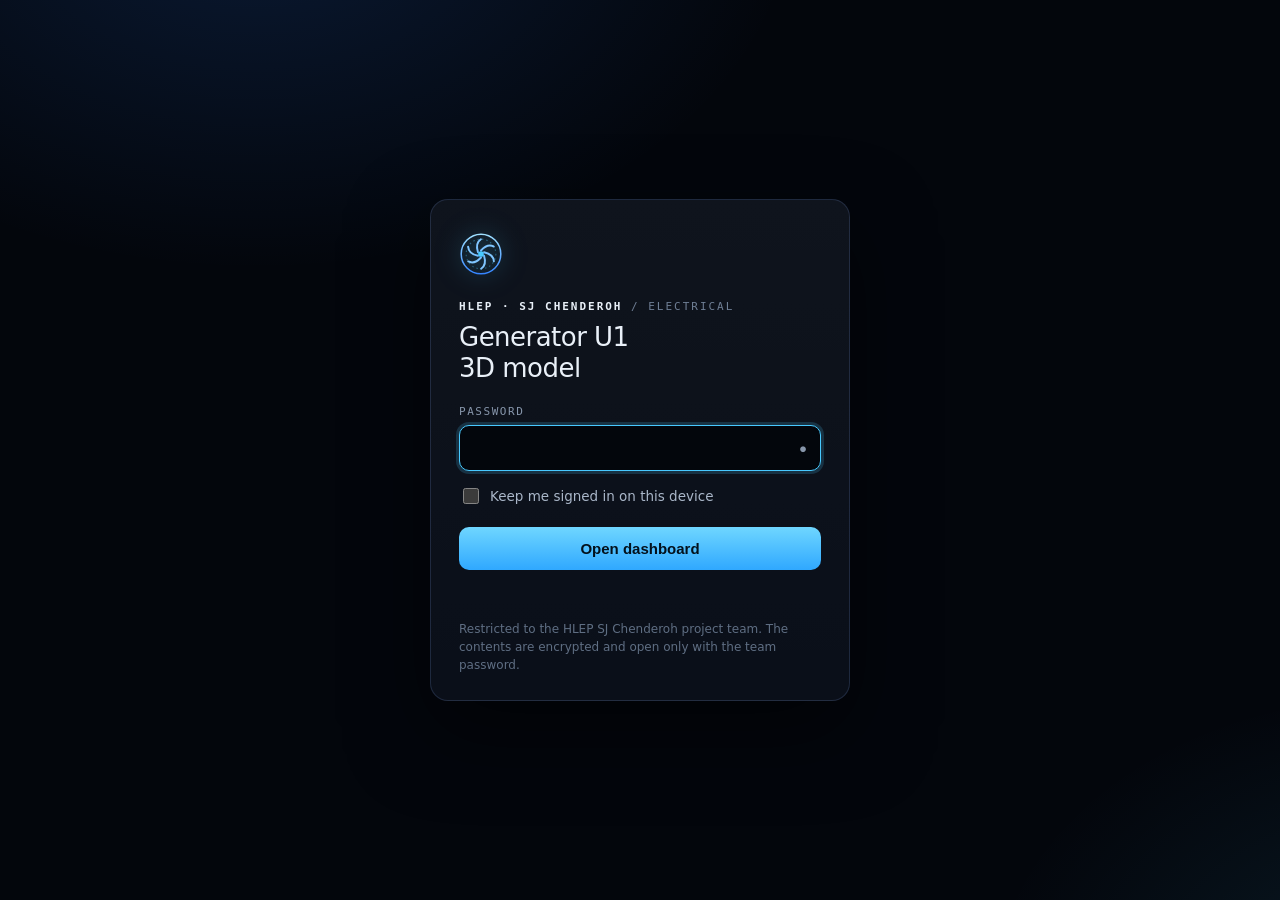
<file: generator/index.html>
<!doctype html>
<html lang="en">
<head>
<meta charset="utf-8">
<meta name="viewport" content="width=device-width,initial-scale=1,viewport-fit=cover">
<meta name="robots" content="noindex,nofollow">
<title>Generator U1 3D · Locked</title>
<style>
  :root { color-scheme: dark; }
  * { box-sizing: border-box; }
  html, body { margin: 0; min-height: 100%; background: #03060c; color: #e9f0f8; font-family: ui-sans-serif, system-ui, -apple-system, "Segoe UI", Roboto, sans-serif; -webkit-font-smoothing: antialiased; }
  body { min-height: 100vh; display: grid; place-items: center; padding: 24px 16px;
    background: radial-gradient(900px 600px at 20% -10%, rgba(47, 128, 255, .16), transparent 60%), radial-gradient(700px 500px at 110% 110%, rgba(72, 201, 255, .10), transparent 60%), #03060c; }
  .card { width: min(420px, 100%); padding: 32px 28px 26px; border-radius: 18px; border: 1px solid rgba(136, 176, 255, .16); background: linear-gradient(rgba(255,255,255,.03), rgba(255,255,255,.01)), #070c16; box-shadow: 0 30px 80px rgba(0, 0, 0, .5); }
  .logo { width: 44px; height: 44px; filter: drop-shadow(0 0 12px rgba(72, 201, 255, .5)); }
  .eyebrow { margin: 18px 0 6px; font: 11px/1.6 ui-monospace, "SF Mono", Menlo, Consolas, monospace; letter-spacing: .18em; text-transform: uppercase; color: #6f7f95; }
  .eyebrow b { color: #e9f0f8; font-weight: 600; }
  h1 { margin: 0 0 22px; font-size: 26px; font-weight: 300; letter-spacing: -.02em; line-height: 1.2; }
  label { display: block; font: 11px/1 ui-monospace, Menlo, monospace; letter-spacing: .14em; text-transform: uppercase; color: #8796ab; margin-bottom: 8px; }
  .pw { position: relative; }
  input[type="password"], input[type="text"] { width: 100%; padding: 13px 44px 13px 14px; font-size: 16px; color: #e9f0f8; background: #03060c; border: 1px solid rgba(136, 176, 255, .22); border-radius: 10px; outline: none; }
  input:focus { border-color: #48c9ff; box-shadow: 0 0 0 3px rgba(72, 201, 255, .18); }
  .eye { position: absolute; right: 6px; top: 50%; transform: translateY(-50%); appearance: none; border: 0; background: none; color: #8796ab; cursor: pointer; padding: 8px; }
  .row { display: flex; align-items: center; gap: 8px; margin: 14px 0 20px; font-size: 13.5px; color: #aab7c9; }
  .row input { width: 16px; height: 16px; accent-color: #48c9ff; }
  button.go { width: 100%; appearance: none; border: 0; border-radius: 10px; padding: 13px; font-size: 15px; font-weight: 600; color: #03111c; background: linear-gradient(180deg, #6fd6ff, #2fa8ff); cursor: pointer; }
  button.go:disabled { opacity: .6; cursor: progress; }
  .msg { min-height: 20px; margin: 12px 0 0; font-size: 13.5px; color: #ff8f8f; }
  .foot { margin: 18px 0 0; font-size: 12px; color: #5f6e83; line-height: 1.5; }
  .boot { display: none; text-align: center; color: #8796ab; font: 12px ui-monospace, Menlo, monospace; letter-spacing: .14em; text-transform: uppercase; }
  .booting .card { display: none; } .booting .boot { display: block; }
</style>
</head>
<body>
<form class="card" id="f" autocomplete="on">
  <svg class="logo" viewBox="-20 -20 40 40" aria-hidden="true"><defs><linearGradient id="g" x1="0" y1="-20" x2="0" y2="20" gradientUnits="userSpaceOnUse"><stop offset="0" stop-color="#a6e6ff"/><stop offset="1" stop-color="#2f80ff"/></linearGradient></defs><circle r="18" fill="none" stroke="url(#g)" stroke-width="1.4"/><circle r="13.5" fill="none" stroke="rgba(72,201,255,.4)" stroke-width="1" stroke-dasharray="1.4 2.6"/><g fill="none" stroke="url(#g)" stroke-width="1.8" stroke-linecap="round"><path d="M0 -3.2C3.5 -7 8 -8.6 11.6 -6.8"/><path d="M0 -3.2C3.5 -7 8 -8.6 11.6 -6.8" transform="rotate(60)"/><path d="M0 -3.2C3.5 -7 8 -8.6 11.6 -6.8" transform="rotate(120)"/><path d="M0 -3.2C3.5 -7 8 -8.6 11.6 -6.8" transform="rotate(180)"/><path d="M0 -3.2C3.5 -7 8 -8.6 11.6 -6.8" transform="rotate(240)"/><path d="M0 -3.2C3.5 -7 8 -8.6 11.6 -6.8" transform="rotate(300)"/></g><circle r="2.6" fill="#48c9ff"/></svg>
  <p class="eyebrow"><b>HLEP · SJ Chenderoh</b> / Electrical</p>
  <h1>Generator U1<br>3D model</h1>
  <input type="text" name="username" value="cend-dashboard" autocomplete="username" hidden>
  <label for="pw">Password</label>
  <div class="pw"><input id="pw" type="password" autocomplete="current-password" required autofocus><button class="eye" type="button" id="eye" aria-label="Show password">●</button></div>
  <div class="row"><input type="checkbox" id="remember"><label for="remember" style="all:unset;cursor:pointer">Keep me signed in on this device</label></div>
  <button class="go" id="go" type="submit">Open dashboard</button>
  <p class="msg" id="msg" role="alert"></p>
  <p class="foot">Restricted to the HLEP SJ Chenderoh project team. The contents are encrypted and open only with the team password.</p>
</form>
<div class="boot" id="boot">Decrypting…</div>
<script id="cend-box" type="application/json">{"v":1,"salt":"SnMX21/EN8oNAfRYH0rh9A==","iter":600000,"wrapIv":"XgbsD2gnA2amhtgM","wrapped":"JfohjW0dW4Am9qn6ppTNHoEA0ARchNCNVE/Vl41HFLZieRfPSYYI2+UmBbSeNIZV","iv":"99hFpeWQylbxMeht","ct":"ZYHa5kgTpSOtZmkgFdvc42fV7lWOHoCPEexs2bGQc41oD/C1VRT7OeXDQRf18pGdI2kNYYRgyWR+4Y5Q4zYucEMR5ZdOuWaJf6WlEaRUeLktqUE/SW+5XeVEfGggTjyP8+6mUytShcFpQ5aalZAwbupVTBsBxwiLMF65fIpw4fG1mEhwuePCLG6C4fh+8nS4Ntwbc2K/RP3qWrdSAVzMGC1r03W8MK9UDViCLBD2E2Nu6Jucruuy46j/dasUeKHk/NbR50i1Ax1RuysGv1fw5PJEpqghITq66eCOHXbR1Bmfa55WYs1ZsCmWqZSTCI5SA7C7G8uLIMTamesKuApfGZufDs71hxRRzGqw2lF9Cqkx0jb1LsZ7Ixg1oc4l0VFWyOXY7AF58oJH/coVXbVj3f2JLbLbvh8JhqUcHUI2L8tQTfeUjVwbfANx+AE8yGZiJiidtTsmzvILqkQ8BLhmSWxRqjU46945jYZmpkQP794bGJEXvwqwbIvgZVo65MNzOwp6ryE594w+UG1udjJScVLZQJhjunJiSB6oFiN4wDiWY+Jj2lrzb3YskIBwEA8Xqv90V3JIz9X1YnCElTCA/KsY7Tm0Btk6B4wDVlYhJgy19y4/7jr8XV4toFLsqTfNSKobx9wq0FT5hGNIamsFoZFmmP5AkHemobelMSq2VySlpHWeGIMwpUwdpeT2PWY618weGKsq/hgbrriVTp13QowXa282eGmrJ3zne+0Y41T9d0R5j8Lnmj9RWxHoeh0K6dAUD2jo/CQNQFG44A+6jRKMRJWJpaJpAVA7phloRrjT/rtaybeqFwnGqFWu93VW7kqBMk3ZvG0T7p/5PkANfoRgmU9NKyIp7e4C/HIWV0CUPaHvnzN1zdxYJYr2CvrMBy2EmlpAVztziLLajzKHUqA2z4b0pGkhlu5paTJw1X8P2JnTnLSroGkEHsrDLDW9hKm0muBKouCcjHp9drvBvR2dmwYoO6Yao6qFLenxkSB/q4qKI2MwEjJh77awMoobV+dY/gs0cLx/mqAMQllb3CDSruuj3249/GrSXqUigJcSWODqq0GdrnqLBKXga4XvCqRIMOILF8pWLAK5WRl9RWHbZuGKqIb2eGWykZC4Pjxn6fyVWAFmOK7TIemgG/Xc23Y1F5CSVOzBylWcFMzdLF7PWtDlmkVqFRrJ+vXcKYet8x0bkFp0aFXjUnBBmpUI5XWBlWkFneasmj6LMdsh5LdOe00gePxrSZOWQ6+tXMMT73FiHqSiSMrWNc3kxZ6h6O0uhCVmUL5e215S8zJge+qMTcfgN9Nmtzg97UocWHI/gC4RE05+N0QohCsMj/acvTV8c1/eb33ozSFlrCP3WTy+EOoSBJnXqQRaX0TtjrkYjmz6s329rAV1jzLSkwC2yuW8VPyt/Y2+XcuUOFF2xf93NWnzW/elXgg3Jxun6W/0SexB2asQJzJWG215JXD2KBpklFgyYnM2HehiG9FnnUYqiUCIkZolEJFNO64vFZfcJVGCAub2YkTSUFbOMJS3bJcVQqa/HMb2UK6mrAByQSQO8BL1D/y8ENWVXHaGxDoWnMY6OXD87AJXL63laN1YAMkJOS6KxudatMqqofFO7tiZ6C6DsB77swpLOXhVUTaMtCy2/BV1dhSSfDumkJeWgJHZIdBUEZT6RkVUYX6SSYTYM/jWyMWHBAZOzcNpz03T31pG1ciL39Ed7I2uDSSPZ1LS+qvJqvJln8VXKvaXGOVk976S6cirTBpjzD/bX7O3su1Igpz9e+/n9dRjhC9xR5boJNEGpj8uzCeXNxoB8PhxUgM8zFpAqDAqUajSuslgIbbUOhF5/VEAJCMF5Y8Tfm/jU0jqB0TSdfmPdnRCH4BDm4jjqv/2H9/Zmiv3DY3+xZ9lZloxzZi+gc5rkecLNRa/LPOf5QbC3FeSdagYbNg9B9F5/GfbnU4rJ5T7l7Va/lc/QizLQ3HjJlgqKopR3uchSnKaPC1+heFEsHXW6STIRsHHKsOKYJr0XVKb1snNHaZXaXawrHR7LpYlsLsqXth+xBnRCld/5AFHHNb5AGcgZTLECuHN7fAQdZSBUJ4ubs0n+Q6bFGeLryJdihfHnp9o5XeSv0o9t7NWvqJM6Tx7uqzUPmu/9t4WAkbrc0fsRCSQlWp013A6ZXKWc7cMjV9+Jl1AJReDi8nL9D6e57PkX5xkVBoAXOoxv8JHwbs1Zx9bqGTQUXbdBh2HC6idwZTs3yCcX2cfCZIJbIiBWAEsc1FdoOouYWf0DV/TvGoqEpwTQ5w6et11ePnYT8zcY4Xx2jVQg5dmRf6ZU0goUEYJZaZhxDVQ5hSKueMuTmKGrwNsqitW3cTT7BXpcqkxjH43v/NX5FYr3q6/zaL40L+0ezciuBam6O1IaqsZhydAT5np3cv5RTXS44/dgIyC++0rUQfHBpm1fRBAzc/5IWHSXWBK3kWF7zXbrMA+2XUkuOby78vTbkgU75Sql0IcQ4KzPqXQQIV7p2H+XJFdqr/1ErGm9P+vhxRHHsjxr5cJXO2kbigSyFi1n8ykV57s24CKbHcQajnGz6n901/00kda1Oh2Ojx6Y1PJmnW5fE3w0kRvCBKJAU5cmwFCMFJ+AQc4D3+iM4JHqvgpyMhkbazQjSYcTQEclef2SLD+2W/7EMdsM01YqAg5iWG9nfdg36BkoGKSFMbCki/B7kd3qZwkmOpQWfbhDJL3HE7iYx4u+arpk9x5aEdSu/4M5BGq06sxewF5s5K/2dZideln4tV8DEi4HmOESv7f/DStf9g87HxnSxRzv3MGghBt8CRPID0/r3kpzbn1lsSXJXEi0RL45sbBVslNkmcHRtT9aGWQIilkcbex22ge/hqh51lA0i/MUJF3UL2Iy+G34nc0E0//jQYpVbtMmluCApNDXE/1sLb2KHW/homUumpr9qlCuTqTWf72ca1jFwq1/[base64]/v/[base64]/nbGRTgjMaeV6EhqXBJFr64uUGxBO7hVQfesJQ5wRJFJra0KSBtWCSrN8KcJNk/WiCzM5URuWtL98Kf9zmLe2mEPLl8xW0quvaV0o0FRedAR9NgwC+bIbz+Y35s3Q47QkIbDIyQvSSX8D8ni3me4Vtpw1yRH4Tx1qwDXTL8Lj1TPr9ObRFznxtnOsiEOj/DkiGm/GFU4CSGV6KzsUW8r3Php4mJYu9TQ8Nlevi0CFp71bIEyY6qUc86UMNew7k+TU9BsjQU3tWiLNEnIspxq7SlEuS5v4FKKuDhIHUtQegL20njXfiUg3XQ8PAKTe39bkDeDRazAjjB6h7EYHvjxiGSh2nmfUSDVAwHxojYpzjQHaIDOb8As27R3NO0lpIvqp/OoEMvPHlthPyFlo00kbnB/B7sYTs9RHGxTcODtgA3ICUm4q7QnFEBHd0X1OIKUpItLwyibgelUlpS3oq6TQ4itFGrK8YXIjIpYigAp9LvYDoN330aMiiHLn8MWkKioDYkTk8A8dv45hOk/tUxLUCHooyaliFUFK76g2dM//wWKONzbHGwElrNdQCoy7JzD327GjP7btlshKjFqQreGaFTMxtp8pxWWZyRpoSCsC/lKTd9BbZOSrnzI255OC4UhQ7faQrbd0aS9dFhI2KKvq5cAyHmn/ZgCrmbbTtIxvHG09eXHk1LSzw5sWYC+dNz7cIX9abbO5frIQnM3MvftAJaV2vLSwPcJYUa9nWRvDDLmelV7alZRHaYiEUHMKWlOfTcvTRza8vnsBW+fg/Ysek4oaL1m5SO7QOo9skPu5lVCa01ZQJArnS2ceLlwjY63jYNfGaQ5Sv4BPHXTkHyfhgyvXGXPrA6/t26RdUCgDs8uGYUGKVnoYgjsOeFTX9gHLYp3u1e9nTCTUX8KoL2xAxFNaUM/7vme+s92sX5nbehH2cgyGvYAMZtvTGPZAn6s4pw39sm6tC/Y03i/1eG5165C97+EzOjIIL0FGspxHpMp2gdJUmZcG8fta+cThsJe74IZu+IFO3lpZjhNpDu0J9+nSNLxFvaxJUY0DaV2wVFHlJd2FRehG7+e4Dnxm8q9++AGwX++ee/ApjGNzTSSd6K8gPtOjbQ5YHEQN85YKQWY9YWphisWFIvWbUgK+AhiFwFxd97EDy7yfAUv/lHY4GEFPjNblifStTBS5vLlSTxR0/4SYNlGT9SIsYABVx9gNIMZOxxbNZ5ktqzcFas4oNSYncvFvurlwq/j4JhcPUbJTh5g7miqXTK44gC2C3N+1OI9YF88F6+ZuCZPAkPoWvsejXcIUhjCvkgIjauAV0YWh3RIvKGroUIi4wtFmdke2DIbhjcn/8BKqPPdS3a/LeW1j8ZFdy6d++RplEzdIvVKxNB0SHSUpkN/8fMYOeVkyIS8LmWdvGxHZwIMkEvYxzOorv8sndJTThe1/Z3pOhbCKaQuCps5zpSVMsN5mDdrI+wsA/qW6b2LALeDWBArFx1XWc/7GT7T+dP57+NL/VxzewdKbSlV4eaJszGCnDm5e5IlOHRVKZ3ea0bKHJz3HKehUwJQtmj6prYLdJK/[base64]/lJ3WVR33EhkBtMxaeDa582yrgZ0bW5PxotkMIKD3Q7Xx/y0IE0VicNgYNxfwyr1lN2GfzqrXkps2hEdlVaNCxIk6eHimD9tm5D48SNhAQR0EB2JZ/X/vv6JDmc7BVm7jy/bGD+F+ulJ0gzeSL3ePcbM2ooFpMrfrtLoqUJOJAUq3VA39F0Gyhw3Lf64iE8lKKCOEFQrYlyMt/91FhgzIrqt9+ogmBeamY/ZP+ifC7mblDmgvi6tZkTMCyE8wHnDcql4TBTlXTwaO+C9pcnugUDv9mhKxeazbRCHR7bfbGZmreCaDmyYBMF/Bco8I9FIo0VLxkeUubSnzVWgMzFX26IBrkLU9rZWDA6twGccfYgLGEohVVouP9mB9SeUWqS3cG4IPbReefM2rv5894xCQ/MKF0Ui8RpG/oMftQ/L4P0iRNU/Jdi6zKIzzECAgb2QGvB6fjr8kfF4Ay4HrhPe/trer8ECkeWIw0eSD4UzvrVqyjecLkS1osJQBPXM5QwSINrbDgvVk0ATI5eS4I6wH2QPYl3hJvt/fQb6IN/TYDaDEMoDhilNSxykVjytMux7j8JFt3pukvzkFzN86pB2/vuBL8jw65AiyVmsBP9rEnIT4p1jc+B3eN6xfoXzQiLH8Dn40LmPiCFh7Aay4OTHg6KWPnaWT5cQjQAB1c7qTdVBLzVphi2aLOL8FC4i7EhXiaZu0xnv3boMUbj1Pvy89Y6C9lWK9rHQThCGxonx8h0oFOf/8fsFQLsvOxVwa5kagMkY+PF8SVZpkx479VtrxHSeFmGR/8BDJ15+uAvHypH4gphZ58U4n6hMlti+SQcuFaWDibXgzGlOHn9MbGH8PVKyccfIWQO4bjMmd8QFXE+//xYIehJkT5IKSrbgCCyjLa1/hFGOOP5nNp8mszHikZ5vLmWe/v1TP2CqKDV58t2mtzn1q1IA++HUlLwrlYcVmsBbcuQW9VH0bnHG6f33rMcJSljYbD6NP5VtQJpPOI/ino6DQA7N/5Cq9NdpIEzW1Xt3cMAhu2nzMDcQCNDJ/1PvWp98kuf1EjQEzlwwILuBLuagGAz9nhoadkF3h/mfLzRTRuF7d9fOCEuqQpU+2ThemOnDcbGO9hYo0DEJBjWEG6hjY/AcFvDJMnnRgvwAx1yAf0LHeMhsr6nYUdQXfMsmW0KDwHBiuWAMZyNBqhGYhmzo70ynWzVrXC0r0Pz8/iDYrrUO1yFwpKX6wupWY7Wz+/5WCxFLY/yCVKWqQD08dqhnTib+T/lRQ0NllOm8QHKp2RIOCazSamnDbSCKWACDzi79j55xRXL5JAVbqxNANI7nOOUrsiftFvEUNfWRqZjA8DF1KeRFKxxhtJQr6sNmJIjgioKdQnzbGwH5bFumcT6N/tWW2KkEF3VMUesn/Tti0cJk1BH4JiyQJZ1TkOyxSKie/[base64]/UREilTHgNVQpa8w1bXrqIlfq3sdTDDfnvCFMY5PT6PPK2rxAcvdYNRm9F2L7I91qkuSctcwGnoq52quDl3Azmb7jzcEMn2aCBMB/s6OADthrN2+nGwSt5c11nrqYFghtvfgFL5Pa7M/krXPNaVc3RO3bH/txTuciWPgzHlw2U4PBUXtslajhveVzNXxiiGndv/Mw9GPZoCdX4cApyFiIAROHHDzudjGVIb4HN57YXGec4qr9w9Zvnh9QZ7U0eEAFH0XhX0obBCvQTVXH/O7l6P1f/JhzcLA5fg4YYu4wnGwahIwI2G9W1dM44oswptsTyP8uAiFrSDYQF7Fn7W52l4TG0uK+hbUR4ZMVjRWELeYnQ1B/mzbPhYLYfU2GTuE8bEOcsk+llGS2bZUNX/9D5T/OK6Useya4LQXvgu4dHqYgTg0xGCG+rcTnLmURVkuh4dCoJsOeFAusOVOD22ljHSwdFcR05TQILUavamO1d29Wivpe0STcVenPsDvQroZ2f8Bg6MsCWala1rC/[base64]/jQNqYwJFsTsPRJhHZbV8If+Ydm0EPXqLvUHivqY+UhMCtzw3gTZQJQse97A/mfcYDzqmzQmuWi1PpLwO40cAMki4CYm5tFEWPbnSLAC9k9T+hzL67uiMQzpoQYypzxFtHfwWxESJNMwyJc72c7xPIyfmnk75u52Bc3LzJ4CkVLAyZnj/T0sUj5q2sGhGGi8Xpj9KfWcwKfW3BnieqatmiF7qotxFFjoKPBQT5kLhrIcH//FZSb/8HOEVjjswY9VzNUfx+qxwaMscMVGVSG3zz7OQGVqKRFqcN0WXGOxSyuOsPFTPJHX2EWNIZAsVOCyW3AOFW+QwhHhEsMCE1QmUqReEGhNWXCkn4O6kqt/G4PRgeoTviiz49I3eTpBd5iQXPGO0UBKUi9LzJ7yEsEfG4Ju85qAO5oCcYOLSJytHwwKWSAzfq0nNB451d9twxhzkuP/yckkt2YFjtWj7bF4Ja90AftkmUCSFY5A0sqa4SA0/5JCxdNxO8rRxlW/Xai0QbJpKL9087Dh8acDSUVYEWSA9kxgQRWfkDjRsUqFq8SOyp57Ex6kO2tLSC/kWiU+OD8VbJOg7qL7k33xYOcyOA6ps0yccsMY6Rf5pi5meUaiz8oDqoFJ9Nwha3V5iK44Qsf/HIUPRDH+eUeSnUmvkhkv3XJAgtHVaa2PCF3XmqXEtsKS5uyoxAi0LH8qI1sQY0zkJ2H4q3qYXUsCc4Z9LdxNKPVwzIwG38ggvxg1oQWZoTceiU6DSux+uwThKaj801tbZL6KPOsFNAXpFy83iB20Yr92CnhVe23KnkKue7F88ASKHJhx21MCFN5HHhksEsEUNSAD/35/yIbUEI5eeO8bM236o2KYbOXeyOWH2laiP58gDc75jNzxrr1qXustj0GWwf9uquS23O2mo1J0tDQmDA/ljcBdfwpj76oEv56TXesa/x3skkXn4mnnFRNLBaoBaPswxxt5668FGa/[base64]/81gBGCUpLo7nuJR0uvOD9fxNfWLmGoLzkW6IxFQrZifoa9+NhVextcpbGMsAm/DGYFbLGWU78/YydnDW1PNSlGePCX6lXzB/dVaTi3niH7P0F0emGeRtTSJI3qxDERmnxXL7OrgYUxb9/tRpoIFHT/2JcGYCJHD1zWwV5tUpuujuMeFaDj/W7lklkYpzmMqFVqDJ0sTHmmU1vBqYuYYVt503p53iZaWcP1yhq0RjWc5dkbNrgGx1ifNt2GpOCAum55nF1J/[base64]/zst77Hf49yG4K9yIMauO9Uh30p4OPPJD3WtyoPvkdOiDm4sFeEmALuy54LL8F2ObyqcTdt+Dmj4or8CCc4TxyL9eIfQLMwa8RB8EQRsUC1r7G0PscLvd7DInHbhMK6FabeozvdoevyE+WFNbzB0gbF+w5JlMitctBcg5wuMM/SyVK8slzzIFb7sluib+vSLGoeD5i6WYokt8TpM4e0CzX8j4HD/l//TT5iLceCCHHC/7RvBAfXPQ5gDr/dXZzhQ9luvfpk0ZSCkhHdVvO46VdgC/EamXc/AE4p3uCoO8x0mopps94Ks9U18JhW/DsHRZW28iwX+i/9e0sN4AoQA0bS9Cxhct8Tfv8OK8S2ZOiimABUmzPw8oci2s6M8iS3sFXrSSSOtTqYJ0cfkNKq1w9Zwc4UlbnRuiBJwSCeaCvxo25Vkx+qzgNsRxWVtgDAyEjXZqCf5RcGtwTIk1fm9EiMcpkRIacYHmjxlhf0j0y7l/IXwsIGO1vJ6w9a2iCV3vkRB2t3GzkkB/nWMRLaFurlb7GtmdE35XFazekj+/MMs3wN/L6ZP65yi/XQhN/0QF2sGwJstvrrRMXidwTuH/A42849Ect/MO8A0VQ8T4L6CfQLSuAVBqSAhbxVhyKZL3rgds/Zs1g1hFvsh995GF8q6vQn1Mfmxha33qBC/d2e4Sbz3Eu192kL/7k3y+eVRWHr4qsWRuo+L4FpDfBd8c/tatJFQIyFJ7gwtjVFb1izQ5/++vjB8FzRAJItXSfHf1kTObO57VEnu/Wd06ntN3lVBWprH8204ZfuxlaFIgrFVaJE8YIjHAG5lB8kF1O8P/6P3vQlVdaztHr3XaLPP3IxeBMUNbCqBcXrh4kOm8jr4Sgn8zqBPDH2Py5ZLDiWgAV+gqPqBIDuKvt/DWc68I+D8rCNI9A9JO6dP/XfHoEcjd8unDtYWkW/J6RmqFP011OA+0ebiuESPw/E52hwMA66l5Y6Tpd6xxsV3qUyYDlRMllhp6UaeEZW3jGmLq2b/Lt8lxbYt+WsAGfnkduLjV3sGJzjU5XNcw5vEtTbg+5on2XtV4qG9A20+5bi4UaSpvqQZ4EXv+5vvkgId34+P0UF97SYEJnqgSq0CXAEpNcSoi9keu1ino4ikUAM2mw8vL0MIqZdZTDJBqst4NQP3fJJQqnvIss4GEcneZAHbKe2+BvSxulmFP4YVX17Q29Ts6uy179/sqPmDyceONsCdi7WgvEpCCQKFmIKS0+9oC7QIRU7xBcGebnib/6fFI83jqdUqofUpGRkmy8f/GakimckxnuWZyu1z6QZONOo8DGIhwlauUDntW9ZKzndACvSl6lbj+V+rAnM/wYd0a8+/e9JDcsudZpfR2ldEI3KK0zRkPynlE9lUi2T5+++IGSB9H2mmRphlncZG62H0bFtxdmct+E7AWLahaQdGBK7kTTHqiKuM7eS9Cv0iPEEJtiTIfiKL34yDmapP0eHQSZZDAJl7ra3pz/+a9jvB/RE1/q1UdDmyYeLd0dJ7C/UkFTVhKNX6sVhbhLi2hIJcIcoKRKQ0Enq05Pdo5q6Zf/tEbqqhEr736SaH9Q+gXi6h9QYmF5W5tx3nNZDj4/gwBmw9evaq5ivk67npfuGs8yu9seFmbrIFUthepdgmF8o8kF96SGHpGRxlIke5/bF6Mph2qxPsXDmfa1lpmtvLE8lkYtpjudRpt+wUB6zCEUES2ACvbl4bYYsJQGBwymjK5hmYfw51hwSkEb/ghTAyQ+GocIUujPkvaCx6JGZUQNEsHpwxWfN6JXw30ozvVfXYvxOs0Vya+qI08fbPe9aSTgtzzNeZLzhkVK8NdaQGbXQiZD8dRDml0hZEyCh6hFB0dqmI4I1QprvygTFZNLFUCWtpK3dcDK4mYv7J/G345y0gkUd7j3gb9wHfc/OO42RmP+IBcO/IWsrsztKGCOJGdlOXaYElkFGLPEvYcOEkyhEjqwSnDJ365dZVR7A0mLikf0DUzwNKI5Mt+hVm57qpWq+y05NLUV1H8HeUpYl0bSNTdk1QCZaGon+qmR2Gg7ifI3sU1xzmZhbI8E1ocrHY/fkFuJSk1XV5R2m7f/Ogf0ZrbSXCEtSxufOchqSvEguGZLMCKPcGJUPR3m0fxgEdO6+2ZYKIgtGIqX+frsV/8efQnXA1jifNHsvfjNvtdtIK4VI1DxMlb2PR54Eohkmau6FIZj+vQyVsjvPhe+nxerMZ2r4IwMCV2j8owDnB5zLxVHnSyvorbNGB/uFD/fmRRCZEeQ4psvevVnmHaIn76P61MTrTHuej0QP9xPc5nx1YO2kE4Md2vXvA9H0EEK2nmyRDug1n7PKjef/s9/PCfhxnW2XzrxkyQl6TlQSIFFWKKmQTpv3rNJmrdRC62aQX+dZMWmfY6T1ylFh484BGIa/CBs/160HaOCOVdJl5o/x4s6Djiv4DrBRidyFwGLHJw2BzJ3rb67+OHcj9ZzHOf9McCsAn6eGemC//C5skl8mIl5RbOiE1qeFzjpgBh1TjOR9EvrEDTuuTjWf8ogS9bCtvbcCJbZ0ZQXLlIx27kpEQ8yDfaIbaA7PElwcPi1CXQFl0i2eynionhww5LlTgxAw2JwA9c/T3PCNDtgVWgU5J/6DTlMRi60xvHaleQqxu0WadvoCSPiAQVt7oFgnmf7XaB+OdF8Yip4miV86JgtNtBOjPYUa0lDFikWrD1QxljQ7rLC/O1v/afgzhpgFHdaZwWgP0JPVcI6KjeaY1/SR/MGWaR3PK/LA1jklEAGklIUNWno+zl8kdfa9N7e4jVI0jZ76J5ZOua4/ahc6gun3PukUJrReAMrl5u5H4UdNGjKl0A2MPKtj4x6OBfycicvLerwRJd4C11UYqzH5upYftusAur2gXJHNL8CujKRnmdFXyqEMQWYYEgDMPTjiEyTcXO932kTA9/csLusS+j5HnrlYy8ZbaXd0a/6PZzm6oSET0i51yHzotI/wh5WXGMHHi1gxL5gJ5HFCx16RoRGRqXDFdBtbSk9bqqDy7QsyLcVlaS2z9h0ajEZyz2WmCitxnpDrY/k2lRUm9bZ+p3GWlDEm/Ov5mmcwnBa9mc2MeqvvTwcM1ai50Enlf29eMaKLqsyAhhbYAhHvF6X2t41U4F2K9vBg7pc1lvS9P/bFLC0IE0u9hCnBSIRPs2BL09Gj1Cz/cVr3qWLl/[base64]/dt2Q6RuuZRfEgxmhThPwNX3AoiJwHmYirgXWmNampHxgQEmGCG04lcUWZctHwJHvV8jQaOW/uNlBWvK8catBLWR1rLXzeawY+7wSBrf/W/4qIcjWpHOTD6h5JvBaUK0kNYkiFnvKsToaXnHZI1hQ8bTqnn976TkrIe1ybMJDn/Wa9nKAkSRHqu6SMjZuaRnG1ZxLYwGdR/QN+nOsjTl4L7mtng/9A0+Dvtyxxfgt4YPvTAY4oRKWzD3uqT8SZdhp1kO4PWy80XUXd4mpEUBpJcGdu70t47ApSMPaISrfCfOAC/ihgfYPB2eTebqATgKSNqGbR0wGbsf40stQaUzasP/ecvf59Dy64yWGMbre91MdXT5NFtyFMFiCJUie275ux+DcZ62fGLX83nCob/cHV95voS+EJ+PzM2vKjc8xGGvrb7P35AxfWMB19HaMiWOvm2QmSoBcB6uqAAF3C4XskbFnQdw1Mou4SGStFQiTpsnDpY+I+JuoP1C6/SpUWJth93ZzPWsuw5n1eDHKN13Ii0wgoksCFwib2bfU60tk2hYSNcqaEJl8mLxNyxLvMudbc7DOiVtGuO2JW0ut1LHtyC5dn1ZGLhptapxcp5Xzgrw/[base64]/4mKgaXMC7++GQxnZfQsxQX/Sm+sjOOX+OBeW2b+5cLv/4Wnmutjo3PmHi89gxfmDM6BQ/h0Ew7wMgbd/qaYqPvfLUVktjlCvyZcLXNzvGoC8RcOmwVy+zEJd7SAJqeXLVP7xhEINntmLNQ/r9an52j2K7g44Sd2OQvY73pXFbR3IDnio/ku4Wfj3bHLuweJGfF4ui0DGu1gMIXvRQp8ZH1LcngJESUkEHafQf5X9yMG28+uN7TcAPwVpxE7wuwORdJjcGvKYFvfT9oypsq1l7cZfTLsLxEX5ECH12/nLYSKojHaRUBfvf8SEuPEicPKiHFdqQY6h0t3wCLZgcbjH5+eCnItLyINEFG8zTKpdomrHOpxtL/gw3EX9ekXqye6lQhcI+QeMiocusjVZPG9KXN2LusJLlkTAS4e4aQPGqjHUT4Fc46A+sNLDHEOXsF0Dc+np465NcBDrj/X1YQWy+RT+GsK+Hxsz/zdzFO16iHa+X6vMlfTLZ5aGmqLzBmtTKgA20iKWaBff+u6AL44L5FaiAQquFQlWrEw0uQlJULvC8xE32vmtDOg0f/PI8A1A7wPpD96il9rV0QbIrMN+jWzD343z0CI6dgwvS/Ce88NakFt1aN+Pw7tOGxgDaOG0pnstEiAlxyEgrXboiHNmV9XFJ7E0zfGunmGzgcPD5qAb04lMwJ8JByM9jZuG7QYVsU3G7zzLLV5Qh9/O0U7UKXHzkxrla1UppB0evUbxh1hVZWf7LYOG32iYhajIFJsYFzACh/3qdQyuXcq4wbvbtwYs0yQzDUgdGpYtHy2LTvvitbFKHq0UbIlSbp393xrdejcjA0Kk/X40eSPmSNb84pfwh9raf5//ck18Nr7hROCIzL63MDcteWvNwONjzzKX87gTJeDZJY1YxOk9on8H8JmDTstf/IhBwulKlHjro8UgxgYT3iY+GtTZfpSsgliEbj9agyJmShj875vaTOIIFlpSNAwDJxzJfdQGIq0rceq6TWRFCwvLsYTI/TDYjZkL6afB1nqWbM6+9g5U7RBcgKvxiXq6FPDknljUYGSk7kGHViiHGqOkqVIYH/xETq2E1riE9EGnXlUL4tauCr3l2P4sJVJBCoycGQtjE0yahwpzTmrhy7zPqBM/aVo63/rdLbg3bqK3qi6A4zFCYGyXlb1mwLRPlgSTDLOsibHe9WoJfmCbzVFnRR1IeINqEl7+9yQhHheOz9ZYN1Bb3WyBoHw7cOwDdSbN3JpNHYC87K6jBgKYlBNC/6712pG/RmT7OmYHxTForX4BiR3bBeDNbg7ioTedGX0dx3v177ctf6gEIQg4DZ8yE7qTsCwHZuERLV8cuMsJEiKs+Z2aEyBd+vHIuHCBEgGjuqtntVurvZkyaE5vMZHCX106JjP9HEZhEB0quVfejeKGPuM0VbltpZdN7R6QHHnt59IDX3fE8LzOKX9toizsqXQPxGH5/kzXxdjrcH2VxHS4dHqFTX8oHFG8hXgAl/0yT1u3WDD0pILgW0W55AQF2PqYsaeyPcZfjefX8Hsgnx8m+kD9l8OVbWHX/YXk6qVheB4xJpDM/hZGrtC3Am1EBzsU+f8CS8GM0IfQlDkQTPgvhTBLWfHrdAPHoRzPNV2qUVJI/x0S96vqRNgyR1lhwCyxLHmOBU+wA3c/WrBQUKOc5N4qu0vetovw9JxaZREmbXYYfSssp5G6+dYhexghyAIYATJnBREdBJZt/6cUON7GVi8Az1BrA9ErBqcGZoi1ldlO+fQcezPmFSug4QWvlM0MirDAZaniX8L7pznDrD9ZJMm8x9SmJvAFflPaZUCnNW/jj1UTBfBavUOn3f186TKY/GEA8wm4LGpVP7DwA7qneBCSPdXX+tpi040BoPgXCZ+l/RFTorZ7MOce6Ib8otX2QGxdModT7UW4ys1z3eMyGIRGbHqACUEJfInKz17PYC/jq6jM6IlLdNSSMpjTqOc3IzPcJWBGqEWNfS/Ihcjy0jn+qEL/m47xfJk04ZzfXF8u2XrVdeizaaiNcv/k9iImyfc3P9MJOuyIekru1/ZOSi4PT69UAo6QRVGgoBltihHvLTMnhF/[base64]/BWkLnpq4bojXWumIR0CGYfFgNvODvaYHO7rcrGkXviN2m89wI8rKrQ5o9WGf7QSAZ+dbYiA/HoMlatz/Bm90ELjFFusZPYAR+7chJPDihu+51Xx5z+J3RWk2Tx8anxW4CULiNDthvtmgu6arebKVATm/iI8eCQp/YAj1oJGWA4uz9p4k7+VKywT5RX25SHN+uIAnKRO+Iv3VuxPhTOixQQvfuzvld73YAi00NvjGF8zVnfKo+Xfv/PT/wVEaD36GafmzLV2ZomQCUNP8dU+RZjgyu+XKQn8zeTLpE919VjWIoZFHMPiA4fGKW3DKQh98LM+RWCORx5H88WblVq5uupm4c/UnpxGwHClMl+uAp3Fhn9AXA8IaXISIdtgj2Tr5N9mEdHZpFKmMjvIj059eYKD8zT90ER+RzGUI9EDblr9WLV2ouUB0bZxsQFPWoW/mUi0xkeYKH6EOUhyexRgR3HQXJGdCeVhXYCIqmvRWEfH8wxUNDNKlxE9Yr/XPsvPBS2BAfUPozLEwP3Sx08MGFJJlXB92hdnr9jQdM3YHBvR9ogG/M7AZSDIyN7cokYOgyx1KcLs69XgtV+1hYTIbzOGSCszGS5cQGAZCsz8EL8S59EeBNNj8mxWFX90CuoPfDQgIU9wnL3DK0KLTVQo45HBahTVLW6ctklrRxjSOiro60nxiDkR5eEsc1daesdgJPR60i87mdpfgCKtaRBipYcpOa/[base64]/hgTr9jsvHu3p8Sti/FN0w9EiDY5UWpW9BCHyLNLPghnim1Q2JjQoaE8qE6Mz7tntmWVkWJKU5J5aNGuLrup6vjl1OxBECBEgixn5smCaolnCieftYzvbhdJlb1jz62ZMg18bDRsulvwNy9NyUjIoi/s3tIhqGw8dXDop0e8+vH1QUwjfF3P18G1BUtqJfDMtFbr5G44nXkTPxKesORXfeC+fw4Juox3Ic59XPIWH0qT7UeiHRRqm3+7I9yeSm4XDi+clVCOzcWiU/qaoQIa9Rbreg7/0tAY2E5qG4xO0AA904gU9ufDVeJ0MXIy0WocDGE4IcACAGt1Nj+vHWLRYAPGONdoQSi1gPhyBwx9GuSkSvaDIDD3afCj/8qMWYhBAcVs9XLqd5RxrqXcXnhgIgp7I1pvYWsHg9+yPc+xevgPBHbRnS/7V/+6UZkSGdRt+92AAQWlHPz4W7w46yAlDfv1WNl+/PFkt5KIx7DWq8MzwMtvVNEWRHm/pQr+01+SPtg8TEE6KHme5MazylAQu4BX8qIJM06wmoShGueAuSKy3bgvb2AIQNuaoxiQcvb7kjBVaCKV9D6Xvk3J5R+IKMtk0D2gZ4LYbQDwFU84T9ytgAzR6NcRaKQtqARtrdjSudrqsB/0hJh+8MFKFNwAkcOfvWkEMFQ4smr/brcKS+SvExOxNy44jsY3OyKKDEI29BRmyBNhSEPnqgrkKGMbxyLkXN4oUtUlNExuf9szxhrDL5E/VlJa1Z1QM/KUP5kZyuf9JLuSO0aTDfwweVuezmTqKAhYIm+2XsUfJPtR4fvhh2ZH6+m30sqIUBtOtKnclfT0AXvkdxSlqJM2bqxx2PWyLeA2H3RIZrgBk/wcySn5/BkiOB6Fp37Q8eNPdtp2q0ujLmIz+EkbpWNNpmtz5NVYefysHAszb4XiKlzNwv/UeelxXZuFZwAFRJMnkJrtw4aV15TL1Y7ZdautpG7wTxA2r9MDu/beyi4OFh8hlp3vof/rDjnERfPKRDZ+6uw7/4S7Kh35+3zD2CoPTqTpHUkRabMEIlynhmlqDC4oFt9J/UCDPPFjs54ka/VtRacSGa8RVWxpPmIxvnR/PDx+XoNEwJiZQogcNRkMETv4WnMxi8nqlL9tuRhwMm9eZSxQCzaqHtcK5Xb/vNhUMKmBlyx2aX8H3ACYs7zLlR3QQhCmI9BSLjSQKtLrsPrp7MeLex8NGq/8T9Oh+a8UzoFrK6c3Dc/pnpIpAecFVQazbq8NTOmMKL1qiWeIHXMbzBcck9aObrtEZBOxJYqj0K/l6w5ghEXZsw8CjGTZ4gTLVyZpRVh2j99bz8St79uCPp/bRv49Vvvuy4L/ZvqNdUBIIVZfuFiEtbVhiusCA0asImCiEqAKy/Pqv4B7dnkB5l2Gyaut+ol2PhalGu7kBJhJxXLdo+tc+82bFWJ3hECsUZ9O1raC7pDjV+9lX0UL+AhQyYZoqf7nb7EqzOPHGdq0HXu9Hc2amVn3Di1MEu/IHYJJ2HVy+yGUqEv7A53Iwc/NIYnjILMi//+PrbK2DAmeu8TVbKm9oaKUTz2WBaMqjThR/UouaqKfFeHgu93MjwT5BcrI8g1tja93u68pFfHVrVDdTJMh9mDL1QTdlO7JLKuTcLxejKSclT526HE26YxFu7yxyRbqx3x1tJGMii2AZgUBVWYOPW/KwzPXaF6ILvQhtDd0p+9E+PjGuTIhWEiFn0scZWe7qeb2mbtuCfXfurzGvKJY8v/suq2gB4D/Fs8D585wh9bFEDVjG6w4iIs8edIC+DG0slVMN9ek1MoPbSO77WCAvtmcFpYv+p1OWFJgjQNFeJIz17zB2tPUJPEwmj/labIV/DeujHGLPSLqocj9f+TyK8d7LEQ9bDupTnTggmVxq4NmjytyO147u66i4BnusylBAL50dKcZPT0NeictcQ35KCm/rV08bFmK4kWoikSaopsoYbKHHNbRAVdoj75gAYRVqImVie1FwqZF8q+mL8ULqcAzW6pcSHl+nDMHhnomvkUszRND1Wi61CGJG3rXi1402xtqtVo4ptJcsnA8XJWuh3RvKFDlaZvunOsinbyAfL73Bm4J/Ia9q3BSpJJacF21YZxYtotfa4pDZnGvnO6TlqDpOScQ9LmVo2xsSy2jwN/R/yJT0yY/5Ok5rp8CCI1rTKYTxYp7R6r2TwTfChSyYgMvA7LRJ4wTrcwL0cu60zTnxHJLg/EYO1COanTVYRQvntgwrydGyAM9/rucUA3VktczdsHhmHp0udKZwHRYxqXOZfXR/vAw7f+QwZs2fXGFWZGO/LihFkqLKq5mRv51feZidAnr/4X4shBaaDK2TfTfSGvgT5O74YwhFWxSKC5wxsp/an5hoc94D3tGn337Y8KMsCwlBdEuk5hcgh9xWPueK1klKbSlRps72YiLxk+ILRcvJ9KzwUUBleGTDYSkXP7CONvldv5rhgLWFa9vdUcu0ZCYxqVc2Y7vmEn5Gt453dZHBxihjEtpz/djLwDoJ02O6qarUasEWa5doiZqsmK1jOSaXJ3AmVz3UO1ZmegKqmhymOWNUzLPnsEt4ZZb+7BfBh48nNR6p4jwxwrHOCfuT4JILQ4aLBg7N/huaLOpQf7ji3nLcFZS3mvP1lZ7WdGxOwHT9Nmb/hJy3mtlNI01iIhxArGKP68AwA6HJttErlf9/2z/TWshvNt3ZTKqMN6WIc8ybBKjfVJBXiuGOiQKDh5csl6Ll38mKSDYap5b3b5jqZcJSIlbX7cTUySI34kz1SVSrqyoAe6QhOE8esl6pqRPa0n98z4GHIT45LzOBHzFhL7G4m/W8mgeHyffi//TJrazkc+2j4CHhV61Z99VNwfXvFLuJv/aJ/d2W3k3XdvN2mhK2zeu7yoiMQFsVpMHBr3Jlrv9QA8be308UJMDkwQ+OxoKvnOtQiSdzAFkX7fk+jeRyST//A0UuD2cnc1KPAOL+TgYklRAy9qRA8g7WxGPOoHQsbWXtsFJngJ73xU2pqM0L9VDkZaPTe97ZPAopktw+jw/oKDGzeVwHX6rP0/lGQvQWzLcRH8xvxmC26wQ9YI6zBW287lmxq4LeJCc53O7wlI+9xDXH2lYok1yN3tMyAcLPxSjj9KcIak32OeMKJ0f+7mRupdgHMRUYxMbXN9s12fs38Ubl/OFYxdLoz+WfJ3QTOYu5IuukxFDVBHZTDIUaUG2mu9PZG7b21qhWLbpHDnTGAQ7zuboi3HPU0xlki3Fb2Cy+DzFkcIAwEO/VpqtywSrCxgPVNlU33hi5sRYpLt4CcXVQfudHBHk36cIjH4ZcJJajxlZK/47+4+nBt0HIXxtnPQy8XBiTNg6gWiGmQYyZGxgezqg1ZCEuZCExVUir1hL+CEgXr8ibYZ1gtnEPiJp1KATQF0T41yixvtzqcr+z8V9UuY6B0oV8RU9YPL+cGEtspc5BPRNM5lM7cTYR+n9sdzRUqk4n9wJSrhcXpmKc0j1qi4MRHHa/d6MvRvCtpnxrepKnd7o6FixjBD9Wb0iIh34h/lBj5f1GBvOHiuYJv5USaolg8U9KMOB3XbueshZ8TrDWKFLxfPlyz2qDDs2u0HSZ7aA4Y9CqBbXVu2H2146T+iOBgdGvgIAXJlbX0B7aC1IPQEVxN2x4ABb/AWwYg3XNtMZ0AOdQt9jp22vIBzXBvqqN633rmTkZbrvLUUTdqRq+k7WtUvkA8Frk53RAA7BdvnEXvHlzEYnaaEYShdVKkrbDe2Dg4iX6fCStuiMNpWSeNTchspNF2R9dUqsL68zah14gpvIL8CeUfPaWvInsanmgZZwZ2jBmz/sycdFyBDd1HA5xNIxe9yttdcNXAR1UQXl+ipRPUtnocQ4568fzz23KN67ulSnEuIJJWHwpN6RahCvEzVeJi9JzqyEI0kuGRzG28LpepQ9Bp671peAiMyxc1l3HyUEH/blZDJs4vyorS5MSJ3nu8pB6w6HT1pVKulyOxy/JW63PdJOvpvulwtSu1EJ41WNnMFGmIjwb5sKXIFzz9GPa0QozrQOq5xiWuPUUnSIUZA0fU3A1p6bPCP1dt435BtkRarHYQzZKQqfbE3fXuKE6Y+9Lavw4qWSv5gfJDYI9Gfa8Qp/h9YLenNIao2j2Oxjvd7oOmJ2F9q5NoPmsIhLd+Wr/VZ3Z4TMX2toKNNypmIvlh0gU7i8mcr4yAraIilkvrC0lcELbkXDxhX9mpR2uAlxRneQQmxnb2EcdqQSSiEUxsPsLmhVwHDWpPQA0gavKzU04S+wy4IwZQie/0++dUYwzDTCLpevE3W3fAHYLzU4KtMTBOB1caVWouCuTLAE9itW6tUl+J/jwR+PrUXOJ+DTTcV0O2wpx5/[base64]/gO4PaSGN6Ve3MqHXOSK9L0gFkcCCGKnD4P3/dDUs5a12c1BYzcfFK7eLv2Fsed0KV4f+uMfsn098PDjAunRrDRU9nUG5pWUPmDq0N+0LjEdU/aX2QusNK4xZZ0jl/WcstIaBHWclodTggNuXA5GwaUmwPzcoIFoDTTWF9F3mJYED1MYq89F6sUpG5/jLv6aQogw10BffMmVTeLdj1V+3XnDen6/mdsK5q/F9WZp4SN0N/yksZzHQel7txnFaoenxrqsb8gBvwHbINNnec8r/lik4nK5m2iypX75l28y8+0XAJPf1CzmB/f4//ZZqMLDdJpJLa8YTfsvMGAwn6Df8Mv3CzT7CeRHHINPHAGBZPoy3JHNSGZm623CYIePXon5cDn/RD/BkZz3eB6I7Gs94saf5qPllpiX0bNwJ2zky+2RsCKJcIGRcYAZswgCyVzCV4GW5vB40lrqtmcMUfjpY7pHfiNOcw3/[base64]/XrqlDXGRqpkWJGEx7dZdOUmw7P62OhvqvhsjUglKulkAVb/poKsrX9ZnQSYKJC+/Z1bt4WQXWR0SD8y4kJHqo0gey70qju6XOZoX86w3YeIxkxJqQGby53RfcGrTYV1AwOzVZm3i9oRWrOnqGEGVDexT+XkObY5L3xL/hqCX/5znA4aZXdM9Nf0zXBBXTl8xZ2buNrZqq8QN6FSLnwb5mpej/XwEPcZceYTytRGY1498zljhHbLnzcLxsNZSGLXeq3eIf45r2xEPwOBdOfgTCSpfZsOFpHrmsYAs6k4/I2ABQdZHkQezBfPYUzmY54bw00Xrrb5Hkv28b6BHxIdhKuZpDuCsfvvMxgg29WfzL6m9CowiefRfkIW550cuN1xaBOcgXnhkpZopFwcroxIfnraZMmSp0/rm22a7hrHV7A9i+4zKvfR7vpWQcTbOxPjTdAU4nXlcT2Kr+8TzFk1nQw2DIJvZaLEbPhLPCJkKN1WX1sGr4pI79JScEUKEScaDt5ppmnK5GPg/xtOq3z93YA3kF0BC4aMeWYWQH4ctdYewOXvAKfcqVSZTp5wb3m3uapZBHG/py5dwMg6+VerKsOwcE/UnKvqvslYM0zUYKv4BLsA7RiLRDBkvuS/S8GBfMa8rLCJNF6QrjGtiWrfJDZ2sQOHzXaGRxuiqBMgHctQ0T4Nmy+yPqa+3740cUVyxvlqpN7AsMc2m0CuZnAGprORxQNiwtlORQeY6Z0iCsDm13T/6QU4ejwY2iqyMKOxUhsK7WR3EW1+k/lHd11peH5GKVBA73LpsTf4bLIMyd2X+ArpP3JRS96Wj6JtkZfMx7J/GRQyLLd+e3HktjR9WmKBkFIcAHdazHavIQk9Ng7xL1dccvDwbcuZgauEaU6EnhcvM4bBgadXFWDxzKferrDzW7LbGPx9OCkISFWmZ4VF0NFqZyY8ZOrFnyybnvtDM54tMtS39HLyPoHTQZ3W5ZXFbbJMIIYxgnAufC/ze5M6SXcScc72DW0gFXxbFacHnKbF2JpkjhVbh639MIk9BSV1gUdrTLnJRISV0IQdtaIUph4gmtOOxCqPksT2T5wImliGtjEx17iZVyGpTy9KD+XlyLQyNbjtha79OU0mpWxmCrbkqXBhDNkdwWD+jrWQo2w1UR5rt5rzUy8GQfO7u3wSBwmYrdXgtR/8w4y9ze5b/Z+skUs8WYka2wNKsql0kteK/RodjQH2EtsMhtbYfUu6XbgaaCZ0ZEyBZXkN0aZKfDxeYwsJ7BoLzXnd3LLX/vrSPCIRVmkAdmoHf/JwC5XYTCEZBpAro2x1SQgRuMGvUBVaOvJLyWX9u3LrTd8dSfzsVgHQel0lUysASCe+jfMGxA+V2nNCb0LarxmoegOtEB+xwycEro54eEcn99FADwKzvmnWt4RCTYsV6DSrUX4gCQIhu37J++rQl69u8FjlctPV5/2ef34x2UZkPagd7tUOp7/[base64]/v1azpshTIGV9Mhpvla041G8zP03lQEzysJ+64EO+ggCwd+ZNUW8TGAZk4fOjXH0VIjxMDzner8BHYkfbysvhdN0M4LmXOWM96k/aQsFORI7UPsqRgXpdgCXGWHrW5Acif8JKgzoM/aqAla1iHMseeUjsBSEht2lKVcorUDr6/ujv9Zws0q3N6/WC3hncKJbFCfA0gvgh19Xh3JmLfimTRL47MW7nhjQreHiutH2aTdBf2VS4j3t9KVuThoC2vTFAJvekCjQrEkX3W0ohi1QRyqd384cCAT3QdqYxcOuzrcVFG99QLLJt7EC09OolrNrU4Hh2G+4buj8LMzE3/BwVrvEjlb6ignwiQPELg+bJYmFPL8TdirVn5TnwunKaJGdcCdeeEyrpMFrJnCwKijNhoDoTvma7R1knmfoP/W9x61YtIytIu3KmXH6Tl+kBaS7oxNg5tpPQh8SuFOCIqYAYdhsKR8fgC2wqoVGdJ8CWm0qr/e6xnQJ2jRAETPFGPhdLc1JvtdqALP4gjFR2xw8/UfOLynlOScSSi6cSFwLx53L3Yswnji0aBuDV5LsLvm+MSdxF8P8zctVz0nC8jNSpoCqVrzPu5b44CEOfPX5Z7pFVGX0y6gfyljosLUhaz4MmU0HYpTUiNgyih6+uyYaj/DyV2WzlSiaBVhAGUxTSfWir6ePpSnHiZimBbkc0uyZkNQpo5L/XHFKMnyTkGRSQxIXM+4QAHVp/BwmN/MPEOOjDnPWT+Ub/1e3lvC+yrYPzx/zMITFjMOezM1tr/fXq2pareGJtzKAEka05sLC6mKO+4NAf0nr/jX8fu0+9J+nJIoQMio79dXOUCcAGNlLFM0P9tb7rQj3xsu7kB99Z7rKci/47ezBQeI3QpwA3L1iDx0HFrnAKqYvzRzPM/hvODo5zUUo0TYFHZBHYkggr0nUWCzmVw11HOcgoq9rzGZ11u8iHdEzFD3LGGuPo241y3h14l8dM3/HrcAscr2441sB//ZghU5TP39xOZIZ/0mPLpwNb2bwp9ohwknOuJCDBP0r2bp1aLYpyqu1AXLh28+COii4dGzjcnIGIHowcMffJ0tM3NRS9BhhUBtBAqpg04Kb/RBD2hlOASU+f1mVch1vTJF/bFUK3yyzrh8E8cVchmyTg9RGENHVPeMshbsuJ2V2ia8bKQPIiWIL/56AxnOztQnHEpisgpEH+RTXuT/5lV4nYdfNoNe5Fqp/SyDdwUyS7+jAwqtP7oYR6WE8ZMr/AEGlX/HIw+TQYFMSWVo+wMh15BTWC6TJiOo5VgQtXneLwoEIPkg32P7LK85iEgqCoN9PhpMvPdm19bsPi/0viqBBjrDEhZDUwUOWBHf1U11A/HwBLes1l655vjyJIc5Ajls40MgDSWWXWuiuN1m/VwXcPKnbF+/3LLbIcuN1ZyaRTnmD41NDZaTHhDFL3oGKrfxGJC9Rtup82qNAHVdrNWCu0/GYLH0jHArO4bWmOrQN81hcDau7ZAN1OzUr4s9Or41xS+k53IHnGV51UTDv7z3YcbZYc6g6tpyUo3/Epi/x3zl1j29Cjbf7n2Nm1c5R8U5EYRCiqvcz1RvvJh3EYDv8k9chni/C/KCwcrDZBamIjRRXmpFq8qWcFxfgMfHvA7e3U3sYu8CE14WV8bKV/hE9tFpmKCiflTdk2LgGVbxuUs5P++s5VdQLDK9fi1/uV/N/DzcY6JnNbmrV7lrpm82rWUptqhvMXJ7JRvPyL5OLGko61Oj1sNXpfwHxzqnRedraVnY83G3oyRcXXSNk3m9QRfNMqjLmImupOk/jBcSyt4019n/p25h+5TBoGejEDc4fTYOEOq+dImD86hjLs6g8FMN0clq3SoS0JJ5IVCypispuUA4F/[base64]/zGg+ZuCRdHUZtDhSk9bV8oO0IXqTxZ5p/sueVzpIfTiCFGoqwSAZzwG9QywMOVo9PCnHAnvlANpRLXviNpMVZssL4iCLJvhNcciB5tTe0a2eqSuA1VzctjVgrNOBW6rm/7euGjjmLEJB5qsjGIGojMB2AcQcpb2nGkA5lKB0pZy9CWy7zRdrw1ffttc89nzRI+iOISr/[base64]/uznyLm7ekz2FETV3bpk6C6tf/2xrErWplTsYAV7CU/XT2YhytsaRXft4F0g5XIPpOBbtcM3zR5yTYC+ZsWyP+mA8cjrU9x1RqnvuQYvx70U+HLxYd/+1hR01PDnwnByzRvLVO0Es1qQTwI7e5QFhVc+eZGaVUi5pMHGx2+a0EyOX/[base64]/8KBd8TxvEUv+OFOTlqGSUQzRbMglSMJzQlq/a+vS9+QR6WPaAhTIphnp1HZEqFaU78XpGDAnfh9hHTpB81gouwqeAw/1tEk5YQ/MEP3GQw2PH+sgRmlYfcvPkIUexO/bx6F7FMLfjgAloDo9Yh3cswr7XryxnYMC4MBUH3pVBiBZGA+jgDj4jl6j9LO4atSTAWxLKmmm7mkSH5MXMtgQsWnZ5v3Dz7m8tKw5eea+BKeGvyWPysLiE/om9SUV8pLUGZdR/Bl9D+QBmDDgyPDLpqD1B6nv02nRK6xTTOa5eFYWM2n9C8ORmEX2XOe8mnHiTxwEuRoP0sdFLwgUcjaA0pFqjwHZwFGN0GkSOLrJ7FA6gkVn8UcXJC5TFsP/cm9oeQmZZ72QNVQeWwVKN4342M4KIv3KllH/n6qWsRHNeYAiDb9ierH5qN7nF5uD2AwYZboXD4TtUKModIBYbxFJS2HRiwz9XuP8tgoaQar6XjtvMZbmQsTbwqjOXrKDehY74d0GhkA7FupXsnRZbRc3txJZIOomOv/96PnR2Ld88CL0bPlsCb5tnEGZpRnQ0YIStTe5R1O5LUZwpA2uz3MGqoAjDeD5qeJ0fkUBX903sRUl7+zUD6ESujjaWaGTbdxE8zEeZv5MQ1LXhnfadZ/cd04YObDUmhtVX+qZ1/ViSM2ATW8KXIPPQQ4w61kH8v4U4CfklrsWOUK8TiRbTExnAvqC65oLKMzT/2Hy4xvCTDSrTiMg2QbwebGw/vptHQbnDS2BqiK56VoQaTbMMzlKI0xz7/tZaBKVL4JDaOVhq3qL3qZ6rxrvziuF0BjfxR+MLpcAr14mQyOF652LKTrVlcbY539TD+mfm9Qlt/XLezmN/C2to5L3tYlTIGN6UtQJIw+O584UvbWJSjMysGphSyOKMHPn9P1eJIm1o2auA8O2Do9gTlZmBtU12/nIuShh1WuDabqu/hDN/IID3bM4xMnSlActDiOPnvsqcOHfPfBjKLd24wrsfIgOJ3Zfhs3NlQDWSFTyYyy0l0fo94lfvkU4mbf+x2aRHu6B8jpOF5oADCE5ENnEvzMSj9pI1/vkE0K71ITWh8kR0MQLEU969cDF/+E+cvnXKSuToAb2QYMjJB8b7GGEbGQVpZHJrZkBMlscxaiEmfFUXZbPKpKMy97qtiGg7Zcfh4Wwa0bj55b+CJ4/pNNBJFjjYHHb02HKA8/AlGWloL2nfA3GpvI0firUnQ9wxIIplVvBHpTupyL8NM0DQPbFX413ldTZRrQ6ozLDZOYH8IBPtp0wDHELS86ESrizAzMp89XJQ6ZjpK5KBNjOW50edydzzTRjLcXjUYDx7WbB2ss+yEbsHwRUx2b7En7pt0urdVw0EHpicRYdY/Pbmb5DZGNGKInyJDivq149GvFlPfL2Vk6zIYNYRvx00BZv2iiIFPpE5Olbth0AnErlMG61dg34bVm18/Jhm4lY+EQrkxJto1R7BGMldrZ7R+uq61F/OsJ8/ZZFAGqG/056iwuYZ0o9KvEhiLh3qA5qjk9GBiKYy+x5JUX8oIrDgVEIrrLNDybWAKlBRx4pN1QQzCRAyDzr4umy1b5XWIMKeF4rKXS9/QjsOT3kSy0GuJFWKUW44y7VcPwfhecnjHDJ6UqQB73Uh+WTEuio+Pfnc09EI+qXZk/3EdfCvbjJw2dyLdX9WR8hL5OSLeo5oad6YCULNvFRBKtKNKk/OOcTCtoc3P/GZI1Ft6+ILzCXcqDcePykKbTmw19HffMkDwnrp6R1NTqiULFowibUdTk1DJa4o33FxyKCRZWWaLqnJ5srPEMzWWRMnjUqWqqNoJ1h2R/BnYoaFEtlUsqECxUxQuFuz/kpL53XUANRxcEU5IF29ADwrQiTwXoLMc6OHAEQY89myU1wb77e8t/RXlnquByoT0KWtpVOK1PrakGVN0sZH/pgABe6DMw/rVS6iPRjjoMzM8rVab4ifxTRr3VMItJFlpV1+mpIBMbOC++SmUwZf55Zq+Q6SJdg5ZKJ7Qo7y7+aQ2W1XFdU89VYPmq4UEuYwQrocFXMHL2+BHbcna/R6wEcDMZ8tpzfagLp9tTKSDQ4LT28sHZeUXJ0WGTRvs6a0gEoCO8d49fVdLWP5+gtoyDG7PH61/d22mPfJ1BPjpaWZsutToTf+JM9zwogUSAgLVcdHE+p6A5uVxQJEUc8vM1oGgr0TGslYRu67ZUgR8hi0dahOizCf/+92PbmZmIwoZwuV9k90NiF2PhbBOHNifvwYgFAyDLRyW2vthWawJi2xH7JLgCbTwpjsQkZl+2g9QWWC4H6y7jJR+oPtezUyjEYutvkII+I/5iGKpQMckPlYahp7ZgVnitp46nAy8ybRqj49GWem/+ze6xtKzCBNzYmRU6RKFr+gSgISwMiTVnjOwjByd9W3ctOfd6cCi1FDtWdJQQuwdmLTqR8gok2Cfg7JnKaK5Ig/CPdYSBShQt5QUYuew6yRv+UJEMypbpntDN7ZUcVlQaZE5uLkYqMGUPcwbr6w72K/kdNq79ZMSmDtnzNmthRszesKy5iXeXzC2OB3Qh7jNCyd7pe4YYm75IGzS/K1jlrIK2shj24JAMPZBf+zO8IPeurUinlyFpPImvJkfW8m/UMZtQJnfG4FyGW2+9nPBZzJoAxGAugGmmonYFMJs+3DGxhzeyaRwKIgw5svlkenXXB3WeRHre/ylJA01plqJ3CIXvKabYbdUmQCjnDid1czrkS7WHRDAQ32Bd98x1jMjz7zUYhNTmmtFr6c05MmzHtwlrs2CbzkwR/Uh+PYJGMKuQQByQmMlfd6KGpMtkSlONGJEbXMPqaS9ZotpciUYTUmziU4Cy/Ep14qRNj3XqU+YScDvZ/KnSyjYjfYWSMTy5CIEnhE2E3jdebJB0hGDC54pzvlX9DBJ674MUpUp+kMSe5nUA2DI1MLI2xfvMhx6F6w3Qj6X0WkImqzz3OtdmN412bbc5BwaHEh6CpQjMKFAgIUJjcEBZlVVceeUZvMSjxrXsRB9/ZyHCF7ll1PGBjw0cr4GRL73o57KgmfNt9q8APHFFCDuueat4Ms0K3fkdE9q+Njp2URWKM+tWZJfrFZUxtdizlrcvzsO/+jggz1mDLQPKAIL30yCyJ7bkj5+Sk4OFMkhW3ltNPg0SI0jV+C8MTZjb3yC/DDXwYF4iNSTBdK8Rgtu+Hq2aEoTEmbJZylOX0EGPwqD89NRd4ld2t5LOQQnp5oI+/vk7kv1kVDFPj+cG7fml+4vFKLbCoST82iJ+7UojvlPq7dwE9tg5s+dKt9FdNNuvMlnWzbEUS85U1IydL2G8sXIPgzT6GhteRO5OPnwP5rVdUWxQ3bMiDJp+gwLLEeVwRvirGZFO0Kz48fbt9hPWHOuJuECtE+iyL6eg6Fk44mf/WwrRfAQvz0n4Ro5IU8XW5J29/ri30Ppa3Eja5btIXN8KBXwg5A4JMlPPVND43trCr9BzgW2NxssKSPMrAnf1iBas3hJ0k0eddn1ChY7NjTZYvRlXBrpt9bMJmTkRuUQM6Myw/5i5hFVkyLn0airg3qpobzVJXICtWDMWQmi2WWXdaYuZm/JG+4qG6YIITDaC5rGHi1j/cU53d5MwuE4N9ISj+6Q4LkOKIQptETUqCtXaO6VKyssZ9h+Ai3nPKz9C7s98h3nxRp2O3AVA3axbIdsLalWlfqkXEQ5J9WsPYiKY3UCkRzBc9mR12fIFX6coNWsnKbH9ZJqKHZUCnBETM9UptXIXSHbtyA4/7xrY7brm2CT8FYQ3WC3g/ozHmbrL/JkAyAsfuqdqsyHMtAWlQgtTvuabFlivpF4dU7/AzuiuLL2UF9OKaFwLPQv9RBWIJkbpf0L4AEKqA7C9WR8C6XKlszO5t68T8uyOiUM5U3RjuKXjGBlB5OlOt/utFqaopdAp8h2Jc53GY1RC73ZtPJFMDBt9l7kCS+7CUTYdc7A5+p+4scezLOBFj6JBSUo82fsMVv/L6awqPy+ozYvT50+y3AyUXiHumjWyEnYs3OOfpuN/SB6MDFj8+EUKmt9JSd0IRwh1BUMBAlxhaLFlfHzQwUEV5RDIBZC9JGRAdsRQqLDNvBjM7sntWUFxXcv9yd9uE+MjvgYtNfJFcLWGPgcfRDkLTg+o8v+qakYYlskUVdZ7n60R5NdbpGk60U+9uIvxQSkItmxeegH4LURU2DTI23+94LUpu/ihB3mutKPtXXrliBp1YkPV12mPICGkkaqDlze6uP3efbGZ4/WLjyNfDNmC0gE+pAcLUqZVLZfloPXz62XsmSQZoQaH3pbXBUSer1EJnUi8BKLNWmqk18gAqXNPP6g7TBCyVFCY9KBZphL/l9e2EEz9KQ9Cg1t5uB416iiQlZSiK248I7xJcYKpH8xJ1A5EoNi9RtyNjKkFNl+fySJg2QOvC98KVCkZ+0KxJcGGLci/N0DEbikw+qG6gWtTjFgO52dX9lIU/cVQOKtNnmBHINE2Q3ZDf+5l7BcPA0D8VEPXKsRRlLxBUxyIjxNiEixa4DrAp9Q2OomJJRvktPle2l8r/hcOYO6DXj7tRPmf8fHkTq/LPFkbPu0bhXSiljCxyxxXT1GMn+tdMKm/j80Z8ffWhV6IaWli07eIqjchsQptLCvqvhybpqg+w0vDVV5LVobERLMpiM+m7fWbIh32nYOqD0iP0YJ5XlsT0fEOANvzi7gC649xT4BQnRlcBxZ9dh4925sYMOGrE626x30qfolC6hsCxjUIbZsd+gq5FtTxaaKQhSoJj6XgCki/AvNu2eXgXBxQ2PuTHjZ8rgOsyKrtH4QloIOGro/Z9JeePq2eGjqXWWgUravgSL7onFQz2MQZK8akXOvt6yRqbcVKdK2nq6ngaKYc8OxzfBj2QIzl590knr+tchfcpo2DlFhZgC8d5OpUgdONrIIS8hlJ3Qbc1SbZcJ9CNXS0I17e5grhstBzp7o2hqr4OkEkMWmTwaA2WU3qrOa5vvy6G1oixUF3Dumtk4H3/wV5OXF+/pN+IfT1oKBdHW3Grcw/m6fn3FHnfJWnsDrYyjT8FIQ4hvSbk3C9IWFEBYJUW7Bsmx0hfiTFGWZa/I1zIk4jc3l0eVYCCsAPMTO80Tm0Demi9xLJ4M2ExNg15RRpIy/kdo5d11pg3JtiwN1gmS+Rx+30tl68F8dFdS42ESGdQO3J4xTVwe1Ut8H6nP8etNu8fh3/CG0Q9Ro+iVy6O7Hk124OpESHS7cAbK8ZRfCzU83EfdBp41GDbrpFmkADl7gdAEkTQapWqxKpq8n9fT+YIpYClXCRbzW1iPLqHL6NUBl18udhrsSwzctV3K9XJvTb/4x9mtS9FpNzgeuTqs0GlJjH+M4LNza2alzEpgfMW46SB1+EJDXP/CWYdKR/BQWWTWBf7nP1f21JnKqffGTpJbfXMRZZTCMl8sceWrq/azyFpS5Dx5pTyUJXP0Tde1a+OPwgHRZV6sdeyLUr/X0URmBSfvySllfZxvuAcdybN+ANw3qGftmLfuBZSU"}</script>
<script>
(() => {
  const BOX = JSON.parse(document.getElementById('cend-box').textContent);
  const te = new TextEncoder(), td = new TextDecoder();
  const b64 = (s) => Uint8Array.from(atob(s), (c) => c.charCodeAt(0));
  const toB64 = (u) => btoa(String.fromCharCode(...u));
  const $ = (id) => document.getElementById(id);
  async function unwrap(pw) {
    const base = await crypto.subtle.importKey('raw', te.encode(pw), 'PBKDF2', false, ['deriveKey']);
    const kek = await crypto.subtle.deriveKey({ name: 'PBKDF2', salt: b64(BOX.salt), iterations: BOX.iter, hash: 'SHA-256' }, base, { name: 'AES-GCM', length: 256 }, false, ['decrypt']);
    return new Uint8Array(await crypto.subtle.decrypt({ name: 'AES-GCM', iv: b64(BOX.wrapIv) }, kek, b64(BOX.wrapped)));
  }
  async function open(raw) {
    const key = await crypto.subtle.importKey('raw', raw, 'AES-GCM', false, ['decrypt']);
    const gz = await crypto.subtle.decrypt({ name: 'AES-GCM', iv: b64(BOX.iv) }, key, b64(BOX.ct));
    const html = await new Response(new Blob([gz]).stream().pipeThrough(new DecompressionStream('gzip'))).text();
    document.open(); document.write(html); document.close();
  }
  const store = (raw, keep) => { try { (keep ? localStorage : sessionStorage).setItem('cend-key', toB64(raw)); } catch (e) { /* ignore */ } };
  const saved = () => { try { return localStorage.getItem('cend-key') || sessionStorage.getItem('cend-key'); } catch (e) { return null; } };
  const forget = () => { try { localStorage.removeItem('cend-key'); sessionStorage.removeItem('cend-key'); } catch (e) { /* ignore */ } };
  if (!window.crypto || !crypto.subtle || !window.DecompressionStream) { $('msg').textContent = 'This browser is too old to open the dashboard. Please use a current Chrome, Edge, Safari or Firefox.'; $('go').disabled = true; return; }
  const s = saved();
  if (s) { document.body.classList.add('booting'); open(b64(s)).catch(() => { forget(); document.body.classList.remove('booting'); }); }
  $('eye').addEventListener('click', () => { const p = $('pw'); p.type = p.type === 'password' ? 'text' : 'password'; });
  $('f').addEventListener('submit', async (e) => {
    e.preventDefault();
    const pw = $('pw').value; if (!pw) return;
    $('go').disabled = true; $('msg').textContent = ''; $('go').textContent = 'Checking…';
    let raw;
    try { raw = await unwrap(pw); } catch (err) { $('msg').textContent = 'Wrong password. Please try again.'; $('go').disabled = false; $('go').textContent = 'Open dashboard'; $('pw').select(); return; }
    store(raw, $('remember').checked);
    document.body.classList.add('booting');
    try { await open(raw); } catch (err) { forget(); document.body.classList.remove('booting'); $('msg').textContent = 'The dashboard could not be opened. Reload the page and try again.'; $('go').disabled = false; $('go').textContent = 'Open dashboard'; }
  });
})();
</script>
</body>
</html>
</file>
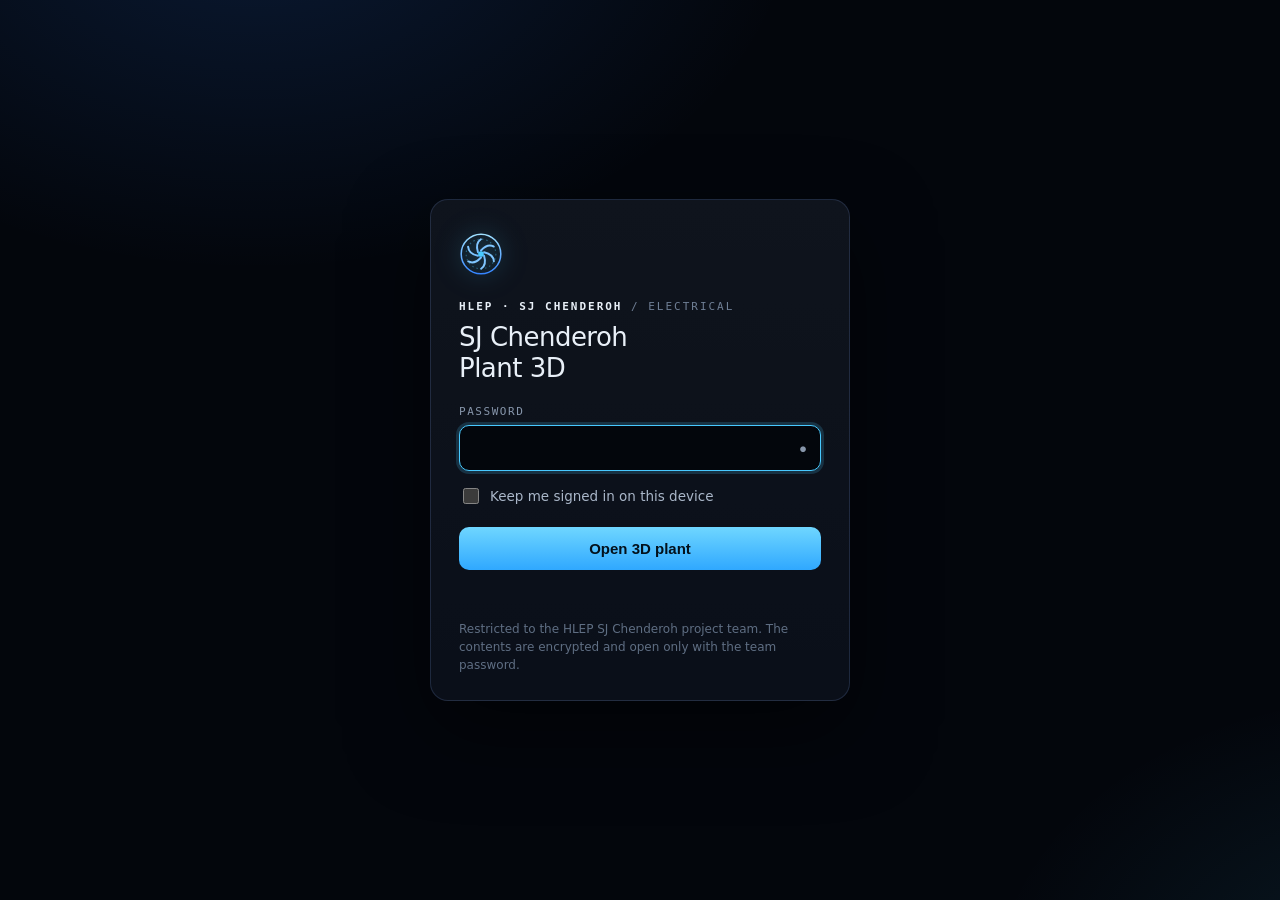
<file: plant/index.html>
<!doctype html>
<html lang="en">
<head>
<meta charset="utf-8">
<meta name="viewport" content="width=device-width,initial-scale=1,viewport-fit=cover">
<meta name="robots" content="noindex,nofollow">
<title>Plant 3D · Locked</title>
<style>
  :root { color-scheme: dark; }
  * { box-sizing: border-box; }
  html, body { margin: 0; min-height: 100%; background: #03060c; color: #e9f0f8; font-family: ui-sans-serif, system-ui, -apple-system, "Segoe UI", Roboto, sans-serif; -webkit-font-smoothing: antialiased; }
  body { min-height: 100vh; display: grid; place-items: center; padding: 24px 16px;
    background: radial-gradient(900px 600px at 20% -10%, rgba(47, 128, 255, .16), transparent 60%), radial-gradient(700px 500px at 110% 110%, rgba(72, 201, 255, .10), transparent 60%), #03060c; }
  .card { width: min(420px, 100%); padding: 32px 28px 26px; border-radius: 18px; border: 1px solid rgba(136, 176, 255, .16); background: linear-gradient(rgba(255,255,255,.03), rgba(255,255,255,.01)), #070c16; box-shadow: 0 30px 80px rgba(0, 0, 0, .5); }
  .logo { width: 44px; height: 44px; filter: drop-shadow(0 0 12px rgba(72, 201, 255, .5)); }
  .eyebrow { margin: 18px 0 6px; font: 11px/1.6 ui-monospace, "SF Mono", Menlo, Consolas, monospace; letter-spacing: .18em; text-transform: uppercase; color: #6f7f95; }
  .eyebrow b { color: #e9f0f8; font-weight: 600; }
  h1 { margin: 0 0 22px; font-size: 26px; font-weight: 300; letter-spacing: -.02em; line-height: 1.2; }
  label { display: block; font: 11px/1 ui-monospace, Menlo, monospace; letter-spacing: .14em; text-transform: uppercase; color: #8796ab; margin-bottom: 8px; }
  .pw { position: relative; }
  input[type="password"], input[type="text"] { width: 100%; padding: 13px 44px 13px 14px; font-size: 16px; color: #e9f0f8; background: #03060c; border: 1px solid rgba(136, 176, 255, .22); border-radius: 10px; outline: none; }
  input:focus { border-color: #48c9ff; box-shadow: 0 0 0 3px rgba(72, 201, 255, .18); }
  .eye { position: absolute; right: 6px; top: 50%; transform: translateY(-50%); appearance: none; border: 0; background: none; color: #8796ab; cursor: pointer; padding: 8px; }
  .row { display: flex; align-items: center; gap: 8px; margin: 14px 0 20px; font-size: 13.5px; color: #aab7c9; }
  .row input { width: 16px; height: 16px; accent-color: #48c9ff; }
  button.go { width: 100%; appearance: none; border: 0; border-radius: 10px; padding: 13px; font-size: 15px; font-weight: 600; color: #03111c; background: linear-gradient(180deg, #6fd6ff, #2fa8ff); cursor: pointer; }
  button.go:disabled { opacity: .6; cursor: progress; }
  .msg { min-height: 20px; margin: 12px 0 0; font-size: 13.5px; color: #ff8f8f; }
  .foot { margin: 18px 0 0; font-size: 12px; color: #5f6e83; line-height: 1.5; }
  .boot { display: none; text-align: center; color: #8796ab; font: 12px ui-monospace, Menlo, monospace; letter-spacing: .14em; text-transform: uppercase; }
  .booting .card { display: none; } .booting .boot { display: block; }
</style>
</head>
<body>
<form class="card" id="f" autocomplete="on">
  <svg class="logo" viewBox="-20 -20 40 40" aria-hidden="true"><defs><linearGradient id="g" x1="0" y1="-20" x2="0" y2="20" gradientUnits="userSpaceOnUse"><stop offset="0" stop-color="#a6e6ff"/><stop offset="1" stop-color="#2f80ff"/></linearGradient></defs><circle r="18" fill="none" stroke="url(#g)" stroke-width="1.4"/><circle r="13.5" fill="none" stroke="rgba(72,201,255,.4)" stroke-width="1" stroke-dasharray="1.4 2.6"/><g fill="none" stroke="url(#g)" stroke-width="1.8" stroke-linecap="round"><path d="M0 -3.2C3.5 -7 8 -8.6 11.6 -6.8"/><path d="M0 -3.2C3.5 -7 8 -8.6 11.6 -6.8" transform="rotate(60)"/><path d="M0 -3.2C3.5 -7 8 -8.6 11.6 -6.8" transform="rotate(120)"/><path d="M0 -3.2C3.5 -7 8 -8.6 11.6 -6.8" transform="rotate(180)"/><path d="M0 -3.2C3.5 -7 8 -8.6 11.6 -6.8" transform="rotate(240)"/><path d="M0 -3.2C3.5 -7 8 -8.6 11.6 -6.8" transform="rotate(300)"/></g><circle r="2.6" fill="#48c9ff"/></svg>
  <p class="eyebrow"><b>HLEP · SJ Chenderoh</b> / Electrical</p>
  <h1>SJ Chenderoh<br>Plant 3D</h1>
  <input type="text" name="username" value="cend-dashboard" autocomplete="username" hidden>
  <label for="pw">Password</label>
  <div class="pw"><input id="pw" type="password" autocomplete="current-password" required autofocus><button class="eye" type="button" id="eye" aria-label="Show password">●</button></div>
  <div class="row"><input type="checkbox" id="remember"><label for="remember" style="all:unset;cursor:pointer">Keep me signed in on this device</label></div>
  <button class="go" id="go" type="submit">Open 3D plant</button>
  <p class="msg" id="msg" role="alert"></p>
  <p class="foot">Restricted to the HLEP SJ Chenderoh project team. The contents are encrypted and open only with the team password.</p>
</form>
<div class="boot" id="boot">Decrypting…</div>
<script id="cend-box" type="application/json">{"v":1,"salt":"SnMX21/EN8oNAfRYH0rh9A==","iter":600000,"wrapIv":"XgbsD2gnA2amhtgM","wrapped":"JfohjW0dW4Am9qn6ppTNHoEA0ARchNCNVE/Vl41HFLZieRfPSYYI2+UmBbSeNIZV","iv":"8w0thedreh/FuJM5","ct":"xV1l38fnq1FzjO/3mq6cq78qYpQg8JYOVJ3i/7ezhaUqu19xkbpQFq4z60hN4sa2dKIM5Nt8NXK74ULV8reUAz+OeB8dQazwFONuQiEG4L/5uTcvUTFk3Hj++NnGJ19hG4r0u5oL6v9Q2c9gq/ocML3KlwigPZty/Mc6IxrVguR3IzvT48f38Txdppj5iNqGMPLUK09ZynsBBIwCXO4wJq6lokguJwM1r77xt1aMRFnvV9Qw9Agp9jIwCtwwePjIVJzmr81esNZ9rtPgRrwkeKrhxuFiYnGRVmoyRRY/TAEbEu6Crw5MY7xfIBFe1p5GDcfB5XnSq1dg8V7Jm3JxSAZAa1pPEKnPejec3fYNddnYRH2+c8ae8QiJEh2RIvOBSUwC9TpdsCLE5aby/RuMjjDU4GnMeU6rIz77Ez1XR9vJk4DVvcHcx9Yv2Mms399rhWJqCKUa0h840xSKqepO8KT4KhbjSRy62WIXDt6FBbtsOFI5IuXOulgau4rVaZLJHSIXhk/hNTkNRAwE09HtJxIhCD/e6NlV//UvAGyUh9n76e1YDVctP/Xzx3jnAPhDp+BwEn9/PJ6Htz5qRVMYznrNpN7gUt+QO4YfwReNcaVsX95UP7/Ywb7bXB0I77PXV/U1qdHF1hgEWgYyShDhOaHCSml95MDmyrGF5Xy7EbBX82rGZnnvEo1lAZLNHLO8Y9wGOf285JC60uO/jUTfCFsU2CG1yAsMJpQjbgSYxVurO7MEqJwnQOIC/b6a/[base64]/[base64]/RFAnjKZOv0cvqE4t4Ety/yWs9LUkt9JwNv3iiElXKaI2Gu7mZPFWc6iqRJlCIJI66+1pVn7dIVauw5vCLaNyjY58mo7rmhd1U8LOlWZ/mY5o7FLH2QouICkwPEOD9eEufheoTRof4is/GqKMGFqi5lw8eoh+5IQr0cT442R12ogSEjrR1wMkrNeerB+ALy+cc3S/emOVvOxnS2k9gvNKcjiJfu6YLlHViE8NwrURsLChK/oB6DE/jv5rAAmu9qS+KeUnu77g89DxJyRSj01haFwoag//E1iYrBmYcviEma8oq5KQy5+dRYVG17dsZDOZ3It5RDzWzbBVm6msrXo+jGAujcbEl9FnDEjmxuqk65mKDzkcNsJ/1JzEsTbh/RqNUgUd9hA/duNVfb78bPA4cEEYDstdin2AG5q4c8lYrUjPZQ52SNNlTHjvkfDH141Ut2BKFtTxfdC9BfBr3MFywf8sY7y5vs3Svkvd9pe/RJ4Jl6TmzM9Bq2VM5iJq4QHGaEPE0crIyBYaOkPmcShmzkxBRzRJb8rFJQuFgPMaOI0n2Kk9p+VP07eVA2YFIvbBXAdgjxwQMkJO83Hm5YUNYCIsqZf1wgiIwmmwe+v+fqwq9adl/2Zv3e1lCtLGpvM6wjMDQEkp24e4p5dwG1U1Vm+Z3efEX6XTxhOVr+5K+a+/R4mwiwzGUAjXqOAKrOBLg1zeiOqsX45iRpVr5gWYntw2VIyacQLdnlC8X67N1KxKB9/5FTBRRHGSNbDi4DSE+olMHPnGLQjmnQbvm8AFANBpzi7g6JcLbF7RXhnpI+wRWL53Y4ga27SlNajFOEzYdYXdSx/SDslF0AngClD2TCsFKHtqRPJGpIy0Jb5k6p8Dnls1sOJ+urRopRijWoryfPoFa2oPW2pHO7FGp/WMZHN+S3eaxY4+XmF+BVzb/xCd/AWHCEnZqZ+JhwYvlSQuPaBBHAJbuVKegMFFK3dQe/[base64]/yuD2nXFXspgHwR8RnLsybXtOHOSJznVHdvWuwsS8vkELGdHOLG9moHY5P0Mzv8vh9Stc9shrpN8US/1WpPhWtIOhk/zq4ORT3+3XhwK1i30S+LxGsorqiEB2/oSGP98dD//hD2Q3b7ZWsg+e1b2GzYMNXZzBJC4gTk5UyTwRaFszMp/DEtYmoG92Fh1zD6/8LII44T2G3Ftlm/vMeyhuQ4OZHz73l//gnCO8I0srHxV/KUv9czueveP43nEaAvWuhFKCguZXUNfP+xzmfT8drvYtS9t/3qsMRT3ByHRKJzJSidP315pXTnA1MLB/uG8yaQAnC4rQEYw2slXv6CoeEf+0rTL9L52TEI++SWvEl6f9iZ7roOl2EZo6KuiiSx5xoj1p4nq25Df3TrK1VuodYYWhlxPM3Vu2tj8DfXZSMREwRt3a//xdV+JKpIZPT8sAzOS/Hi5PVcYaNBGJMb9QFocxTi8dS7GO4Rc4eiExzZfFYF4ciuVILlrlWDbkLpl/0NNXUX+nqSIcHP4V8J6+wTuN4SVEOrMPkaQMExdN1KF02RhOOuuLaRe/tr0H+SKPA2OMwMWrkxvd5qO9x5rQqP8hMpOKIaj2LiBBhImwGtxwBwaHJk32/90mrcBCJ7RibWkUnjIACjudM6OwXlNxsZC0Wlgt+87wT2GdoK00gjmTgxi+soCDxfsMG1ZxyNidPOKR6CxLPHsxAd8SW/2lAeM9Ao3HUftpgF11hYizsgEYkAJZZr+x4xpIMembQxlGGCoD0znK98abG2x+tKJEYIAayBn1dwaES9bAjlhLgcPak97/7ExZa/bqUJK6d5LJ2A9od16FVY1NkH5CTps+29CHdmF5R4kPtVLYXZVGw1YEH2FCbF+VT1+hZ3NL/424b+VWL79AEogvKURbGaIdPgjCWFNxlbpwFbqIvHUSC7UWW2E32ZKYoAjsDVPZ71hLlHzt1feEF5l9NgqALyZaZIeaQeRkeGjR/jtHMLFdB+//7M9R4+o8N4YwBjHbDIC1hk9HV0m4KXQK2eUkbe/yfT2/nSXIchz1OwmqD6oUe5mS7BfrRH5rK9tJSvKUWatQlcdRfO5nFpHDa9jtEYXawk7zQaBJfKVC7CYNPJHc59cNM6IMfo7aWIAEd9zE9hAQbc4dwVFkmGgy7gWlS87Nh9aT4iWcRfZQo175LASxtDyU4OtVgn25E8TOIBIQQf/2VhmAnCojLiFLMXfHGmBbmHWo7IOHHtBH5HhA8bVLv45sOjMBuW5bG4PAIUKmRb6qlAJ67l69NKza903j3Nd6Qpf0qw1BYbTuozuZmJv1j3jMb3wGMniV0EtN8dkI4+r3FACLgAI7qvdLmzyzVosvhQOHUh5DZ5NB6FEC0xeQqyEgipTXsPCBWda4G/LnefeAdS4lZ2zd449IQkRpImUSWYDm0rRFJ8c9zctuiXfqmDikA8w9TlLUS/WfRA1KUWEWIOd9Fd40vIpmI4CFWfx2NCAZiYnuOpyk3hKwIggv7SacDl2skvgg7d15mzAY61AG07i1YTtuFl3L2eInRXY/a24M3s0JrHiNT3NC9g2r2zVuESRBrfvHiJsaATP+Ce1WkHA/AZ3bDGEaj8iqy0ZU6unh1j7YwM9JWWhvnr4bvsBDb92OY/fy5lptyaMRwNSQQZFGsz/uizRQUciDiVeghZP5LZSJvsjcjnX0o+0+Ojeqv/KfbNmUeCCs4YXPP05N/pLyGYxt6EJ5jQSLUIkiAg5udOr6kCLmjnWv7H/lsTFQv9SYCKmXbUV0PP6wa9vIUkNopvo3J9UH1nH9UZq3ILzR0H9Zs1DoROmGvGA/s+4jYojytpnuQQ/MOtUwYibqqGwploypZBqRGIy1bc0pzwb1P+fR96TpIsk7BJHdXjRZlguwzNxS3RGVg9AESqWRxdROSLhk8eoKoOv+wCd5Zj6rxWO0Vko7A2yJIKY560MEGpPzhR46Hqj4oN+P/zvxgkAPPqIU4QT4LQtizRv80NmiO+VFdLV+Fnjl6AHOCoFvAtkIsJVjJK/1cPccsSKa4QNd4yRR0Vp/vsdIgmBGw5vNtoIMyrd5XikY0VXKXxZ90SEv7X6KUWqWrKMerOG37V9dCc60XwvEykQ/iuQIynTmwNd8TT/d5hMLpfxbMllMdFyfSkoSiAWH333gdrkD6gg1XuspxSs1ftYlGVDE0Taefnm3RThYzADTNG6qaJmKJaMenQsF8Uyg1pGux8Go1GxU7199peexpylN3WqjyrvKWQ3BKy5XLL9N6f93/nICg/GidO90urRlepZNZSG9NFga5fd9nwYkIm4MwRE0FyyoPZ0zsO1pjs9KU1I5L/AN1vaTae4xIALEeWRrP4U96cj9TL/c5LhQZFbxK6LzacO1xy0cLESpRGCaqH8ybBnbJI0CT8fDzG5PztOA8p/Vp5W5fCXlU0BPfdA2VFebEApcxdJiJTL2z5VdfVjG5V2TH30rlo0uhvivdkBP+TGketTdTAu4iiFCs3C8qWYrByLTYUFDuENbYvMYmhIZVeldi+9Krz35UpqGdoeVx42IP9xJ1M56OPVdYQ3PmaOXTz5vETUkN2K3w5dWv4WGtqDDBV/S6vblssbZXNQ/G2dvq1VO6Q4tQrM3FL8wr55rs5FiYTo+EPXcaGh0UlTdMDZdtY8VJd4QrpyuJETo0daVGcStmEPt5bjkM3SWjwymLzJ9C1rd5hEddkVg+G4KjWlrvJp7vmoank8AZ8EZ83LLbQKEh65j7LJoYDDhamLqLhQrqej1aSkQfU6x2Q35lqC8+MDY8IWiW/ckhE9c4Jg0xVnBOqiH7I4q9DNyzOc+QwDF3FLZF2qwWikHtQ4pMGHtJ9FWkKCI9aY/++0MOgYVaL3vMNErjtwLsXioD6RcRmSHdh5zk2nmczbyO8Uiwe2i8lNDxgCDcdnBJXs0wfcTG6JLLEtUvb2FU/s0nOKOMCOy+ShdnJ81m7/vUv67yNL1P2hRmUpOwxWAcxWEw/AgbmsmwSiDyJyIwbznzfQuOOW91KXFekgf0r92niJZhN9UQ8JjIJEfMRKRc4SwFh/of1NSYLzTtf2tVZixA6MOnSSWcD0Ymcwz2cfzND23kGs9tF+LyW7NKfgs5TA3sOIfHGmBAGactUb/52vJumpG59TVTHGbhSOHeSeFgKNhcRCmE+jFYbitlnma68xyZLqYzW9+dlavtrCLfbgjLL4zRAJcJ5KCfay7VzXD/qsaxIblxunLA00Nyj2ywutAVAVnC66ururRcu4mk31YDc7aueRKGXdfP+TxNPwwFxYG3zUfJ91jTiBv6buRy4wCFOYgSsU4VN2RMRtJP78vaES2XQ6YkBL+YbA9Hd8w/N/U2abnxV2d/ZgcEczUdeYziRd+zc0+cbtLsjkRULBiMpUVxrG8dmpnL8J8Lv20j/GDDyiB/stUV6QuB3XZtvRNozxDrlrA65Bxm8AVfMKbJfMn4NatejpZFIYmPrFXYQz6y28w/B44Qmv7rIohNnIkv4Ceq09kkxGoyCR+SLFMj5KFBEGaSmCAOdB6XY4mqWIT9QVgSl8ICBSM3H00td7l3xSs6GMZl/6Pf7yNfua7FRtYzVK85NNCZnwXWt5DOkB75VV+DjQ8QBcwYU/iUDNhnI8qsL/EqNRGlvCIg0cZ+xVi8V/1lyHCWI4R1NvYUWalFi4jCtDim5hTIcZ2tXh+7832RUgniGgpdvsHlAbrRo1WIv7l5c5gG4QphLIDFINomENHy2kRSQmhlJ7C9iQPBegoMlVmG0YrC9nJ5ersmHLoPiqyf5ITc9ICMMMC9xMyVv+LsRQZoXUp5mPsgC6pFJFRxr3uB+5kOCGK8/qD32gAqdUDPTLXaUN8lsEb0D4+elaoomJSwZEbeWqoFzcoZ/8ROYEA246P8ZSbiDoBBFH8M7OEsA0rBJ6Bf2NBNEfIp3vHMriFpkzR9+No/DqdSNOnZ4AD1+joE0EtR7rfYsMheH7kUKucG+1Z0KkmBgOf2D42rPTLWF0nwhzs7e7hnT8U1hfYg2pQmja8AbftjgGvkhUCdKptiXFLX3RkHP9NIr5c4zvRUA3btHDyBt6ky8CT7kbPV6Qtci3MP4kueqLatWMSVESmiA2x6v1jjaRDin8S+OM5K/gIz2NlrYkkEE0HIKVApajLB66oLS7S1vLRSAaNSFZCzltzScucK0Qj4CiGRBUTG9VjwHHwA1zc/kGJhf+ecrfqnhtGPChZPUuIXWLBbo8h2+QwKESn/zurUyuPc8/UabjvQkQSO9cHpef8tOzkjt+fH7C2pKEqgoSNuj8miYsVBQmAsf29DLM/HJ/+l9WXqel0DJE3t0FpRk7RXkUZn56K3/HhQLrkXMwKaMjHY5i+kCYe/zttv/iIDF+hPCNzjhS2xyymP9qa+sc/EE/YxLi8sPtcpEet1jJE7kworXnW+/q5BkePfoFesWmWAceOH5/O8hPlU6xbQH/RiHr7umHIgajMfMHZvElQJaja+7UsUJ8aN33lorVrkk8oWpBaLx/URKa9Uf7U6BPQCk+aI4dVhTqSWMfejRPUc+sylTaPV7H4tI9PrKh9n9B+P33L0F7OznTrKyCUrqiR74TPWL9JsB1rE2IBnzS8mjpMofMiAJ5HYPLVvO1U8OV0PcYkxPIAmr7mfX/L5c4UeKfDznL2QOVPTcgwQm/KE59GzKZwdzCASEri1OCy1ZSYSl/kbTK5WdqLOYZ3wZQuZPtKqwUrqP6PGwl/sYCcbJw1/Hfo49RPyhjZHqNPWA8vW4xaLBT+P8O3RQlB29FkRUcbNpv3x6x5zT8dH4lRcgldH/q/7NASuok8vkcqRnF5uqzXclZCwAVT5yFvQic7gp8g5DNpVmUUfFc5hoJfD8mfcxWNLsWTy7cdFGFe1b/d6ecH0FBOaUZ2hp5mbLmKB4FUBtIzTJ1lBjXQJMHcZ+9VFnpEI/h/hMb1Uefskut+77Vs/1xdSMQDe75C5ZLUuk+m2Ml4iV3uUGOZL5iXEjoOew1ax6kqdTl3OE8ecyKZWrleB5xTjruo69yuPfX2/ybyn35ByyZ/7zLiWD6jyQo5zXhhryVzYPWDFMbQUy31pTkrmwCg5Rl3y/dvSqKoKTdWbKVi3+Z51S5BNy5SZUViIz6AbQGguaVt4GDb+v8Gt2vQgRcztk+oiEbVhgpD4hTY4vATrq4gPisAwagGOX/5jtcugNi5FK+Xm8IomtiM46Droqa8OZL2G4/WW/HSzrhvm5w9obaeF3OJg34zf9zCATjAGybIFXf+zGDzglVRfw+7D7HAYPTHr6WxHhwwbpxaTbTS7zUisK/LAXpNdx6C1x5dIjiiMFuYV9OgkcvrRU6VvZah9fTfxqqDwvNSppF1QqkCFlQ+57rVXGItQMiqzzg3sThWU5gFxgxE3cMakNEkixRRQkYKTSfbCKcnE8IA6ePprFbep1sTcNgGlpThy0ah0nFBfEbSNZUOYD22/WqQlgTXVHzkzjZRxllVNvk8aifHkTHrQRYq3VzLBr8gt1VMYcmUOH8dR8V3C+0EBRGyWTNzsz2cI0wGgpQEAWXqdQ5S9teBGyD+YSK8+NXXsnSq2IT7LOQ+jP9LYVi9CDpoLsfy7qya9Bjl/3be3JBJ6z7uZ8CLk6erp3XLr0hcbj7gSbR8B7bB5L9lHmQ0nx7H77KsjZlzEOjH0X9XjkApVGAQu2+GoD+jgdc/tS6EXAbw+iw90WeIdwt0hZXC/eJRP8z6PRfK4nVl8mfUAeemWJNT7ukJRLklTxplNTB6QrcsIZlnATCNUNV/IQ5iwQfDiwXSFEeW/h9BAWJn372wP1V+5+PcaKIPiZK72hj/wJIdQhP+IK8TodO8MpemQxxoy2QQmZO/sEwX3Kkz+GMatmOc/jb3eMkLq/DPyxRkDEiHJA+K2fTxN9aFvaptpQbJ+Sb6l0/ScknbK/hNTdjkjgwFIzqE7Gjdi+tCeIvuvAAsD5G9NYfMDfE6X4Apwtbqdwc11rruS3tXpR45oAY0XOw/3/UJjkLZl8nsImVZ7NhYraGp788B7EIl2il1hrO0A64VmphJK4vrFLvzUxvXX3zwFdD2hxa6otGpW9Fa+C0crRCwOu5wAIKI3RHeRkYWxSqhQgWpR4zlgxlDEUqObbTLw4UlfPhi6mWTd36+/w4Zq7TfhCCjJuy+DMzCC4gjmtWopkkFnWiBCzxOHrT7ahdDQ74b3FBUvEcfyBB4p1H72O2i6RZJLLT5XT1qGmubPleW52KMGurB4X6VOFx5G+nvtl1yadJo6IxO4WD0Bin5oaVM/BgQ0iSIpuHBEis5n0dJoPCP5yqz4Lf//qDRpYkR+BVvwlXeqqbSyQglGesUGJDD7czjlyKevSpNYQ86xwpR7KeZxIyiyfletdKJS9pDCvWiZkkoum7a/COvLNdLVP0mFisNsEJ28ug8yrqZUUSNeVDGnDEkO+JEU3ftIuOL8JxzJMMdF7DtcbsYXUQdnAf+NmU3ZLwnMh7lchb/UyCXIi+5zR3CgmAMXWL36wxxQMfMUEy+12W4McP98bVM8Ja+8nCzCtOevzQ7HDPV8kCiO6EkxDDjeFOWc0xPFn7ANShTSPaLnOLu7ZCtIId+hNMCqyliNGfXQE0YRY8bG9tA/pOYy6XIUbQcJhYr9j8B0cLhtQo+bgOKer8sX2xAaZNpq7iDhrYqzvrNojLyDHklyBaZLLk3iLsVI8guZ61HlhsSX8yjHE6MyMK23DOjH95fB/q/ZRwBZHJWPZ/VbBfyTwL3G4NGmzPXeR03hUTr9vkFFpTxI7wPt+MDz8R26hf+J+43+kODTE8ztnLTNPtfUX2WEJnA669535dr7ANhxQoQTFe8I0+bg9q/4KKa9gVBEdKFDAzp8CiDrxWlpdxZfAlcFk/R/cDFYUiAfa+03RuRL3cybMdlDTHKmfQwLnar6f/nezi6IIFnljf3F1sSZvRf/qxd8iL20x6NbcTlROfPrsN23ONBjNhRB6LDbTSWRRlofh7rwtv5l7t1AJtk6x93sdmk9WF+12IKmAe+PHGI7VAb523wy89wRR+3Di7It2tK7DQVXZBw7X2hMMaBKnGP2wK8gH3SWmzxqD3/B8gXlnydTsR/E+CuqaniNDgQhZqvpW0JioHiYc5b7uw95Ys8SyHv0m2+Mb2kXdevZTLc3EZuKDRLZ/[base64]/Uqb4Vh1B9L5l2k6LLyzyaD1ZqXjoG8/lFkx1Oz9hJM5hS0eZC4d6qqcM5G5YAvTARyJwQD2t7zaI20Xod21SVBCSYoU2sCv5ASUsF+Tg7TlMNGzMIIMa7OaDz6Vv16npDx8H6KXDTSa+c3g0rQO3PJyhbG0NR13xhc7ELUaxI0HVv0xIqO3pAyWgXhgSOnF2MMRRYBu6XWgADUMAIhijrKag9oeW+sbaL//TpUyvsSwU7XLgAB9XTOQh52OZt5MuUSsx9iQyM/B4v3xYyoDS+0enVXEXugnlIi/lUluiEQYecIJbDfvohOOz91OFk5+jqwg3oWVKEBQSTI3hXvxvByREk8wGsge7HZoe3udJIAJ7xo+EimVfvWkHUx6svDhfy7Y+dYEyq/[base64]/waaNQGanr98iA77phtCiUoB6lj8tw60Wyj15T9E1u3xkvP3hZ+IED96ZtQ3qr+WgWsYiSYn6IgovtJ4oucH4qMtj14WOYAJffUZZZYjAa64lYVzaWMo0dpdUMLPxiTpCZMCsk9sEHtNaEqpuUkr4vstuwz8DoKzrrqGEi2Z/pO68MVevar4csMZsiIPMteP2rU6z5hazcuPeXMy+XukM1hfBy6r+Vkjt3U/SgXPiMJW0Ydutbu8TLZPtSLKP2EUp0VUT3BMA/LW2Abe9NTRdHdF8jXfPdLyV4H2v6Z/vMBB874UqphCQfSvwPBo8raQMM5QUnwfrUKdpsKv7n9k/IYfw+AS7GkZNH+pLh9lQHWzUJU5VrPrPtvXMuDFosqKHcMj11VjYfiABxQXKZ2fcJpqB01vLM2BFyPa59+0F2E2bA4HVvzJu/Q/eVNVlFLDiDGXXYqCjeVHXZF6tgzLpDpvXUgJIX/C/0S0VM5xcETvu/pVg8nbuXrxEzpSKDvpx42Oy7xrCIva0UTvSzsmOh9tejcApd1bX+lrfpQxEDcsDbKsb7tQLm/5fQZqWRK9TXogHREVvcrND9zHyBMAtbi6BiQeC64TSsruHu/02rSg+LekgYUnUONUmhTABelspd9/nGIzd0oZ2MMwhSXOwnJMC2nZp810zHiPmXJ7HyJww2Fs7auzoUgpwU9IUCK/LxmuM9aJh1TMlIcYDVdxZvd7th8oI3BU+ICUVcVUM+ueLp9/Hkqg3IlicHzrUwE/[base64]/ZXSxnuirhd6mxI8Uh7tY7WOjEd1OBphv/rtr2nmHq6SJMWqbv1HQw9/B7+IT/wDbMlV1IdDD5kX7MyoVib7MHOI0Tu2BD6az4/tupW0I1P3rL7zjvZK1tlfu4etO5VphWXtduKBahZVph8XeKRpdaxzs3OiqG5vImiJPFe+LjyGFZOA72lCzJtiqF62kCCAMuCFW7ew6L2/SsTPBBgOtj2Bs5KoVF9bjxGzZepUXxdG3A+6My0qhpPz09NFiesEODiGvxb9ib28Axyy6KjSWbdeTexQ3iQTrM2TwtfRzdhO/iqLvcva+Ey/mw7ouHucSm1Ai01gKhhLZgqJ3lV89QZY6fO682qY1ZmCOvm6kEl2PsweEhNbKOs01gdB9I4x6R/Jvd4vcDOTcM6v7bAtmUtZOHVBu5Hms4JZqgs8GpJuvRJ3WTS0zzZSss4hKc2Vh5+IU6y6Bg3PAh2QWUqahSN/7xF3RR62v+HDkTaUYwMEMzCZqL970eRS0UxLGEnRuGGg9Lo7YMSV5wYLLIG5S8c1A0zCOka1H9lwea8vVWjFdUD5bZyyD4mJXH5JqhjZRgDiyCTN3SEQjkBzr/bdZkPFiRSQo6oFLCKxaI6n0pU0SREeRhkTnSiqHQgAkh85FYNpP4obwdo1a3EEZH4pt8+aeDQ3hbIx0LaRZ+P57F+2geJH92tsK3Ic9EAkTvQeRpFnlitusF3JndoqMb29nw4ABK1ymoxgw0K/qBonjFBoaSUvqbyuvEHT2vmtG/Ep20iycgLBFkULPOvqJql4Q3SsnI8rmab3imY3xzPt3OVv71Ck79SbjakUxx5Ko0+Zi9vshGIhpJ8E4lT2ifz95Y/[base64]/1bOuB4Dz0ebRmXTlAj+9AtqjbpEAwjf5hq0B3uaXJzj76rnzNT3Z3ukAFUuSndGk/0ukx9Lh2gQ0/9UHifaZ1wWp/q0+KyWMuCSNyux3dfq+FQihKVfPK4CDqxh4MHuA2rb0h0/Zb6JhoTZ9pFUUcA0L2D0rfo7mA1BAFHQ0IUYQ15twS0UpKGu2ANCjtM+cY96pvDkMHHeqbNpyhWOoLFyRkJEt5jLr3WNlZat5ff5S7ybA/F5D0gtv1hjUN5bYOxN3U+nK761PLYt4Kl6Mbrrpjf9urtSVhvpQwyvQJq6+Ah1XOHvrPymaDKaQgKSbXtKioiMyGLhNbKKK8p8XLZ7jsyTWw2yO7o329no0pdYUe+wiPWU3nFiV8S3CLwUpCnPt5adsXBpBpvwIxzPb/3rOQ004FQpHcRcFMVs/5waNwvpvMBcVlQrrCxu8ZebqpM8cX1O5+5y9vMsiBS3TNgdsMDMpqNrX5EDpBXQynbXdmloDLK7kyLECUCkPtTcTIkCSRMN21iNYwVhhgsU/MmQJCRCiuFoOxLU5tMKUhFS7qwPMO+cSiQe0RF88bkziQu8ASW0w8m6QVNVQD6beAQtDue5nr4w/lXuPHRq5xE2aykteWXuX5vzfkeo36OkJN+PDNLJXjDoCX2k9j27es7Cjl1yZ7ZEz4RKhhbG/AD2EL0WKGjWpAkQ0xRoVVxjrgcPrzyPLjUYckth6jvQSc7F7aAAe5gA6FANT38tsT4YU85odH/kjolkRTZNIx5rUewWtNOcNJEz0ecNV9oSBvSivxgzbrCI2aXFKDWyIUcJHO1dDbZezFt04gUwyxtjmIF+xrFZagEJlpIakYfRBsporYK/eUPvWs4Ft7C37FnPUqWIdab4sWai+KagEATIE5AM3brT3wyPwDKpplW1iA5b8IaeqyzQNoy9p9xXlMCKbop9H9kvJUITKwgMCKaT16QfgVSZYD2RhfVBuDQxPtJPMa3syCuHSyHV5ZRkkRMTVU2MnNO/ZeHmuUPy2x6/+HjrkmCdiqtjiF3YvLatljTiJjYCxHkUa+OJLmipilZL1YtqTXEBoER54cmDW6btRdlFD6HuyAMu2JDEzKhxd7ixLIiSZRIOg6Kln++xjCjz4IfsdyWx5Ye4ABFwjFCoEOOEYSfUldZsw7egQLUwJnXagWbtyXieR5U8C/ojFhgwkPhxLEzXQdBfrrke310njd2UcBrsYW6CIthXZBG9a0Nj9tGX7K/kjVl/[base64]/oySzocVLYog/yiqskqQWCjFH8cyNv8X36pfMHhNc8uA7pAc/aqklO7hFd4qZvYdwil/31yC+/vRHZ7ziZ3lb6+0q7GTmCq7lxhI4GJWA6wXAFutkl78ZZG6nrnfu+bGBjZI0z/qWIS3ihhbunjx14x8XJpktWKmaw8/6K7FDZqSu3fXtvp7pVrhKaL/U0H5FYfGXcnM3E97kfle+loyizxL+4kGqarPEVPrwqcftNZ4XoFdPns3kTdVJyYn7xenfSuOfmyDN5fjAJENw4+2PSosae/+hRmHPhpUMIFsAMoG0tk4jH7SAeeaaNzgc0f0Uytft5t8ZLyoQcetAr2RTb2xcTwxLXJ3ovOtwkaIS3LUbd2VPqMlH7b8QBu0NOOpWXTQQsiSyVis6AecA5kbrscIm9wYRcl9DTSxf6EI0hRj3DLzlwrJz2sOBE/HGk9fYSYnsVU3QQYqScRcmvjnsnXusWgGn++VB+WbwV5Vi7jFYya+EvkWWYSwM/Ta2+gCFVABPNhVTyTpKN1OVAqTRSnq+CRIX+dEhbxZQPc31aYcC3oq6nkd164+WejU5l/qu/B2ecsg4l07IDxALNrlkh8zYSq6+xrXY7k3NxHVa8H3RUzobtUuRX5C08A0m9coVyE8BZgeB46iQaF1u3I4EYitJkSuTchqKg+p10Jpo5Hfcb3B21TlI83NIWKAe55DY2kLURlXUvZL3qK7mC/[base64]/JyFvB1V6WBi2LR0yef+vqKKoc/LdwFeGvH01Nh3ETqlbCTR+CcWEtF6BflQo84knhAYptI/v3o7OYGMAk22I5gb074h6zgfoZQlLMP39enukG3/dBsqUx2pQ9Pz6TsCV1Ohcwz7CMcnPtsI/vhHH8LcZ5oDXK8qgmRsUlqE8UX0kNT0pcojXqj9auHRsYbdBLzHEDiYRvz2f+9FnxAr4qRRjlzAbphgkxp+oCnjT+rJAbltsSYmu2qIwNE99KlgiwHzXjMuqVOe1M83yAu332bTBg8R8qMFnX7cDpg7U9mjGywAwxsbq0Rx0dTvVTcvfAHHqj0Hcl6Y/WLnivK7XQLt23Yrkjgg03ARXMI0ZIrsNHDQ0Fz2sq/awSLvl2s+R9aNSvtuOUfhuuBtoYLWD4eeeP0/i8WTya+EHw53V2B7xE23CjhLyOGT+n/Fvi/LmhTJFcYhoVz6HIx5IyrOWWDwNXq81E9pmXX/3mcdU9NQt9ALbUiXd9f05Bjkc/XGBQD7UoTvfKK9oYtUCA3vkA/VWa8DVj41GGt8HeY8UMHR5VbQMnLfin4P3beTwWLLMhlPUt/spznH+geO1IfgLxHSJTFPRJUEblb/2MhN6nhKf0CoACfwZ6WcZnSs6LssNZK6lSrkoerGAXaTwhR4gf6c/ikIHW/8sAyndfpOKdaclBk7sP7nJRz8kB1g0a8HD6m2z4kGY//[base64]/fiyQZb7bg+Zt/R4DNWFGdJsUhvzFu+wjuSNmPfyf9HvKKomSvgMKPjARkmeohdwRua2b9Rw+EXVBhxl2Q4++dntil6zvPiPXFrx0t1MWSBIyFDHDEXXzOFXi7nrQEMSSQl0ID1lSMdoFLMMrWFfXx/QQjjxQK/Nz6SvzaHRWIrtPZ4MXwwPVmQK3yqLvHFUJ4Xfgun1WULiBo4xNb/4VdZwbgX3rcQgUQAsp5Nd1rjHlG3lAilKvQpGOh+/RcIFd9T5I5UvPejujvrnf8ywTLufh5yXNt4RN5kz2ZLesb1F/d2GWQjcWBpkd3vLQr4JRhW4tux1dsEYLkGejwmAKFnzhdnDuBYGiC01o7WAE+eKth/cXhAzaKosHLk8bS7Bkf5x1AZJT2dhG1MAb0rmQJ5kDkbf2hKfL4M3lrmC9BDwE7me7sCB2uQX6jIAMYzspW2Dhe9NLRBlW0fsTKcfjNTQAdqgPKpfeOEJ2bl2hdfUj6oBGEv60kgjj58HKR6P3E6ybHHnlkjDyvub5KmdezoMEBPxG8hSdOnBH3w/EXoVmvyxFsu2JqQHGaGpsqICqD2+6uducpyN3dd0jZ76S8DsPuumzW4OOPYfJDx5+nIA2euIYQIw8bDkFBRPRKSOJ8YASe5e3mrmd9XhfeM0rqnEFGvaeVs4PxDWsI0y1czRqqR5xGlbY9E+rHRTaYWeTiOgA4iULP3ShE8E+hEkJjW23g7IsfJWk6CQSKkXIq3/fzgC5/GYMvQsOXJo7hgT8wkuGTN6wM6VkZbl86e3X9RN5TJUKJQP7tv+CT/gxqpAZklkq8XX5/iP6SikUd79rSNweLf4yqWY213TYHWAPrtRXT4hJ13LNrO4pe4AT64whjSymE1fPMzuJdyvJ07I16NvGG7vVZH6/u60bd1rpsD188OixbNWetsvjtrF2HYijB6XmOSDCnhZ/wQthziX0eTErmONeH2XmxY5+0luQxhizzbnfVS/K13RhCYhSop+CLiGxxbGsFAhouDt7QayZevwuRjbTp0uwtEf98lpM3msYwN5LCmA3t07m6O8BUGn/JS5f1iNjfP2IT00Jk/FtGjsnBCoCr2LHG/NpHl22daZK9mxpL5Wv6ptRtnjYffw5S0iZmrmqxdsOUWJUEfptjmWuPHm8bhNHlXoPmM+U9Z1z8EZplcXMnTv0S/5376XWcfnVIMo4d1g36hiKneubmTv63t8GbnQFpAeRGiLQ9KV0USL8iidz5uJqZHCLxSLpdruq/usX6k+SUuYXGJuJdLyoWQsUtAwxadnFTwS0p2a9pSqAxmmqJMWIT7Q39rQIBDgXL3Rytoca+a5SW+pUtzzDtFnYY4FwvCnqsZZFxgKFOvumCcKyWe1EYwX4EiPIi3WdDVsR+znLvYGnTTLySVmggTlf5+yN2qU5By0t57U0dCmMzrY82IjjtuJ438H+m4oOF/LuRLeLN4r5Hch5arv72H8Y9Lg4+44iDk/[base64]/bFQLTvQDuhlmKhVE6Fv6SbNjeRsm9SLT9DBcP+78jO8Mli50Kn+raMcaaBxItwe7Ej9DPwzjnH2fvhOohnPju4R1LPxBE+VTVnueB6u9FcxnbJekC5JlIcGkasjoJbx43friYccTJxERY82qx78zQAQX52jnnbBwp66KZkgrzI7lvDj2OIMZKjMkz7QRv/9oVB8+hD7WcJOHUq6a7AkcipvwURjSGDSzY0TM8bzTHS3OYZhsOzs438cUo8tKe2V40JBKP1OX9M/vmiwASExNgJL6dyCDv4rjeCpbVCXxJPMS5bKoAUGgTuWREAcOBxI16qlst5ReGdmS6crN2YVxYLPCxEZh02xnQealLY/Mu5Tc2mYq6St2p/[base64]/0eiwfA0RaE8zAhfev0HpOWBcs9UyPzy673GYUFl43sUyKHkZDL83DcYRSgddRaM8lIiLhYwBHrn7zipyCDwFs9RSk/[base64]/SSvN9yDo/bnQK0naxCdBOOIXkyoFT2FCl/2A1/2FVQURlKI9MQO/5lMHX00HEneuWf8sIHiLFVf+zI0pvHBpi9Q0Vy2/Ry1qQmtRiJrCrtxt+LTkqBUbrQruiMkOTmsY6EV6CdKrC5q8/bld0IyBKwGf5W1dIdLJuu73Lcdp42UZDJVC30d50P19C2LyQmofLjKkcr1pq5OjVY3htXCIf2RUloSuNtfbKtXKtmp4XlFGv0wgwEJMH94oAOjziuv3sa42cq2xw5GfnLe8CIqXWhUHJdTVY2BTZHlXkp2Sgzk3ZRfQoc+8twvH3F/rUDARMnCSp8XD5j0q5iDvp1JquYIOX6cdTjMTXnLe2x+AAzlc5lI/KNsAhzzjZ4+Arz8dwdApSQxKZI74HsYO9ruLD0mvmGM49HKIktUJIDC0U+D7AtozjXS2AyGC85BI3g+f4yuUc8fAaBtfpcoCORc3WVQCTxPsu2E//zBgLIH7U/[base64]/TgZjYvRq1iS892dw0lKTMjlOwIjjFzvxsz58+tuE9QJ295xFxh+LLpUG9czriWPncVphbgIO8pDpNLbFnZgSx0Q5DvgRymeZ6zK5Zn1H5oUP6cD+85aGNBqFRd0Pa20KvgNlZphScbs7ltStbw1NebRyF2NgPw4uVzXEvHN6R81n8NUUJZ7nIDV1K/KACizsoeGBLJftJVck+/sJVOYmRE9BQrF9eUsOQhZn05nwHe97kUHVA27ZZhfmrnERBHB2NwoWh2wqWJzRUKRtODM8mZFGBoGG2I/J9PTSD/wbCDxKO7P7i4cyjgiU//7d7qB7UTDnkd/KONKkAHPL1KsKyxnk9YSKOcS3n01Z03c/egUK0Fh5rWcHsGMb8k3fd/u4wl7n6Rd978xN/SfI28jA6TCv1ZEGB5yIrFRQy5SlmkX73hBLZIQcqurMWESJqqNVORdfhNeEF1JGVQanxgCqEHjarQQdmaCX0kum+mLJiaUOEP/7uS2zlS7ocy4tdsyaPuEeOJMsEysi1Sf5Tlqa4PrEFO/YQUl9WdAVNRla0AuubREbkYt75dOaaBNF254D5X1Fcma+WeTbPscufh48zN4RRbvIpjldJ5mrsbKtrWgfGYnAnyDfjHmFdUpErfNx6hOtnO4Ug1PHR6pI/JGw7OUPl1LzMpfmnsXISrU36tzItpm8nDwp9G446pFqCfsl0DquYPYfbkzidLk4qZT4tniuTI4vUcb7eWauvGO15tYEMn4l2fKA6WEeuWaQq0Pg+P022NUfertpPrYrYPXgSNkbdses8/4ZuXARZOfzNvdjN9FmOUElVXRzsIt0SFmHsRkqkWCRv/HrOplunFvdWWC3dthfJtX9QQKrR+J6sbzTshJM8AuZLQDUEjPUCDUwEWebfN8VU0b1ao03D4MMrATLWkI/9hL6fPLOFz59sVVmzJjwyjFgJsf9yzLyUVYBVjNew/hjoB0nye1vkqHf8HaqaIPh7tCj2IzsvCoueWG9pcrhAGxZrVJqq4lt+mtXFNYsgzCrgX4MHFAk+DdK1zUsWF8YmN0st4eBfIC3sKhI2kT/9/7ISNYJUceNeIVlxlor6qGOAZB3hkwsVnZSzndcHoHXa775VPDMcT0JPRFCY9seJIDLnnuxGp5Bjfu37D/OA0vN0OpG1PKxPn9y8mVa2e/TEag9mjJPa4qyxNFpkpL+CqWFaBY4bU5uQSqT6luJrUquS4zj/f6r/eG+AWfacB39nwsBvKWJulA9eB6LOOoxIAyvFv7Bz843/cgf13bryoBzb8T5910caPfoO0rvQRKjtYNm0rvPsuQptcb1Vg9J4dST+fDAKsh7j+HdscQWcQps19xobJb1LPXKsv/DIIPQpaklk2U1pudIlB6dJF/ILy7L5Z+JtyeAyp0aJPDxvoXYtVQkc7zmLPL6a9HdKnLxIYp83f7L70Y4fWMSZeXI/[base64]/Bz6LdfHCpIH7EL/6dAf/ek3lRuD3rkGbFj/hmWB7LAbyZH6EJPPio4AR7/jB/uH4WW6OmTuXFLPJH2Map/mZnpcDsY+w8t6UJVJescyaDBDbilivDzMYGZbVqW5DblGyhXOLNq+38z5nYfStrSGZXebgRIqKjhMbb4CZm4/zgbU5cS6HSI3e3Qv34+8tMpYqk3KWGHpp3zPZC+43KymshqMSvHTRF8LOqcnVMxngx22Z3FahIvgPPb5Bh/[base64]/8rwCTi55W9ZmMOEhY91ulviCKHZDzzwA1kHIMu0cezSbsCCRMY6s0gbNpRMjSTAzmYRuu4d1uJE/c/afgZvD2MpAz62iUFf4oQQ30pA0+qLrcUHQfqId/6KVsmhA3HesUpRT9TyQkvZwUjVQ6HeMilSa7Y6qfv+7jOVVE+XS69uQKPOuRjTcn2mGD6s1c8sN8QUvpdd1k/x7oS6bYppol6b1l1aX4aG3oon0/sciEoAc7spsQM93rfk49rWHZs1Mb8JPL2JwFlcm7oJZ0Toox/BWrPwrILolQZWcBOcSXlhvDS0shCmsbEUPdNs4hI2Lg9gnwGOcKszgkUIKMLgBR/rw9Vxwp3YsCB+dj0DGbzKIzMLW2mbLUpbmKkQztXtJv8Bm1SAINPx5e6zugGRijmi/11YM/k5itcvL9Jfa2TmWX8rLjaeOn2CLo/03ZsIXUiKOmzbHjoHW6JO1To0G/Kw/Q2zz3jqDZky4dbJE0EhZNFCLaRMjCB0UDbBLVH2iierCdirnTrjrAltTnHXwgGywS4E8gNbp6oldaAM1tS8T6QYtzQLsMNEAs4uiqQ9K4JmmdzNunD843ayemvp4VoDeUcR9KHlJRp8j3NFIg8ZFs5WgSVW2457STOnq34FbNvOr2r1jYSD2q4JgzHMMnD0Vo6Uv/KjA6By5bgjWaaNX8aLmK3V/S0HTa0nzCyqStt97yw30gyJGX2w/t34SVLBCy7QVOVO+ZUgixgYAv2KcA/aMn5ufyMPub2OTzeKthdF0+vB+AMboXoAwBKlMBzN5MLGGLmGemXPjmcBQgSg5uSGNOgsonsR+oenXf6Ms5UrB6hj9dBbPIox/TqzdqVujRDP5hwnT1G/qPcTYXVwz1Jszuiq5UMXwqIGAADxrzD8jRYJVv9h4AFlSJpDcbhrPNZfcMcDFK71vPiv5Q+hkIIKaDcwI8RHwtP9fujzGIdirUDFcTPzAwxTyeyNvfwSpJAFAKeCvwv2Lt279peIt5iy7rWSbiV2bV9qQnXfX2QEeWR1QOV/thvpTuTHFlpX4G4iBn6TIPrnvsGFXwstyxD8wPBtXvHWOtNLJzND90c1i6uIkdBwt6Lk+9DZwiFaiOQDQFcBKbrhWZukDmfK7CNoi2JOLJ1V6GFpqDl3mgFtAlT4qqZCoKkLgka4DXltmUJz/LyIewCUh/8G7aKQv39X2nNoMG+Hn7yBDjMCkuiLsrMwViyVk9v7ZSYhxd2mwYLTw5GSczCcry2EEOfUD/F9ezX+c0AS50XP2MyBSmvtN5/[base64]/kgj6EhkiQA3U5JhE9Bx3vAPd5WvIx+NbykU64mwjmggLNEAg/+VPPhyxdcIc6tHhQ/lGJgP11tyYo08dOFR0zS7OG1ziKsdiTeYXELt02Tabs4IJme1LxAI+fCsvUGFNWnkIeZi0/Sdvm7cjUrJTaId75xHz0ehxU5O7S01armkzzw3p537uKmn0d28a9fTG5EHRUWe310VRbX2hp5rmdSgY9ET55hYNwFMZm4Tk+nVDIU/pXg7WQLJ8Yw/lq0uc+xxxMq4hXU0akZqi51qOQY+ggaFwsA8jz151m7QGomgoDBhmU4UX5xhd+Nh341NQ1K5TtQ8k9CDxu8s3qEKeBFJt50ZJltCX0eqwep8Tt14p/4yOTLlAzBsyHv/7I1Lkxwtm7lGZz/usghZpwuMIWr9xMcnMK+7wFfsSZD+QZ9Rw7KIzsuztrTXlpcpXEPHUhSybwDsjeoj8JXzVqOCxlnwIUisHVj6CYmculDfZy2bKYs4m09mklSVfPbVUH3QZLNff0p1t0GbfOMN9yRQ6zlQ2zUzQck/2J4dkT+uZAtu1o2DtvojQDmg9RVOqPgUJpv0/4GJBJaiY+jqT7R4qSWqLWTxNJk+O3ANP+RbKkSxy7KByOK6DUQGNCO30PeO5JUngfczdnvgwAi62isbmk6WufxFMtSBqsQuB2icxTIgJgQjuLUFA7q+rWubWZnDh9u4xrOcAezFG8emhIHWwm2m4lb/[base64]/Ai2G+B9+pIECJLYsUkjjhhfQyG5jM6puM9idoW+7r4yb6BKVn0/QQ7DiEoWfPzsavTHvoAFybEEksM+8CJ+Pf6WwgaJ2oNO35JrlQjNtqDAgR1Wa/TqQAVifQQmXaytTMJ1SmQtpu7Buq1xomsGcysuTJ1jKjvYglhYfdNUKaxYXERqHhGljOXOZD1JYNCVpHxPP04d6ZVdVL3JSdU2SvBCZgd0z4jh+BS62/827nfrKX5XpN2ueH5aQu5ROWfMTQTxYeTv4Cv0LHCtGjhZR1HgQ4HTr/6U2IaQVOKGuhNCJ2K7f/E/5X6b2zwSFXdMLEjdZzRFdwuUWCx0ItIi6eknn00Oq7qouA/P5xiQKdrCR/djyUIQcvTT4yRaSqfAHcoQo0MENS0V1F48bGG3kQXYc2rbucKI1yb5/+1ar4nNuIohCuNY3g26Y1KwRksUOQeaALIJj4PDhsmO3SE6MszR2jxs/[base64]/SllP5TtNUB1I0H/1p4fQleSwE/svz45e0BL/snSEU1qbIQ/nuffhM4g+l84vLSmy6aTg0mlx5VfnIXNIti+oDfTpj2l12IYjQUxlWvcrkPg75JtmnJRUBbtE+BFi8nYEzShEwWdHiHM9Yh41M2JKRWLmjmwR2qTX92T/njzuaSEfwUOAuqcT9e0cHcY/6rVmYdZjQRKzJbxQgTSdEqjJhBrRZm4unJ6ZwwmkEyN8rTwf8hoxJxrgXID8/Ewx2RIUh1C2isTD+8ITFqoEPBAWKmyGbCT/C0LTkaGWzL9yggFixd3bErt1YCKXWipIZIYK3Crjod5F+5WhPtXuMa1B69vy/0BKQj8pyhawHx6UXjpYcgmgbqBEaFdJZv2eAJlEJA8fhoRo4G+gz2KYHrOFDzbS01rQpd6s/ILFpLnPe+OvOm66VuGtBYDgqk1qAq7JukBZ4nhebB5rawLlTcP2ABzoxrckXbjDgQTA23uKL5cYWFZB0xbb6iFeWyYY3ftSa6VPUqNITopb970qz0tvHeh2CkKw7E3BbqsggYO2ZBrX3h7/[base64]/G4Fa5gA9Hwzs/R31VraRv8N3Hwm4Zff+fbMmrIvCgPy+6aiSy0aArN6nBsLiDXrQY4MHMOlz52+5WL1P+BlE0gjIvIJ2sO8RrmrJdGEhMgi+w/yNVcVVFEtU6lp7MkVyCvm4KsRg4/1eufh8crAGTGC6F71MV8rnpUvPgzXXGPCdgkjVzdjQ7BkS1Dye6cUjg7l9f6d9WiWXv1L7v7T2aH+tpIBLGkmSVt2m+Mc9yP1Gfsah9/yBqGZu3srYqrvtP6vg1DTo8q2DDtvknoQzuy0KFzc/AXegdCfFE7pKmLBR+CbIm5tYhW8PajVZdDEh6/EiipIRqlTyWV1x7UOLgPhmc1YLQv2nhL9Hzq5SGojqJ7HEQO4ipzD7W8yK+4aRENeTnP+/Mx/rt/oUQ4rF5cPI+uWz36fpnTRKaLMcQNpzifGJuaiYxvgshMNTquX/4h+MZxvBZOMx2owR44JjFcqwiLyJacdbf0QDS/v2mwh12k+9085M0nMCJeR6sbEFLWF4xNeiWLx1eL9QWgue6gM3W0xnrk50ZMEGQopjHBz6cIU39TQIW7QINt1P/TM7LquFTASLsqa8YXBvDROOwkuz6HFU+youDZi+qKSrcyCmPcyYCVV/jSTeJ+rac7hGo8nLkUVUJoqDxF0uwFIF7FrVXIbTvLcG9yjuSyzUzG9aSCnA98L/ClsfBM6ufjvHBPJSXnYmSNfPx8k5AMrfYv0qewaVrBnpaWWsPin+uGnM/bHGK57q46p7Y4AQQ7sPhr+LBqTgsSJCJmBdO169SmpcYqpxAmLMcEcij9xcDcubkLqS0NeKvpyxJKiIJCV7JxFz4vUy3SYrW6rk4SHeGRaPMlIWT+aiOUilcTYf9Aqmr5WcP2OFq69R4UnZdquqU/FGoox9/WE+9ESJ8t6LY21egeUxuNvFWVTenzRZ2gAUArS7plmTNe+hprVz53WLSfDV6Ldr1oA/ACU/Fyo/pPL5xu8qbfsANnTQYVp/sKdg+/ZnJynPSy0n7E0EsnxV7ru0tFsFuovPAE7lYKxDaCFBb0IN+/ufYSq4qu75BSpoQrlWpAxIBUxgc1QssTUs+ljPOPJkonFlfENYCkgXXMrGryEGwWqiv65N1ViZvlhB9HaWS5+RnU37ueDJQ3WJ0WJv9tO/y43M4Tauyi9XLBjjvEz49aIzDkrkY+CK37bVb2d4WH3mRiYRUSVriPMRtDJ6F+CEsgekXepi88rPvoHQFecooUTIL8HMA0z7kW1OWMCCU8faoWGnY23dgozMWzgMdW1RGt/XUD5umaZsjdoegbe/NaLn4SPPx1NQr95ru6meMWYmFartkI1ExrKcF//8dnU36E44FgesEqmru53q0eMezcMaCTCbnuoVwz11KkgkCFoII3dNcny3LwDO4JzXn2hfz3/JupPIATetb+qcx2CczMmtup0iOv3PMxt++1ZYfkcoLGtIZ5Oq6UhzWq2Atz0pZTl1JXI+zpIXCv1JujSbtnJFieKL85IhYLPSrHwAd89LBGVPTxHc7l4jeUe8vJ01JLdK19Ac+UvKM/IiaBeN0cAY8CFkPS/Wzd1jK8RUVqslzZeI5n96aS3CQwEmNJd1Lp4g3mRnhHr/NMoVXtKlG0UkKAQxgazJOc0YDODMMxSSCzwY6nwmp3otGz7fJXv+pUWIP2yL2DT75kTCHYfAQLo2Fcs0/myD74Sbw9BWpDhjkSQlzAvWl6zxFhsFUyrex2jben6EA8JO5zjQ1tTJDVYZ+qBD3u8+wIQV/Jh3aOV8ABK9846SfhmdCaBBpMHblYRlYEOnlLvTnFvcuc6YG1HxM5ffKdM5PapNUsxvl9tNF3Tq2UkqdUVMeft3McxkugN1BYnSo29qpL6rLdrmIQkyN4402QMKM7NxE9htAtFwDFD8Sq48soRCECp0NZt4IkVrzZLbooSm+7Bt7bzVsb4SunNd/RPi9vTYAodxpSJTUCo53a2JCYcKI5yXVofdJpCD33OnAel9a3QOTRiXe3lzjFfiyN5pbBKbwOJLlOJPvLJC8M0a5ZbnE2n40BY3a9/LwW3l+zRk99O36vpmV6L5dvrX2Apu0qmW5c72uVEx6fD2lgpjA3voCLUsJSCjk1WowIcHgdQgtffBQGquBhVlM7+8VKAuksBtYRo5su9pjCwsL3nQPuVmipQCxsD5Q2SM178XgXLoQXIjFc0F3xRST8K/xA9ppOhe/kp1ww+jdH/O6FyZuIqOQla0BByWEnTIqfrMLrM7LvmRrdC3CBrWKcOpZMcm8TYU3oY+L5pv1HgCx7na21L89LAYn23qaTRAtzPqEOfubbg51wWHY+Ps+VC9KO7mqesquI2uykCkPV+YzOzJpLHcOBmry1ATRmoXlGh9DeUhVhD39Hl7+LesWqQqiqjrPLH+43SoYFy0Z/ZdMTVChclN8hyxs1ZxUOGRKF3iFVd2ilqX/ZepNkbjQ4kdiqSSkUqJHbQvZQkBmHTkJWvz/8rtCX2MqSWAQxJcpspPfG0zZ8gxc9tv9gF4RfqEqcqRBErmwubEDQEl2/WroZEGctFRJin9ajn+qusTG2M+PKJsH09PoiehJ0ljHd3JrolsCEdU0tNJgZIukKHhYu0mPDLUx2D/K3Q8SGDLnZwv0ycjOJ5OZJKQ7U5c4IMxWUllPQfDaeZN3c66eCT2BjISU27z18e2Bbq31za8xMKI7cATXwyY8SapcBsdMNN2Khs29V9V2H2FzYcWmp7YFBXF/a4Az14BmtyE5vYLIiKsjpUpzi7zw4JIA/vw1hqXez81if2e0q4OTCTzhmC7XP3axu8q5ynszoA4DfW9e6BMb0TXtynfa9hahAHk9TyGvaCTpaFP6B6M9WKhTIDOwXY7GJbi3H6xvzgHXZP+OMbNQs6SjiFYAEx6JGOcz3UzUu7spKwuUBJ0F7GAIX0/xxjYKF6deYAj5QxMsJFlXquWltgGaB9mdGZInY7fUAKt+XG89DDi1Apf72au+Xp6q6IXI06AS92Jc/2XL25JuvUGVLfCN79lEpEd9ts79bplo2yFe+aNrdq+CEapEaWX4ZeNhO4Bi4Qaou/oLC+0l2DqFULiV6N8LdLiXHNNewxjMLXNOOQlm8jOZgNS+spFECk0RiuCnKOKjioaNx+tE93NPmPOXUK/+UK0ORBduCeY5pYSJS7vKCW8tA2a7qeOtoPCTVyfeds6LZA2BLHf7xaS0W67M5pXZnnKUM+2tXcOSQ7RD0N5LJWZ0TLczUgJDdCHDORnkCNb70w/oHy0Z8W/3B5nQgOQ7q9TiOgys5ubUHX8ke5gFh6hqZjcS7fhj6+urcCjKdVzCfRaH3ujKZRzVDDXoBOshFfh1axNAxz7srR93LPoWLR7TkpIlx+p+Br7GKVCvuJ/xx1CG2au7zNfgHrdz1so0UWxca4ZcYwX7KQf3E0j8W1D12JMaCJhJnfVFSsRzfLhHQVVCWv5mus2wE+nc4P34eSOjSQd4E10kbSY7tZtwKQkq1gLAGNvLFEI7F8Ha6fh/ZTjwtNTfLu2lhNI46OYw582jjU8Fun9lLJjMOT1qS29hjmzmyZu/3LZvb/slzm+cF/vtz8KQAAX1/ePSrKexjKiwRRmGF1G6CmuuZecuCp/aU7Sn6U4XIAqzmQj4wqbesCoD6XxCrJAQhk3rD0IzRkp/3mJfpidz9qQROvSEVwuTOi+GmaNSafZfIGXbCJFcTL72zK280VhQJtI9/[base64]/NH7j7d3EbZsihGYLUdfZtWnJtp+JSBHUdBtiK0gLx4ihKPGZRWRy10J9W6Wzvv6pqTbjXxK55aw6TGhALxqkH56FXwmdfcCsNzYCF97Y2rgOuLkUp/fkc5PJ9riHcFi3hAHwVAYT914cIdS0669a69/OhHUDVWaPDL2oK9op4eoIQ70lIdSnGTEIKBOqU0/Z3O/Dy27vP5mu6+RbF/z4yt8E4dW5vxM3r398XchJ9jIf18bgWJqWjIbo2HE/7z4UcflExlnQAVuMEysnsg4/Au1KkUHBOcb8ddyzlvLghXAfWOHq2ARYRYCa9wiDRHy+O0BysRLUPZKU7gzdxsJJMETtAAW9YTD50lazdgynVvMqVIMkdWuuH7o5RPeHnDaNWAeTbJZoiSkD2k0C4SwSX7F93UfZMNdNleXtqkWQ13uPtKCaKGBpafcLjgatBCd0WrT3KSqI/MM7k2ShDhEeR6E1ftcz/[base64]/qWt5KalkSSA24WI0wFqE+X0iI1YH9ISF90FsYrA/GU4NVH9z37vQhwgqqVPP63gfKEmB4VTpbwovUG/VAUa580FmW+VHHSDoWZ1TJ/[base64]/BHK2FfQ6yS6+txsFEdqBVucDz3esYyBtWaoNdj1SjR76tZhZCKDJJk72L5SsV+L/[base64]/coVGnQgtRh7zmK5cBo5P4p+3VIVqGIMRUpnFfYQXvBNwTtgtAO6yiQj0X8MtKT9yj18IHR6dbu7ZWO1vICkoZP6IONZKhwQSppYwK6JNC7INXESqcFWYa4pwznNxVHjZtyqKlorR/ICDAOtUmRkX0+CQ5+VrAnfO5dcL3UXsTm0SO/yPXfvt7lWsnhfDPGTgVjjOdoq5zby3MivPO6nnJ80UVBkIfkPCFAd/G5FBayvlvgpOGqDdRgZmFGF9860gsVqfxGaKEv+T7GHwDQRFv3TbMPZdUQqevEmGCUyePAmh+/RfeUiBygTyKY8P+vGhVoWuE7iRXB+YKO5hXzAh/BXa57K6TtPC8RziSLBnbj59wxv7fuLQdxRzCphhnpo0jVgh5HyIuMtMxZO1fhftxP/rwKu1wvnnDAH6rXyqmjqxt8F89gZk2HnVe/Dg7az3W25tSZ9PL2h9CO9lZfe21S0PghD531PtMMrvwM6EUOsonx+TAp+/GNoC11Zn2cZlO1cxJiOo4VsW/HiULBFNRBqCmIwCoSfOL0E57YYeVUbvji6jmrQp5rvNwnJRtaX9dmdfT8qJxYsOMx8xEcvdidLODJWqlRJSNvXJ4+3WvMxR3Qwvj42HNJoxEVxFq2XNhm/O+kZh2sde/7K+Nd8OGJN8Ejo/V8ErFH6xjSwoMlTLzFfI3ZvoIQOu5oMQeJq/ESDkc01jHKPr+VZE5Yc0mt8oJ6DGZ3KfHNwrcCbDV9f/jgFzf/ZP84Ea4PaYs6aDPUrnRcSuebYqfoCr1rMzIzDqndjGwY4eMzMw73QntEkfesk/RHjhHi4yHj3UssvjqlzG3mDZiDr0LdAGk/Lz66SPv4RUnahvgcrvZgag8AmgjvAdGVZPV7WsDzVjkTet/bO+ZPGPwaWU+rcPGBejApULOBYwAtcieTyMWXZ041CojYnynnNsan0cJFWwfp5sIvFU/ulQJedWrX8SXOymLiEol6E0HHSpNDb2xgTDpI/HKXe0lXND7lw4IqCXSizwf5pAyN/hOdoXI6ht1xP34hHAhXV1m7hZK0SW/r4ZLPMa9IElRzc4mLJc9V//D3dPTlYMw+fPXrrRQl7eR4e1Y25pUO4dIcgLBjHB/[base64]//K6AToM/2CsFLQD1LuB9UTz64l3s8ufWTu0q2/ukrWmj7W6cgJbRU+wYSwwAtTddFJtlqRUdxBZK5ggAyiZtSQ3MG4RidjufUZzm8ipudCQ/eNrufRwzkOcg9Nuw0YIk4RIloh4EzYfTG6LiQ3Nvj9Q2K7WD2etWyYRCIJVjZrddLs81DMSCFfs7yEEDGLf/be1Taj7YH5ajdV4WYCk0/xOVO6mo8llcP9P0M7VZeVFGOE4o5sT+RP9NdS3E9l75EmcpSEiMQ3Okm0IGUh5iZpHpGgautdVrTaO1XSfRgV46qdTly0nRoRKTCAsVGAWBria867ymmiDkcAd5sWOJhI1ve8q/TfM3m4uQws4FmFgluFsZMVHxxCpv69xuVNRdteVsBOKd03FTjkPm6rW3XMC8zlvjEdAevL2q3s2kwk/OKO6fzRMA9xDe2b2N05/jVJD4I24KDnxQ+LdNuXU3UolxvbJParx/J9vxEizRO23DRVoH4I+b1dRLtGCSccZQZ1OLvoEmkX0E4ck6N2FUasUloZZdFpU3fcUpwKtW4+okn7bxnwPrg/O8QIzA+hzWvcNaFXih10a38GwfsqN8bZHNEb0YaW4JPtdaH7Vj4k1bsfo3mLy6KE5nhWrovG04VOZKh1Fc/5qNTIDjEMj808HNMdXueqG7XmubqNl7TqR2BwPNwxJGIV/9bP7puzTjBFlP2KjUMZTyEMZfYkqUFvm0qD5tOSAY+jHAm70sIJsM3q8t8zp3nuCMYs/wc0o0+P//YYv087rN3wR7RAywjAjZmQdi9MrGlF8TDPCsGXL88Mh7snYjfcBvq/MUD7BhlvNOHcJQAw8YmgSs1wQHajxX1NVYRruQ3RTBOkWerHYJfd4WfnqQZ5dT6R+c/2i9TLj0SWUiPUTnMtFeWsl9h+UGq1Sr3ssQxEsh/h2VnyOcXV8dcAJd40VpkqbLAyq4ceGLVgwxrdCvpieosVz/7FjED1mXbB0DbaZymnajFACythy1PA/pc9XUcivRh+AAqQedfExcKx3Y6mC3HUoE5crQuBXVEde9CTn6572q9FB242V4jVsWtXwKq+XFBNxvWKJCFIuhKeQB13dDb/Q0uJK5UmpdenI4WFglXl8EpJPu957Zc6wxKN4QvpKeP+EMPDiKJ/+Wg6GbJtSDWk0In3s9bq2U4lpgVSwnhhACHtx106PZ0OdLmDc4h/jHuddRFISOQkKHuGsh0BAOrJfPbN5oomaxwvPwmMIhf5nLpbj5zW+cYkWRLCVqPGO5Ti55/E18WfD9r/sKRxEpDNXvoYRbLvXyzxWjcaoQOTzU8LaDdbB74AY0AiLWzL+8Hj11RS1JkNBycxp5DDFStf3MqbYEMMThmioPGMe7mpnmJHXug+57OAN9qdfIaRhZ/CCSVedy6qzIQSdyCM8qpwasvUCkK65xTnfbIYjCJZti0ZxXIxMUp60ne+6QqWkjf/zkYVifWhTXJlnVeDm4pC2ZRU5kxEuMXUGaOLpwxfM2h90ohF/IQJ9hlGye/pvJmXjr9lldhxKc1wTEyMtlmUv/4Up7xGhb2aIQrLHc2nw6QingrJ22z33kBhGeN/ntDe/uk+fjGaESZ9R7yM8oPgMUhKB3vhojxaMOmoX0w6QexjEFhjn0szZxob0Gh3OOW3HIqP4mji44+Qgt4g8Rddptg79x8jPbFQz9wjG36OveewIa0EbPpPAW63abiEj5aPpch7OlKTXNz4sJzZp5wc0qNAJ1gqji1Kf3UNrhpaHlAaua/+8QnnMJ21tcLYfRWyPxhzJhdrES4msgpUIWOgfAX3nG/BKqhAb046DIC5x2wZYWJzuIemK9MAklBOoR/hmVE2juui8qvnML5YNlAqGg5VMreYergIkl7Iu6Nk9w2U242sE3xT+YCAl+j1LvhaDRYa1EqcT7Sjec7fwqvPkv/ADMeW1p4LddHuzJYlhcu422zdjTFGen7gn2ulv4lnJWsQbmFDEIHLfyP70Rc5P854a5ZgRYsifonkhsnmVgg/M8MjvEc0vRlfYs3aWRRqPiKjUM44MymWFE/7RzrfZMl63FOlrzggRpoAvVdvTmqvaTQgz+bVXmP22A7l3ATfqOyPN/H3fKCdfCD4f08P3HtVSkabEm1tsSO3y0InC8G1UdVTfrZwQbQWo/N9b1i0NGS9neSB/ARRszzFkescGTFKkQPYf7FZdz/mk3wmMcd/X0Gs7PVNr60nSMNN/TRWjjz/RfPAKmonRmDEhdRhXdzYRaePH26QvywQvwT0nuKpd0KKiBAU7QS5ddY0FvHwKkg7KyUrsjrxoVgOiQ5Qd0/gQhEDj2MIbbT27DAnZSFSxCyg7OFuIglUxyAs3+tYVJ2QD7gTn+Pg4tO5rN/HFsUXZ+uWpTZYT+0bbCoQ8HZyHPItvSmDEZYMvnehIC5dPPX2F8NoRgl8plp8DFQionPx53a8n3ldvUC/9pEIse8sHaYC1rxlff++x4VtyKwHVHqAVOZ/W26ccWzdrH3/wVF0dnl/8eY6ACCtc1JPKsTrd+CaraAlsF04dTA5VBmQNl3KN27XgZimwjUN3nR+kTFIdm1/vki8qCPh5DBvuXy+RdPQiv9HsvMsPFudWl8ESe4P7IetCnnSaWT1FUFUc8NZS07zzaCyOUtW3kzx+5JUQjtR5nffHmCye3qcl7BwE9UJV7p0HHHRvvTgdJqdwat6XdZFV23br7P4NJgXsMDBySJyEzjgghsTZ5MYdv3fGaxE0sBLtSOwgUcgHDrhU52ATZTVN/R7W1/xMSvTbg9dv7ECN4IdA2gIx03GCV70+7s2o15IUx4SpovLMLJp0UD5d3DN3EGQGVo71L8z90b6ZzSKZYjPqcDdmJ4I2I4DqGHoQdC4KLurtOvyOxHY2gMh9xwSes3HLMPV3U4Oy+FOKLIgPT5oDwupFU/bkdHyg/uynNrxHEIb63ZceT6gzYxwzV6PaZOvHAJJWoPqD9OG41jsHGs3G4reMkzednTPlJITgLBiHtVAqFdvU7vqKSjKEPSLlNhFe44inKeODMy281+hfwB4yeWxr/m+KZPuNNY2eY5/+q7y/oUMy8pJbn1SdSh5RC82mKdcirJeNkIZDZYzYlhCoTOcjfU8OuaRi/nfFrc0URdDP6GGskqIZjRNErzLh2BixFXw5KV7O3NRisI+Jw/Xg5NQfxW32qgL8FmQF654Dyd9Iwbm3yHaFFlMJsuZkFWT8IhIIw2buKCivZ/LwbG3Sjv+c0GMkZg7PJWOZuFg1hPyCJMp18EYIpIP5xmBHB7WeauJzPAUQiRpIMa9/zHsU+R667eBya+0jtPhAX71ypyC5pywy2fhER68vr9kAOs/YIktZVksFDgIcLbEVpC2fbNVVcEBbf5sCMZW2d6JcZhnY/vC/8+B09l7KCjtEKbNeJxazfE6IXnJGT3VsI0B71FyckfCq8Pyhjvehun5EVGk4Nd5RdDSX5QJXE9Z1APyN881qmKKzueSkK/9tnFxY3Ez+i/mF4d/RirkrvoM3O8FEOA1sQ+f3R1O91gs4xHWBl8WuxrEHl0EiTbCwolGGbM0a65YgZPr2Bb47vt4+SFzljdlI/4CLr5aNtY7phVLVz0SfDbPvjDQ/dPBKG4KhDrOl/SZnJoL6sw8y6PWt85JMgsrfWqpwZVHNk/4VqWd6gBgiWt0ooS1vuFnTejgVZb75r9iAJZc5onVzIuf+pwp30Oq1N/Ldy4wYs4Sg08ZONcZZ+BYtyzbaxo+NelIqwiJpzi/v7T6T/qujjZtKFOTNuoJht3vAifAADDXIhnRuFRv2yfvAAzEeqNLRj/yegpSIwThbCU5K+BUnvgFIwFdqhc3W/eRZL7ngXnoSyw5dIM/qrOrMEB+OfnfziAfsj3eTJg9U5GR/u93J9noa7XBg0hO2M2k+KUMnWg1mbe0+qdQcR8mdOb+fzWfjZJKzznin4pWUsCx/aO9E34JLDH924Yp07RNr8OxK+Nw3xGeqeeJRRu1TtcCTTvPt4yc6XOhzdrzZzCf5V00VKr64OEbpv46CjhoLthWPgAZr/HVR8mjio4VfjxFTyvq6NuJKSpjj6e0iTt6YYoJXUauvAWlABDgJz0kjkXoNatyBAyn2HFiWed9aT1XrIlWf4OJx7oJ/c3jX1Zv3jvbzkfF3zqoh/9HDv1s6IZd7muVOMDleze6gdO5kver2m1ixA8EtRGy7zlZOyCjmi7ZEhcH7Q9TtAkBI2falK6FWZUkC1TZLe/yTSxkpWfWKVOgoY+E38ppSM7o+6S1pexpACz4K7vfKs9yUGwxyBEZaq7kSs+8DTBPL/Yp21cgNDmV94ZGJrxQ4MdphyDygfDjxyxvSRTI2fagwLDBJ6SHmRSC5Q4enhj448IniSsP2q02zRUWu6jmP9X9f5KwEiq7rQIPZybS09mRoTS1WbHj9T/Ry3PjG3kpedVVDKbS0J9OvSRTgpl1zAW8f4cHVcamUPNPNrpAnXq4X8PiBQg8a0cIbO6dNANwncFtq5GpdysXFWzBWYBOs4S7VMRHu/a/YnTFBVxFBPPwgHs6UOq76zV6iX0Asw8ZV1owYzfdKuQUATHY3B/rkfC8+EORmwY3e+fK6GAWgru/[base64]/Iy/CV+apCwL4mVX0eQF6HYMFwH4oFK5PLZ+f/jMIQgMRvaHP5SLjlvAmyKokOYQyLnUGhrYjapctOEAAycTnUUNs26b2Z9GhIhHI6I/aSvK18PYLUtaNoC1UlS1hZ0NyrHIaNN10XQyofhoh5LXbcV0P3Q7AIk0EFiuSKSAF4ax1ANXS41ducl8IzQouhxkS5DpejLD13GVawObduFrBG8c+81rbEkl/KLSGa76I8QDPs6VIqjRo1PpwwPvRiGFa4Qcskgp1Wg/Ic+hrgggVbDRn6ct09UqNhSDR3WD6flhDUONwR8Ib4L5GHKeLVz7G14dw6iOH708kCrJBeszvHZZn478svUXwi1Hh5NtWu9zhaxDYkYp9NpdkVR9WqNjxS/OGcxuxh2mqWPfaHW1d7JqCtStECPK5w1dDPSRfEEmoF/9kUK7RVpuljBDqJW8Can2EIYk5YQRLBHWJsZsUhIiHhG1tRciohFPD68y4jBz4a+2Tg2n+IJWaiseKZDrWXkvHsdIFt6VB5oVroSjFDc4XpjHyIe2lTOUfhMrki7E1QyH3N1MZA4AgTm5hg2KOJDHpBIzDFjrO/VTZ8q2rzH7oXr3K2BqjA85AKP3JkhtAUmN7WxfyucJVfCBSdLgy7mYsyFlJv4HO4RBJ3hTDhJv2yU2O5cPxVcfNG85z7m7thHAg5ieHUdn/BNrhQ8vEyweAyUjBOcnBNJUGI2KnZO9UO/yCPNpn8SarcqoriN+QyNQLO/7uzZWMWyNIfM/c0Zoz+vuMnZdaD1/MHJS7AO8wh17zps0ovZgP/M8gDZte/[base64]/2GrIXyuF9QxQXJWWjACMh+DVdt4RlrOu1rOVYUUHD/koSkwH71jLzAT8SnVA+xGDy5rd+RJqxVSKbtY1uzlP8VRehW1nAO8noQ3QWbwnhVNjl7InIMXRTO5TPzGkZgbwGXGwvVw3xu6Mv4BGb5un+asT78WfHsjobpb8gtSGz4qq2hlsSowx9ZmCB32eA7Z1P/u8PM0I4hKEAPzKtzEg9H1NNOl16fdR0wIs0f/XUZ1lcyMt1hRlUqLV079sKcz2Hyx8zMVlL1IpOIylV8UFggOup3+CrxnTmZJiMi0CAfXOzbtwxuQPksKKKLs8Z+Z8bz23RHki0t51eG8PilfFgUzsj7Hju1+btzglgP3M2qIOevZ+Sp3oYNyY/8VJENyWBXqKo1vkMQ+3+TwjnEGf7r41ZK1j/wCcqhTRo1lPV9MiOekuKa5nRAHzI7QlsY0Po30dxJGvbg3B/GS5l/VkFMF5W7BbekuHTUqCIoJTw+HUzs8B4M1l0pS6vWWOdACLcOjQWdwMZO6f8hT306kliVEmR4ixcYMrp3x1jXuRwpMIIho1s/eTQMtsdMjxjIRsLjkiJPlwdiBkiM4rs9g95c6BAA5T6PHqyoB/gFFPcH4czLUzmM/xlhSdg82zxEv7aYGwUn/rYp2IsDkvoT3t18jUf9RI/IEb82FyE8VfN2BAMm0lhfFqz18E77+diYSgaCwBqXJd9JzI1skTkTOLFQEARtqT6O4UVsdRscLuPUNGQg4f8PnXBkucLEtVhLVquHqm4KwvOOegS1BdBezr46WL3ftl0eq7lsa+H0FCUXreal95bAeSVhScUr3OqcBxUI/OmModg2m7rWQT9y5fFZm/v1ewK06gD7IUXIw59llfaZ6hvzU5U6GuPjAMpFMlQ8w60/0dnFCaLwEmsAObaHO2YKCjwfxDraaQHF2dWNC7850MGHNcnVeKErxl49MdzkDFiNLXWB99s8R55VcmrHKXK+JOjzExxqSCYS7e908awxlwSrb7r8RlNEGuG9wg0xEbIJYPN2ZpGMUeIwe+0kT3QjkelgSOeCfWHgiql/dFyYE01Wcfx5+scwClPAVbrt/3xOfUtQ+GA/x2dP89MHs0C3dI8bMNy4/J/ytY8oqmv25O6hIRnjrLEeCiUk05zBPA29Xz4dUDHCeQ8Yo0LXa7zZkwggHJwNIJP5JCkOpX+i0LLecSvZB/Dz90ZcoZfw7xw/3jAMVe+Ph76rgK4SWpA8/StZIA7hOkiekO8obweOvrHN3q4tI+CRtSgjU/z2d/1O6mQBENYUeoDb4xxc2dG+nk4SpD6HHrGW0uotgGzgsRmpp4YCzE0A3wHybZjp4stFsmz/NQ3hRVk33X09cPaFXPOf0+ouaNNRKjYOVBMqAXlQosjE0BGMSi7goJRhtozTWP8GLdTRRm0FbGeyAE8e6aMCxeeqI8jdP3CQy23z/ngqBv9EEsHDR14ewE6OpsTF4t3YwidwnaajRPyizRPHLb+SB0RrpWQPJQk+ez3LQJTr2rg8SLX0OBO0tLPeveQElMPWQ6m55HYLtj5WQr6i81gdztKr4pS4AKl3DH09pG9n7i2UHtvbdE95NtJDFJO3zgxU7Rgk0nRI64N701xQkdoHSmo6LgUsMmp8VkT/EsxEkFku2BjhP/fWZGOg5woVGxJc0pHaI57DtZJyKCLC9dJNV8FSbJKhBqyYYdCSp81RlLC+n9Vg5kIRWCqquVBiIes7fTmcOHEcXnikP4+ZTqjBzsi9z1Lx1IzDYo/6UHUiCcj3UI1v7X/iWwPWciwLfOZh/gz4oG/R3uuiRxKBbo317OinhvjQ1tPYucqMTny5SwqmutN9lE5ycHhD3ysavSoBn2EG9iYFGovfm9NtT9zTYcuN9lUdhTDmBsXPfEYXIlQN1PElZL/3JxPXUAB8L1H1H2rTHMfQzu+CVrJKb2CgCCWr0pxfp2/h2RmXHQ6fUHKe/aFW3fd/untu9I9Iclo/XC/zO4RXoJK00Cop/ZcOOJ5F8p9VLxJ69Apq20Taq610Yc+dQ2iOd8/hSx+VJ/7Ri+4Zmpx7dnMkTS5htRRJFjAyi34kSb1aA9uZOuc10H8wDzn6M2mpOv8YZgFN5FcxLQptOIKeRiGKv4393wLK3KxNyYINFCSlLky9a5ZFL1Fq66uHpPJoFF7S0PsrqOJ6BBb6Jbgte5BViIB9RLoIcJMgp+skrK7pCm3QH5S7IKFuEIBSj/[base64]/Q7wN4G/L1tPsya1j/KTvYX6y/CYFddLG30xiL6jHGPUEqe3ebM5nuaWHdbZmYZoPkqbmA/sqi+l8V7w4tUpHePhSjOdKM6rogOJJVUlVToGYRK5CZvWglBKAeIgxzQtxgVhkMOFyIoJI7ufHxSIhj7IHAgMayzaasClGXEejgJahwymZCF4t6jknC/LyTk04JUnhzGBK2/7l4IJ7oZqtdLpRwUIlIpzDkW5Y1uckCWoVkUPv2Ffc6UBAhWHwN1sFhIpuTUCPLBf6dd38BCTPuhmqm1kI8+wGC4zCqxSTY7fVJDC7MQ4QMtNiGx2rQ+RZd4hoGmQNJ6bv866mcoG3aLDlrom+1l+oN8QCYBC0irCTl/0RC5YFgEvq9VGfATlCDRZPNW0VO5I3uq0bpAS6b6LyKimWI8zedaBf83CEXV9/G6pcKHdU9kXWImlXKwiT0b79J5yau2yWdhDsZTR3dysL3zIsILmZy06sT3/aB94cZSGBwROlISKpBYsfZM81l0GGI/hyuUxhdcVU84jAOz8HkGH3ek/4QkoeDYJYHvqh4kUzgQbq3b21l22SINx8D0xRXB81R8ew94rBZmm/fGbZbPCffGI1qVZP7y1/iX6B7s3aKZ3A2Oug+Ld5L7+4+LPjpdeqaT6816EubceG9VBqgCfxWcZ2mQT7Ai+w5WSqCH16qSj6ydboczaeubcAwysZzbeSGqPwU5hL7msOtVyLgDF5MmkKHG6J9if/FM+xJhIzIwvD9y8HRY239gTpoNG+kNv0l/wosH3gTEQiN186393PzaS3UUEriz1dRz67wji3LMb4IqsJdKQD7mO1Cef8EBtcvMWZZIpTFS6/pmM2TWImxKh3CJTHer0iYfkFh7Ur3j1k1zUFaEpSSIpEuARU6wbhK5XMPgVdSLDITsdCs3l+r9zRzAZSKoxWJX8fGxqhOW92hvLQF+8M/+KfnNBaLr2YOezeFa7lGMtK9broB+bCbQU4z0+lqXEtQkYF4Q5GsbratAU77Laz2yh49yjhrKuaL968ejuvoOwWpf2SK+d5UnxQz6/8AnYguHpnJcTmmBdh+WLkaSwEHvE1xjgVEbHMmA+aGoARXVdpaVoel399HLiuN734ihnsVo1/LefGvNQ6WKgURyW9BPx0WURd0ApCxfWegzZDYKiFxCpC0BLl09XyEEURmuT7NEOLEwdIkY7NeAUw6Xj+anmc7O0iqHK1ft/8H4NbLjtledjIwguvqPCBkUldLZdDyIBKMctEwW9Afs2tSOJcT7Ab7HaCkd6W+9pabRsnv/d4+7Y3QIWa+nqGAlYAsoelOFEZ35+Od+o7XO3GgUgR6NsFmItD/NMpte7UvOWK9nZclu3RySWTOXEnjc90S6tVAWh+lXUZsU3zZZBjbjiYYL3KCGPu6YgB+ZrHfqXutfL5MH4EVOw4v2qJ1+1Vp35i9XAMgjQPAySUmwuCeip0R6IfYc8+KhOhA3z6T6snNZ/so8+5Kiz46Ck2QMYbwRb0RIM/OBBV1rtBxtbI7zB9C8IvCrf2+MonsnlncctSw/YqWH8CXXrhQBHRBwlUeQnNSgXYWjUZE6R586GAxxjZxwSgUavzn80/VaeCbV7aWc7UhVn7qSk2S4JkLqiqXg+y63ZjSSo8iO6WQs/38c+VsE0TdPS5CNKpREVjlPeT6kCJfefLbfUi9XI7W52D+xwtLIovYDnCvxhqu2+vVltWw0BfqSzB7Rah8wypo0Aytsq0wgbWbXskBTjVsYudLGgK0co/djgEXSVX35LTVtAeRkSPFXmoApMV0fCLlMT7Gc7xKr86XW8mhxu4cVTu98t2daP3thW1rxYSWKJUV0dgbn4mnNqn36pBQHZ4YXsRY+eoFaeoAeksnGVD3Qyj3HFuyRLKEq/E5vFl+lyalNYDBVu3dH207/cCjVrWXah0bf8Fg+LEvbLd760WxIAnzqOZKyFIcmRw/nKqIle/qHXXHdGCVeBb7gt18AUMLFVTo1buTdlucJzWAe9/uWf4AA8rSMRAg/HCMKbXiEnpA79Js/IQBJVlu+RaOpxDsNRg+zPqg3EH7Qmo8ZSec3g6Xox5rSa0OTdwzFOB0AlOdQhwU/yG4MiwiTCLMndKrvWPENemo5/lrCBaURM7fcVfRTR21EbWRjZfYE2Xce6gEEU0SH2zG4aNf4O5vJP78dDocuk7ORvZjMXla1K2UduJBXGFNa2bJv3GLIILV37QxuzDRxswkQjmbYFoZKdkLgSlG+EeK7dx0P7laqQ9z4UZwSxuCO5Cv5a/l76oFova6cg1SUcxjVHGp/oxlCF/86oCRmiFcO4+ebgAjVECQrthJQgcLHZpAm2aVd4i+16Zt3FLuN+4N2DeL3ABqky9ThWFgQUdwiTtdtJ7KfpyzBDApv7/goIUlVEwQhank5mzUIt/rvxX/Z/OUp11K1E/jexgF8ybpGO+dsaVrZLwVMiLGa+G/1SUOKn0yw+Bv8Q6JprSDIra0b0NXbC4g2Ps7rJFedzVf3L7jAOpfN3XrrJwSw2yvXgvENhbQ6fCBMo21X6HbvPIhgIxS2fF5mgcemQ5xuzWGCkfk17gQr/NF3Fp2EHaObUeqb+fKCaZIQ1qFPh6OUlNOCxzfJhTPa1qYlhN7ubaaqJCWfsuas4URAyQz+yUwcxd5SDAZtWxydD8kTc0ArKwFMcwLktynOvqdYS735PcPmCbTVkxteMTV+9YVakil1oUaH2PH4dTGJGpuehQMkWvuvsG/oi0b7At1DesySFSl4XNaCIGrrMyjar4oPQ98ppBSaFHGFYSEJAhXZnujWxjcjr0bsrc4/XbXJkxW+0AezNjWkRDnWFX8BCk4Cu6FGGZi643KSRvuBOJtcFYyWpfiyL3GRJNLiAV4YP/2HWV+G8PH5t8g0lkj2AAg/dPT3fMfhzqOXlidkUdBamii/[base64]/oKMZ36kMFfBB9SG6fnwc2w86Rigw3eyAkO1TZeCRxyMoluLwyhsDpdGaUJmrxoXTiZkObukCxYCdRl3yE1PSPpJKpo/gjYNmBTgPX9pP8PT8q7R3tNfEer1sgeQcuXcTyEPBmIsrT1oW4ksDTrHSURO3ZbmIviKzXKVWTJRjKjOnRb9JdnTMeXsVWiNTaZQrvbVzegeg3IpI5b2vAukPQMeBLnHdtLGM7mi21cXEPcqFUD/IANLkPfkajOEAT/TYn67zmRStulNNBD5D6wZEk/Yx/E02L/GPyrzAlCI3TlwgAwmnDRPNw+Z5uXYe9VVNNJ9iN/1PElkOVI1dGdoLpNoWlHiBQr+CQXK8PH2tQdcMf/l2vLlPmrG3zJNPm/YaeIkDaY2EVbEK/FHf3YRQJ5U95ON9m8m53yVt9eA6eyJb5Pj9Q1f5R1EkP+QJTs55Gvs8DO05nsGPVcvTOjckgBlE82/qPB7g1Re3Yj7h5YiDZGDetteNO/USR/M+gQcRZUZZ54taoeXVQdqFtDpj+9bmziaU9mZMogv40V2aXUkqZsHitOE7Fp2HR6g4SkOS6GwUOz42tOJalJbFUooDEWD7mmsOXm9Bt5hcRdZs4gKB3wvwwpLxbbcIi1hhC0FcpoCKZh/PhThTkhEetar6zx2lfFwPmZqL/kF3bHyt8OvaYDCy0HAHEB/k9WcnrCKRGXaZl0qJQYB8FNrAGQl6deqr9gmhbQoIl97pTw/5bhGOiMIcGAYlGWNqOP7kKYah6sO0sbECciuoGPbDhxWXf004iQYvS9lkKwEpdDeC1wzH/[base64]/faMh1uWr0rKUxwhHVXasq6VJL6mtA2Vnh+kSAlAnExZT2++p2ZqpGV99Tg9KD+niXaX2xBxNkCLhdanpWFN/9S9PN/mNXZj8oILxQ9DuY3bYfFhUekC0Mvxzo9lypJIE9ghUBJ7JiDDT67O1iN7W2/pOMJfbL87oo8aPYjbPk39AJWP9iZikwizo7TJthsVdzAlCF1K44DkA966TaNj1v1GFFTJ4bxz0RxxuJnVkltgajPZCXQ+MbcIHUH1KtppX5eASVoe+c7GKj0gt5Cd4XlypIqmlzlyYvhU/H4G12TnPLOsO6z9ixpQ3LOyzQ3Fu1KGnkl1vRhagv+jD4pBMDLvLKRcWMcyuR7Z5mkAOkrB5JegPC1abK3RmCeNhcglRyDNtSP03vFd/mv/QYTzydBrsGes568MtNhKmhhocR5i+0AP2wAvpzgyi7tZ+RWlaOGxIygnvz58kyNyXIhIzz9fAuHnlLXTmwsEDddO/AHiOGxMgJZBqGPQetEyNl112c9Jajrtd/isUgJd22f1V3uzeX/h6OaPDl0QEW8M8bpnnU/TxqcrK5zyHaw2bha6aqUh7Oww3R/JrxNQFnIsr+Y3j2gjWlIwVQgG+57+E5PuCfUrYf0+9DFZ4R4LtOyOq3KkzUBIbEbZIXmwuNPS8i/WICoQRAnOXgsm6Ghy1L1+U2K+6P9L4up92zvnDeqN5RTADC8HUt7GaXAxfRgWXoni5weZvM6GJGIS3TuvIq9F1kCdLwXwCqF6e0Jansxl1koiTfWj44MmeGsNQiDNtjCXCxbl+YjCNfy9hEjZnqjtvWqp5mgIGPPYzDqi7Zao1f7+WYER/M9F40agaHnJ/fqE4CUsbw4oGYxQ3U1eorzPTMS8y0c7EAZ6NPMXNbr76IxwWgsW3I5JXB8AuerQgz0UNPQcvI3khl7IxcJ5XX/ax4l8o7FJSAD4w3lUkNwwbbN9NHJjKeqF1RWnmbeY7Qf2pBEcrlEY7IpYXsI9V5HvIV2lzoMfxfvB3wxKtMk0X16LSlfeZ5sm4c5ywDv4QOfJknOmnu71n+wjhnQaSZAvhkC4oBLbIjXOtXSc0WF1sEBOV/afANIbxDt/imhlDkoTMvm5zesXtF8j83WgCulgxhfIMd9f1E2VzpObgUK0WkVX2b0rk/cnQaWFJ7IIqs/GCmmKZ3fUK10F5VaEGksjF2B0IxwKgR0FyN6xxsTebw2lr+l/WFgUh5caUlLw6uU2R0/nuARfZq1WiDWsoTGgwdOVSxNy6KPqvE6nh7qMTnLP3DUlCPVLdmV6Vh/PauH5OnzQhxumKMr7TV7pd95rrBiamVD6WwnGhBs50LITRdOSyc32LPwKA9o+SP7ociErxo7jONvy6o2N/d7ijphFr0Nd6zIM/sAoseZolxq/1ddX4sCEB+yQ2nzMN5XfYilPeLiaMKW2VdaPKv7uLcMBCgqoCknQbH85qg/fE1VRBxJdFM4FHDvhHzXMZLxn+qZROVDkQDMnXnSyWhUpgDgYsTQYpZ9HesWM7yePxp8SHaybU4s3ADWB3te0k+LP/nSZFIR0ZGQ2Ccyfvv9jQipJGA1wocoh1puqcNzUK9oODow5hNUV1I8MX4WENz7DCPwBwFXvqo60cFg68ltY77pG6ljgHzeoo2lLBh4HIbCL0jX/AcxhN7nJHrc0XyrIhRbTzas3OeLDsicdCMBHuz7ptsaPXeO2lePc94ZGopiN3N6o/Z2RhII+u5NccHKR7wd3EAui4yjlPTXuC49OZyN1XGUNjbClW4Cnbjekw41MxSOUePsmUW7W/1Ccc2mkEYOlZa4nIsYxlpIYPNKR377Ih86Vxz6YR5/RL/Fnb5/dZ61dOMdT+STU/kFml4lhd4pYCf1zvgecwY6rpILoMR5VPYi+n61gAWP3kfcbsQyoGo6ugTvPJeS8cEwQ468/zDDSx0fqRqG9WQmdD4aDYz2o4ivaF7k/yqnJcwvXfot65dlHkIRgvt4MXnMyK6L5abTl3NJ1F5q/+q07oCDzc1nsA/Gqf8tKqtRirhlkg2/A6f5kqp2FUF9BJEHUpwehqGN3+xyIL6/GG/0Nuqao9y0lILzBRqwDMyrCfRLIcDQxYrwt5m2LTBn/[base64]/8F1nU0U5oTwJZ1hysJai4uvKNUaxFOms8XxoOuh2HGDTSZZPVQbLh/e58b29gsQP7i2Shzv/DaSWQgOSRgXS0aXKylMkP1xlOhm3mOaB1wzrxQEwF19FVTIWh1tlJSy8xTgBt0nZvyuodIB2eebHZ2stGUezxyYep3YXsDeJ4AYqIHnBk2iRmSxu5wWC0NOCUMrXGJ6AM0Y2PwgM1g35oJ2nZYVAgUhdtUasTZrSMVIIXL+QrUi8zi5FXeIVC/N5GlFvm1U6qQJwmSmrkm7KL+kzkHA6AH9dJtNrhzHJ2CW/yH8Csswplpj+/GS+blOhmUVvyx5fVGT+N2PYhs/TXkkQRHtaz6GyXBG+JKPDiAyZOSsKp81Ib1Va5+RTSOTwWHu07VFWPXXAXDF4Xk1LXRZEM6dj/2E31HuZEDu4pkRfry+M11OmA22vVAoXhbw+11yoUvdAzpBWqB5mXlgSqwhs97w12VrEq/yvc+Bvu4Enb8zjScGdsWbnl42DijZQHUaiMmre8vb/UAYqUTu2bfmm+4muEsBWAcw8ld6SF04O3EVpN4Z3/AMmBUh2AxtNGkNwi48Ji8C63mB6aIHvIgvS+szsPw+5+dADPFyLjgFilcEvxHq3f5osK7qWr4v9/9rAgMPlHxQ6PkB43Pw6jZl602ZHkgnyf8sUXy4MGvix5PrjPA23NTOMVRvh/3w4rGG7T9I73B7SyOWXNpPAftU1OTzSHhfikgPnYPA8yVh3B/jJwI28EFe81KMkWoqLetcC65c5j5ivE72gZOY9+Di65IDUrBhms1ighIZ8q03jn48AsJUdLC0cfrH+iczf66vUV6VpYhKJHGce2lmBmLssHXy9zKs/pT9KlD+WLt1bby7DyA2VwiVX0n9Wk9+u47z3MT/Qdp6ldfgwA/O1ypPnY4yWwVEUpjIWM90vgoD8nt1ooLvtHlY69pcPANEC7VKbKFUqe9KzYckUXHz0Hb9KOtne4cu7iWyCoMmfl34OjAAeduYurAjLdkXZyhNV6ekpQ1sZsgCwQ/C01THO2I/80I5ZTV8bOWQ9FrK7/kIXY6f4riGuKZvcxu16bMRcF+JMrVXLPT660uPHLLkAzUCejSOi7IhHuz1AqmUn5HFtF6pZb+c/Gr0Kld8Ag/oBR7aETGGRPzx23TokeLgKdw77Ku56KiDGKP7P1reT5Jdi44k+PMnTuQinSDH/3pC4LefpBdCqpqQFdvy3zqMUVxV9/4ru7bwcPJO2JMRtgE1UVQRe0e88UCa5WcctiaOFkXWPkWYjmM7GI9mtBCx32+hPYurF6z9fFsBli2Rz+tRnMCw90QyZxyzOBczYSxMU4KGubdnqhl3ZnW3LVvSgjJ6Fq0+7YUJHVm0QnumeE9sYrc3R9kwcS0vd6yN5tERLF/0bXhFINOkrEqfgB1XLFqj7OtFA0brzefq5BMjepLrdQes5Cj2/8ZHwNHifTowvhF4MmU3RiKkA9ApH4moW31iDZaWMxv2d8dq/NO8kg29/bim/So4pHCtCq5IkaznVJOzuDbTuLJZVAwv1Lk5UQBDeB9Ni1BX9vg1CbSyY+lFJXdJbbva9q2CamuM8agiAoa58lbbuxg8fegj/KWsQrwFv8NZst7UGvk/YIqMfDV+31gZA2iXpopKl9wN4fWR+8fmBlhGkxclveo0qPqPcqOjKmCVnVRy488NugYxnEbn23ug0z2bwQHvSPjj0jrKPBFUqqr+cp1WDRGsBmJgWxYs1/YjfgYDWSkfHHWo4ggfxqFrDJCZgufL6Szp8Z8F9g4hUUZ9U4wwOeiSXrsFaoydNTCd2MJjAihHZm0/1zrOhdINKP03X6pSpLFt3smup15ISfb8idiK2+4KwgJxy25dyn35GxN/vTaQbDsuIDDKPKBRnUROAOaHY9WSrZsJe0gTnYh0Id9TSjqKOTOSsDF84pKnVIBitaMNFkg14JVVssRa7S9g4ZE1PDecSWFUX3DHdtKYNlUcHe4MyAo1mmlq056X2/UE97FfqFf5BPg7ZZ4tAUK5gZasGJMPWE2PP7UAE1uluILupa593RKRDGMzuTwdc+hm51vqM6Ya7e5I70EkBunNXGlXC221wzxW5OLKwwKWeESncF43QZ8Ch78SjVEvkk+ENUW6nk/8oZHFweR44h90NsQKB8LG+ZlFTD/vTnLFhFPM7OiMgebinFXofK4V7VVc2+4KBFfnrY2z8gtaZ6tVQX692z3u+arLwAmtmZmIR10YLZgsi23c1p6ODVIWjENGompkUDVcl9ndNTHXETVxrgcLX/7O5UAxENDvk8imU2xOncJJhCo3PzVlFwdKp3iCr/RSrd0mtpx3aGX6LvWblSMbKxrKXmoYYgqaOpEP+whTZX8gfeRWDi38i1guYa3UFF6Gw36urNxOPNGPxv0S7ejXx7MtcevwXVhMwuMME7CEJXE804vlakfuDz6XF8jtHT+EbMGd/3xwWvbpv2aUq1v0uq9ncQ1qHH+9wnwiFWAu4Neyh3rTy0sylxmlapOqKroTQ63iP67RuxpU9jBRnZCjNvYZVWEBXBVtP08ru0uUBUC5SaIUOa9xw2E0u2/cbSYuGI7OEiWJQMI1C3v6Hypmhwm7Ayyq/cFiM/gzlQuAYO/3TkhUtEAdes5U6dRYxgA1163cgENGeuJ9OGxyjKsW1jiNkghihZi1un1tDat0RI3ZDY6EpkaKYlRxd/dBCS+dZOnPukkkyHwWOXHrPRuhejXqXa2eg4UTuHyt1jxobWyk2c+5p/AtU8OdIatpEYuVJEiD7DPANXTJHH8FPVXtQWyj8w9pf37eRQ1LXS5/JyLWprw/ccUqLs1QXsCpAtF23COlEEYJ5ET5tsQBtIRCjTnRX+QyTV9rTFF9VcvIDafVJtrxW1wcZGnhX84PtiChM7NmP9RIUaJ/VxyMCK9POCuCKYOUvFN99MbroVxxvBKo6decQHRW3jYNHQHDQYCp5Vnd7X+Zo6QI5dpBKuaG6dK3ztSo/bnhugyvRc6grwxcLaO8+bjuMjbfiyawJAlrUBomFu5Hb62b80nI6hWXS2uYBX+rTyTVOBPliIcF2ZCrwFhxx+q/FQxo9S774+MQfBQXPplEoTMPLv3MoYnR/FbGXKagby7FDlOzDwxPS+cOXFOmu1ukoQ9LpR0KULvsCMmmddp3K5LIl31m5qH3ZB9RuwfY0rOR6NDpTbsmxvV+f6N7i89k0ePvHzo/a+d9URtYNCvjjFDJxL1Yw4oy2GanoKMkXX/9WNWRVBM0/11ZC2c2yCgqx+rIvpqIEXh2ocFztSZzhRjV+Hc2jXItX7SVtYTyQW8veZFCAhalNlEng9YJEbelqC2JlhJqUTBdMmyZo//[base64]/[base64]/umDkBtll0NIyF3JcF60kU9EzZi5hhdgyJVq0Bj1BvHw4An+o5tfHAmHMjVuVX+vexLSJBwhnw5+9/[base64]/rk9b4lfpU8Hayb2twSqj4QddIAlTqcsjODGPzKQcuIa46FFjUvQiNUg125zywgXOcfgjAUL/kOOZ/lOXHleiv2hUi/7cxAynPj1MDHHB8f7HY37q5MvcWqcD5JDWgIcZqiFDjIHm4iIlmoldAf0kWqDrcGXFRCm+HKGGEjiq2B0z256B0Zi8Un8w/SIa6mJcsUEZ/OeYx2Di41XxXFnk0OxJeKw916gQJ+d8yP8PXtRx3eoosw0GlEHYsG10W7XDCf3+Yn0f09L0FMub5XitFbSc1G3JML3nb1lJiNcuYeS8/skF5I2YcT7QGdWZBa+z4YhVf/GeEuNuY/Ta04b4C5BTkm69558V8g1WSMU0Vxry68MURW/mNrLPLBmE9MXemHOTJHjAperOwXG8qngkF0tmazcVzA47xGjHmQ4GyUhTWY13rBofsBrpZxpwzNyrnzy2H+ni91FGIj0K20qwc6EN0knHxfp/lse6KnaEsXahyygElek3WM/+Fo+BE8KRZMpAublP2O54zC93t15eb5yiafxfELen3OeXja52vTtqxx5hUsJW0WOU6ZLogz24QqWrTvHSjeHniyL/[base64]/Rs7v9UNgt7lwZrmKvEmWWdLg1o6Tx9JSmGcUMffaaqCNe4Md59ciMU/MaeD1i39VkAnEDurslOiP00IcPYoTG/d3vWbG1nYUWa65U7vm6O4F+7iJoVxkeZovh2YjCS7C7+eZchKT5VgYHlMWcRYMmKIMYUZzqUUpz9FF3hzKrGciVHz7w7Oi4UBY22Y6NOxy+LxBqsA486sLFJDAR/TDtHxXD9BAvm/ENQpigJwmj5osJZp0O5CWtqrROj1+fiipRRxpApXw9HRa5G147g/HKUAUFyhtYKo+PiN6MgANBexyzdadPQptfro0mznZU+xWeCRRjxGdhjJ6FdcSwqNj/4D14Oq4xwFhfQBZaDRtxx+Ef8AaB6jydeY4bjWR9Lr7VL2d/BOJhnWRZI6osYMhmNzRWKRcwWc/gN53VGblqrbiRJZBRnTAvRTVvbhcU+lHPPFgOnhdTb2p3Mxgig98rMkgoAXPgfMf9tWIBJNqbcd7kYai93VaJ0T464d6Rfk9yeUtimAmJew7fe5jKvTDJVFQDvi2aHBZgwHbQzGVUJtpXqOSQz7AyKLLOoBjZB3SoLw7sCZwogGu5mvUgfFPzMVznRnqWBsnIHzQ/PSWgcaDk0vLbph5UBBIWlnvKMUPG6NDgpm0Eh387WukjAvqdfy/fQUus2kg0ytHo1akt1JxY7C7IaCQBIeR0zj2De19H9EozAPie0IFJhsLs7bj1H6Efa5iH6mmjL8XNzbrq/tzC2qkoAbj/zSb/DcHd5LflSRpqPb8WHhRR40B+Wwl7tlWUzTKqs1v6dd6XvakCn4y6B6d7R+0iMyJSG6UFzQxAzaUAcRLLUyRhylTnVAAicQ2eT8T846PK5U5pNhJjlbLkwPznh/gOeirltraqaqardUQrfg1QW89MFh0buMmoTsa36v8x186Hc2D6ZNC0ueavoDOeFNWUXmRul9o9n6Wo83swlDpPspnJWD+Xu23RufmuWSRcXq6vmt6BuKWQSJl3L4Od4qhoalOpOR2/9oV47wloDbfNVrTTWJqh5AuWhiu0oZmuRLugDPdRqrtTD/4KE8ePoJbW37aN9uqSKI8EQh/Dqlflpegsa3PrjO3np6HEuHtFDNpg0gOpNN5a/[base64]/FVlpmwh7KRxUtXkRss2oV9o/+qXO0x48IRLeEDaZdTFfb0Wyv/mJuesa7eypWUzhCRaIDB7Ob4iJM7Y7AzNy6qrz8CmPJCOKhbtWaPTYLrHuFA32bfsVGiJXM2xJ5Im1re3lsHMpH1QoHqgZhl/GnE46C6pP3xf3EIcCBlhjLbp7Qi0oRVZ1Ar/YK6o3Pz1JNSRWrB34G+557oTwbiDTis/B+az6GgijOgp31NFqJpTs66XEORb6wxV+tglPRRDgFETwQTrQbe7NbuCowt4+RA36cjyfZO9OSK5xQmCaVqoNmKv4149MxVXVkuLerOzD7DmPINoYtQ7i+lYxEwCYnQxFS8jfQ9O36BXPupsVcJqGW1/BSPY7uA/HkmwEfDGaemDWQF0hGaCqXb3dNc7vVpuH/[base64]/XqvnxPqVLfwBE/butzjYNYGHr0CiRwm+o3xt3Bqj2FAJquZ/XxcfJ5Fwcj5H3esn4y809qPKPsaXVkng7b2a7ua28ecH0CVawEEqObaPlpM/qNLoUMRpUlM1eFG3VhkFzg3t36MAsnjZv2SVOhZ7DyG3fr8dI6GcgSXM2IypXC+UctdFjXtCsywmuTZyORUATbkO2FZeo1uH4WX34KKB0lvUgkjRGo/sIyuQPz/jnPztNJnHSKUC8qOlrwZj/r3LrmBv/XAODU0ZXZS13xdbb76vIuG9khM6UPWoWTJcTiMq9NX0BIwXRKO98Se4uTwNUS9NmmUi/8puLEta4jbOdyN2PzzA/kuZ/gy3VTblk1g9lachDfsBeE6OHAcJiubV79HW98w0wSxPB1mAnpsNYRBPgDtwYJYAS6lR1NUDCxY8yu48SCB2BZnihBL3Zept+93b1lBkQ4aZxyrQoOa04voHZuEas/Ynk43L3/wqVt8w+cE8pwX2JgQ2kyFaFTf1VdpG/[base64]/cy7Ubry9CInkJGGp04bromyo9s0bfyYmsD+MnCSsfLT+9gtIpXE4XdrSi2+f/op9tf+Il0j0iK/Ynp4cbJ8LBrbchmGGo7N6hOmnVmRHn1lnfKIsfMkBE8851oGvwoUBgYd2UZC/fj558kyxFt4Th1bZvsTUay+APZIO5Bk9QFAsYwHxbNxJAKWphmvI4yhGV30qvKFr/8S48jIwjT/e8HBMOk0bWC2x706tZv6UOFK1ndM7ZaJ8p9b4iacLqI1Q06P2qiQjFGJDJu/237AMdsm+Xc/vB8Ve2CBAmQNp1q4CB3VPvRuzrqX29AdgrYUVgrXlYyj31fEfp3EFHMX7pzMJr/AGe9ocT5kZJTEm2tyNxXM5MJIAwLH5eTDeOkearPKYmyJLKkuif0RS+zgEwfJjULGD/g1kBCq6IiSCmJ9Jxmhre+KO9muWyGsqTx/DPcCxjwtdBsCq3OQIQ6jdRhzZZ8zfhlIZF1U38G4duLvfLmlfvmnJrmul8PHK4zqRtxTsgt073JmWl+CNdAv1e2c3swk6B8dCP1tw8aA0NAL/SMp7jYZRRZC1A/tdcPmkfpDu+1aVGN5HmMPB4Aot0+YlKTflMfVX2nzUI9UGiBu7YhYDn8hFC2qiJIfFKmrxFm6hxc0dtQdFhPUnUb9l03c7ikA9nI/BtCCTCxUbQcZXPRLvJLG+VCwUwR5hGlE49vuErGMZ9gzC7yK/z/uv+ENt8KUxCmV9TrqZ/qngCAsX2/RzickvC+klkprhCOGurQXaoU8Pdd3qkS8+XTEoqa0iCP9eH1e8icZc2iCylmMbc/2ieRjF8WC2Ev2lfj1/1tg+u3N7xtWTjgdRphkRiDcV+z/ocn9b1NmM2e/[base64]/jMayOarR3QnrjGtev+14j9YuCpteFswL3tADg7RDMDp25W0eDY+bKpnnq53QBkiROhKZe7JRdtdD5DpHZ+5ybM3xqCJNCWlawAo+b27oMNR/RXgvXj0WwM4NyKqG1OB7ur98tOQNrOAt2dJ0nfFZOcJUjvgbdhOHC4eUofUPnqO8XUOXBljqVkrIxrNq5AC29tUHHe8txGEEqW6pLZUzijRsUAgiYGhHnxivnG3Ow31o4wSDi3C0V3NupXtw5gQ3jV8R+7mw3yZMlFqw0AwcM2i/69btKDxlga9l4GRDEnwFsjuBE5pAET4btKvNBDmcyI/vwQ3ypLbl3h8dl6olpCuC1OTCUJka7YMR7vgrOpdxcdfiR4ezMg+pYjS0wFvA5MxzHHTdwYiz0s9r7qar/LuTOYKWU79S1/FUHp2EUtoARWM7oXAYRW0SCUW0bIwOlUzXfyLLgi0zsSaTagaUOLoXVwg0rH5N/XDuGJs9/JBXurxnhN7M5NVMyujGlYwxLurpxDB5Vhkb7v8HHnPAimnBSqK2NBjK0avAyXHqy5F1t00tKpy0/cV7lzjWuzCQtlcegRk/Um+Mq6xs1+bxoMH/kNVrA1yw1BUWUzo0IvZ5gImXGNxHu4cU4fwD1XXMyCkw2AuMHOWHXKJou5pOEQ1I7JvL9vQ6IfjKmHFZXhhiuWLAU4mT3N89zHVMLxBbD0z4DIn8DkHZHQ6uEd1skCl5ajy2o567oG6lM/72PgHHXkLUtn7tDw25G2qZQxKMA/SkXQ4qi1fgRrXAkqKndlXhcFeH9//7l+sKx/kfkkHqHUeAbwotKXWoU7NsjxS8CvTobl9pxLLN3zbOU4q2U8vQWaS+Q=="}</script>
<script>
(() => {
  const BOX = JSON.parse(document.getElementById('cend-box').textContent);
  const te = new TextEncoder(), td = new TextDecoder();
  const b64 = (s) => Uint8Array.from(atob(s), (c) => c.charCodeAt(0));
  const toB64 = (u) => btoa(String.fromCharCode(...u));
  const $ = (id) => document.getElementById(id);
  async function unwrap(pw) {
    const base = await crypto.subtle.importKey('raw', te.encode(pw), 'PBKDF2', false, ['deriveKey']);
    const kek = await crypto.subtle.deriveKey({ name: 'PBKDF2', salt: b64(BOX.salt), iterations: BOX.iter, hash: 'SHA-256' }, base, { name: 'AES-GCM', length: 256 }, false, ['decrypt']);
    return new Uint8Array(await crypto.subtle.decrypt({ name: 'AES-GCM', iv: b64(BOX.wrapIv) }, kek, b64(BOX.wrapped)));
  }
  async function open(raw) {
    const key = await crypto.subtle.importKey('raw', raw, 'AES-GCM', false, ['decrypt']);
    const gz = await crypto.subtle.decrypt({ name: 'AES-GCM', iv: b64(BOX.iv) }, key, b64(BOX.ct));
    const html = await new Response(new Blob([gz]).stream().pipeThrough(new DecompressionStream('gzip'))).text();
    document.open(); document.write(html); document.close();
  }
  const store = (raw, keep) => { try { (keep ? localStorage : sessionStorage).setItem('cend-key', toB64(raw)); } catch (e) { /* ignore */ } };
  const saved = () => { try { return localStorage.getItem('cend-key') || sessionStorage.getItem('cend-key'); } catch (e) { return null; } };
  const forget = () => { try { localStorage.removeItem('cend-key'); sessionStorage.removeItem('cend-key'); } catch (e) { /* ignore */ } };
  if (!window.crypto || !crypto.subtle || !window.DecompressionStream) { $('msg').textContent = 'This browser is too old to open the dashboard. Please use a current Chrome, Edge, Safari or Firefox.'; $('go').disabled = true; return; }
  const s = saved();
  if (s) { document.body.classList.add('booting'); open(b64(s)).catch(() => { forget(); document.body.classList.remove('booting'); }); }
  $('eye').addEventListener('click', () => { const p = $('pw'); p.type = p.type === 'password' ? 'text' : 'password'; });
  $('f').addEventListener('submit', async (e) => {
    e.preventDefault();
    const pw = $('pw').value; if (!pw) return;
    $('go').disabled = true; $('msg').textContent = ''; $('go').textContent = 'Checking…';
    let raw;
    try { raw = await unwrap(pw); } catch (err) { $('msg').textContent = 'Wrong password. Please try again.'; $('go').disabled = false; $('go').textContent = 'Open 3D plant'; $('pw').select(); return; }
    store(raw, $('remember').checked);
    document.body.classList.add('booting');
    try { await open(raw); } catch (err) { forget(); document.body.classList.remove('booting'); $('msg').textContent = 'The dashboard could not be opened. Reload the page and try again.'; $('go').disabled = false; $('go').textContent = 'Open 3D plant'; }
  });
})();
</script>
</body>
</html>
</file>
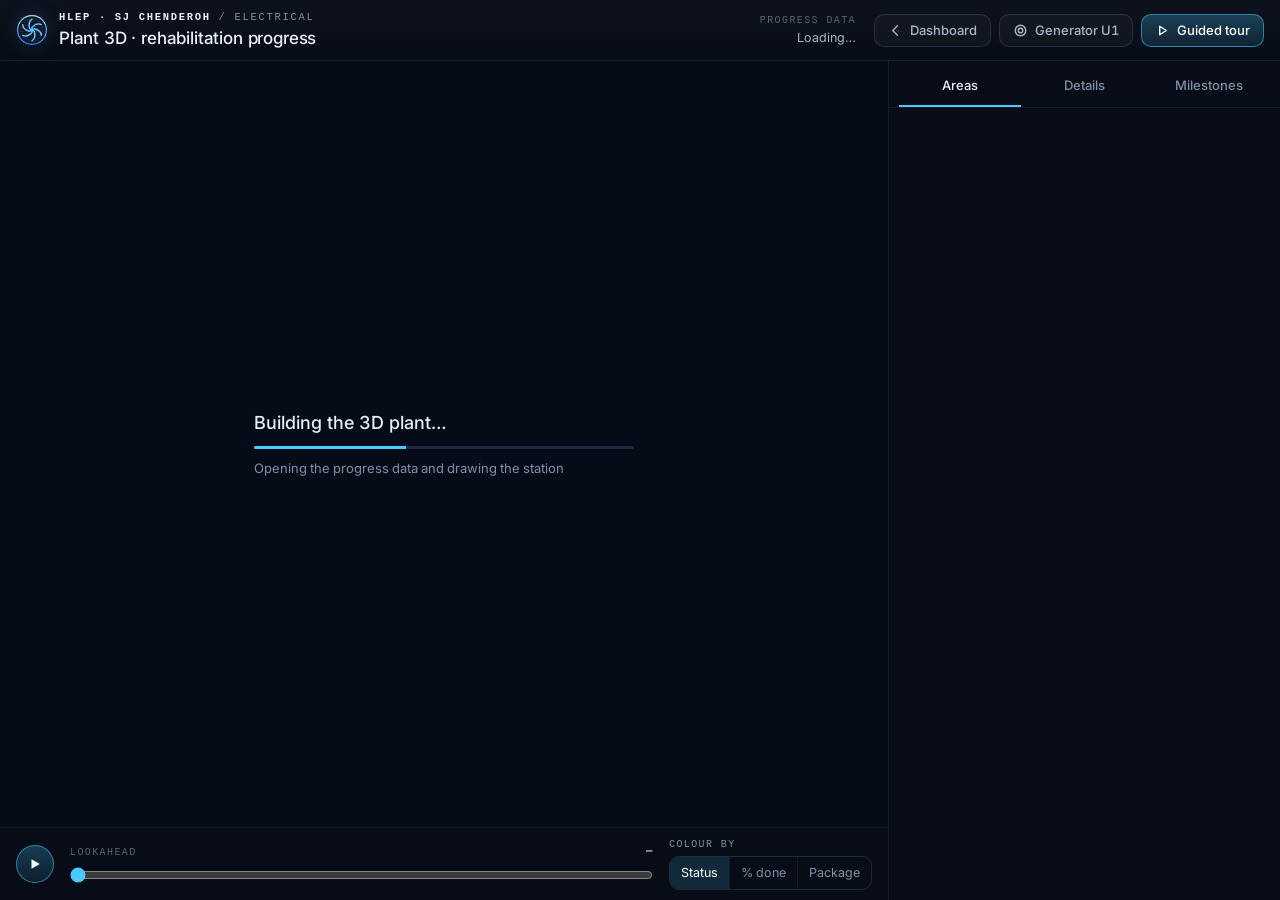
<file: app/plant.html>
<!doctype html>
<html lang="en">
<head>
<meta charset="utf-8">
<meta name="viewport" content="width=device-width,initial-scale=1,viewport-fit=cover">
<meta name="robots" content="noindex,nofollow">
<title>Chenderoh Plant 3D</title>
<link rel="preconnect" href="https://fonts.googleapis.com">
<link rel="preconnect" href="https://fonts.gstatic.com" crossorigin>
<link rel="stylesheet" href="https://fonts.googleapis.com/css2?family=Inter:wght@300;400;500;600;700&display=swap">
<style>
/* The 3D plant page: the whole station as a model, each area coloured by the dashboard's progress data.
   Layout: header; 3D stage with the lookahead timeline under it; side panel (areas, details, milestones).
   Phones: stage on top, timeline, then the panel. Same colours and status words as the dashboard. */
:root {
  color-scheme: dark;
  --bg: #03060c; --panel: #070c16; --panel-2: #0b1322; --panel-3: #0f1a2c;
  --ink: #e9f0f8; --ink-2: #aab7c9; --ink-3: #8090a6; --ink-4: #56657b;
  --line: rgba(136, 176, 255, .10); --line-2: rgba(136, 176, 255, .18); --line-3: rgba(136, 176, 255, .32);
  --cyan: #48c9ff; --mint: #43e0a3; --amber: #ffb547; --orange: #ff8a45; --red: #ff4d6a; --slate: #8492a7;
  --sans: "Inter", ui-sans-serif, system-ui, -apple-system, "Segoe UI", Roboto, sans-serif;
  --mono: ui-monospace, "SF Mono", SFMono-Regular, Menlo, Consolas, "Liberation Mono", monospace;
  --side: 392px;
}
* { box-sizing: border-box; }
html, body { margin: 0; height: 100%; background: var(--bg); color: var(--ink); font: 14px/1.45 var(--sans); -webkit-font-smoothing: antialiased; font-variant-numeric: tabular-nums; }
body { overflow: hidden; }
[hidden] { display: none !important; }
button, input, select { font: inherit; color: inherit; }
button { cursor: pointer; }
:focus-visible { outline: 2px solid var(--cyan); outline-offset: 2px; }
.s-done { --k: var(--mint); } .s-plan { --k: var(--cyan); } .s-late { --k: var(--amber); } .s-site { --k: var(--orange); }
.s-hold { --k: var(--red); } .s-uns { --k: var(--slate); } .s-none { --k: #5d6a7c; }

#app { height: 100%; height: 100dvh; display: grid; grid-template-columns: minmax(0, 1fr) var(--side); grid-template-rows: auto minmax(0, 1fr) auto;
  grid-template-areas: "top top" "stage side" "time side"; }

/* ---------- header */
.top { grid-area: top; display: flex; align-items: center; gap: 12px 18px; padding: 10px 16px; border-bottom: 1px solid var(--line); background: linear-gradient(rgba(255, 255, 255, .025), rgba(255, 255, 255, 0)), var(--panel); min-width: 0; }
.brand { display: flex; align-items: center; gap: 11px; min-width: 0; color: inherit; text-decoration: none; }
.brand svg { width: 32px; height: 32px; flex: none; filter: drop-shadow(0 0 10px rgba(72, 201, 255, .45)); }
.brand-t { display: grid; min-width: 0; }
.eyebrow { font: 10.5px/1.5 var(--mono); letter-spacing: .16em; text-transform: uppercase; color: var(--ink-3); white-space: nowrap; overflow: hidden; text-overflow: ellipsis; }
.eyebrow b { color: var(--ink); font-weight: 600; }
.title { font-size: 17px; font-weight: 500; letter-spacing: -.01em; white-space: nowrap; overflow: hidden; text-overflow: ellipsis; }
.stamp { margin-left: auto; display: grid; justify-items: end; gap: 1px; min-width: 0; }
.stamp .k { font: 10px/1.4 var(--mono); letter-spacing: .14em; text-transform: uppercase; color: var(--ink-4); }
.stamp .v { font-size: 12.5px; color: var(--ink-2); white-space: nowrap; }
.stamp.is-past .v { color: var(--amber); }
.acts { display: flex; align-items: center; gap: 8px; }
.btn { appearance: none; display: inline-flex; align-items: center; gap: 7px; padding: 8px 13px; border-radius: 10px; border: 1px solid var(--line-2); background: rgba(255, 255, 255, .03);
  color: var(--ink-2); font-size: 13px; font-weight: 500; line-height: 1.1; text-decoration: none; white-space: nowrap; }
.btn:hover { color: var(--ink); border-color: var(--line-3); }
.btn svg { width: 15px; height: 15px; flex: none; fill: none; stroke: currentColor; stroke-width: 1.5; stroke-linecap: round; stroke-linejoin: round; }
.btn.primary { border-color: rgba(72, 201, 255, .55); background: linear-gradient(180deg, rgba(72, 201, 255, .26), rgba(72, 201, 255, .12)); color: #fff; }
.btn.primary:hover { border-color: var(--cyan); box-shadow: 0 8px 26px -14px var(--cyan); }
.btn.sm { padding: 6px 10px; font-size: 12.5px; border-radius: 9px; }

/* ---------- stage */
#stage { grid-area: stage; position: relative; min-height: 0; overflow: hidden; background: #050b17; }
#c { display: block; width: 100%; height: 100%; touch-action: none; outline: none; }
#labels { position: absolute; inset: 0; pointer-events: none; overflow: hidden; }
.lbl { position: absolute; left: 0; top: 0; display: inline-flex; align-items: center; gap: 6px; padding: 4px 8px 4px 7px; border-radius: 999px;
  border: 1px solid color-mix(in srgb, var(--k) 50%, transparent); background: rgba(4, 9, 18, .8); -webkit-backdrop-filter: blur(4px); backdrop-filter: blur(4px);
  color: var(--ink); font-size: 11.5px; line-height: 1; white-space: nowrap; pointer-events: auto; cursor: pointer; will-change: transform; transition: opacity .2s; }
.lbl::after { content: ""; position: absolute; left: 50%; top: 100%; width: 1px; height: 9px; background: color-mix(in srgb, var(--k) 70%, transparent); }
.lbl i { width: 7px; height: 7px; border-radius: 50%; background: var(--k); box-shadow: 0 0 8px var(--k); flex: none; }
.lbl b { font: 500 10.5px var(--mono); color: var(--ink-3); }
.lbl:hover { border-color: var(--k); }
.lbl.sel { background: color-mix(in srgb, var(--k) 28%, #050a14); border-color: var(--k); z-index: 2; }
.lbl.sel b { color: var(--ink); }
.lbl.dim { opacity: .4; }
.views { position: absolute; top: 12px; right: 12px; display: flex; gap: 0; max-width: calc(100% - 24px); overflow-x: auto; border: 1px solid var(--line-2); border-radius: 11px;
  background: rgba(4, 9, 18, .82); -webkit-backdrop-filter: blur(6px); backdrop-filter: blur(6px); scrollbar-width: none; }
.views::-webkit-scrollbar { display: none; }
.views button { appearance: none; border: 0; background: none; padding: 7px 11px; font-size: 12.5px; color: var(--ink-3); white-space: nowrap; }
.views button + button { border-left: 1px solid var(--line); }
.views button:hover { color: var(--ink); }
.views button[aria-pressed="true"] { color: #fff; background: rgba(72, 201, 255, .16); }
.overlay-tl { position: absolute; top: 12px; left: 12px; display: grid; gap: 8px; justify-items: start; pointer-events: none; max-width: calc(100% - 24px); }
.legend { pointer-events: auto; border: 1px solid var(--line-2); border-radius: 12px; background: rgba(4, 9, 18, .82); -webkit-backdrop-filter: blur(6px); backdrop-filter: blur(6px); padding: 9px 11px 10px; min-width: 176px; }
.legend-h { display: flex; align-items: center; justify-content: space-between; gap: 10px; font: 10px/1 var(--mono); letter-spacing: .14em; text-transform: uppercase; color: var(--ink-3); }
.legend-h button { appearance: none; border: 0; background: none; color: var(--ink-3); font: inherit; padding: 2px 0; letter-spacing: .1em; }
.legend-h button:hover { color: var(--ink); }
.legend ul { list-style: none; margin: 8px 0 0; padding: 0; display: grid; gap: 5px; }
.legend li { display: grid; grid-template-columns: 10px minmax(0, 1fr) auto; align-items: center; gap: 8px; font-size: 12px; color: var(--ink-2); }
.legend li i { width: 10px; height: 10px; border-radius: 3px; background: var(--k); box-shadow: 0 0 8px color-mix(in srgb, var(--k) 60%, transparent); }
.legend li b { font: 500 11px var(--mono); color: var(--ink-3); }
.legend .ramp { margin-top: 9px; height: 10px; border-radius: 3px; background: linear-gradient(90deg, #6b778a, var(--mint)); }
.legend .ramp-k { display: flex; justify-content: space-between; margin-top: 4px; font: 10.5px var(--mono); color: var(--ink-3); }
.legend.is-closed ul, .legend.is-closed .ramp, .legend.is-closed .ramp-k { display: none; }
.compass { display: inline-flex; align-items: center; gap: 6px; padding: 4px 9px 4px 6px; border-radius: 999px; border: 1px solid var(--line); background: rgba(4, 9, 18, .7);
  font: 10px/1 var(--mono); letter-spacing: .14em; text-transform: uppercase; color: var(--ink-3); }
.compass svg { width: 15px; height: 15px; fill: var(--cyan); transition: transform .08s linear; }
.hint { position: absolute; left: 12px; bottom: 12px; font-size: 11.5px; color: var(--ink-4); pointer-events: none; }
#tip { position: absolute; left: 0; top: 0; pointer-events: none; padding: 6px 9px; border-radius: 8px; background: rgba(4, 9, 18, .92); border: 1px solid var(--line-2); font-size: 12px; white-space: nowrap; transform: translate(14px, 14px); }
#tip b { font-weight: 600; }
#tip span { color: var(--ink-3); }

/* tour card */
#tour { position: absolute; left: 12px; bottom: 12px; width: min(440px, calc(100% - 24px)); padding: 16px 18px 14px; border-radius: 16px; border: 1px solid var(--line-2);
  background: rgba(6, 11, 21, .93); -webkit-backdrop-filter: blur(8px); backdrop-filter: blur(8px); box-shadow: 0 30px 80px rgba(0, 0, 0, .55); display: grid; gap: 10px; z-index: 5; }
#tour .k { font: 10px/1.4 var(--mono); letter-spacing: .16em; text-transform: uppercase; color: var(--cyan); }
#tour h3 { margin: 0; font-size: 18px; font-weight: 500; letter-spacing: -.01em; line-height: 1.25; }
#tour p { margin: 0; color: var(--ink-2); font-size: 13.5px; }
#tour .live { padding: 8px 10px; border-radius: 10px; background: rgba(72, 201, 255, .07); border: 1px solid rgba(72, 201, 255, .18); color: var(--ink); font-size: 13px; }
#tour .row { display: flex; align-items: center; gap: 8px; }
#tour .dots { display: flex; gap: 4px; margin-right: auto; }
#tour .dots i { width: 14px; height: 3px; border-radius: 2px; background: var(--line-3); }
#tour .dots i.on { background: var(--cyan); }

/* loading / errors */
#loading { position: absolute; inset: 0; display: grid; place-items: center; background: #050b17; z-index: 10; }
#loading .box { width: min(380px, 84%); display: grid; gap: 10px; }
#loading .t { font-size: 18px; font-weight: 500; }
#loading .s { color: var(--ink-3); font-size: 13px; }
#loading .bar { height: 3px; border-radius: 2px; background: var(--line-2); overflow: hidden; }
#loading .bar i { display: block; height: 100%; width: 40%; background: var(--cyan); animation: lbar 1.2s ease-in-out infinite; }
@keyframes lbar { 0% { transform: translateX(-100%); } 100% { transform: translateX(260%); } }
#lretry { justify-self: start; }

/* ---------- timeline */
.time { grid-area: time; display: flex; align-items: center; gap: 12px 16px; padding: 10px 16px calc(10px + env(safe-area-inset-bottom, 0px)); border-top: 1px solid var(--line); background: var(--panel); min-width: 0; }
.play { appearance: none; flex: none; width: 38px; height: 38px; border-radius: 50%; border: 1px solid rgba(72, 201, 255, .55); background: linear-gradient(180deg, rgba(72, 201, 255, .26), rgba(72, 201, 255, .1)); color: #fff; display: grid; place-items: center; }
.play svg { width: 14px; height: 14px; fill: currentColor; }
.play:hover { border-color: var(--cyan); }
.tl { flex: 1; min-width: 0; display: grid; gap: 3px; }
.tl-top { display: flex; align-items: baseline; justify-content: space-between; gap: 10px; }
.tl-k { font: 10px/1.4 var(--mono); letter-spacing: .14em; text-transform: uppercase; color: var(--ink-4); }
.tl-v { font-size: 13px; color: var(--ink); white-space: nowrap; overflow: hidden; text-overflow: ellipsis; }
.tl-v.is-past { color: var(--amber); }
.tl input[type="range"] { width: 100%; margin: 4px 0 0; accent-color: var(--cyan); }
.tl-ends { display: flex; justify-content: space-between; font: 10.5px var(--mono); color: var(--ink-4); }
.seg { display: inline-flex; flex: none; border: 1px solid var(--line-2); border-radius: 10px; overflow: hidden; }
.seg button { appearance: none; border: 0; background: none; padding: 7px 11px; font-size: 12.5px; color: var(--ink-3); white-space: nowrap; }
.seg button + button { border-left: 1px solid var(--line); }
.seg button:hover { color: var(--ink); }
.seg button[aria-pressed="true"] { background: rgba(72, 201, 255, .16); color: #fff; }
.time-k { display: grid; gap: 4px; flex: none; }

/* ---------- side panel */
#side { grid-area: side; display: flex; flex-direction: column; min-height: 0; border-left: 1px solid var(--line); background: var(--panel); }
.tabs { display: flex; gap: 2px; padding: 4px 10px 0; border-bottom: 1px solid var(--line); flex: none; }
.tabs button { flex: 1; appearance: none; border: 0; background: none; padding: 11px 6px 10px; font-size: 13px; font-weight: 500; color: var(--ink-3); border-bottom: 2px solid transparent; }
.tabs button:hover { color: var(--ink-2); }
.tabs button[aria-selected="true"] { color: var(--ink); border-bottom-color: var(--cyan); }
.pane { flex: 1; min-height: 0; overflow-y: auto; overscroll-behavior: contain; }
.pad { padding: 16px 16px 18px; display: grid; gap: 14px; }
.k { font: 10px/1.4 var(--mono); letter-spacing: .14em; text-transform: uppercase; color: var(--ink-3); }
.h2 { margin: 0; font-size: 21px; font-weight: 500; letter-spacing: -.015em; line-height: 1.2; text-wrap: balance; }
.muted { color: var(--ink-3); }
.p { margin: 0; color: var(--ink-2); font-size: 13.5px; max-width: 62ch; }
.pill { display: inline-flex; align-items: center; gap: 7px; padding: 4px 10px 4px 8px; border-radius: 999px; border: 1px solid color-mix(in srgb, var(--k) 45%, transparent);
  background: color-mix(in srgb, var(--k) 12%, transparent); font-size: 12.5px; white-space: nowrap; }
.pill i { width: 7px; height: 7px; border-radius: 50%; background: var(--k); box-shadow: 0 0 8px var(--k); }
.chips { display: flex; flex-wrap: wrap; gap: 6px; }
.bar { display: flex; height: 8px; border-radius: 4px; overflow: hidden; background: rgba(255, 255, 255, .06); }
.bar i { display: block; height: 100%; background: var(--k); }
.bar i + i { box-shadow: -1px 0 0 rgba(3, 6, 12, .9); }
.bar.thin { height: 5px; border-radius: 3px; }
.stat-row { display: grid; grid-template-columns: repeat(4, minmax(0, 1fr)); gap: 1px; border: 1px solid var(--line); border-radius: 12px; overflow: hidden; background: var(--line); }
.stat-row div { background: var(--panel-2); padding: 9px 10px 8px; display: grid; gap: 1px; }
.stat-row b { font-size: 18px; font-weight: 500; letter-spacing: -.01em; }
.stat-row span { font-size: 11px; color: var(--ink-3); }
.stat-row .s-late b { color: var(--amber); } .stat-row .s-hold b { color: var(--red); } .stat-row .s-done b { color: var(--mint); } .stat-row .s-plan b { color: var(--cyan); }
.filters { display: flex; gap: 6px; flex-wrap: wrap; }
.filters button { appearance: none; border: 1px solid var(--line-2); background: rgba(255, 255, 255, .02); color: var(--ink-3); border-radius: 999px; padding: 5px 11px; font-size: 12px; }
.filters button[aria-pressed="true"] { border-color: rgba(72, 201, 255, .55); background: rgba(72, 201, 255, .14); color: #fff; }
.grp { margin: 0; padding: 14px 16px 6px; font: 10px/1.4 var(--mono); letter-spacing: .16em; text-transform: uppercase; color: var(--ink-4); }
.arow { appearance: none; width: 100%; display: grid; grid-template-columns: 10px minmax(0, 1fr) auto; gap: 4px 10px; align-items: center; padding: 9px 16px; border: 0; border-top: 1px solid var(--line);
  background: none; text-align: left; }
.arow:hover { background: rgba(255, 255, 255, .03); }
.arow[aria-current="true"] { background: rgba(72, 201, 255, .08); box-shadow: inset 2px 0 0 var(--cyan); }
.arow > i { width: 9px; height: 9px; border-radius: 50%; background: var(--k); box-shadow: 0 0 8px color-mix(in srgb, var(--k) 70%, transparent); }
.arow .n { font-size: 13.5px; min-width: 0; overflow: hidden; text-overflow: ellipsis; white-space: nowrap; }
.arow .v { font: 500 12px var(--mono); color: var(--ink-2); }
.arow .bar { grid-column: 2 / 4; }
.arow .m { grid-column: 2 / 4; font-size: 11.5px; color: var(--ink-3); }
.sec-h { display: flex; align-items: baseline; justify-content: space-between; gap: 10px; margin: 2px 0 -4px; }
.sec-h h3 { margin: 0; font-size: 13px; font-weight: 600; letter-spacing: .01em; }
.sec-h span { font: 11px var(--mono); color: var(--ink-3); }
.alist { border: 1px solid var(--line); border-radius: 12px; overflow: hidden; background: var(--panel-2); }
.act { display: grid; grid-template-columns: 9px minmax(0, 1fr); gap: 3px 10px; padding: 9px 12px; color: inherit; text-decoration: none; }
.act + .act { border-top: 1px solid var(--line); }
.act:hover { background: rgba(255, 255, 255, .035); }
.act > i { width: 8px; height: 8px; border-radius: 50%; margin-top: 5px; background: var(--k); box-shadow: 0 0 7px color-mix(in srgb, var(--k) 70%, transparent); }
.act .n { font-size: 13px; line-height: 1.35; }
.act .n small { color: var(--ink-3); font-family: var(--mono); font-size: 11px; margin-left: 4px; }
.act .m { grid-column: 2; font-size: 11.5px; color: var(--ink-3); }
.act .m b { font-weight: 500; color: var(--k); }
.act .note { grid-column: 2; font-size: 11.5px; color: var(--ink-2); font-style: italic; }
.more { appearance: none; width: 100%; border: 0; border-top: 1px solid var(--line); background: none; padding: 9px 12px; color: var(--cyan); font-size: 12.5px; text-align: left; }
.more:hover { background: rgba(72, 201, 255, .06); }
.links { display: flex; flex-wrap: wrap; gap: 6px; }
.links button { appearance: none; border: 1px solid var(--line-2); background: rgba(255, 255, 255, .02); border-radius: 999px; padding: 5px 11px 5px 9px; font-size: 12.5px; color: var(--ink-2); display: inline-flex; gap: 7px; align-items: center; }
.links button i { width: 7px; height: 7px; border-radius: 50%; background: var(--k); }
.links button:hover { color: var(--ink); border-color: var(--line-3); }
.note-box { padding: 10px 12px; border-radius: 10px; border: 1px dashed var(--line-3); color: var(--ink-3); font-size: 12.5px; }
.empty-art { display: grid; gap: 10px; }
.empty-art ol { margin: 0; padding-left: 18px; color: var(--ink-2); font-size: 13px; display: grid; gap: 4px; }

/* milestones */
.mrow { appearance: none; width: 100%; display: grid; grid-template-columns: minmax(0, 1fr) 128px; gap: 3px 12px; align-items: center; padding: 10px 16px; border: 0; border-top: 1px solid var(--line); background: none; text-align: left; }
.mrow:hover { background: rgba(255, 255, 255, .03); }
.mrow[aria-current="true"] { background: rgba(72, 201, 255, .08); box-shadow: inset 2px 0 0 var(--cyan); }
.mrow .n { display: flex; align-items: center; gap: 8px; font-size: 13px; min-width: 0; }
.mrow .n i { width: 8px; height: 8px; border-radius: 50%; flex: none; background: var(--k); }
.mrow .n span { overflow: hidden; text-overflow: ellipsis; white-space: nowrap; }
.mrow .d { grid-column: 1; font-size: 11.5px; color: var(--ink-3); }
.mrow svg { grid-row: 1 / 3; grid-column: 2; width: 128px; height: 34px; overflow: visible; }
.spark-a { fill: color-mix(in srgb, var(--k) 18%, transparent); }
.spark-l { fill: none; stroke: var(--k); stroke-width: 1.5; vector-effect: non-scaling-stroke; }
.spark-g { stroke: var(--line-2); stroke-width: 1; vector-effect: non-scaling-stroke; }
.spark-now { stroke: var(--ink-2); stroke-width: 1; stroke-dasharray: 2 2; vector-effect: non-scaling-stroke; }
.spark-dot { fill: var(--k); }
.mhead { display: grid; gap: 6px; }
.mhead .p { font-size: 12.5px; }
.sk { height: 12px; border-radius: 4px; background: rgba(255, 255, 255, .06); }

/* ---------- phones and small tablets */
.only-narrow { display: none; }
@media (max-width: 1180px) { :root { --side: 352px; } .stamp { display: none; } }
@media (max-width: 980px) {
  body { overflow: hidden; }
  #app { grid-template-columns: minmax(0, 1fr); grid-template-rows: auto minmax(250px, 47dvh) auto minmax(0, 1fr); grid-template-areas: "top" "stage" "time" "side"; }
  #side { border-left: 0; border-top: 1px solid var(--line); }
  .top { padding: 8px 12px; gap: 10px; }
  .brand svg { width: 28px; height: 28px; }
  .title { font-size: 15px; }
  .eyebrow { font-size: 9.5px; letter-spacing: .12em; }
  .acts .btn { padding: 7px 9px; }
  .acts .btn .wide { display: none; }
  .hint { display: none; }
  .views { top: 8px; right: 8px; left: 8px; max-width: none; }
  .overlay-tl { top: 50px; left: 8px; }
  .legend { min-width: 0; padding: 7px 9px 8px; }
  .time { padding: 8px 12px; gap: 10px; flex-wrap: wrap; }
  .tl { flex: 1 1 200px; }
  .time-k { flex: 1 1 100%; order: 3; }
  .time-k .k { display: none; }
  .seg { width: 100%; } .seg button { flex: 1; }
  .title .wide { display: none; }
  #tour { position: fixed; left: 8px; right: 8px; bottom: calc(8px + env(safe-area-inset-bottom, 0px)); width: auto; max-height: 46dvh; overflow-y: auto; padding: 13px 14px 12px; }
  #tour h3 { font-size: 16px; }
  #tour p { font-size: 13px; }
  .only-narrow { display: initial; }
}
@media (max-width: 420px) { .eyebrow { display: none; } }
@media (prefers-reduced-motion: reduce) { * { transition: none !important; animation: none !important; } }
</style>
</head>
<body>
<div id="app">
  <header class="top">
    <a class="brand" href="../" title="Back to the dashboard">
      <svg viewBox="-20 -20 40 40" aria-hidden="true"><defs><linearGradient id="lg" x1="0" y1="-20" x2="0" y2="20" gradientUnits="userSpaceOnUse"><stop offset="0" stop-color="#a6e6ff"/><stop offset="1" stop-color="#2f80ff"/></linearGradient></defs><circle r="18" fill="none" stroke="url(#lg)" stroke-width="1.4"/><circle r="13.5" fill="none" stroke="rgba(72,201,255,.4)" stroke-width="1" stroke-dasharray="1.4 2.6"/><g fill="none" stroke="url(#lg)" stroke-width="1.8" stroke-linecap="round"><path d="M0 -3.2C3.5 -7 8 -8.6 11.6 -6.8"/><path d="M0 -3.2C3.5 -7 8 -8.6 11.6 -6.8" transform="rotate(60)"/><path d="M0 -3.2C3.5 -7 8 -8.6 11.6 -6.8" transform="rotate(120)"/><path d="M0 -3.2C3.5 -7 8 -8.6 11.6 -6.8" transform="rotate(180)"/><path d="M0 -3.2C3.5 -7 8 -8.6 11.6 -6.8" transform="rotate(240)"/><path d="M0 -3.2C3.5 -7 8 -8.6 11.6 -6.8" transform="rotate(300)"/></g><circle r="2.6" fill="#48c9ff"/></svg>
      <span class="brand-t"><span class="eyebrow"><b>HLEP · SJ Chenderoh</b> / Electrical</span><span class="title">Plant 3D<span class="wide"> · rehabilitation progress</span></span></span>
    </a>
    <div class="stamp" id="stamp"><span class="k">Progress data</span><span class="v" id="stampV">Loading…</span></div>
    <nav class="acts" aria-label="Pages">
      <a class="btn" href="../" title="Back to the dashboard"><svg viewBox="0 0 16 16" aria-hidden="true"><path d="M10 3 5 8l5 5"/></svg><span>Dashboard</span></a>
      <a class="btn" href="../generator/" title="The Generator U1 3D model"><svg viewBox="0 0 16 16" aria-hidden="true"><circle cx="8" cy="8" r="5.6"/><circle cx="8" cy="8" r="2.4"/></svg><span class="wide">Generator U1</span><span class="only-narrow">U1</span></a>
      <button class="btn primary" id="btnTour" type="button"><svg viewBox="0 0 16 16" aria-hidden="true"><path d="M5 3.5v9l7-4.5z"/></svg><span class="wide">Guided tour</span><span class="only-narrow">Tour</span></button>
    </nav>
  </header>

  <main id="stage">
    <canvas id="c" aria-label="3D model of SJ Chenderoh hydro station, coloured by progress" tabindex="0"></canvas>
    <div id="labels"></div>
    <div class="views" id="views" role="toolbar" aria-label="Camera views"></div>
    <div class="overlay-tl">
      <div class="legend" id="legend" aria-label="Colour key"></div>
      <div class="compass" id="compass" title="The arrow points upstream, into Chenderoh Lake"><svg viewBox="0 0 16 16" aria-hidden="true"><path d="M8 1 13 14 8 10.8 3 14z"/></svg><span>Upstream</span></div>
    </div>
    <div class="hint" id="hint">Drag to rotate · right-drag or two fingers to pan · scroll to zoom · tap an area</div>
    <div id="tip" hidden></div>
    <section id="tour" hidden aria-live="polite" aria-label="Guided tour"></section>
    <div id="loading" role="status" aria-live="polite"><div class="box">
      <span class="t" id="lt">Building the 3D plant…</span>
      <div class="bar" id="lbarw"><i></i></div>
      <span class="s" id="lmsg">Opening the progress data and drawing the station</span>
      <button class="btn primary" id="lretry" type="button" hidden>Retry</button>
    </div></div>
  </main>

  <footer class="time" aria-label="Lookahead timeline">
    <button class="play" id="play" type="button" aria-label="Play the lookaheads from the start" title="Play through the lookaheads"><svg viewBox="0 0 16 16" aria-hidden="true" id="playIcon"><path d="M4 2.5v11l9.5-5.5z"/></svg></button>
    <div class="tl">
      <div class="tl-top"><span class="tl-k">Lookahead</span><span class="tl-v" id="wkLabel">–</span></div>
      <input type="range" id="wk" min="0" max="0" value="0" step="1" aria-label="Lookahead week to show">
      <div class="tl-ends"><span id="wkFirst"></span><span id="wkLast"></span></div>
    </div>
    <div class="time-k"><span class="k">Colour by</span>
      <div class="seg" id="colorBy" role="group" aria-label="Colour the areas by">
        <button type="button" data-mode="status" aria-pressed="true">Status</button>
        <button type="button" data-mode="progress" aria-pressed="false">% done</button>
        <button type="button" data-mode="package" aria-pressed="false">Package</button>
      </div>
    </div>
  </footer>

  <aside id="side" aria-label="Areas and progress">
    <div class="tabs" role="tablist">
      <button type="button" role="tab" id="tabAreas" aria-selected="true" aria-controls="paneAreas">Areas</button>
      <button type="button" role="tab" id="tabInfo" aria-selected="false" aria-controls="paneInfo">Details</button>
      <button type="button" role="tab" id="tabMiles" aria-selected="false" aria-controls="paneMiles">Milestones</button>
    </div>
    <div class="pane" id="paneAreas" role="tabpanel" aria-labelledby="tabAreas"></div>
    <div class="pane" id="paneInfo" role="tabpanel" aria-labelledby="tabInfo" hidden></div>
    <div class="pane" id="paneMiles" role="tabpanel" aria-labelledby="tabMiles" hidden></div>
  </aside>
</div>

<script>
/* Start-up guard: reports only failures that stop the viewer, says what happened, and offers Retry. */
(function () {
  var B = window.__viewer = { started: false, ready: false, failed: false, errors: [] };
  var el = function (id) { return document.getElementById(id); };
  B.overlay = function (title, detail, opts) {
    opts = opts || {};
    el('loading').hidden = false; el('lt').textContent = title; el('lmsg').textContent = detail;
    el('lretry').hidden = !opts.retry; el('lbarw').hidden = !opts.progress;
  };
  B.hide = function () { el('loading').hidden = true; };
  B.fail = function (title, detail) { if (B.ready) return; B.failed = true; B.overlay(title, detail, { retry: true }); };
  B.start = function () { B.started = true; };
  B.done = function () { B.ready = true; B.hide(); };
  el('lretry').addEventListener('click', function () { location.reload(); });
  var OLD = 'This browser is too old for the 3D plant';
  var OLD_MSG = 'Open the page in a current version of Chrome, Edge, Firefox, or Safari 16.4 or later.';
  if (window.HTMLScriptElement && typeof HTMLScriptElement.supports === 'function' && !HTMLScriptElement.supports('importmap')) B.fail(OLD, OLD_MSG);
  window.addEventListener('error', function (e) {
    if (B.ready || B.failed) return;
    var t = e && e.target;
    if (t && t !== window) {
      if (t.tagName === 'SCRIPT' && (!t.src || t.src.indexOf('/vendor/three/') >= 0)) B.fail('The 3D engine could not be downloaded', 'The page gets its 3D engine (three.js) from this website. Check the internet connection, then tap Retry.');
      return;
    }
    var msg = String((e && e.message) || '');
    if (/ResizeObserver loop/i.test(msg)) return;
    if (/module specifier|does not resolve|import ?map/i.test(msg)) { B.fail(OLD, OLD_MSG + ' (' + msg + ')'); return; }
    if (!B.started) B.errors.push(msg);
  }, true);
  setTimeout(function () { if (!B.started && !B.failed && B.errors.length) B.overlay('The 3D plant could not start', B.errors[B.errors.length - 1] + ' Tap Retry to try again.', { retry: true }); }, 8000);
  setTimeout(function () { if (!B.started && !B.failed) B.overlay('The 3D engine is taking a long time to download', 'It has not arrived after 30 seconds. Keep waiting, or tap Retry.', { retry: true, progress: true }); }, 30000);
})();
</script>
<script>/*__MODEL__*/</script>
<script>/*__DATASETS__*/</script>
<script>/*__PLANTMAP__*/</script>
<script type="importmap">
{ "imports": { "three": "../vendor/three/build/three.module.min.js",
               "three/addons/": "../vendor/three/examples/jsm/" } }
</script>
<script type="module">/*__PLANT3D__*/</script>
</body>
</html>
</file>
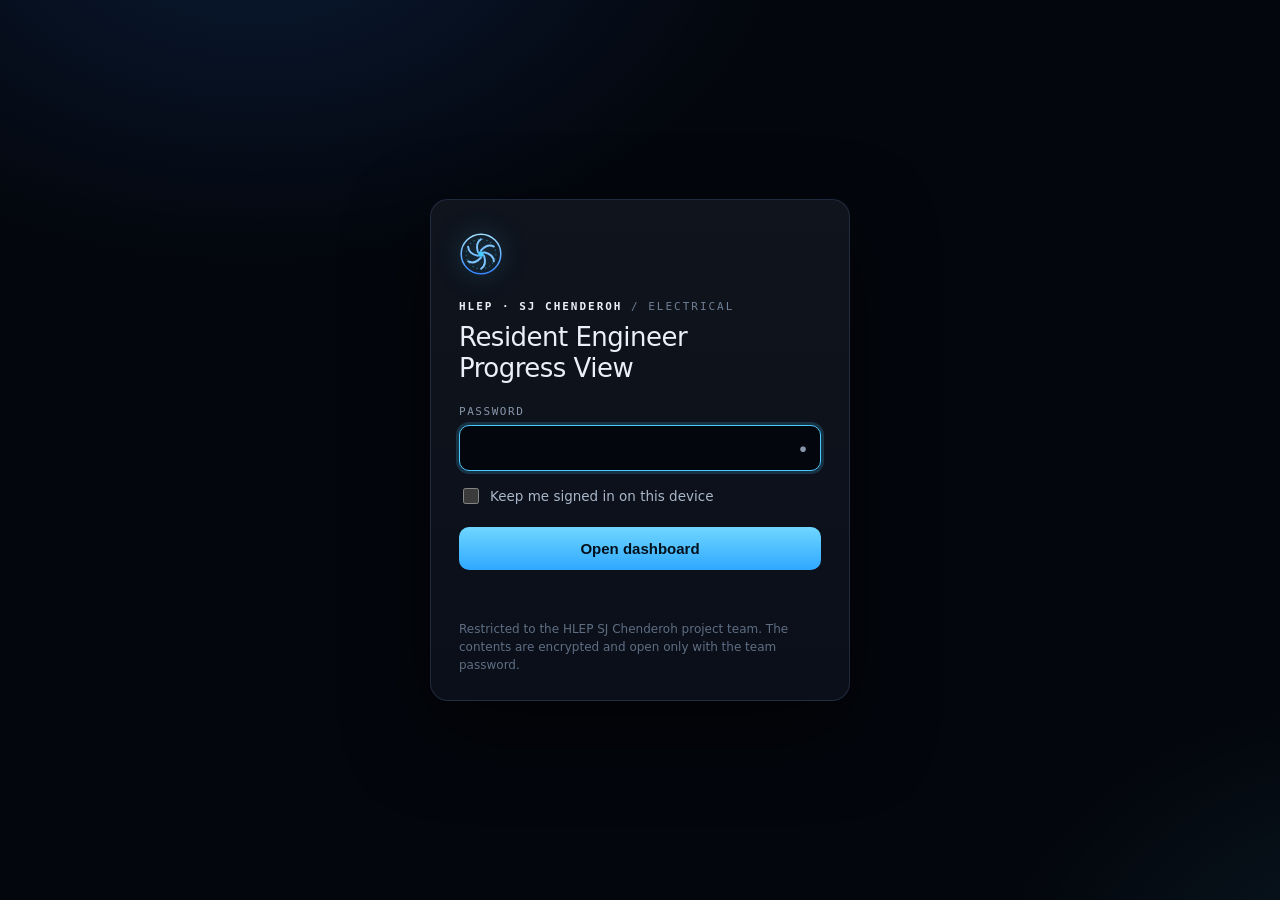
<file: tools/login-shell.html>
<!doctype html>
<html lang="en">
<head>
<meta charset="utf-8">
<meta name="viewport" content="width=device-width,initial-scale=1,viewport-fit=cover">
<meta name="robots" content="noindex,nofollow">
<title>Electrical Dashboard · Locked</title>
<style>
  :root { color-scheme: dark; }
  * { box-sizing: border-box; }
  html, body { margin: 0; min-height: 100%; background: #03060c; color: #e9f0f8; font-family: ui-sans-serif, system-ui, -apple-system, "Segoe UI", Roboto, sans-serif; -webkit-font-smoothing: antialiased; }
  body { min-height: 100vh; display: grid; place-items: center; padding: 24px 16px;
    background: radial-gradient(900px 600px at 20% -10%, rgba(47, 128, 255, .16), transparent 60%), radial-gradient(700px 500px at 110% 110%, rgba(72, 201, 255, .10), transparent 60%), #03060c; }
  .card { width: min(420px, 100%); padding: 32px 28px 26px; border-radius: 18px; border: 1px solid rgba(136, 176, 255, .16); background: linear-gradient(rgba(255,255,255,.03), rgba(255,255,255,.01)), #070c16; box-shadow: 0 30px 80px rgba(0, 0, 0, .5); }
  .logo { width: 44px; height: 44px; filter: drop-shadow(0 0 12px rgba(72, 201, 255, .5)); }
  .eyebrow { margin: 18px 0 6px; font: 11px/1.6 ui-monospace, "SF Mono", Menlo, Consolas, monospace; letter-spacing: .18em; text-transform: uppercase; color: #6f7f95; }
  .eyebrow b { color: #e9f0f8; font-weight: 600; }
  h1 { margin: 0 0 22px; font-size: 26px; font-weight: 300; letter-spacing: -.02em; line-height: 1.2; }
  label { display: block; font: 11px/1 ui-monospace, Menlo, monospace; letter-spacing: .14em; text-transform: uppercase; color: #8796ab; margin-bottom: 8px; }
  .pw { position: relative; }
  input[type="password"], input[type="text"] { width: 100%; padding: 13px 44px 13px 14px; font-size: 16px; color: #e9f0f8; background: #03060c; border: 1px solid rgba(136, 176, 255, .22); border-radius: 10px; outline: none; }
  input:focus { border-color: #48c9ff; box-shadow: 0 0 0 3px rgba(72, 201, 255, .18); }
  .eye { position: absolute; right: 6px; top: 50%; transform: translateY(-50%); appearance: none; border: 0; background: none; color: #8796ab; cursor: pointer; padding: 8px; }
  .row { display: flex; align-items: center; gap: 8px; margin: 14px 0 20px; font-size: 13.5px; color: #aab7c9; }
  .row input { width: 16px; height: 16px; accent-color: #48c9ff; }
  button.go { width: 100%; appearance: none; border: 0; border-radius: 10px; padding: 13px; font-size: 15px; font-weight: 600; color: #03111c; background: linear-gradient(180deg, #6fd6ff, #2fa8ff); cursor: pointer; }
  button.go:disabled { opacity: .6; cursor: progress; }
  .msg { min-height: 20px; margin: 12px 0 0; font-size: 13.5px; color: #ff8f8f; }
  .foot { margin: 18px 0 0; font-size: 12px; color: #5f6e83; line-height: 1.5; }
  .boot { display: none; text-align: center; color: #8796ab; font: 12px ui-monospace, Menlo, monospace; letter-spacing: .14em; text-transform: uppercase; }
  .booting .card { display: none; } .booting .boot { display: block; }
</style>
</head>
<body>
<form class="card" id="f" autocomplete="on">
  <svg class="logo" viewBox="-20 -20 40 40" aria-hidden="true"><defs><linearGradient id="g" x1="0" y1="-20" x2="0" y2="20" gradientUnits="userSpaceOnUse"><stop offset="0" stop-color="#a6e6ff"/><stop offset="1" stop-color="#2f80ff"/></linearGradient></defs><circle r="18" fill="none" stroke="url(#g)" stroke-width="1.4"/><circle r="13.5" fill="none" stroke="rgba(72,201,255,.4)" stroke-width="1" stroke-dasharray="1.4 2.6"/><g fill="none" stroke="url(#g)" stroke-width="1.8" stroke-linecap="round"><path d="M0 -3.2C3.5 -7 8 -8.6 11.6 -6.8"/><path d="M0 -3.2C3.5 -7 8 -8.6 11.6 -6.8" transform="rotate(60)"/><path d="M0 -3.2C3.5 -7 8 -8.6 11.6 -6.8" transform="rotate(120)"/><path d="M0 -3.2C3.5 -7 8 -8.6 11.6 -6.8" transform="rotate(180)"/><path d="M0 -3.2C3.5 -7 8 -8.6 11.6 -6.8" transform="rotate(240)"/><path d="M0 -3.2C3.5 -7 8 -8.6 11.6 -6.8" transform="rotate(300)"/></g><circle r="2.6" fill="#48c9ff"/></svg>
  <p class="eyebrow"><b>HLEP · SJ Chenderoh</b> / Electrical</p>
  <h1>Resident Engineer<br>Progress View</h1>
  <input type="text" name="username" value="cend-dashboard" autocomplete="username" hidden>
  <label for="pw">Password</label>
  <div class="pw"><input id="pw" type="password" autocomplete="current-password" required autofocus><button class="eye" type="button" id="eye" aria-label="Show password">●</button></div>
  <div class="row"><input type="checkbox" id="remember"><label for="remember" style="all:unset;cursor:pointer">Keep me signed in on this device</label></div>
  <button class="go" id="go" type="submit">Open dashboard</button>
  <p class="msg" id="msg" role="alert"></p>
  <p class="foot">Restricted to the HLEP SJ Chenderoh project team. The contents are encrypted and open only with the team password.</p>
</form>
<div class="boot" id="boot">Decrypting…</div>
<script id="cend-box" type="application/json">/*__BOX__*/</script>
<script>
(() => {
  const BOX = JSON.parse(document.getElementById('cend-box').textContent);
  const te = new TextEncoder(), td = new TextDecoder();
  const b64 = (s) => Uint8Array.from(atob(s), (c) => c.charCodeAt(0));
  const toB64 = (u) => btoa(String.fromCharCode(...u));
  const $ = (id) => document.getElementById(id);
  async function unwrap(pw) {
    const base = await crypto.subtle.importKey('raw', te.encode(pw), 'PBKDF2', false, ['deriveKey']);
    const kek = await crypto.subtle.deriveKey({ name: 'PBKDF2', salt: b64(BOX.salt), iterations: BOX.iter, hash: 'SHA-256' }, base, { name: 'AES-GCM', length: 256 }, false, ['decrypt']);
    return new Uint8Array(await crypto.subtle.decrypt({ name: 'AES-GCM', iv: b64(BOX.wrapIv) }, kek, b64(BOX.wrapped)));
  }
  async function open(raw) {
    const key = await crypto.subtle.importKey('raw', raw, 'AES-GCM', false, ['decrypt']);
    const gz = await crypto.subtle.decrypt({ name: 'AES-GCM', iv: b64(BOX.iv) }, key, b64(BOX.ct));
    const html = await new Response(new Blob([gz]).stream().pipeThrough(new DecompressionStream('gzip'))).text();
    document.open(); document.write(html); document.close();
  }
  const store = (raw, keep) => { try { (keep ? localStorage : sessionStorage).setItem('cend-key', toB64(raw)); } catch (e) { /* ignore */ } };
  const saved = () => { try { return localStorage.getItem('cend-key') || sessionStorage.getItem('cend-key'); } catch (e) { return null; } };
  const forget = () => { try { localStorage.removeItem('cend-key'); sessionStorage.removeItem('cend-key'); } catch (e) { /* ignore */ } };
  if (!window.crypto || !crypto.subtle || !window.DecompressionStream) { $('msg').textContent = 'This browser is too old to open the dashboard. Please use a current Chrome, Edge, Safari or Firefox.'; $('go').disabled = true; return; }
  const s = saved();
  if (s) { document.body.classList.add('booting'); open(b64(s)).catch(() => { forget(); document.body.classList.remove('booting'); }); }
  $('eye').addEventListener('click', () => { const p = $('pw'); p.type = p.type === 'password' ? 'text' : 'password'; });
  $('f').addEventListener('submit', async (e) => {
    e.preventDefault();
    const pw = $('pw').value; if (!pw) return;
    $('go').disabled = true; $('msg').textContent = ''; $('go').textContent = 'Checking…';
    let raw;
    try { raw = await unwrap(pw); } catch (err) { $('msg').textContent = 'Wrong password. Please try again.'; $('go').disabled = false; $('go').textContent = 'Open dashboard'; $('pw').select(); return; }
    store(raw, $('remember').checked);
    document.body.classList.add('booting');
    try { await open(raw); } catch (err) { forget(); document.body.classList.remove('booting'); $('msg').textContent = 'The dashboard could not be opened. Reload the page and try again.'; $('go').disabled = false; $('go').textContent = 'Open dashboard'; }
  });
})();
</script>
</body>
</html>
</file>
